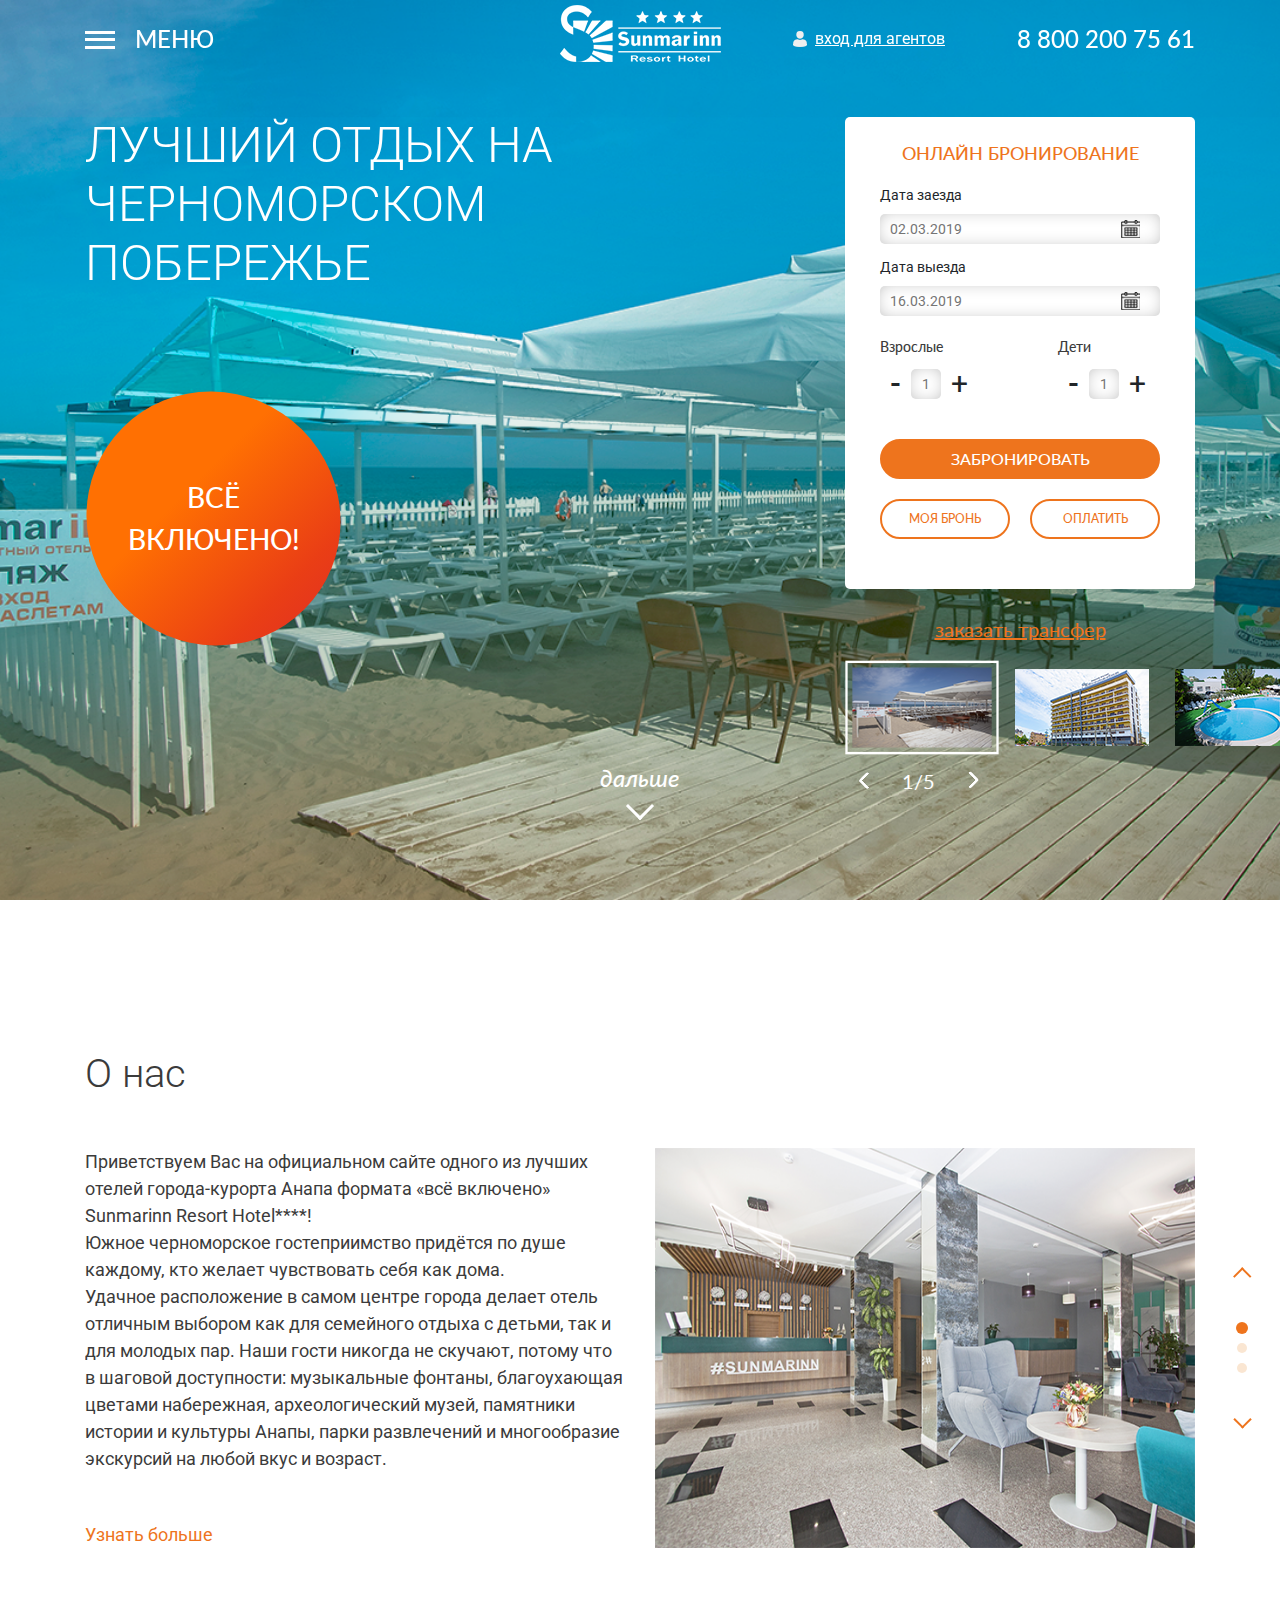
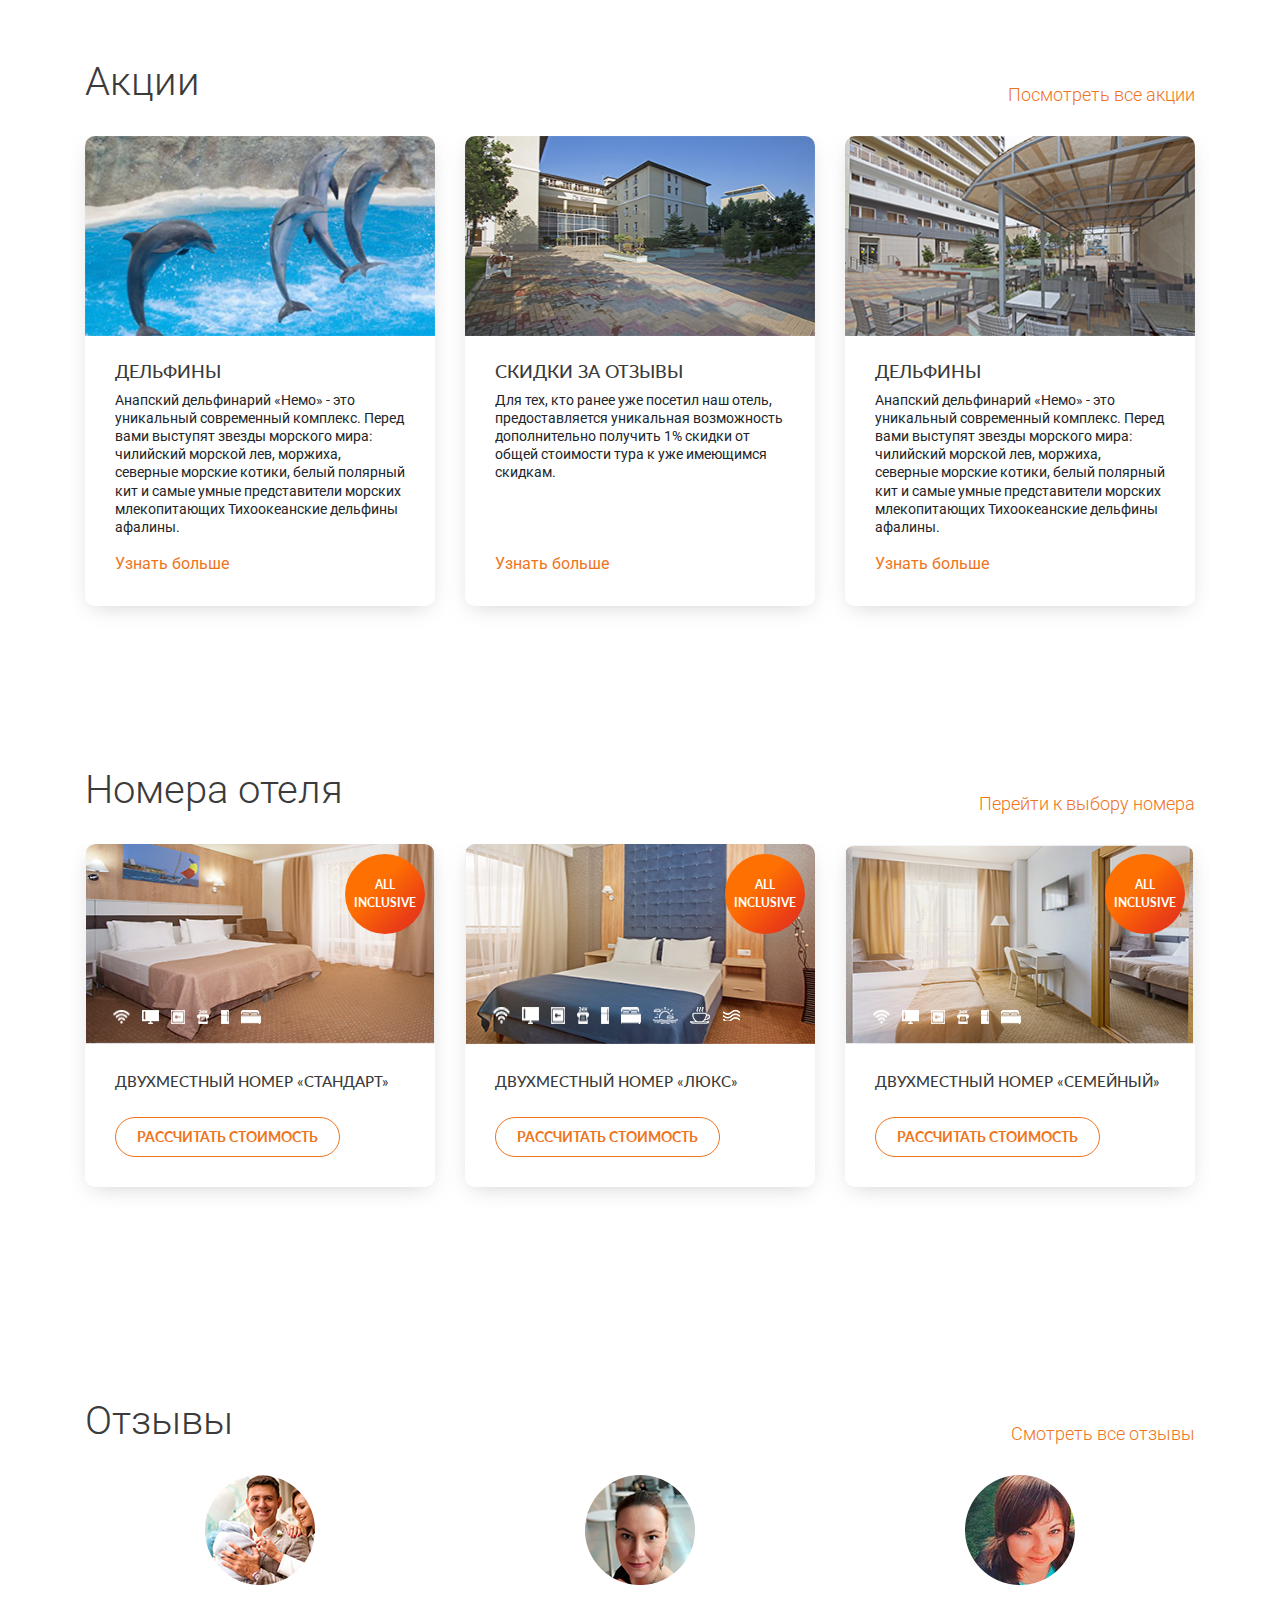
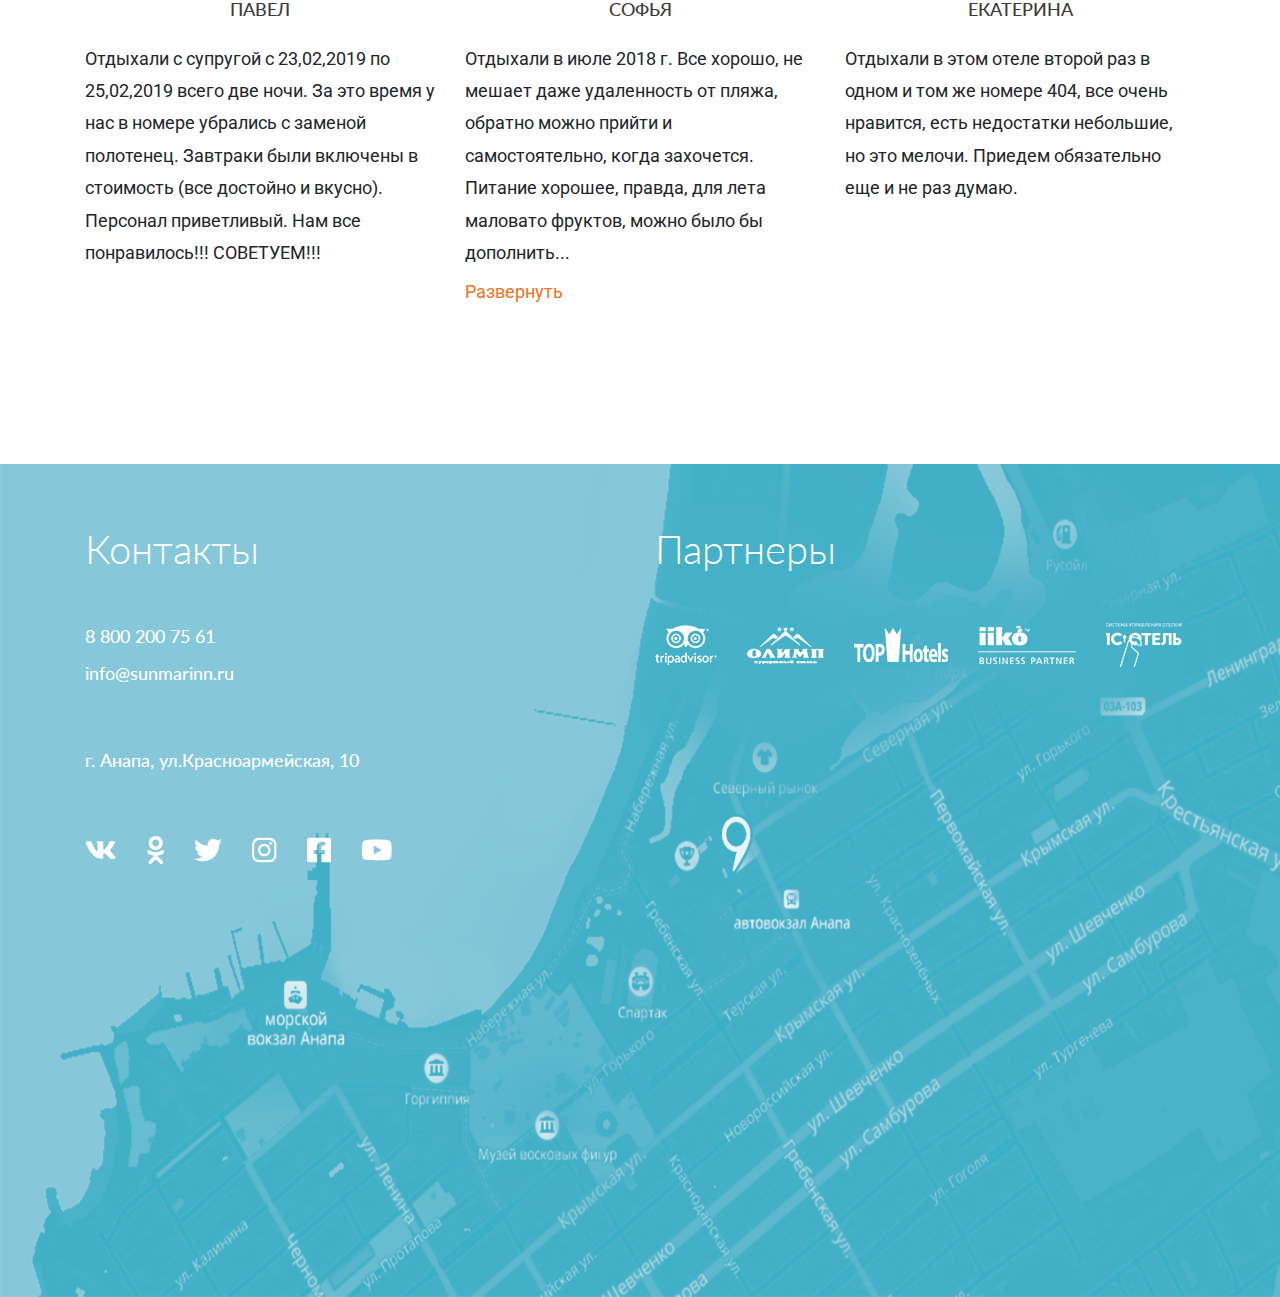
<file: index.html>
<!DOCTYPE html>
<html lang="en">
<head>
    <meta charset="UTF-8">
    <meta name="viewport" content="width=device-width, initial-scale=1.0">
    <meta name="description" content="Sunmarinn, Отлель">
    <title>Sunmarinn</title>
    <!-- <link rel="shortcut icon" href="favicon.ico" type="image/x-icon"> -->
    <link rel="stylesheet" href="css/style.css">
</head>
<body>
    <header class="header">
        <div class="header-container">
            <div class="container">
                <section class="header__top row">
                    <div class="header__btns col-lg-5 col-md-4 col-2">
                        <div class="header__menu_open">
                            <div class="header__menu_btn">
                                <span></span>
                            </div>
                            <div class="header__menu_text">МЕНЮ</div>
                        </div>
                        <div class="header__menu_close">
                            <div class="close-btn">×</div>
                        </div>
                    </div>
                    <div class="header__top_right col-lg-7 col-md-8 col-10">
                        <div class="header__logo">
                            <img class="header-logo-white" src="./assets/header/logo.png" alt="logo">
                            <img class="header-logo-orange" src="./assets/header/logo-orange.png" alt="logo">
                        </div>
                        <div class="header__enter">
                            <img class="enter__img_white" src="./assets/header/user.png" alt="user-icon">
                            <img class="enter__img_orange" src="./assets/header/user-orange.png" alt="user-icon">
                            <span class="enter__text">вход для агентов</span>
                        </div>
                        <div class="header__phone"><a href="tel:88002007561">8 800 200 75 61</a></div>
                    </div>
                </section>
                <section class="header__menu row">
                    <div class="menu__left col-lg-7 col-md-6">
                        <div class="row">
                            <div class="col-lg-4 col-md-12">
                                <ul class="menu__list">
                                    <h3 class="list__title"><a href="./pages/about.html">Об отеле</a></h3>
                                    <li class="list__item"><a href="./pages/about.html" target="_blanck">Заселение в отель</a></li>
                                    <li class="list__item"><a href="./pages/about.html" target="_blanck">Видеогалерея</a></li>
                                    <li class="list__item"><a href="./pages/about.html" target="_blanck">Онлайн веб-камера</a></li>
                                    <li class="list__item"><a href="./pages/about.html" target="_blanck">Карта отеля</a></li>
                                    <li class="list__item"><a href="./pages/about.html" target="_blanck">Правила проживания</a></li>
                                    <li class="list__item"><a href="./pages/about.html" target="_blanck">Система «Всё включено»</a></li>
                                    <li class="list__item"><a href="./pages/about.html" target="_blanck">Акции, анонсы, скидки</a></li>
                                    <li class="list__item"><a href="./pages/about.html" target="_blanck">Программа анимации</a></li>
                                    <li class="list__item"><a href="./pages/about.html" target="_blanck">Отзывы об отеле</a></li>
                                    <li class="list__item"><a href="./pages/about.html" target="_blanck">Вакансии</a></li>
                                    <li class="list__item"><a href="./pages/about.html" target="_blanck">Контактная информация</a></li>
                                    <li class="list__item"><a href="./pages/about.html" target="_blanck">Пожаловаться-похвалить</a></li>
                                    <li class="list__item"><a href="./pages/about.html" target="_blanck">Документы</a></li>
                                </ul>
                                <ul class="menu__list">
                                    <h3 class="list__title"><a href="./pages/services.html">Услуги</a></h3>
                                    <li class="list__item"><a href="./pages/services.html" target="_blanck">«Всё включено»</a></li>
                                    <li class="list__item"><a href="./pages/services.html" target="_blanck">Платные услуги</a></li>
                                    <li class="list__item"><a href="./pages/services.html" target="_blanck">Конгресс-центр</a></li>
                                    <li class="list__item"><a href="./pages/services.html" target="_blanck">Услуги трансфера</a></li>
                                </ul>
                            </div>
                            <div class="col-lg-5 col-md-12">
                                <ul class="menu__list">
                                    <h3 class="list__title"><a href="./pages/numbers.html">НОМЕРА И ЦЕНЫ</a></h3>
                                    <li class="list__item"><a href="./pages/number.html" target="_blanck">2-х местный «Стандарт»</a></li>
                                    <li class="list__item"><a href="./pages/number.html" target="_blanck">2-х местный «Стандарт» (2-й корпус)</a></li>
                                    <li class="list__item"><a href="./pages/number.html" target="_blanck">2-х местный «Стандарт» с видом на море</a></li>
                                    <li class="list__item"><a href="./pages/number.html" target="_blanck">3-х местный «Стандарт»</a></li>
                                    <li class="list__item"><a href="./pages/number.html" target="_blanck">4-х местный «Семейный» 1 корпус</a></li>
                                    <li class="list__item"><a href="./pages/number.html" target="_blanck">4-х местный «Семейный» 2 корпус</a></li>
                                    <li class="list__item"><a href="./pages/number.html" target="_blanck">2-х местный «Студия»</a></li>
                                    <li class="list__item"><a href="./pages/number.html" target="_blanck">2-х местный «Люкс»</a></li>
                                </ul>
                                <ul class="menu__list">
                                    <h3 class="list__title"><a href="./pages/restaurant.html">РЕСТОРАН, КАФЕ-БАР</a></h3>
                                    <li class="list__item"><a href="./pages/restaurant.html" target="_blanck">Система «Всё включено»</a></li>
                                    <li class="list__item"><a href="./pages/restaurant.html" target="_blanck">Ресторан «GreenDuck»</a></li>
                                    <li class="list__item"><a href="./pages/restaurant.html" target="_blanck">Лобби-бар</a></li>
                                    <li class="list__item"><a href="./pages/restaurant.html" target="_blanck">Ресторан «Высота»</a></li>
                                    <li class="list__item"><a href="./pages/restaurant.html" target="_blanck">Караоке бар «Five Notes»</a></li>
                                </ul>
                                <ul class="menu__list">
                                    <h3 class="list__title"><a href="./pages/entertainment.html">ДОСУГ, РАЗВЛЕЧЕНИЯ</a></h3>
                                    <li class="list__item"><a href="./pages/entertainment.html" target="_blanck">Анимация</a></li>
                                    <li class="list__item"><a href="./pages/entertainment.html" target="_blanck">Экскурсии</a></li>
                                </ul>
                            </div>
                            <div class="col-lg-3 col-md-12">
                                <ul class="menu__list">
                                    <h3 class="list__title"><a href="./pages/beach.html">Пляж, Бассейны</a></h3>
                                    <li class="list__item"><a href="./pages/beach.html" target="_blanck">Пляж</a></li>
                                    <li class="list__item"><a href="./pages/beach.html" target="_blanck">Бассейн для взрослых</a></li>
                                    <li class="list__item"><a href="./pages/beach.html" target="_blanck">Детский бассейн</a></li>
                                </ul>
                                <ul class="menu__list">
                                    <h3 class="list__title"><a href="./pages/entertainment.html">ДЛЯ ДЕТЕЙ</a></h3>
                                    <li class="list__item"><a href="./pages/entertainment.html" target="_blanck">Анимация</a></li>
                                    <li class="list__item"><a href="./pages/entertainment.html" target="_blanck">Игровая комната</a></li>
                                    <li class="list__item"><a href="./pages/entertainment.html" target="_blanck">Кинозал</a></li>
                                    <li class="list__item"><a href="./pages/entertainment.html" target="_blanck">Детская площадка</a></li>
                                </ul>
                                <ul class="menu__list">
                                    <h3 class="list__title"><a href="./pages/photogalerey.html">Фотогалерея</a></h3>
                                    <li class="list__item"><a href="./pages/photogalerey.html" target="_blanck">Номерной фонд</a></li>
                                    <li class="list__item"><a href="./pages/photogalerey.html" target="_blanck">Территория отеля</a></li>
                                    <li class="list__item"><a href="./pages/photogalerey.html" target="_blanck">Анимация</a></li>
                                    <li class="list__item"><a href="./pages/photogalerey.html" target="_blanck">Ресторан, кафе, бар</a></li>
                                    <li class="list__item"><a href="./pages/photogalerey.html" target="_blanck">Инфраструктура</a></li>
                                    <li class="list__item"><a href="./pages/photogalerey.html" target="_blanck">Конференц-зал</a></li>
                                    <li class="list__item"><a href="./pages/photogalerey.html" target="_blanck">Бассейны</a></li>
                                    <li class="list__item"><a href="./pages/photogalerey.html" target="_blanck">Пляж</a></li>
                                </ul>
                            </div>
                            <div class="col-md-12 tablet-menu">
                                <ul class="menu__list">
                                    <h3 class="list__title">Забронировать</h3>
                                </ul>
                                <ul class="menu__list"><h3 class="list__title">Моя бронь</h3></ul>
                                <ul class="menu__list"><h3 class="list__title">Оплатить</h3></ul>
                                <ul class="menu__list"><h3 class="list__title">Заказать трансфер</h3></ul>
                            </div>
                        </div>
                    </div>
                    <div class="menu__right col-lg-5 col-md-6">
                        <div class="menu__room">
                            <div class="room__img">
                                <div class="room__icons">
                                    <img src="./assets/header/wifi.png" alt="wifi">
                                    <img src="./assets/header/tv.png" alt="tv">
                                    <img src="./assets/header/safe.png" alt="safe">
                                    <img src="./assets/header/fax.png" alt="fax">
                                    <img src="./assets/header/holod.png" alt="holoh">
                                    <img src="./assets/header/badroom.png" alt="badroom">
                                </div>
                                <div class="room__name">ДВУХМЕСТНЫЙ НОМЕР «СТАНДАРТ»</div>
                            </div>
                            <button type="button" class="room__btn">РАССЧИТАТЬ СТОИМОСТЬ</button>
                        </div>
                        <div class="menu__contacts row">
                            <div class="col-lg-6 col-md-12">
                                <div class="contact__title">Контакты</div>
                                <div class="contact__num">
                                    <a href="tel:88002007561">8 800 200 75 61</a>
                                </div>
                                <div class="contact__mes">
                                    <a href="#">
                                        <svg role="img" xmlns="http://www.w3.org/2000/svg" viewBox="0 0 448 512">
                                            <path fill="black" d="M224 122.8c-72.7 0-131.8 59.1-131.9 131.8 0 24.9 7 49.2 20.2 70.1l3.1 5-13.3 48.6 49.9-13.1 4.8 2.9c20.2 12 43.4 18.4 67.1 18.4h.1c72.6 0 133.3-59.1 133.3-131.8 0-35.2-15.2-68.3-40.1-93.2-25-25-58-38.7-93.2-38.7zm77.5 188.4c-3.3 9.3-19.1 17.7-26.7 18.8-12.6 1.9-22.4.9-47.5-9.9-39.7-17.2-65.7-57.2-67.7-59.8-2-2.6-16.2-21.5-16.2-41s10.2-29.1 13.9-33.1c3.6-4 7.9-5 10.6-5 2.6 0 5.3 0 7.6.1 2.4.1 5.7-.9 8.9 6.8 3.3 7.9 11.2 27.4 12.2 29.4s1.7 4.3.3 6.9c-7.6 15.2-15.7 14.6-11.6 21.6 15.3 26.3 30.6 35.4 53.9 47.1 4 2 6.3 1.7 8.6-1 2.3-2.6 9.9-11.6 12.5-15.5 2.6-4 5.3-3.3 8.9-2 3.6 1.3 23.1 10.9 27.1 12.9s6.6 3 7.6 4.6c.9 1.9.9 9.9-2.4 19.1zM400 32H48C21.5 32 0 53.5 0 80v352c0 26.5 21.5 48 48 48h352c26.5 0 48-21.5 48-48V80c0-26.5-21.5-48-48-48zM223.9 413.2c-26.6 0-52.7-6.7-75.8-19.3L64 416l22.5-82.2c-13.9-24-21.2-51.3-21.2-79.3C65.4 167.1 136.5 96 223.9 96c42.4 0 82.2 16.5 112.2 46.5 29.9 30 47.9 69.8 47.9 112.2 0 87.4-72.7 158.5-160.1 158.5z"</path>
                                        </svg>
                                    </a>
                                    <a href="#">
                                        <svg role="img" xmlns="http://www.w3.org/2000/svg" viewBox="0 0 512 512">
                                            <path fill="black" d="M444 49.9C431.3 38.2 379.9.9 265.3.4c0 0-135.1-8.1-200.9 52.3C27.8 89.3 14.9 143 13.5 209.5c-1.4 66.5-3.1 191.1 117 224.9h.1l-.1 51.6s-.8 20.9 13 25.1c16.6 5.2 26.4-10.7 42.3-27.8 8.7-9.4 20.7-23.2 29.8-33.7 82.2 6.9 145.3-8.9 152.5-11.2 16.6-5.4 110.5-17.4 125.7-142 15.8-128.6-7.6-209.8-49.8-246.5zM457.9 287c-12.9 104-89 110.6-103 115.1-6 1.9-61.5 15.7-131.2 11.2 0 0-52 62.7-68.2 79-5.3 5.3-11.1 4.8-11-5.7 0-6.9.4-85.7.4-85.7-.1 0-.1 0 0 0-101.8-28.2-95.8-134.3-94.7-189.8 1.1-55.5 11.6-101 42.6-131.6 55.7-50.5 170.4-43 170.4-43 96.9.4 143.3 29.6 154.1 39.4 35.7 30.6 53.9 103.8 40.6 211.1zm-139-80.8c.4 8.6-12.5 9.2-12.9.6-1.1-22-11.4-32.7-32.6-33.9-8.6-.5-7.8-13.4.7-12.9 27.9 1.5 43.4 17.5 44.8 46.2zm20.3 11.3c1-42.4-25.5-75.6-75.8-79.3-8.5-.6-7.6-13.5.9-12.9 58 4.2 88.9 44.1 87.8 92.5-.1 8.6-13.1 8.2-12.9-.3zm47 13.4c.1 8.6-12.9 8.7-12.9.1-.6-81.5-54.9-125.9-120.8-126.4-8.5-.1-8.5-12.9 0-12.9 73.7.5 133 51.4 133.7 139.2zM374.9 329v.2c-10.8 19-31 40-51.8 33.3l-.2-.3c-21.1-5.9-70.8-31.5-102.2-56.5-16.2-12.8-31-27.9-42.4-42.4-10.3-12.9-20.7-28.2-30.8-46.6-21.3-38.5-26-55.7-26-55.7-6.7-20.8 14.2-41 33.3-51.8h.2c9.2-4.8 18-3.2 23.9 3.9 0 0 12.4 14.8 17.7 22.1 5 6.8 11.7 17.7 15.2 23.8 6.1 10.9 2.3 22-3.7 26.6l-12 9.6c-6.1 4.9-5.3 14-5.3 14s17.8 67.3 84.3 84.3c0 0 9.1.8 14-5.3l9.6-12c4.6-6 15.7-9.8 26.6-3.7 14.7 8.3 33.4 21.2 45.8 32.9 7 5.7 8.6 14.4 3.8 23.6z"></path>
                                        </svg>
                                    </a>
                                    <a href="#">
                                        <svg role="img" xmlns="http://www.w3.org/2000/svg" viewBox="0 0 448 512">
                                            <path fill="black" d="M446.7 98.6l-67.6 318.8c-5.1 22.5-18.4 28.1-37.3 17.5l-103-75.9-49.7 47.8c-5.5 5.5-10.1 10.1-20.7 10.1l7.4-104.9 190.9-172.5c8.3-7.4-1.8-11.5-12.9-4.1L117.8 284 16.2 252.2c-22.1-6.9-22.5-22.1 4.6-32.7L418.2 66.4c18.4-6.9 34.5 4.1 28.5 32.2z"></path>
                                        </svg>
                                    </a>
                                </div>
                                <div class="contact__email">
                                    <a href="mailto:info@sunmarinn.ru">info@sunmarinn.ru</a></div>
                                <div class="contact__addres">г. Анапа, ул.Красноармейская, 10</div>
                            </div>
                            <div class="col-lg-6 col-md-12">
                                <div class="contact__title">МЫ В СОЦИАЛЬНЫЙ СЕТЯХ:</div>
                                <div class="contact__soc">
                                    <a href="#">
                                        <svg role="img" xmlns="http://www.w3.org/2000/svg" viewBox="0 0 576 512">
                                            <path fill="black" d="M545 117.7c3.7-12.5 0-21.7-17.8-21.7h-58.9c-15 0-21.9 7.9-25.6 16.7 0 0-30 73.1-72.4 120.5-13.7 13.7-20 18.1-27.5 18.1-3.7 0-9.4-4.4-9.4-16.9V117.7c0-15-4.2-21.7-16.6-21.7h-92.6c-9.4 0-15 7-15 13.5 0 14.2 21.2 17.5 23.4 57.5v86.8c0 19-3.4 22.5-10.9 22.5-20 0-68.6-73.4-97.4-157.4-5.8-16.3-11.5-22.9-26.6-22.9H38.8c-16.8 0-20.2 7.9-20.2 16.7 0 15.6 20 93.1 93.1 195.5C160.4 378.1 229 416 291.4 416c37.5 0 42.1-8.4 42.1-22.9 0-66.8-3.4-73.1 15.4-73.1 8.7 0 23.7 4.4 58.7 38.1 40 40 46.6 57.9 69 57.9h58.9c16.8 0 25.3-8.4 20.4-25-11.2-34.9-86.9-106.7-90.3-111.5-8.7-11.2-6.2-16.2 0-26.2.1-.1 72-101.3 79.4-135.6z"></path>
                                        </svg>
                                    </a>
                                    <a href="#">
                                        <svg role="img" height="22" xmlns="http://www.w3.org/2000/svg" viewBox="0 0 320 512">
                                            <path fill="black" d="M275.1 334c-27.4 17.4-65.1 24.3-90 26.9l20.9 20.6 76.3 76.3c27.9 28.6-17.5 73.3-45.7 45.7-19.1-19.4-47.1-47.4-76.3-76.6L84 503.4c-28.2 27.5-73.6-17.6-45.4-45.7 19.4-19.4 47.1-47.4 76.3-76.3l20.6-20.6c-24.6-2.6-62.9-9.1-90.6-26.9-32.6-21-46.9-33.3-34.3-59 7.4-14.6 27.7-26.9 54.6-5.7 0 0 36.3 28.9 94.9 28.9s94.9-28.9 94.9-28.9c26.9-21.1 47.1-8.9 54.6 5.7 12.4 25.7-1.9 38-34.5 59.1zM30.3 129.7C30.3 58 88.6 0 160 0s129.7 58 129.7 129.7c0 71.4-58.3 129.4-129.7 129.4s-129.7-58-129.7-129.4zm66 0c0 35.1 28.6 63.7 63.7 63.7s63.7-28.6 63.7-63.7c0-35.4-28.6-64-63.7-64s-63.7 28.6-63.7 64z"></path>
                                        </svg>
                                    </a>
                                    <a href="#">
                                        <svg role="img" xmlns="http://www.w3.org/2000/svg" viewBox="0 0 512 512">
                                            <path fill="black" d="M459.37 151.716c.325 4.548.325 9.097.325 13.645 0 138.72-105.583 298.558-298.558 298.558-59.452 0-114.68-17.219-161.137-47.106 8.447.974 16.568 1.299 25.34 1.299 49.055 0 94.213-16.568 130.274-44.832-46.132-.975-84.792-31.188-98.112-72.772 6.498.974 12.995 1.624 19.818 1.624 9.421 0 18.843-1.3 27.614-3.573-48.081-9.747-84.143-51.98-84.143-102.985v-1.299c13.969 7.797 30.214 12.67 47.431 13.319-28.264-18.843-46.781-51.005-46.781-87.391 0-19.492 5.197-37.36 14.294-52.954 51.655 63.675 129.3 105.258 216.365 109.807-1.624-7.797-2.599-15.918-2.599-24.04 0-57.828 46.782-104.934 104.934-104.934 30.213 0 57.502 12.67 76.67 33.137 23.715-4.548 46.456-13.32 66.599-25.34-7.798 24.366-24.366 44.833-46.132 57.827 21.117-2.273 41.584-8.122 60.426-16.243-14.292 20.791-32.161 39.308-52.628 54.253z"></path>
                                        </svg>
                                    </a>
                                    <a href="#">
                                        <svg role="img" xmlns="http://www.w3.org/2000/svg" viewBox="0 0 448 512">
                                            <path fill="black" d="M224.1 141c-63.6 0-114.9 51.3-114.9 114.9s51.3 114.9 114.9 114.9S339 319.5 339 255.9 287.7 141 224.1 141zm0 189.6c-41.1 0-74.7-33.5-74.7-74.7s33.5-74.7 74.7-74.7 74.7 33.5 74.7 74.7-33.6 74.7-74.7 74.7zm146.4-194.3c0 14.9-12 26.8-26.8 26.8-14.9 0-26.8-12-26.8-26.8s12-26.8 26.8-26.8 26.8 12 26.8 26.8zm76.1 27.2c-1.7-35.9-9.9-67.7-36.2-93.9-26.2-26.2-58-34.4-93.9-36.2-37-2.1-147.9-2.1-184.9 0-35.8 1.7-67.6 9.9-93.9 36.1s-34.4 58-36.2 93.9c-2.1 37-2.1 147.9 0 184.9 1.7 35.9 9.9 67.7 36.2 93.9s58 34.4 93.9 36.2c37 2.1 147.9 2.1 184.9 0 35.9-1.7 67.7-9.9 93.9-36.2 26.2-26.2 34.4-58 36.2-93.9 2.1-37 2.1-147.8 0-184.8zM398.8 388c-7.8 19.6-22.9 34.7-42.6 42.6-29.5 11.7-99.5 9-132.1 9s-102.7 2.6-132.1-9c-19.6-7.8-34.7-22.9-42.6-42.6-11.7-29.5-9-99.5-9-132.1s-2.6-102.7 9-132.1c7.8-19.6 22.9-34.7 42.6-42.6 29.5-11.7 99.5-9 132.1-9s102.7-2.6 132.1 9c19.6 7.8 34.7 22.9 42.6 42.6 11.7 29.5 9 99.5 9 132.1s2.7 102.7-9 132.1z"></path>
                                        </svg>
                                    </a>
                                    <a href="#">
                                        <svg role="img" xmlns="http://www.w3.org/2000/svg" viewBox="0 0 448 512">
                                            <path fill="black" d="M400 32H48A48 48 0 0 0 0 80v352a48 48 0 0 0 48 48h137.25V327.69h-63V256h63v-54.64c0-62.15 37-96.48 93.67-96.48 27.14 0 55.52 4.84 55.52 4.84v61h-31.27c-30.81 0-40.42 19.12-40.42 38.73V256h68.78l-11 71.69h-57.78V480H400a48 48 0 0 0 48-48V80a48 48 0 0 0-48-48z"></path>
                                        </svg>
                                    </a>
                                    <a href="#">
                                        <svg role="img" xmlns="http://www.w3.org/2000/svg" viewBox="0 0 576 512">
                                            <path fill="black" d="M549.655 124.083c-6.281-23.65-24.787-42.276-48.284-48.597C458.781 64 288 64 288 64S117.22 64 74.629 75.486c-23.497 6.322-42.003 24.947-48.284 48.597-11.412 42.867-11.412 132.305-11.412 132.305s0 89.438 11.412 132.305c6.281 23.65 24.787 41.5 48.284 47.821C117.22 448 288 448 288 448s170.78 0 213.371-11.486c23.497-6.321 42.003-24.171 48.284-47.821 11.412-42.867 11.412-132.305 11.412-132.305s0-89.438-11.412-132.305zm-317.51 213.508V175.185l142.739 81.205-142.739 81.201z"></path>
                                        </svg>
                                    </a>
                                </div>
                            </div>
                        </div>
                    </div>
                </section>
            </div>
            <div class="menu__table-enter">
                <div class="container">
                    <div class="header__enter">
                        <img class="enter__img_white" src="./assets/header/user.png" alt="user-icon">
                        <img class="enter__img_orange" src="./assets/header/user-orange.png" alt="user-icon">
                        <span class="enter__text">вход для агентов</span>
                    </div>
                </div>
            </div>
        </div>
        <section class="banner">
            <div class="container">
                <div class="row banner__top">
                    <div class="banner__left col-lg-6 col-md-6 col-12">
                        <h1>ЛУЧШИЙ ОТДЫХ НА ЧЕРНОМОРСКОМ ПОБЕРЕЖЬЕ</h1>
                        <div class="banner__all">
                            <span>ВСЁ<br>ВКЛЮЧЕНО!</span>
                        </div>
                    </div>
                    <div class="banner__right col-lg-6 col-md-6">
                        <form class="banner__form" action="">
                            <h3>ОНЛАЙН БРОНИРОВАНИЕ</h3>
                            <label for="in">Дата заезда</label>
                            <div class="input-datetime">
                                <input type="datetime" placeholder="02.03.2019" name="in" id="in">
                            </div>
                            <label for="out">Дата выезда</label>
                            <div class="input-datetime">
                                <input type="datetime" placeholder="16.03.2019" name="out" id="out">
                            </div>
                            <div class="form__people">
                                <div class="adults">
                                    <span>Взрослые</span>
                                    <div class="counter">
                                        <div class="minus">-</div>
                                        <input type="text" placeholder="1" name="1" id="adults">
                                        <div class="plus">+</div>
                                    </div>
                                </div>
                                <div class="childs">
                                    <span>Дети</span>
                                    <div class="counter">
                                        <div class="minus">-</div>
                                        <input type="text" placeholder="1" name="1" id="childs">
                                        <div class="plus">+</div>
                                    </div>
                                </div>
                            </div>
                            <div class="form__btns">
                                <button type="submit">ЗАБРОНИРОВАТЬ</button>
                                <div class="dop-btns">
                                    <button type="button">МОЯ БРОНЬ</button>
                                    <button type="button">ОПЛАТИТЬ</button>
                                </div>
                            </div>
                        </form>
                        <a href="#" class="book-transfer">заказать трансфер</a>
                        <div class="banner__slider">
                            <div class="slider__body">
                                <div data-num="1" data-img="./assets/banner-slider/banner-bg-1.png" class="slider__item active">
                                    <img src="./assets/banner-slider/slider-min-1.png" alt="1">
                                </div>
                                <div data-num="2" data-img="./assets/banner-slider/banner-bg-2.png" class="slider__item">
                                    <img src="./assets/banner-slider/slider-min-2.png" alt="2">
                                </div>
                                <div data-num="3" data-img="./assets/banner-slider/banner-bg-3.png" class="slider__item">
                                    <img src="./assets/banner-slider/slider-min-3.png" alt="3">
                                </div>
                                <div data-num="4" data-img="./assets/banner-slider/banner-bg-1.png" class="slider__item">
                                    <img src="./assets/banner-slider/slider-min-3.png" alt="4">
                                </div>
                                <div data-num="5" data-img="./assets/banner-slider/banner-bg-3.png" class="slider__item">
                                    <img src="./assets/banner-slider/slider-min-3.png" alt="5">
                                </div>
                            </div>
                            <div class="slider__controls">
                                <div class="controls__item left"></div>
                                <div class="controls__info">
                                    <span class="current">1</span>/<span class="total">5</span>
                                </div>
                                <div class="controls__item right"></div>
                            </div>
                        </div>
                    </div>
                </div>
                <div class="banner__further">
                    <span>дальше</span>
                    <span>вниз</span>
                    <div class="further__arrow"></div>
                </div>
            </div>
            <div class="controls__item left"></div>
            <div class="controls__item right"></div>
        </section>
    </header>
    <main class="main">
        <div class="container">
            <section class="mobile-form">
                <form class="banner__form" action="">
                    <h3>ОНЛАЙН БРОНИРОВАНИЕ</h3>
                    <label for="in">Дата заезда</label>
                    <div class="input-datetime">
                        <input type="datetime" placeholder="02.03.2019" name="in" id="in">
                    </div>
                    <label for="out">Дата выезда</label>
                    <div class="input-datetime">
                        <input type="datetime" placeholder="16.03.2019" name="out" id="out">
                    </div>
                    <div class="form__people">
                        <div class="adults">
                            <span>Взрослые</span>
                            <div class="counter">
                                <div class="minus">-</div>
                                <input type="text" placeholder="1" name="1" id="adults">
                                <div class="plus">+</div>
                            </div>
                        </div>
                        <div class="childs">
                            <span>Дети</span>
                            <div class="counter">
                                <div class="minus">-</div>
                                <input type="text" placeholder="1" name="1" id="childs">
                                <div class="plus">+</div>
                            </div>
                        </div>
                    </div>
                    <div class="form__btns">
                        <button type="submit">ЗАБРОНИРОВАТЬ</button>
                        <div class="dop-btns">
                            <button type="button">МОЯ БРОНЬ</button>
                            <button type="button">ОПЛАТИТЬ</button>
                            <button type="button">ЗАКАЗАТЬ ТРАНСФЕР</button>
                        </div>
                    </div>
                </form>
            </section>
            <section class="about-us">
                <h1 class="sections__title">О нас</h1>
                <div class="about__slider">
                    <div class="about__slider_items">
                        <div class="about__slider_item row">
                            <div class="item__text col-lg-6 col-md-6">
                                <p>Приветствуем Вас на официальном сайте одного из лучших отелей города-курорта Анапа формата «всё включено» 
                                Sunmarinn Resort Hotel****!<br> Южное черноморское гостеприимство придётся по душе каждому, кто желает 
                                чувствовать себя как дома.<br> Удачное расположение в самом центре города делает отель отличным выбором как для 
                                семейного отдыха с детьми, так и для молодых пар. Наши гости никогда не скучают, потому что в шаговой доступности:
                                музыкальные фонтаны, благоухающая цветами набережная, археологический музей, памятники истории и культуры Анапы,
                                парки развлечений и многообразие экскурсий на любой вкус и возраст.</p>
                                <a href="#">Узнать больше</a>
                            </div>
                            <div class="item__img col-lg-6 col-md-6" >
                                <img src="./assets/about-us/about-us.png" alt="new">
                            </div>
                        </div>
                        <div class="about__slider_item row">
                            <div class="item__text col-lg-6 col-md-6">
                                Приветствуем Вас на официальном сайте одного из лучших отелей города-курорта Анапа формата «всё включено» 
                                Sunmarinn Resort Hotel****! Южное черноморское гостеприимство придётся по душе каждому, кто желает 
                                чувствовать себя как дома. Удачное расположение в самом центре города делает отель отличным выбором как для 
                                семейного отдыха с детьми, так и для молодых пар. Наши гости никогда не скучают, потому что в шаговой доступности:
                                музыкальные фонтаны, благоухающая цветами набережная, археологический музей, памятники истории и культуры Анапы,
                                парки развлечений и многообразие экскурсий на любой вкус и возраст.
                                <a href="#">Узнать больше</a>
                            </div>
                            <div class="item__img col-lg-6 col-md-6" >
                                <img src="./assets/about-us/about-us.png" alt="new">
                            </div>
                        </div>
                        <div class="about__slider_item row">
                            <div class="item__text col-lg-6 col-md-6">
                                Приветствуем Вас на официальном сайте одного из лучших отелей города-курорта Анапа формата «всё включено» 
                                Sunmarinn Resort Hotel****! Южное черноморское гостеприимство придётся по душе каждому, кто желает 
                                чувствовать себя как дома. Удачное расположение в самом центре города делает отель отличным выбором как для 
                                семейного отдыха с детьми, так и для молодых пар. Наши гости никогда не скучают, потому что в шаговой доступности:
                                музыкальные фонтаны, благоухающая цветами набережная, археологический музей, памятники истории и культуры Анапы,
                                парки развлечений и многообразие экскурсий на любой вкус и возраст.
                                <a href="#">Узнать больше</a>
                            </div>
                            <div class="item__img col-lg-6 col-md-6" >
                                <img src="./assets/about-us/about-us.png" alt="new">
                            </div>
                        </div>
                    </div>
                    <div class="about__slider_controls">
                        <div class="about__controls top"></div>
                        <div class="about__controls_nav"></div>
                        <div class="about__controls bottom"></div>
                    </div>
                </div>
            </section>
            <section class="stocks">
                <h1 class="sections__title">Акции <a href="#">Посмотреть все акции</a></h1>
                <div class="stocks__slider row">
                    <div class="stocks__slider_item active col-lg-4 col-md-4 col-12" data-num="1">
                        <img src="./assets/stocks/stocks-1.png" alt="stocks/stocks-1">
                        <img class="stocks__img-min" src="./assets/stocks/stocks-mobile-1.png" alt="stocks/stocks-mobile-1">
                        <div class="stocks__slider_info">
                            <div>
                                <h3>дельфины</h3>
                                <p>Анапский дельфинарий «Немо» - это уникальный современный комплекс. 
                                    Перед вами выступят звезды морского мира: чилийский морской лев, 
                                    моржиха, северные морские котики, белый полярный кит и самые умные 
                                    представители морских млекопитающих Тихоокеанские дельфины афалины.</p>
                                <p class="mobile-preview">
                                    Выступление уникальных морских животных в дельфинарии “Немо”
                                </p>
                            </div>
                            <a href="#">Узнать больше</a>
                        </div>
                    </div>
                    <div class="stocks__slider_item col-lg-4 col-md-4" data-num="2">
                        <img src="./assets/stocks/stocks-2.png" alt="stocks/stocks-2">
                        <img class="stocks__img-min" src="./assets/stocks/stocks-mobile-2.png" alt="stocks/stocks-mobile-2">
                        <div class="stocks__slider_info">
                            <div>
                                <h3>Скидки за отзывы</h3>
                                <p>Для тех, кто ранее уже посетил наш отель, предоставляется уникальная 
                                    возможность дополнительно получить 1% скидки от общей стоимости тура
                                    к уже имеющимся скидкам.</p>
                                <p class="mobile-preview">Уникальная возможность для тех кто останавливался в нашем отеле ранее</p>
                            </div>
                            <a href="#">Узнать больше</a>
                        </div>
                    </div>
                    <div class="stocks__slider_item col-lg-4 col-md-4 col-12" data-num="3">
                        <img src="./assets/stocks/stocks-3.png" alt="stocks/stocks-3">
                        <div class="stocks__slider_info">
                            <h3>дельфины</h3>
                            <p>Анапский дельфинарий «Немо» - это уникальный современный комплекс. 
                                Перед вами выступят звезды морского мира: чилийский морской лев,
                                моржиха, северные морские котики, белый полярный кит и самые умные 
                                представители морских млекопитающих Тихоокеанские дельфины афалины.</p>
                            <a href="#">Узнать больше</a>
                        </div>
                    </div>
                    <div class="stocks__slider_item col-lg-4 col-md-4 col-12" data-num="4">
                        <img src="./assets/stocks/stocks-1.png" alt="stocks/stocks-1">
                        <div class="stocks__slider_info">
                            <h3>дельфины</h3>
                            <p>Анапский дельфинарий «Немо» - это уникальный современный комплекс. 
                                Перед вами выступят звезды морского мира: чилийский морской лев, 
                                моржиха, северные морские котики, белый полярный кит и самые умные 
                                представители морских млекопитающих Тихоокеанские дельфины афалины.</p>
                            <a href="#">Узнать больше</a>
                        </div>
                    </div>
                    <div class="stocks__slider_item col-lg-4 col-md-4" data-num="5">
                        <img src="./assets/stocks/stocks-2.png" alt="stocks/stocks-2">
                        <div class="stocks__slider_info">
                            <div>
                                <h3>Скидки за отзывы</h3>
                                <p>Для тех, кто ранее уже посетил наш отель, предоставляется уникальная 
                                    возможность дополнительно получить 1% скидки от общей стоимости тура
                                    к уже имеющимся скидкам.</p>
                            </div>
                            <a href="#">Узнать больше</a>
                        </div>
                    </div>
                    <div class="stocks__slider_item col-lg-4 col-md-4" data-num="6">
                        <img src="./assets/stocks/stocks-3.png" alt="stocks/stocks-3">
                        <div class="stocks__slider_info">
                            <div>
                                <h3>дельфины</h3>
                                <p>Анапский дельфинарий «Немо» - это уникальный современный комплекс. 
                                    Перед вами выступят звезды морского мира: чилийский морской лев,
                                    моржиха, северные морские котики, белый полярный кит и самые умные 
                                    представители морских млекопитающих Тихоокеанские дельфины афалины.</p>
                            </div>
                            <a href="#">Узнать больше</a>
                        </div>
                    </div>
                </div>
                <div class="stocks__controls">
                    <div class="stocks__control left"></div>
                    <div class="stocks__control right"></div>
                </div>
                <div class="stocks__control left"></div>
                <div class="stocks__control right"></div>
                <a href="#" class="show-all">ПОКАЗАТЬ ВСЕ АКЦИИ</a>
            </section>
            <section class="numbers">
                <h1 class="sections__title">Номера отеля <a href="./pages/numbers.html">Перейти к выбору номера</a></h1>
                <div class="numbers__slider row">
                    <div class="numbers__slider_item col-lg-4 col-md-4 active" data-num="1">
                        <div class="numbers__img">
                            <img src="./assets/numbers/number-1.png" alt="numbers-1">
                            <div class="numbers__icons">
                                <img src="./assets/header/wifi.png" alt="wifi">
                                <img src="./assets/header/tv.png" alt="tv">
                                <img src="./assets/header/safe.png" alt="safe">
                                <img src="./assets/header/fax.png" alt="fax">
                                <img src="./assets/header/holod.png" alt="holoh">
                                <img src="./assets/header/badroom.png" alt="badroom">
                            </div>
                            <div class="banner__all">
                                <span>ALL<br> INCLUSIVE</span>
                            </div>
                        </div>
                        <div class="numbers__slider_info">
                            <h3>ДВУХМЕСТНЫЙ НОМЕР «СТАНДАРТ»</h3>
                            <a href="#">РАССЧИТАТЬ СТОИМОСТЬ</a>
                        </div>
                    </div>
                    <div class="numbers__slider_item col-lg-4 col-md-4" data-num="2">
                        <div class="numbers__img">
                            <img src="./assets/numbers/number-2.png" alt="numbers-2">
                            <div class="numbers__icons">
                                <img src="./assets/header/wifi.png" alt="wifi">
                                <img src="./assets/header/tv.png" alt="tv">
                                <img src="./assets/header/safe.png" alt="safe">
                                <img src="./assets/header/fax.png" alt="fax">
                                <img src="./assets/header/holod.png" alt="holoh">
                                <img src="./assets/header/badroom.png" alt="badroom">
                                <img src="./assets/header/sun.png" alt="sun">
                                <img src="./assets/header/coffe.png" alt="coffe">
                                <img src="./assets/header/wind.png" alt="wind">
                            </div>
                            <div class="banner__all">
                                <span>ALL<br> INCLUSIVE</span>
                            </div>
                        </div>
                        <div class="numbers__slider_info">
                            <h3>ДВУХМЕСТНЫЙ НОМЕР «ЛЮКС»</h3>
                            <a href="#">РАССЧИТАТЬ СТОИМОСТЬ</a>
                        </div>
                    </div>
                    <div class="numbers__slider_item col-lg-4 col-md-4" data-num="3">
                        <div class="numbers__img">
                            <img src="./assets/numbers/number-3.png" alt="numbers-3">
                            <div class="numbers__icons">
                                <img src="./assets/header/wifi.png" alt="wifi">
                                <img src="./assets/header/tv.png" alt="tv">
                                <img src="./assets/header/safe.png" alt="safe">
                                <img src="./assets/header/fax.png" alt="fax">
                                <img src="./assets/header/holod.png" alt="holoh">
                                <img src="./assets/header/badroom.png" alt="badroom">
                            </div>
                            <div class="banner__all">
                                <span>ALL<br> INCLUSIVE</span>
                            </div>
                        </div>
                        <div class="numbers__slider_info">
                            <h3>ДВУХМЕСТНЫЙ НОМЕР «Семейный»</h3>
                            <a href="#">РАССЧИТАТЬ СТОИМОСТЬ</a>
                        </div>
                    </div>
                    <div class="numbers__slider_item col-lg-4 col-md-4" data-num="4">
                        <div class="numbers__img">
                            <img src="./assets/numbers/number-1.png" alt="numbers-1">
                            <div class="numbers__icons">
                                <img src="./assets/header/wifi.png" alt="wifi">
                                <img src="./assets/header/tv.png" alt="tv">
                                <img src="./assets/header/safe.png" alt="safe">
                                <img src="./assets/header/fax.png" alt="fax">
                                <img src="./assets/header/holod.png" alt="holoh">
                                <img src="./assets/header/badroom.png" alt="badroom">
                            </div>
                            <div class="banner__all">
                                <span>ALL<br>INCLUSIVE</span>
                            </div>
                        </div>
                        <div class="numbers__slider_info">
                            <h3>ДВУХМЕСТНЫЙ НОМЕР «СТАНДАРТ»</h3>
                            <a href="#">РАССЧИТАТЬ СТОИМОСТЬ</a>
                        </div>
                    </div>
                    <div class="numbers__slider_item col-lg-4 col-md-4" data-num="5">
                        <div class="numbers__img">
                            <img src="./assets/numbers/number-2.png" alt="numbers-2">
                            <div class="numbers__icons">
                                <img src="./assets/header/wifi.png" alt="wifi">
                                <img src="./assets/header/tv.png" alt="tv">
                                <img src="./assets/header/safe.png" alt="safe">
                                <img src="./assets/header/fax.png" alt="fax">
                                <img src="./assets/header/holod.png" alt="holoh">
                                <img src="./assets/header/badroom.png" alt="badroom">
                            </div>
                            <div class="banner__all">
                                <span>ALL<br>INCLUSIVE</span>
                            </div>
                        </div>
                        <div class="numbers__slider_info">
                            <h3>ДВУХМЕСТНЫЙ НОМЕР «ЛЮКС»</h3>
                            <a href="#">РАССЧИТАТЬ СТОИМОСТЬ</a>
                        </div>
                    </div>
                    <div class="numbers__slider_item col-lg-4 col-md-4" data-num="6">
                        <div class="numbers__img">
                            <img src="./assets/numbers/number-3.png" alt="numbers-3">
                            <div class="numbers__icons">
                                <img src="./assets/header/wifi.png" alt="wifi">
                                <img src="./assets/header/tv.png" alt="tv">
                                <img src="./assets/header/safe.png" alt="safe">
                                <img src="./assets/header/fax.png" alt="fax">
                                <img src="./assets/header/holod.png" alt="holoh">
                                <img src="./assets/header/badroom.png" alt="badroom">
                            </div>
                            <div class="banner__all">
                                <span>ALL<br>INCLUSIVE</span>
                            </div>
                        </div>
                        <div class="numbers__slider_info">
                            <h3>ДВУХМЕСТНЫЙ НОМЕР «Семейный»</h3>
                            <a href="#">РАССЧИТАТЬ СТОИМОСТЬ</a>
                        </div>
                    </div>
                </div>
                <div class="numbers__controls">
                    <div class="numbers__control left"></div>
                    <div class="numbers__control right"></div>
                </div>
                <div class="numbers__control left"></div>
                <div class="numbers__control right"></div>
                <a href="#" class="show-all">ПОКАЗАТЬ ВСЕ НОМЕРА</a>
            </section>
            <section class="feedback">
                <h1 class="sections__title">Отзывы<a href="#">Смотреть все отзывы</a></h1>
                <div class="feedback__items row">
                    <div class="feedback_item col-lg-4 col-md-6">
                        <img src="./assets/feedback/feedback-1.png" alt="feedback/feedback-1">
                        <div class="feedback__info">
                            <h3>павел</h3>
                            <p>
                                Отдыхали с супругой с 23,02,2019 по 25,02,2019 всего две ночи. 
                                За это время у нас в номере убрались с заменой полотенец. 
                                Завтраки были включены в стоимость (все достойно и вкусно). 
                                Персонал приветливый. Нам все понравилось!!! СОВЕТУЕМ!!!</p>
                        </div>
                    </div>
                    <div class="feedback_item col-lg-4">
                        <img src="./assets/feedback/feedback-2.png" alt="feedback/feedback-2">
                        <div class="feedback__info">
                            <h3>Софья</h3>
                            <p>
                                Отдыхали в июле 2018 г. Все хорошо, не мешает даже удаленность от пляжа,
                                обратно можно прийти и самостоятельно, когда захочется. 
                                Питание хорошее, правда, для лета маловато фруктов, можно было бы дополнить...</p>
                            <a href="#">Развернуть</a>
                        </div>
                    </div>
                    <div class="feedback_item col-lg-4 col-md-6">
                        <img src="./assets/feedback/feedback-3.png" alt="feedback/feedback-3">
                        <div class="feedback__info">
                            <h3>Екатерина</h3>
                            <p>
                                Отдыхали в этом отеле второй раз в одном и том же номере 404, 
                                все очень нравится, есть недостатки небольшие, но это мелочи. 
                                Приедем обязательно еще  и не раз думаю.</p>
                        </div>
                    </div>
                </div>
                <a href="#" class="show-all">ПОКАЗАТЬ ВСЕ НОМЕРА</a>
            </section>
        </div>
    </main>
    <footer class="footer">
        <div class="container">
            <div class="row">
                <div class="footer__contacts col-lg-6 col-md-6 col-12">
                    <h2>Контакты</h2>
                    <div class="footer__info">
                        <a href="tel:88002007561">8 800 200 75 61</a>
                        <a href="mailto:info@sunmarinn.ru">info@sunmarinn.ru</a>
                        <p>г. Анапа, ул.Красноармейская, 10</p>
                        <div class="contact__soc">
                            <a href="#">
                                <svg role="img" xmlns="http://www.w3.org/2000/svg" viewBox="0 0 576 512">
                                    <path fill="white" d="M545 117.7c3.7-12.5 0-21.7-17.8-21.7h-58.9c-15 0-21.9 7.9-25.6 16.7 0 0-30 73.1-72.4 120.5-13.7 13.7-20 18.1-27.5 18.1-3.7 0-9.4-4.4-9.4-16.9V117.7c0-15-4.2-21.7-16.6-21.7h-92.6c-9.4 0-15 7-15 13.5 0 14.2 21.2 17.5 23.4 57.5v86.8c0 19-3.4 22.5-10.9 22.5-20 0-68.6-73.4-97.4-157.4-5.8-16.3-11.5-22.9-26.6-22.9H38.8c-16.8 0-20.2 7.9-20.2 16.7 0 15.6 20 93.1 93.1 195.5C160.4 378.1 229 416 291.4 416c37.5 0 42.1-8.4 42.1-22.9 0-66.8-3.4-73.1 15.4-73.1 8.7 0 23.7 4.4 58.7 38.1 40 40 46.6 57.9 69 57.9h58.9c16.8 0 25.3-8.4 20.4-25-11.2-34.9-86.9-106.7-90.3-111.5-8.7-11.2-6.2-16.2 0-26.2.1-.1 72-101.3 79.4-135.6z"></path>
                                </svg>
                            </a>
                            <a href="#">
                                <svg role="img" xmlns="http://www.w3.org/2000/svg" viewBox="0 0 320 512">
                                    <path fill="white" d="M275.1 334c-27.4 17.4-65.1 24.3-90 26.9l20.9 20.6 76.3 76.3c27.9 28.6-17.5 73.3-45.7 45.7-19.1-19.4-47.1-47.4-76.3-76.6L84 503.4c-28.2 27.5-73.6-17.6-45.4-45.7 19.4-19.4 47.1-47.4 76.3-76.3l20.6-20.6c-24.6-2.6-62.9-9.1-90.6-26.9-32.6-21-46.9-33.3-34.3-59 7.4-14.6 27.7-26.9 54.6-5.7 0 0 36.3 28.9 94.9 28.9s94.9-28.9 94.9-28.9c26.9-21.1 47.1-8.9 54.6 5.7 12.4 25.7-1.9 38-34.5 59.1zM30.3 129.7C30.3 58 88.6 0 160 0s129.7 58 129.7 129.7c0 71.4-58.3 129.4-129.7 129.4s-129.7-58-129.7-129.4zm66 0c0 35.1 28.6 63.7 63.7 63.7s63.7-28.6 63.7-63.7c0-35.4-28.6-64-63.7-64s-63.7 28.6-63.7 64z"></path>
                                </svg>
                            </a>
                            <a href="#">
                                <svg role="img" xmlns="http://www.w3.org/2000/svg" viewBox="0 0 512 512">
                                    <path fill="white" d="M459.37 151.716c.325 4.548.325 9.097.325 13.645 0 138.72-105.583 298.558-298.558 298.558-59.452 0-114.68-17.219-161.137-47.106 8.447.974 16.568 1.299 25.34 1.299 49.055 0 94.213-16.568 130.274-44.832-46.132-.975-84.792-31.188-98.112-72.772 6.498.974 12.995 1.624 19.818 1.624 9.421 0 18.843-1.3 27.614-3.573-48.081-9.747-84.143-51.98-84.143-102.985v-1.299c13.969 7.797 30.214 12.67 47.431 13.319-28.264-18.843-46.781-51.005-46.781-87.391 0-19.492 5.197-37.36 14.294-52.954 51.655 63.675 129.3 105.258 216.365 109.807-1.624-7.797-2.599-15.918-2.599-24.04 0-57.828 46.782-104.934 104.934-104.934 30.213 0 57.502 12.67 76.67 33.137 23.715-4.548 46.456-13.32 66.599-25.34-7.798 24.366-24.366 44.833-46.132 57.827 21.117-2.273 41.584-8.122 60.426-16.243-14.292 20.791-32.161 39.308-52.628 54.253z"></path>
                                </svg>
                            </a>
                            <a href="#">
                                <svg role="img" xmlns="http://www.w3.org/2000/svg" viewBox="0 0 448 512">
                                    <path fill="white" d="M224.1 141c-63.6 0-114.9 51.3-114.9 114.9s51.3 114.9 114.9 114.9S339 319.5 339 255.9 287.7 141 224.1 141zm0 189.6c-41.1 0-74.7-33.5-74.7-74.7s33.5-74.7 74.7-74.7 74.7 33.5 74.7 74.7-33.6 74.7-74.7 74.7zm146.4-194.3c0 14.9-12 26.8-26.8 26.8-14.9 0-26.8-12-26.8-26.8s12-26.8 26.8-26.8 26.8 12 26.8 26.8zm76.1 27.2c-1.7-35.9-9.9-67.7-36.2-93.9-26.2-26.2-58-34.4-93.9-36.2-37-2.1-147.9-2.1-184.9 0-35.8 1.7-67.6 9.9-93.9 36.1s-34.4 58-36.2 93.9c-2.1 37-2.1 147.9 0 184.9 1.7 35.9 9.9 67.7 36.2 93.9s58 34.4 93.9 36.2c37 2.1 147.9 2.1 184.9 0 35.9-1.7 67.7-9.9 93.9-36.2 26.2-26.2 34.4-58 36.2-93.9 2.1-37 2.1-147.8 0-184.8zM398.8 388c-7.8 19.6-22.9 34.7-42.6 42.6-29.5 11.7-99.5 9-132.1 9s-102.7 2.6-132.1-9c-19.6-7.8-34.7-22.9-42.6-42.6-11.7-29.5-9-99.5-9-132.1s-2.6-102.7 9-132.1c7.8-19.6 22.9-34.7 42.6-42.6 29.5-11.7 99.5-9 132.1-9s102.7-2.6 132.1 9c19.6 7.8 34.7 22.9 42.6 42.6 11.7 29.5 9 99.5 9 132.1s2.7 102.7-9 132.1z"></path>
                                </svg>
                            </a>
                            <a href="#">
                                <svg role="img" xmlns="http://www.w3.org/2000/svg" viewBox="0 0 448 512">
                                    <path fill="white" d="M400 32H48A48 48 0 0 0 0 80v352a48 48 0 0 0 48 48h137.25V327.69h-63V256h63v-54.64c0-62.15 37-96.48 93.67-96.48 27.14 0 55.52 4.84 55.52 4.84v61h-31.27c-30.81 0-40.42 19.12-40.42 38.73V256h68.78l-11 71.69h-57.78V480H400a48 48 0 0 0 48-48V80a48 48 0 0 0-48-48z"></path>
                                </svg>
                            </a>
                            <a href="#">
                                <svg role="img" xmlns="http://www.w3.org/2000/svg" viewBox="0 0 576 512">
                                    <path fill="white" d="M549.655 124.083c-6.281-23.65-24.787-42.276-48.284-48.597C458.781 64 288 64 288 64S117.22 64 74.629 75.486c-23.497 6.322-42.003 24.947-48.284 48.597-11.412 42.867-11.412 132.305-11.412 132.305s0 89.438 11.412 132.305c6.281 23.65 24.787 41.5 48.284 47.821C117.22 448 288 448 288 448s170.78 0 213.371-11.486c23.497-6.321 42.003-24.171 48.284-47.821 11.412-42.867 11.412-132.305 11.412-132.305s0-89.438-11.412-132.305zm-317.51 213.508V175.185l142.739 81.205-142.739 81.201z"></path>
                                </svg>
                            </a>
                        </div>
                    </div>
                </div>
                <div class="footer__partners col-lg-6 col-md-6">
                    <h2>Партнеры</h2>
                    <div class="partner__info">
                        <a href="#"><img src="./assets/footer/partner-1.png" alt="tripAdvisor"></a>
                        <a href="#"><img src="./assets/footer/partner-2.png" alt="Olimp"></a>
                        <a href="#"><img src="./assets/footer/partner-3.png" alt="Top Hotels"></a>
                        <a href="#"><img src="./assets/footer/partner-4.png" alt="IIko"></a>
                        <a href="#"><img src="./assets/footer/partner-5.png" alt="1C:Отель"></a>
                    </div>
                </div>
                <div class="banner__further">
                    <span>наверх</span>
                    <div class="further__arrow"></div>
                </div>
            </div>
        </div>
    </footer>
    <script src="js/jquery.js"></script>
    <script src="js/jquery-ui.js"></script>
    <script src="js/script.js"></script>
</body>
</html>
</file>
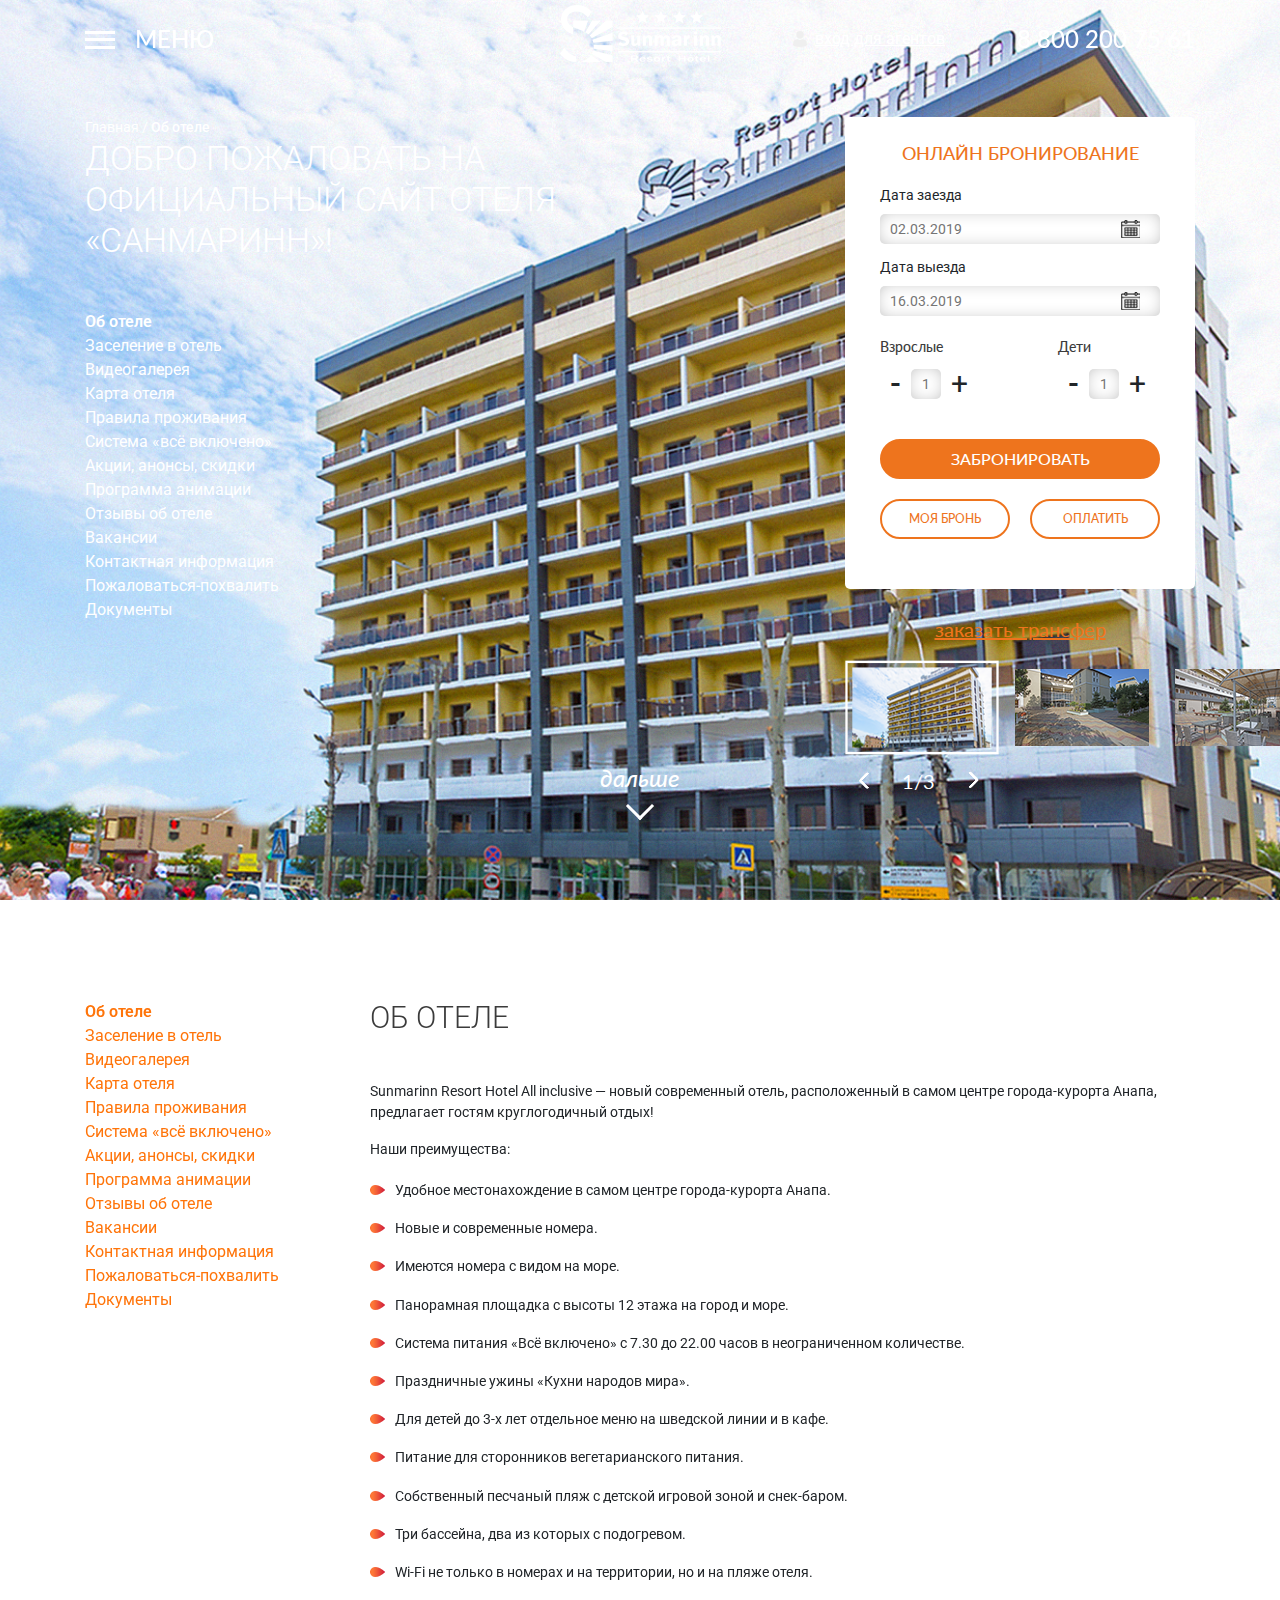
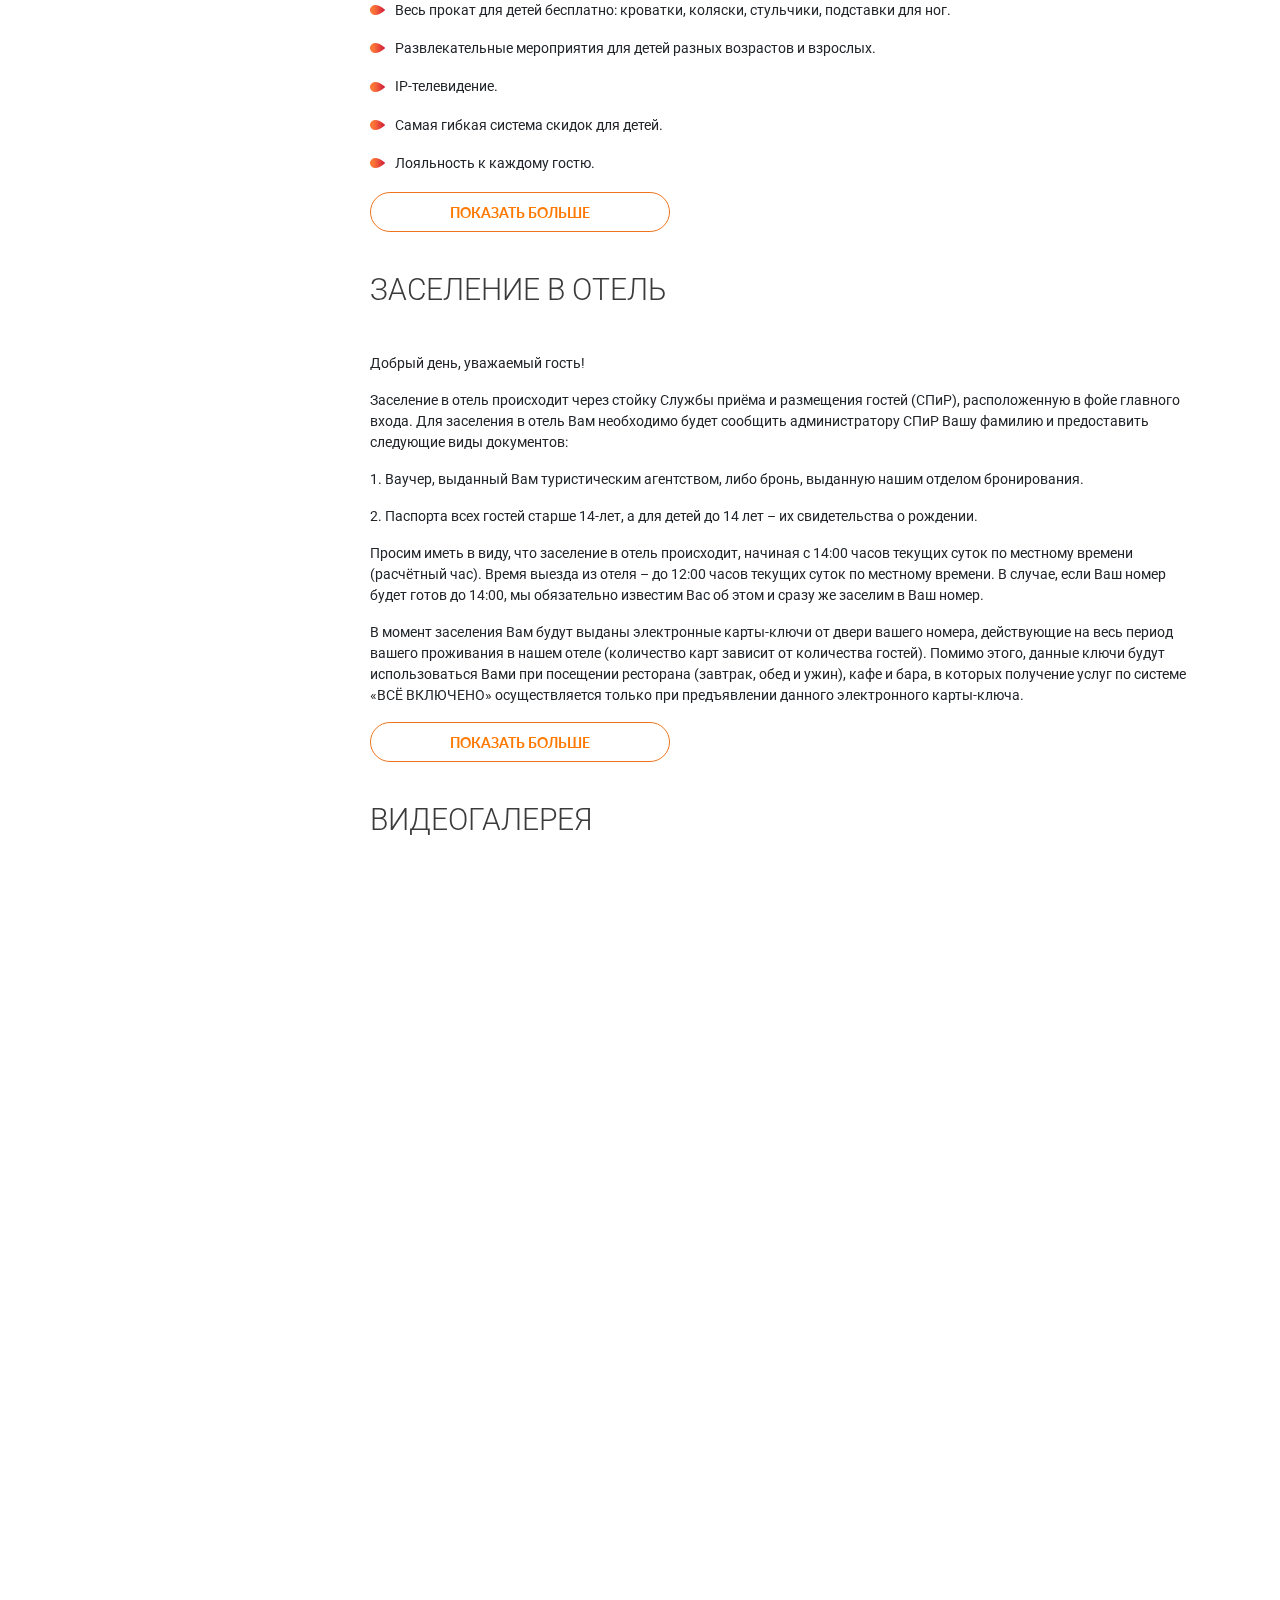
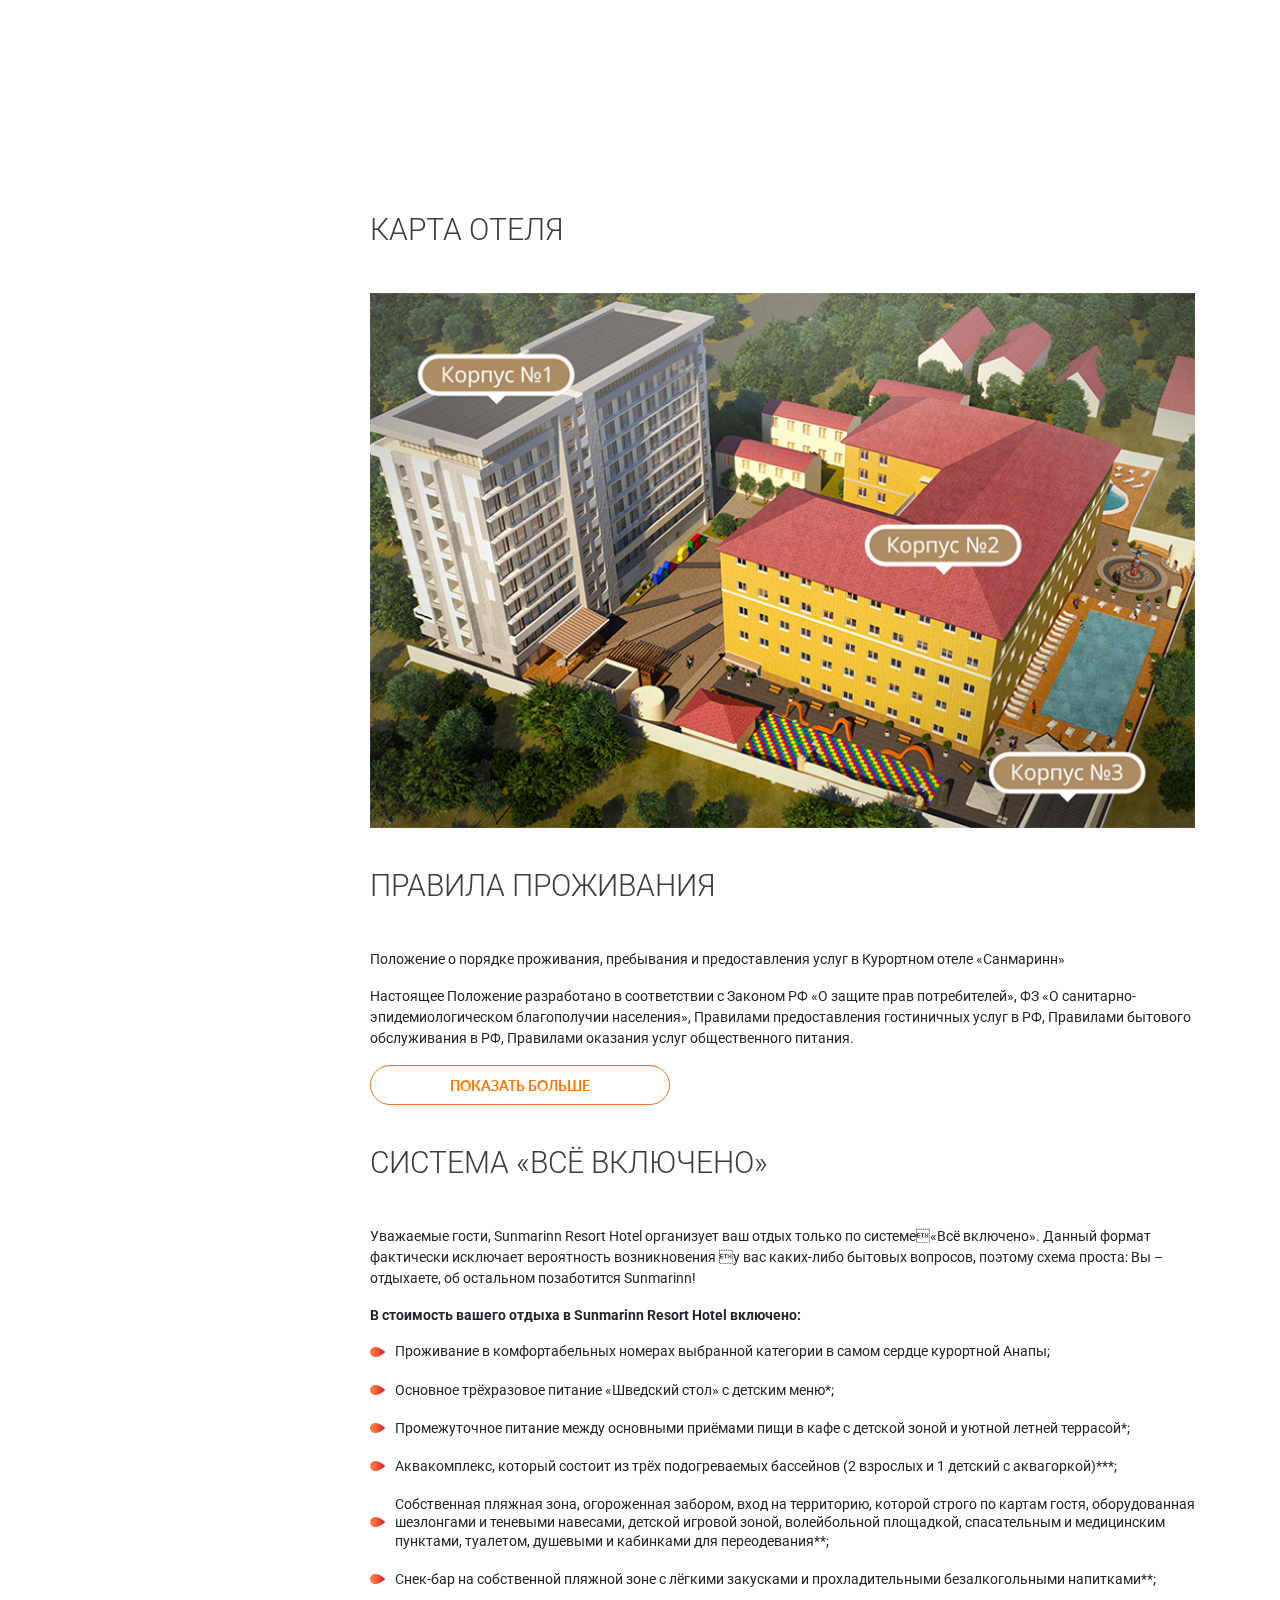
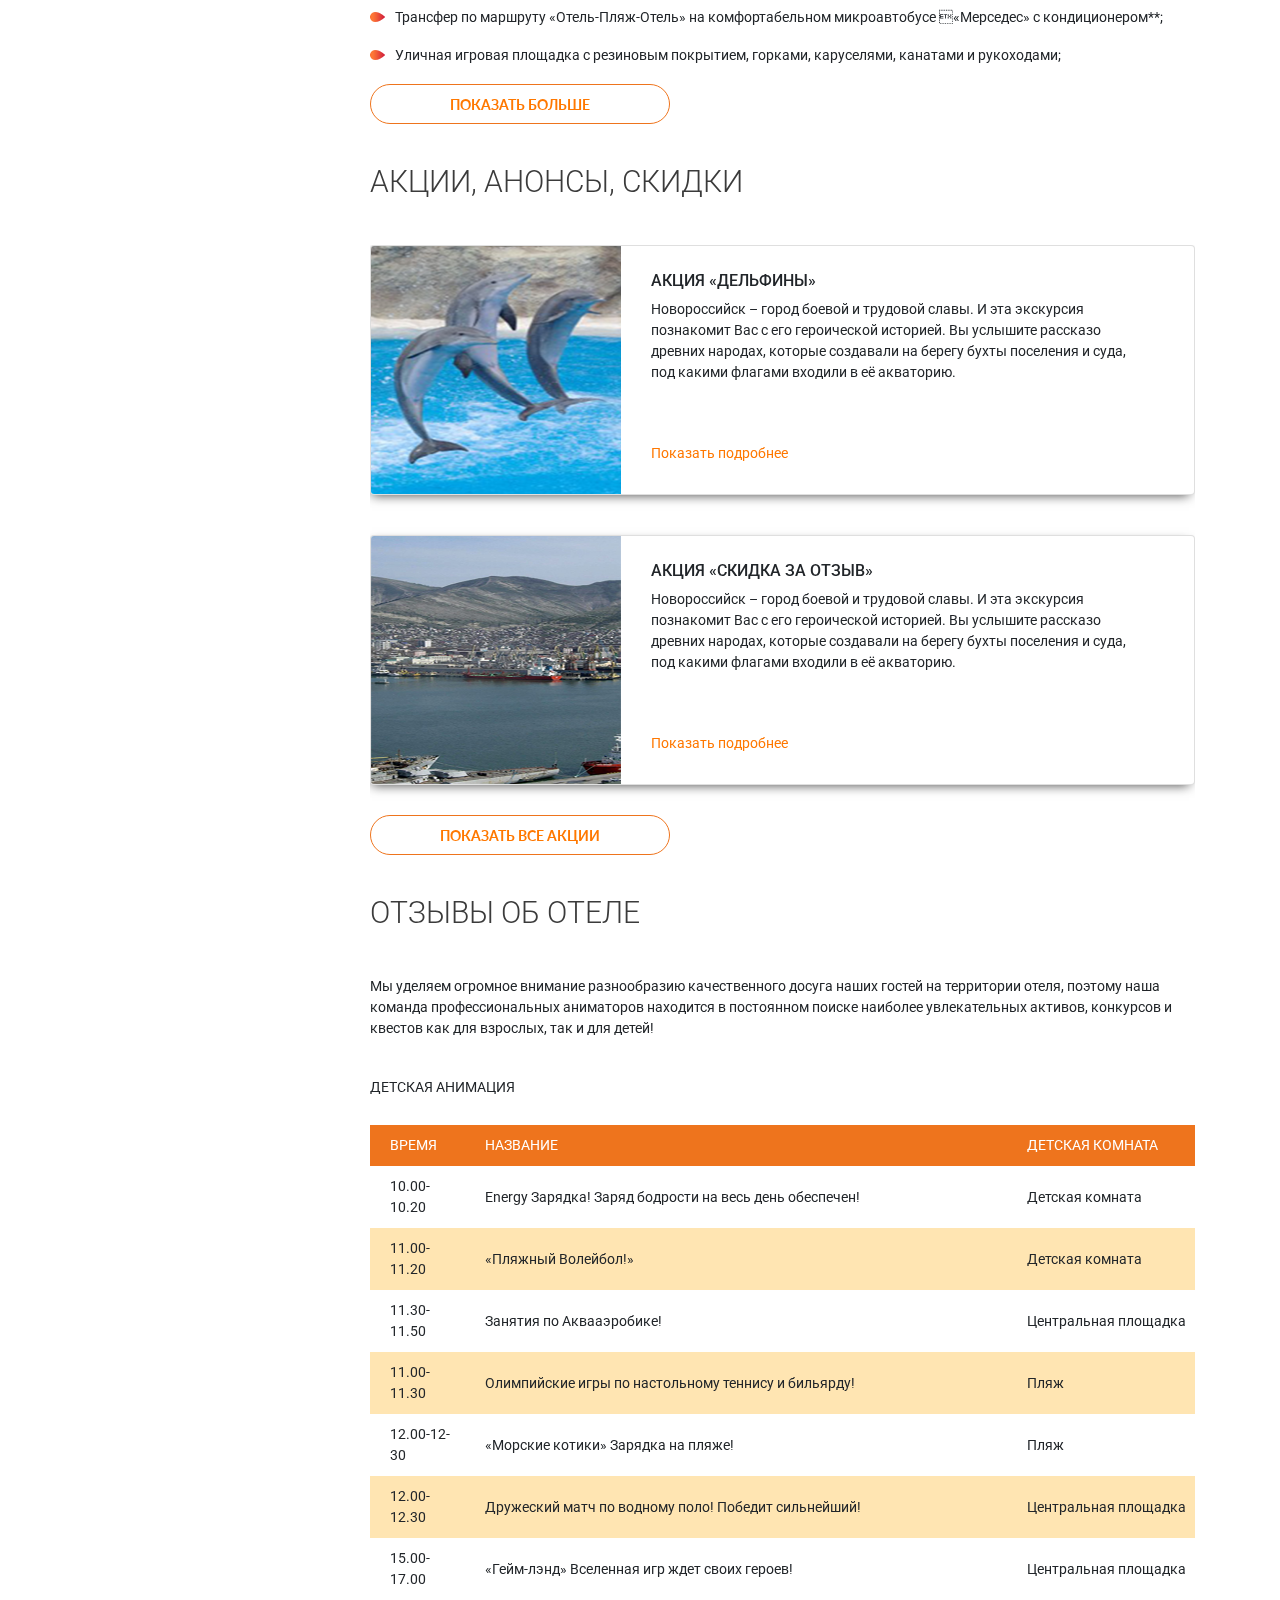
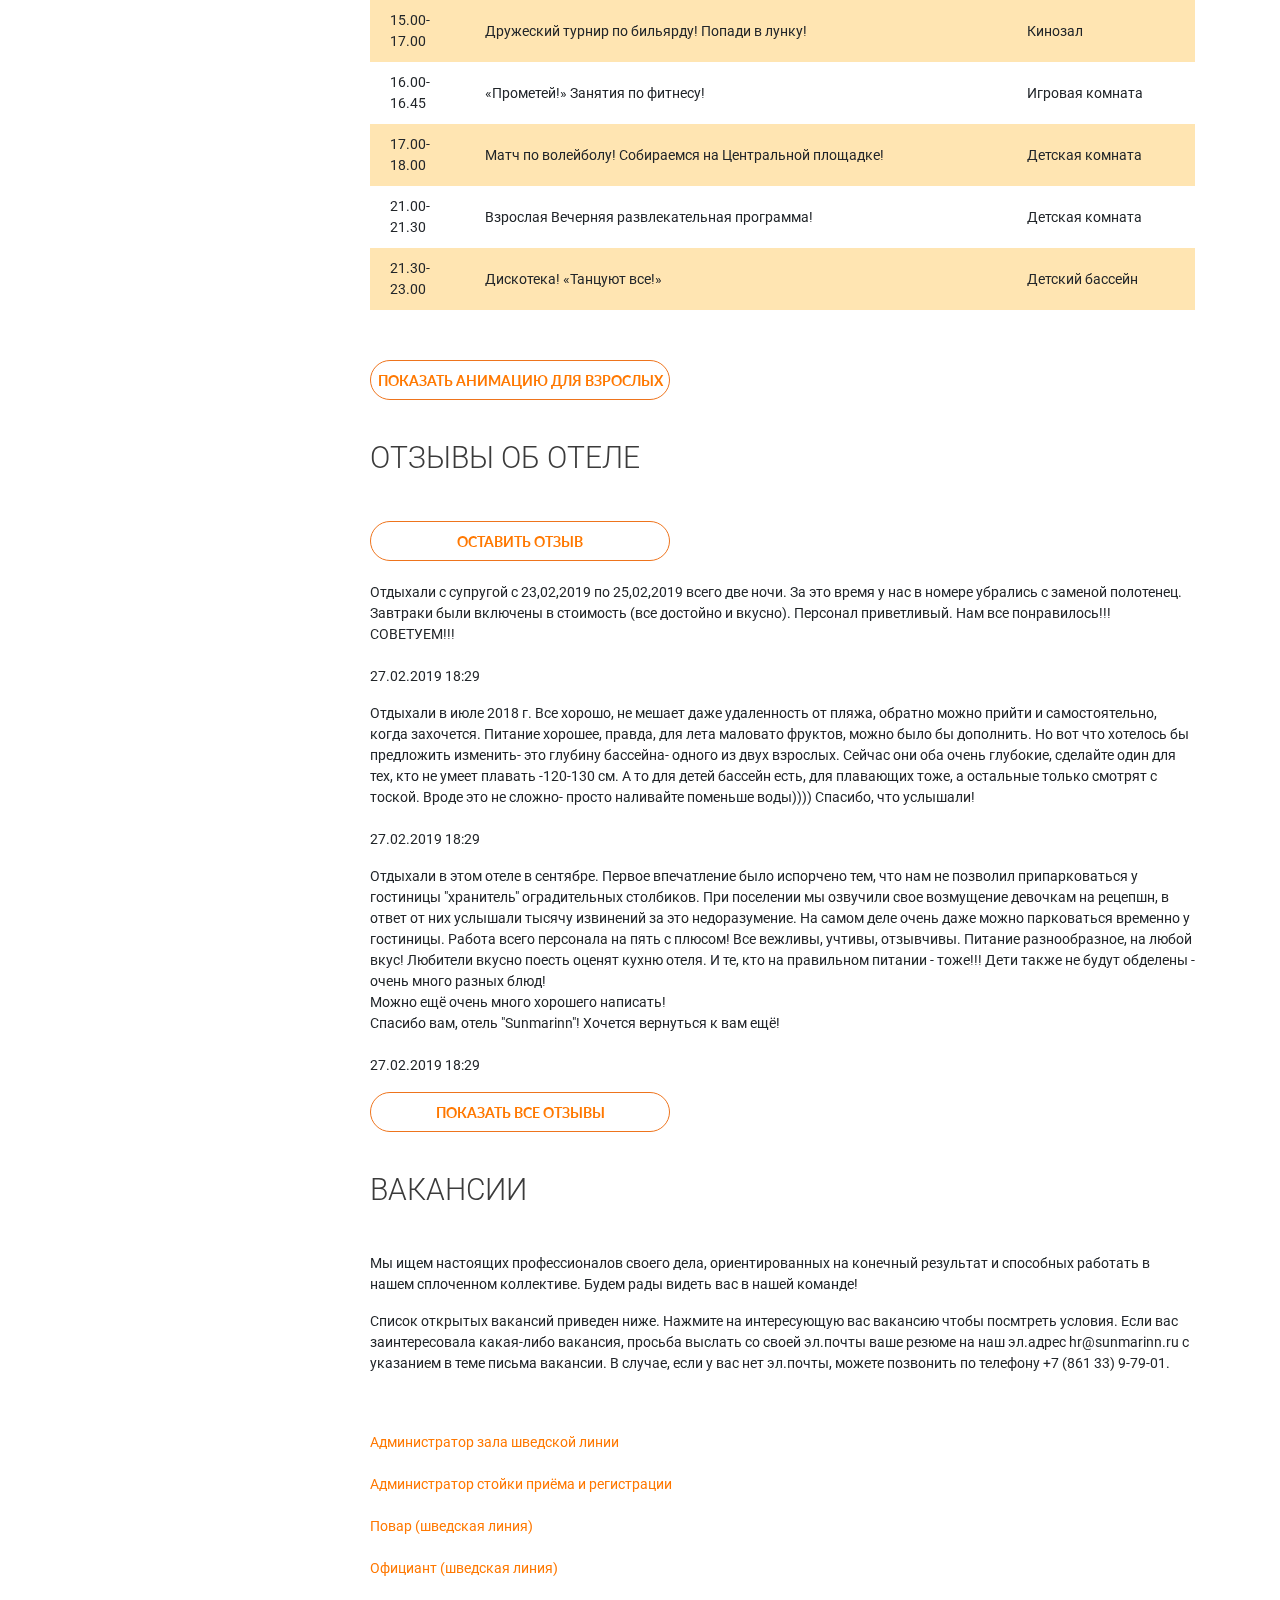
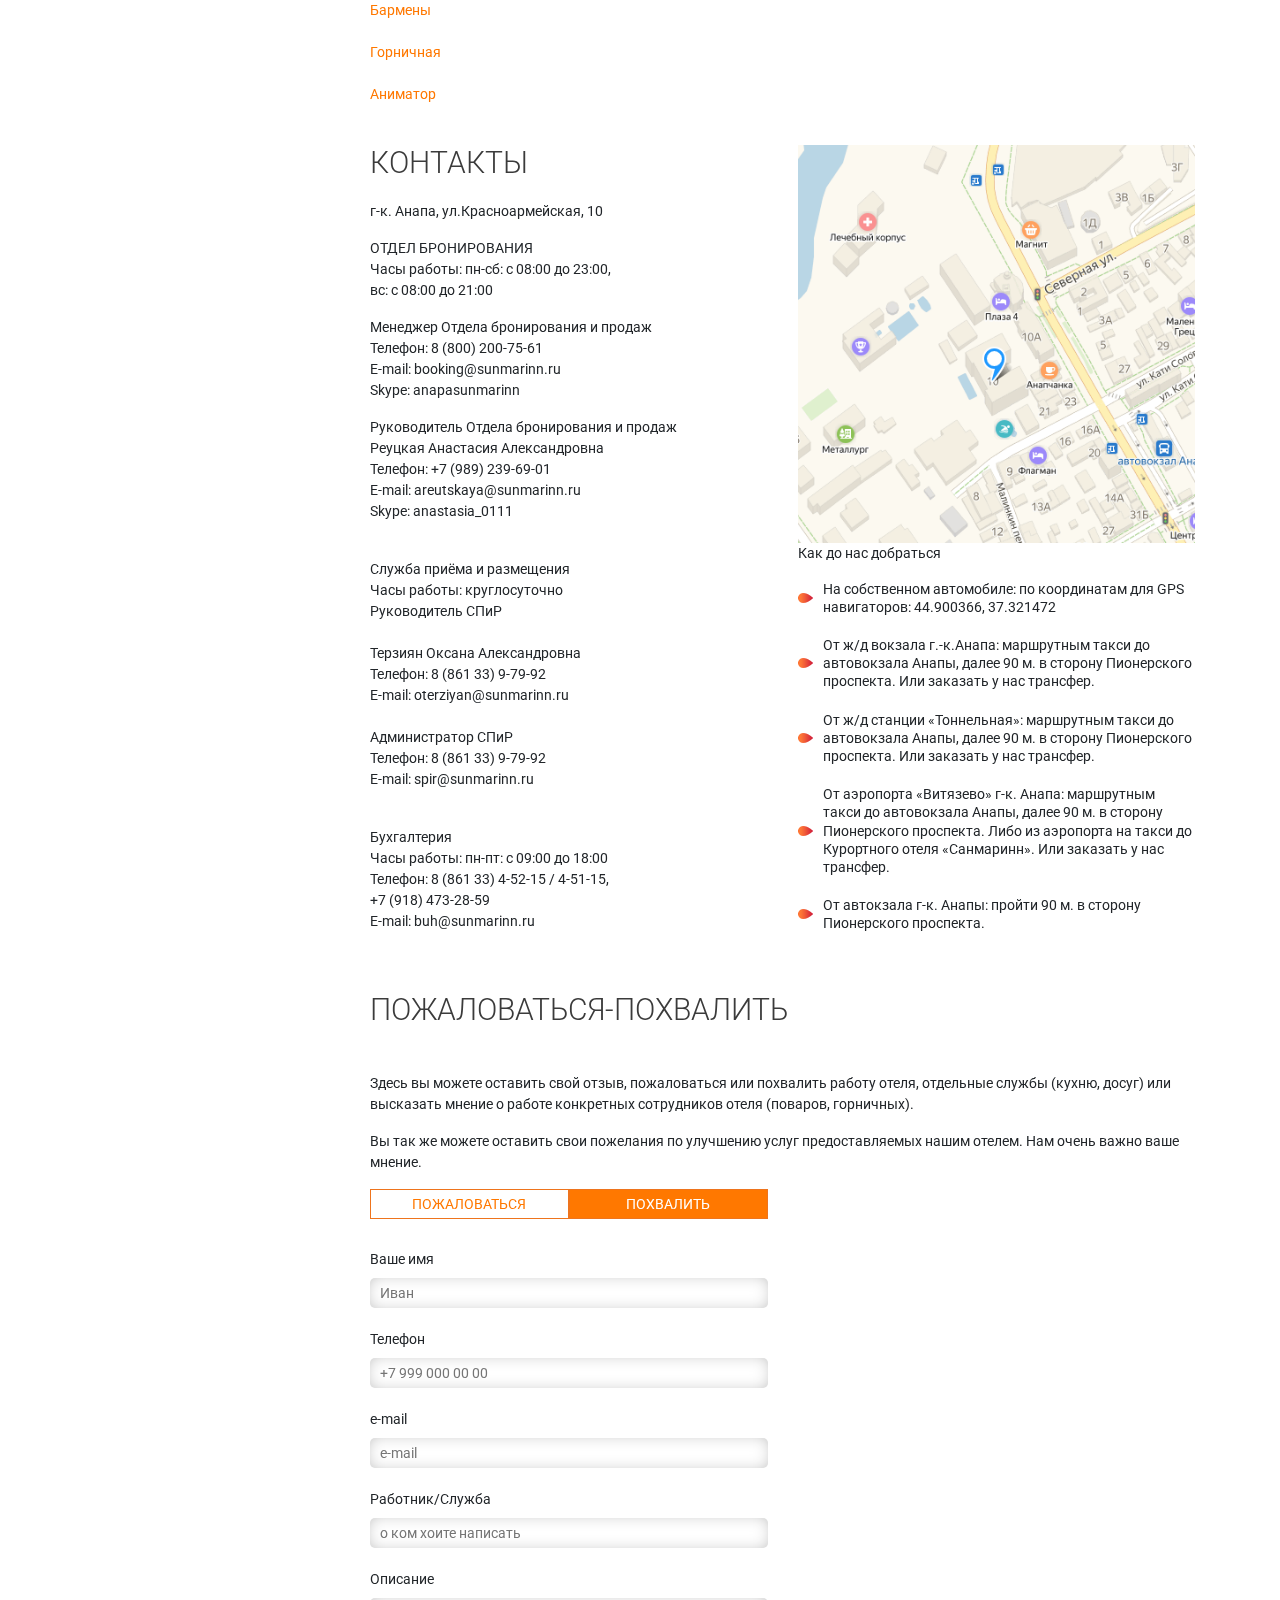
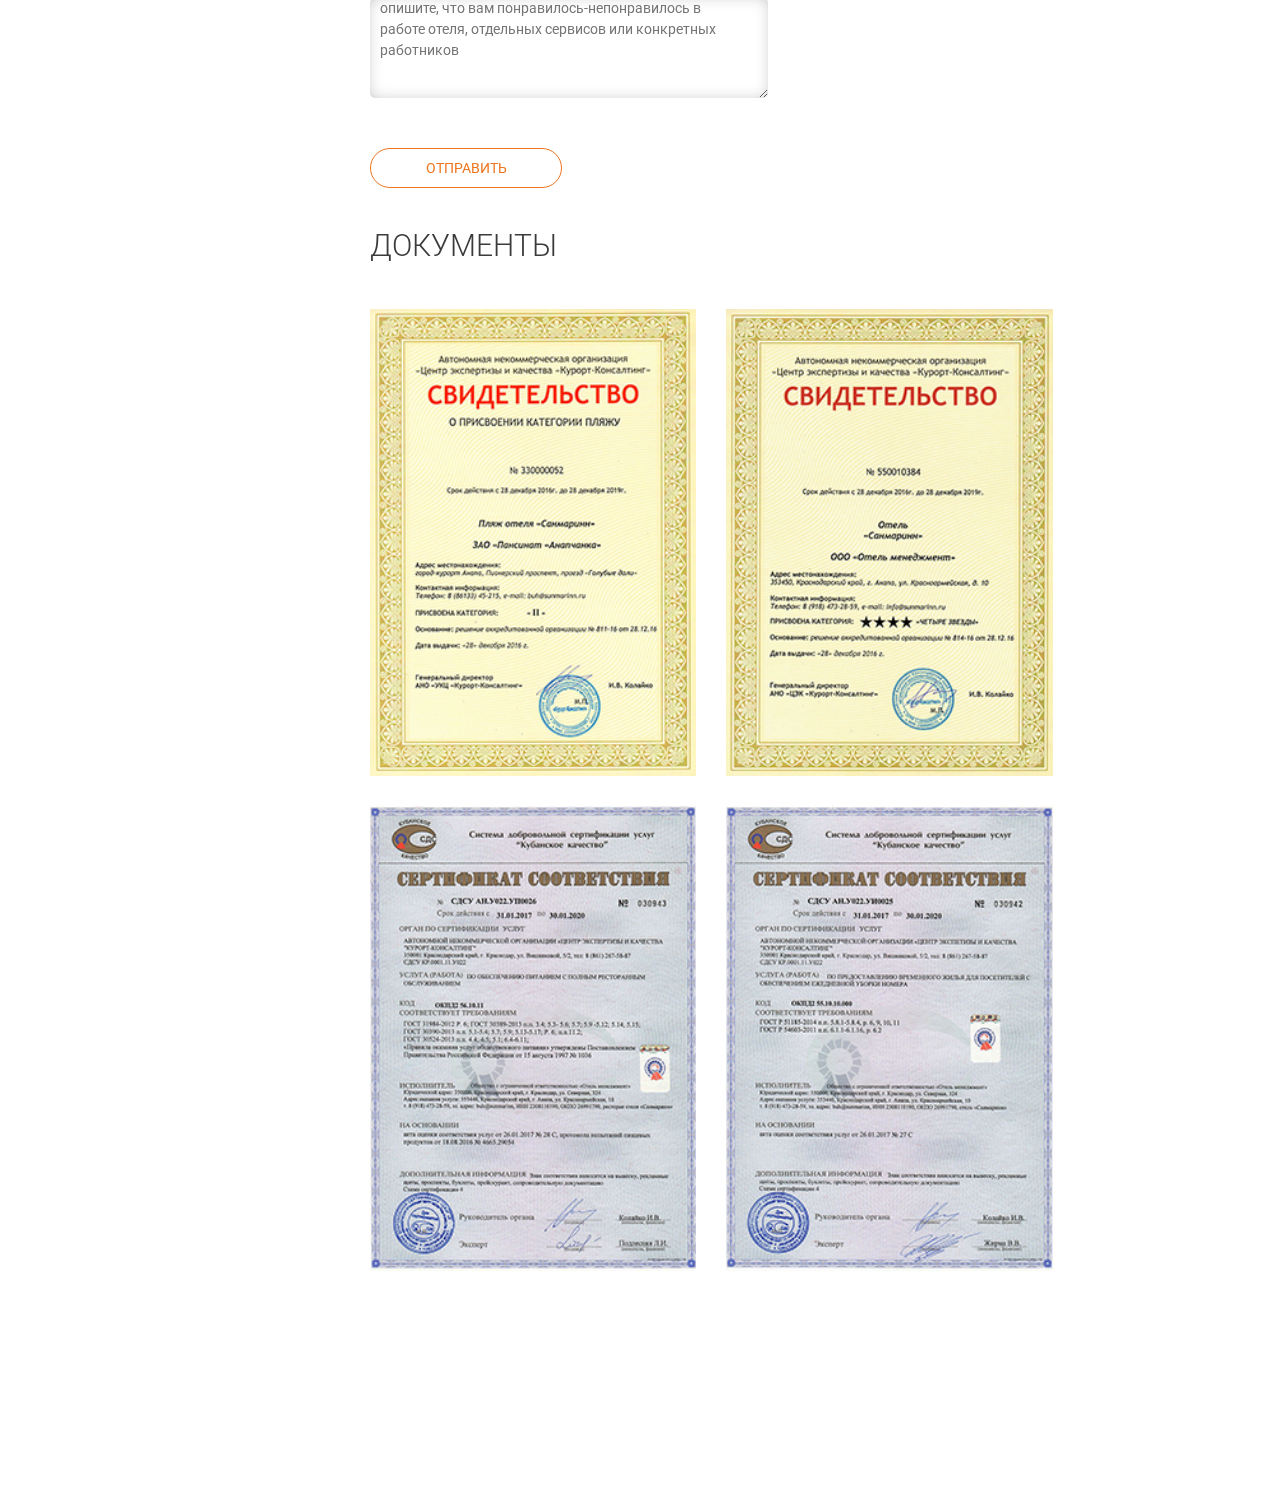
<file: pages/about.html>
<!DOCTYPE html>
<html lang="en">
<head>
    <meta charset="UTF-8">
    <meta name="viewport" content="width=device-width, initial-scale=1.0">
    <meta name="description" content="Sunmarinn, Отлель">
    <title>Sunmarinn</title>
    <!-- <link rel="shortcut icon" href="../favicon.ico" type="image/x-icon"> -->
    <link rel="stylesheet" href="../css/about.css">
</head>
<body>
    <header class="header">
        <div class="header-container">
            <div class="container">
                <section class="header__top row">
                    <div class="header__btns col-lg-5 col-md-4 col-2">
                        <div class="header__menu_open">
                            <div class="header__menu_btn">
                                <span></span>
                            </div>
                            <div class="header__menu_text">МЕНЮ</div>
                        </div>
                        <div class="header__menu_close">
                            <div class="close-btn">×</div>
                        </div>
                    </div>
                    <div class="header__top_right col-lg-7 col-md-8 col-10">
                        <div class="header__logo">
                            <img class="header-logo-white" src="../assets/header/logo.png" alt="logo">
                            <img class="header-logo-orange" src="../assets/header/logo-orange.png" alt="logo">
                        </div>
                        <div class="header__enter">
                            <img class="enter__img_white" src="../assets/header/user.png" alt="user-icon">
                            <img class="enter__img_orange" src="../assets/header/user-orange.png" alt="user-icon">
                            <span class="enter__text">вход для агентов</span>
                        </div>
                        <div class="header__phone"><a href="tel:88002007561">8 800 200 75 61</a></div>
                    </div>
                </section>
                <section class="header__menu row">
                    <div class="menu__left col-lg-7 col-md-6">
                        <div class="row">
                            <div class="col-lg-4 col-md-12">
                                <ul class="menu__list">
                                    <h3 class="list__title">Об отеле</h3>
                                    <li class="list__item"><a href="#" target="_blanck">Заселение в отель</a></li>
                                    <li class="list__item"><a href="#" target="_blanck">Видеогалерея</a></li>
                                    <li class="list__item"><a href="#" target="_blanck">Онлайн веб-камера</a></li>
                                    <li class="list__item"><a href="#" target="_blanck">Карта отеля</a></li>
                                    <li class="list__item"><a href="#" target="_blanck">Правила проживания</a></li>
                                    <li class="list__item"><a href="#" target="_blanck">Система «Всё включено»</a></li>
                                    <li class="list__item"><a href="#" target="_blanck">Акции, анонсы, скидки</a></li>
                                    <li class="list__item"><a href="#" target="_blanck">Программа анимации</a></li>
                                    <li class="list__item"><a href="#" target="_blanck">Отзывы об отеле</a></li>
                                    <li class="list__item"><a href="#" target="_blanck">Вакансии</a></li>
                                    <li class="list__item"><a href="#" target="_blanck">Контактная информация</a></li>
                                    <li class="list__item"><a href="#" target="_blanck">Пожаловаться-похвалить</a></li>
                                    <li class="list__item"><a href="#" target="_blanck">Документы</a></li>
                                </ul>
                                <ul class="menu__list">
                                    <h3 class="list__title">Услуги</h3>
                                    <li class="list__item"><a href="#" target="_blanck">«Всё включено»</a></li>
                                    <li class="list__item"><a href="#" target="_blanck">Платные услуги</a></li>
                                    <li class="list__item"><a href="#" target="_blanck">Конгресс-центр</a></li>
                                    <li class="list__item"><a href="#" target="_blanck">Услуги трансфера</a></li>
                                </ul>
                            </div>
                            <div class="col-lg-5 col-md-12">
                                <ul class="menu__list">
                                    <h3 class="list__title"><a href="../pages/numbers.html">НОМЕРА И ЦЕНЫ</a></h3>
                                    <li class="list__item"><a href="../pages/number.html" target="_blanck">2-х местный «Стандарт»</a></li>
                                    <li class="list__item"><a href="../pages/number.html" target="_blanck">2-х местный «Стандарт» (2-й корпус)</a></li>
                                    <li class="list__item"><a href="../pages/number.html" target="_blanck">2-х местный «Стандарт» с видом на море</a></li>
                                    <li class="list__item"><a href="../pages/number.html" target="_blanck">3-х местный «Стандарт»</a></li>
                                    <li class="list__item"><a href="../pages/number.html" target="_blanck">4-х местный «Семейный» 1 корпус</a></li>
                                    <li class="list__item"><a href="../pages/number.html" target="_blanck">4-х местный «Семейный» 2 корпус</a></li>
                                    <li class="list__item"><a href="../pages/number.html" target="_blanck">2-х местный «Студия»</a></li>
                                    <li class="list__item"><a href="../pages/number.html" target="_blanck">2-х местный «Люкс»</a></li>
                                </ul>
                                <ul class="menu__list">
                                    <h3 class="list__title">РЕСТОРАН, КАФЕ-БАР</h3>
                                    <li class="list__item"><a href="#" target="_blanck">Система «Всё включено»</a></li>
                                    <li class="list__item"><a href="#" target="_blanck">Ресторан «GreenDuck»</a></li>
                                    <li class="list__item"><a href="#" target="_blanck">Лобби-бар</a></li>
                                    <li class="list__item"><a href="#" target="_blanck">Ресторан «Высота»</a></li>
                                    <li class="list__item"><a href="#" target="_blanck">Караоке бар «Five Notes»</a></li>
                                </ul>
                                <ul class="menu__list">
                                    <h3 class="list__title">ДОСУГ, РАЗВЛЕЧЕНИЯ</h3>
                                    <li class="list__item"><a href="#" target="_blanck">Анимация</a></li>
                                    <li class="list__item"><a href="#" target="_blanck">Экскурсии</a></li>
                                </ul>
                            </div>
                            <div class="col-lg-3 col-md-12">
                                <ul class="menu__list">
                                    <h3 class="list__title">Пляж, Бассейны</h3>
                                    <li class="list__item"><a href="#" target="_blanck">Пляж</a></li>
                                    <li class="list__item"><a href="#" target="_blanck">Бассейн для взрослых</a></li>
                                    <li class="list__item"><a href="#" target="_blanck">Детский бассейн</a></li>
                                </ul>
                                <ul class="menu__list">
                                    <h3 class="list__title">ДЛЯ ДЕТЕЙ</h3>
                                    <li class="list__item"><a href="#" target="_blanck">Анимация</a></li>
                                    <li class="list__item"><a href="#" target="_blanck">Игровая комната</a></li>
                                    <li class="list__item"><a href="#" target="_blanck">Кинозал</a></li>
                                    <li class="list__item"><a href="#" target="_blanck">Детская площадка</a></li>
                                </ul>
                                <ul class="menu__list">
                                    <h3 class="list__title">Фотогалерея</h3>
                                    <li class="list__item"><a href="#" target="_blanck">Номерной фонд</a></li>
                                    <li class="list__item"><a href="#" target="_blanck">Территория отеля</a></li>
                                    <li class="list__item"><a href="#" target="_blanck">Анимация</a></li>
                                    <li class="list__item"><a href="#" target="_blanck">Ресторан, кафе, бар</a></li>
                                    <li class="list__item"><a href="#" target="_blanck">Инфраструктура</a></li>
                                    <li class="list__item"><a href="#" target="_blanck">Конференц-зал</a></li>
                                    <li class="list__item"><a href="#" target="_blanck">Бассейны</a></li>
                                    <li class="list__item"><a href="#" target="_blanck">Пляж</a></li>
                                </ul>
                            </div>
                            <div class="col-md-12 tablet-menu">
                                <ul class="menu__list">
                                    <h3 class="list__title">Забронировать</h3>
                                </ul>
                                <ul class="menu__list"><h3 class="list__title">Моя бронь</h3></ul>
                                <ul class="menu__list"><h3 class="list__title">Оплатить</h3></ul>
                                <ul class="menu__list"><h3 class="list__title">Заказать трансфер</h3></ul>
                            </div>
                        </div>
                    </div>
                    <div class="menu__right col-lg-5 col-md-6">
                        <div class="menu__room">
                            <div class="room__img">
                                <div class="room__icons">
                                    <img src="../assets/header/wifi.png" alt="wifi">
                                    <img src="../assets/header/tv.png" alt="tv">
                                    <img src="../assets/header/safe.png" alt="safe">
                                    <img src="../assets/header/fax.png" alt="fax">
                                    <img src="../assets/header/holod.png" alt="holoh">
                                    <img src="../assets/header/badroom.png" alt="badroom">
                                </div>
                                <div class="room__name">ДВУХМЕСТНЫЙ НОМЕР «СТАНДАРТ»</div>
                            </div>
                            <button type="button" class="room__btn">РАССЧИТАТЬ СТОИМОСТЬ</button>
                        </div>
                        <div class="menu__contacts row">
                            <div class="col-lg-6 col-md-12">
                                <div class="contact__title">Контакты</div>
                                <div class="contact__num">
                                    <a href="tel:88002007561">8 800 200 75 61</a>
                                </div>
                                <div class="contact__mes">
                                    <a href="#">
                                        <svg role="img" xmlns="http://www.w3.org/2000/svg" viewBox="0 0 448 512">
                                            <path fill="black" d="M224 122.8c-72.7 0-131.8 59.1-131.9 131.8 0 24.9 7 49.2 20.2 70.1l3.1 5-13.3 48.6 49.9-13.1 4.8 2.9c20.2 12 43.4 18.4 67.1 18.4h.1c72.6 0 133.3-59.1 133.3-131.8 0-35.2-15.2-68.3-40.1-93.2-25-25-58-38.7-93.2-38.7zm77.5 188.4c-3.3 9.3-19.1 17.7-26.7 18.8-12.6 1.9-22.4.9-47.5-9.9-39.7-17.2-65.7-57.2-67.7-59.8-2-2.6-16.2-21.5-16.2-41s10.2-29.1 13.9-33.1c3.6-4 7.9-5 10.6-5 2.6 0 5.3 0 7.6.1 2.4.1 5.7-.9 8.9 6.8 3.3 7.9 11.2 27.4 12.2 29.4s1.7 4.3.3 6.9c-7.6 15.2-15.7 14.6-11.6 21.6 15.3 26.3 30.6 35.4 53.9 47.1 4 2 6.3 1.7 8.6-1 2.3-2.6 9.9-11.6 12.5-15.5 2.6-4 5.3-3.3 8.9-2 3.6 1.3 23.1 10.9 27.1 12.9s6.6 3 7.6 4.6c.9 1.9.9 9.9-2.4 19.1zM400 32H48C21.5 32 0 53.5 0 80v352c0 26.5 21.5 48 48 48h352c26.5 0 48-21.5 48-48V80c0-26.5-21.5-48-48-48zM223.9 413.2c-26.6 0-52.7-6.7-75.8-19.3L64 416l22.5-82.2c-13.9-24-21.2-51.3-21.2-79.3C65.4 167.1 136.5 96 223.9 96c42.4 0 82.2 16.5 112.2 46.5 29.9 30 47.9 69.8 47.9 112.2 0 87.4-72.7 158.5-160.1 158.5z"</path>
                                        </svg>
                                    </a>
                                    <a href="#">
                                        <svg role="img" xmlns="http://www.w3.org/2000/svg" viewBox="0 0 512 512">
                                            <path fill="black" d="M444 49.9C431.3 38.2 379.9.9 265.3.4c0 0-135.1-8.1-200.9 52.3C27.8 89.3 14.9 143 13.5 209.5c-1.4 66.5-3.1 191.1 117 224.9h.1l-.1 51.6s-.8 20.9 13 25.1c16.6 5.2 26.4-10.7 42.3-27.8 8.7-9.4 20.7-23.2 29.8-33.7 82.2 6.9 145.3-8.9 152.5-11.2 16.6-5.4 110.5-17.4 125.7-142 15.8-128.6-7.6-209.8-49.8-246.5zM457.9 287c-12.9 104-89 110.6-103 115.1-6 1.9-61.5 15.7-131.2 11.2 0 0-52 62.7-68.2 79-5.3 5.3-11.1 4.8-11-5.7 0-6.9.4-85.7.4-85.7-.1 0-.1 0 0 0-101.8-28.2-95.8-134.3-94.7-189.8 1.1-55.5 11.6-101 42.6-131.6 55.7-50.5 170.4-43 170.4-43 96.9.4 143.3 29.6 154.1 39.4 35.7 30.6 53.9 103.8 40.6 211.1zm-139-80.8c.4 8.6-12.5 9.2-12.9.6-1.1-22-11.4-32.7-32.6-33.9-8.6-.5-7.8-13.4.7-12.9 27.9 1.5 43.4 17.5 44.8 46.2zm20.3 11.3c1-42.4-25.5-75.6-75.8-79.3-8.5-.6-7.6-13.5.9-12.9 58 4.2 88.9 44.1 87.8 92.5-.1 8.6-13.1 8.2-12.9-.3zm47 13.4c.1 8.6-12.9 8.7-12.9.1-.6-81.5-54.9-125.9-120.8-126.4-8.5-.1-8.5-12.9 0-12.9 73.7.5 133 51.4 133.7 139.2zM374.9 329v.2c-10.8 19-31 40-51.8 33.3l-.2-.3c-21.1-5.9-70.8-31.5-102.2-56.5-16.2-12.8-31-27.9-42.4-42.4-10.3-12.9-20.7-28.2-30.8-46.6-21.3-38.5-26-55.7-26-55.7-6.7-20.8 14.2-41 33.3-51.8h.2c9.2-4.8 18-3.2 23.9 3.9 0 0 12.4 14.8 17.7 22.1 5 6.8 11.7 17.7 15.2 23.8 6.1 10.9 2.3 22-3.7 26.6l-12 9.6c-6.1 4.9-5.3 14-5.3 14s17.8 67.3 84.3 84.3c0 0 9.1.8 14-5.3l9.6-12c4.6-6 15.7-9.8 26.6-3.7 14.7 8.3 33.4 21.2 45.8 32.9 7 5.7 8.6 14.4 3.8 23.6z"></path>
                                        </svg>
                                    </a>
                                    <a href="#">
                                        <svg role="img" xmlns="http://www.w3.org/2000/svg" viewBox="0 0 448 512">
                                            <path fill="black" d="M446.7 98.6l-67.6 318.8c-5.1 22.5-18.4 28.1-37.3 17.5l-103-75.9-49.7 47.8c-5.5 5.5-10.1 10.1-20.7 10.1l7.4-104.9 190.9-172.5c8.3-7.4-1.8-11.5-12.9-4.1L117.8 284 16.2 252.2c-22.1-6.9-22.5-22.1 4.6-32.7L418.2 66.4c18.4-6.9 34.5 4.1 28.5 32.2z"></path>
                                        </svg>
                                    </a>
                                </div>
                                <div class="contact__email">
                                    <a href="mailto:info@sunmarinn.ru">info@sunmarinn.ru</a></div>
                                <div class="contact__addres">г. Анапа, ул.Красноармейская, 10</div>
                            </div>
                            <div class="col-lg-6 col-md-12">
                                <div class="contact__title">МЫ В СОЦИАЛЬНЫЙ СЕТЯХ:</div>
                                <div class="contact__soc">
                                    <a href="#">
                                        <svg role="img" xmlns="http://www.w3.org/2000/svg" viewBox="0 0 576 512">
                                            <path fill="black" d="M545 117.7c3.7-12.5 0-21.7-17.8-21.7h-58.9c-15 0-21.9 7.9-25.6 16.7 0 0-30 73.1-72.4 120.5-13.7 13.7-20 18.1-27.5 18.1-3.7 0-9.4-4.4-9.4-16.9V117.7c0-15-4.2-21.7-16.6-21.7h-92.6c-9.4 0-15 7-15 13.5 0 14.2 21.2 17.5 23.4 57.5v86.8c0 19-3.4 22.5-10.9 22.5-20 0-68.6-73.4-97.4-157.4-5.8-16.3-11.5-22.9-26.6-22.9H38.8c-16.8 0-20.2 7.9-20.2 16.7 0 15.6 20 93.1 93.1 195.5C160.4 378.1 229 416 291.4 416c37.5 0 42.1-8.4 42.1-22.9 0-66.8-3.4-73.1 15.4-73.1 8.7 0 23.7 4.4 58.7 38.1 40 40 46.6 57.9 69 57.9h58.9c16.8 0 25.3-8.4 20.4-25-11.2-34.9-86.9-106.7-90.3-111.5-8.7-11.2-6.2-16.2 0-26.2.1-.1 72-101.3 79.4-135.6z"></path>
                                        </svg>
                                    </a>
                                    <a href="#">
                                        <svg role="img" height="22" xmlns="http://www.w3.org/2000/svg" viewBox="0 0 320 512">
                                            <path fill="black" d="M275.1 334c-27.4 17.4-65.1 24.3-90 26.9l20.9 20.6 76.3 76.3c27.9 28.6-17.5 73.3-45.7 45.7-19.1-19.4-47.1-47.4-76.3-76.6L84 503.4c-28.2 27.5-73.6-17.6-45.4-45.7 19.4-19.4 47.1-47.4 76.3-76.3l20.6-20.6c-24.6-2.6-62.9-9.1-90.6-26.9-32.6-21-46.9-33.3-34.3-59 7.4-14.6 27.7-26.9 54.6-5.7 0 0 36.3 28.9 94.9 28.9s94.9-28.9 94.9-28.9c26.9-21.1 47.1-8.9 54.6 5.7 12.4 25.7-1.9 38-34.5 59.1zM30.3 129.7C30.3 58 88.6 0 160 0s129.7 58 129.7 129.7c0 71.4-58.3 129.4-129.7 129.4s-129.7-58-129.7-129.4zm66 0c0 35.1 28.6 63.7 63.7 63.7s63.7-28.6 63.7-63.7c0-35.4-28.6-64-63.7-64s-63.7 28.6-63.7 64z"></path>
                                        </svg>
                                    </a>
                                    <a href="#">
                                        <svg role="img" xmlns="http://www.w3.org/2000/svg" viewBox="0 0 512 512">
                                            <path fill="black" d="M459.37 151.716c.325 4.548.325 9.097.325 13.645 0 138.72-105.583 298.558-298.558 298.558-59.452 0-114.68-17.219-161.137-47.106 8.447.974 16.568 1.299 25.34 1.299 49.055 0 94.213-16.568 130.274-44.832-46.132-.975-84.792-31.188-98.112-72.772 6.498.974 12.995 1.624 19.818 1.624 9.421 0 18.843-1.3 27.614-3.573-48.081-9.747-84.143-51.98-84.143-102.985v-1.299c13.969 7.797 30.214 12.67 47.431 13.319-28.264-18.843-46.781-51.005-46.781-87.391 0-19.492 5.197-37.36 14.294-52.954 51.655 63.675 129.3 105.258 216.365 109.807-1.624-7.797-2.599-15.918-2.599-24.04 0-57.828 46.782-104.934 104.934-104.934 30.213 0 57.502 12.67 76.67 33.137 23.715-4.548 46.456-13.32 66.599-25.34-7.798 24.366-24.366 44.833-46.132 57.827 21.117-2.273 41.584-8.122 60.426-16.243-14.292 20.791-32.161 39.308-52.628 54.253z"></path>
                                        </svg>
                                    </a>
                                    <a href="#">
                                        <svg role="img" xmlns="http://www.w3.org/2000/svg" viewBox="0 0 448 512">
                                            <path fill="black" d="M224.1 141c-63.6 0-114.9 51.3-114.9 114.9s51.3 114.9 114.9 114.9S339 319.5 339 255.9 287.7 141 224.1 141zm0 189.6c-41.1 0-74.7-33.5-74.7-74.7s33.5-74.7 74.7-74.7 74.7 33.5 74.7 74.7-33.6 74.7-74.7 74.7zm146.4-194.3c0 14.9-12 26.8-26.8 26.8-14.9 0-26.8-12-26.8-26.8s12-26.8 26.8-26.8 26.8 12 26.8 26.8zm76.1 27.2c-1.7-35.9-9.9-67.7-36.2-93.9-26.2-26.2-58-34.4-93.9-36.2-37-2.1-147.9-2.1-184.9 0-35.8 1.7-67.6 9.9-93.9 36.1s-34.4 58-36.2 93.9c-2.1 37-2.1 147.9 0 184.9 1.7 35.9 9.9 67.7 36.2 93.9s58 34.4 93.9 36.2c37 2.1 147.9 2.1 184.9 0 35.9-1.7 67.7-9.9 93.9-36.2 26.2-26.2 34.4-58 36.2-93.9 2.1-37 2.1-147.8 0-184.8zM398.8 388c-7.8 19.6-22.9 34.7-42.6 42.6-29.5 11.7-99.5 9-132.1 9s-102.7 2.6-132.1-9c-19.6-7.8-34.7-22.9-42.6-42.6-11.7-29.5-9-99.5-9-132.1s-2.6-102.7 9-132.1c7.8-19.6 22.9-34.7 42.6-42.6 29.5-11.7 99.5-9 132.1-9s102.7-2.6 132.1 9c19.6 7.8 34.7 22.9 42.6 42.6 11.7 29.5 9 99.5 9 132.1s2.7 102.7-9 132.1z"></path>
                                        </svg>
                                    </a>
                                    <a href="#">
                                        <svg role="img" xmlns="http://www.w3.org/2000/svg" viewBox="0 0 448 512">
                                            <path fill="black" d="M400 32H48A48 48 0 0 0 0 80v352a48 48 0 0 0 48 48h137.25V327.69h-63V256h63v-54.64c0-62.15 37-96.48 93.67-96.48 27.14 0 55.52 4.84 55.52 4.84v61h-31.27c-30.81 0-40.42 19.12-40.42 38.73V256h68.78l-11 71.69h-57.78V480H400a48 48 0 0 0 48-48V80a48 48 0 0 0-48-48z"></path>
                                        </svg>
                                    </a>
                                    <a href="#">
                                        <svg role="img" xmlns="http://www.w3.org/2000/svg" viewBox="0 0 576 512">
                                            <path fill="black" d="M549.655 124.083c-6.281-23.65-24.787-42.276-48.284-48.597C458.781 64 288 64 288 64S117.22 64 74.629 75.486c-23.497 6.322-42.003 24.947-48.284 48.597-11.412 42.867-11.412 132.305-11.412 132.305s0 89.438 11.412 132.305c6.281 23.65 24.787 41.5 48.284 47.821C117.22 448 288 448 288 448s170.78 0 213.371-11.486c23.497-6.321 42.003-24.171 48.284-47.821 11.412-42.867 11.412-132.305 11.412-132.305s0-89.438-11.412-132.305zm-317.51 213.508V175.185l142.739 81.205-142.739 81.201z"></path>
                                        </svg>
                                    </a>
                                </div>
                            </div>
                        </div>
                    </div>
                </section>
            </div>
            <div class="menu__table-enter">
                <div class="container">
                    <div class="header__enter">
                        <img class="enter__img_white" src="../assets/header/user.png" alt="user-icon">
                        <img class="enter__img_orange" src="../assets/header/user-orange.png" alt="user-icon">
                        <span class="enter__text">вход для агентов</span>
                    </div>
                </div>
            </div>
        </div>
        <section class="banner">
            <div class="container">
                <div class="row banner__top">
                    <div class="banner__left col-lg-6 col-md-6 col-12">
                        <section class="breadcrumbs">
                            <a href="../index.html" class="breadcrumbs__main-page">Главная </a>/
                            <a href="javascript:void(0)" class="breadcrumbs__inner-page active"> Об отеле</a>
                        </section>
                        <h1>ДОБРО ПОЖАЛОВАТЬ на официальный сайт ОТЕЛя «САНМАРИНН»!</h1>
                        <ul class="sidebar-list">
                            <li class="sidebar-list__item active" data-id="abouthotel">Об отеле</li>
                            <li class="sidebar-list__item" data-id="enterhotel">Заселение в отель</li>
                            <li class="sidebar-list__item" data-id="galerey">Видеогалерея</li>
                            <li class="sidebar-list__item" data-id="hotelmap">Карта отеля</li>
                            <li class="sidebar-list__item" data-id="regulationslive">Правила проживания</li>
                            <li class="sidebar-list__item" data-id="allinclusive">Система «всё включено»</li>
                            <li class="sidebar-list__item" data-id="anons">Акции, анонсы, скидки</li>
                            <li class="sidebar-list__item" data-id="animationprograms">Программа анимации</li>
                            <li class="sidebar-list__item" data-id="feedbacks">Отзывы об отеле</li>
                            <li class="sidebar-list__item" data-id="vacancy">Вакансии</li>
                            <li class="sidebar-list__item" data-id="contacts">Контактная информация</li>
                            <li class="sidebar-list__item" data-id="claim">Пожаловаться-похвалить</li>
                            <li class="sidebar-list__item" data-id="documents">Документы</li>
                        </ul>
                    </div>
                    <div class="banner__right col-lg-6 col-md-6">
                        <form class="banner__form" action="">
                            <h3>ОНЛАЙН БРОНИРОВАНИЕ</h3>
                            <label for="in">Дата заезда</label>
                            <div class="input-datetime">
                                <input type="datetime" placeholder="02.03.2019" name="in" id="in">
                            </div>
                            <label for="out">Дата выезда</label>
                            <div class="input-datetime">
                                <input type="datetime" placeholder="16.03.2019" name="out" id="out">
                            </div>
                            <div class="form__people">
                                <div class="adults">
                                    <span>Взрослые</span>
                                    <div class="counter">
                                        <div class="minus">-</div>
                                        <input type="text" placeholder="1" name="1" id="adults">
                                        <div class="plus">+</div>
                                    </div>
                                </div>
                                <div class="childs">
                                    <span>Дети</span>
                                    <div class="counter">
                                        <div class="minus">-</div>
                                        <input type="text" placeholder="1" name="1" id="childs">
                                        <div class="plus">+</div>
                                    </div>
                                </div>
                            </div>
                            <div class="form__btns">
                                <button type="submit">ЗАБРОНИРОВАТЬ</button>
                                <div class="dop-btns">
                                    <button type="button">МОЯ БРОНЬ</button>
                                    <button type="button">ОПЛАТИТЬ</button>
                                </div>
                            </div>
                        </form>
                        <a href="#" class="book-transfer">заказать трансфер</a>
                        <div class="banner__slider">
                            <div class="slider__body">
                                <div data-num="1" data-img="../assets/banner-slider/banner-bg-about-1.png" class="slider__item active">
                                    <img src="../assets/banner-slider/slider-about-min-1.png" alt="1">
                                </div>
                                <div data-num="2" data-img="../assets/banner-slider/slider-about-min-2.png" class="slider__item">
                                    <img src="../assets/banner-slider/slider-about-min-2.png" alt="2">
                                </div>
                                <div data-num="3" data-img="../assets/banner-slider/slider-about-min-3.png" class="slider__item">
                                    <img src="../assets/banner-slider/slider-about-min-3.png" alt="3">
                                </div>
                            </div>
                            <div class="slider__controls">
                                <div class="controls__item left"></div>
                                <div class="controls__info">
                                    <span class="current">1</span>/<span class="total">3</span>
                                </div>
                                <div class="controls__item right"></div>
                            </div>
                        </div>
                    </div>
                </div>
                <div class="banner__further">
                    <span>дальше</span>
                    <span>вниз</span>
                    <div class="further__arrow"></div>
                </div>
            </div>
            <div class="controls__item left"></div>
            <div class="controls__item right"></div>
        </section>
    </header>
    <main class="main">
        <div class="container">
            <section class="mobile-form">
                <form class="banner__form" action="">
                    <h3>ОНЛАЙН БРОНИРОВАНИЕ</h3>
                    <label for="in">Дата заезда</label>
                    <div class="input-datetime">
                        <input type="datetime" placeholder="02.03.2019" name="in" id="in">
                    </div>
                    <label for="out">Дата выезда</label>
                    <div class="input-datetime">
                        <input type="datetime" placeholder="16.03.2019" name="out" id="out">
                    </div>
                    <div class="form__people">
                        <div class="adults">
                            <span>Взрослые</span>
                            <div class="counter">
                                <div class="minus">-</div>
                                <input type="text" placeholder="1" name="1" id="adults">
                                <div class="plus">+</div>
                            </div>
                        </div>
                        <div class="childs">
                            <span>Дети</span>
                            <div class="counter">
                                <div class="minus">-</div>
                                <input type="text" placeholder="1" name="1" id="childs">
                                <div class="plus">+</div>
                            </div>
                        </div>
                    </div>
                    <div class="form__btns">
                        <button type="submit">ЗАБРОНИРОВАТЬ</button>
                        <div class="dop-btns">
                            <button type="button">МОЯ БРОНЬ</button>
                            <button type="button">ОПЛАТИТЬ</button>
                            <button type="button">ЗАКАЗАТЬ ТРАНСФЕР</button>
                        </div>
                    </div>
                </form>
            </section>
            <section class="section">
                <div class="row">
                    <div class="col-lg-3">
                        <ul class="sidebar-list">
                            <li class="sidebar-list__item active" data-id="abouthotel">Об отеле</li>
                            <li class="sidebar-list__item" data-id="enterhotel">Заселение в отель</li>
                            <li class="sidebar-list__item" data-id="galerey">Видеогалерея</li>
                            <li class="sidebar-list__item" data-id="hotelmap">Карта отеля</li>
                            <li class="sidebar-list__item" data-id="regulationslive">Правила проживания</li>
                            <li class="sidebar-list__item" data-id="allinclusive">Система «всё включено»</li>
                            <li class="sidebar-list__item" data-id="anons">Акции, анонсы, скидки</li>
                            <li class="sidebar-list__item" data-id="animationprograms">Программа анимации</li>
                            <li class="sidebar-list__item" data-id="feedbacks">Отзывы об отеле</li>
                            <li class="sidebar-list__item" data-id="vacancy">Вакансии</li>
                            <li class="sidebar-list__item" data-id="contacts">Контактная информация</li>
                            <li class="sidebar-list__item" data-id="claim">Пожаловаться-похвалить</li>
                            <li class="sidebar-list__item" data-id="documents">Документы</li>
                        </ul>
                    </div>
                    <div class="col-lg-9">
                        <section id="abouthotel" class="right-section active">
                            <h1 class="sections__title">Об отеле</h1>
                            <div class="abouthotel">
                                <p>
                                    Sunmarinn Resort Hotel All inclusive — новый современный отель, расположенный 
                                    в самом центре города-курорта Анапа, предлагает гостям круглогодичный отдых!
                                </p>
                                <span>Наши преимущества:</span>
                                <br><br>
                                <ul class="number-list">
                                    <li class="number-list__item">Удобное местонахождение в самом центре города-курорта Анапа.</li>
                                    <li class="number-list__item">Новые и современные номера.</li>
                                    <li class="number-list__item">Имеются номера с видом на море.</li>
                                    <li class="number-list__item">Панорамная площадка с высоты 12 этажа на город и море. </li>
                                    <li class="number-list__item">Система питания «Всё включено» с 7.30 до 22.00 часов в неограниченном количестве.</li>
                                    <li class="number-list__item">Праздничные ужины «Кухни народов мира».</li>
                                    <li class="number-list__item">Для детей до 3-х лет отдельное меню на шведской линии и в кафе.</li>
                                    <li class="number-list__item">Питание для сторонников вегетарианского питания.</li>
                                    <li class="number-list__item">Собственный песчаный пляж с детской игровой зоной и снек-баром.</li>
                                    <li class="number-list__item">Три бассейна, два из которых с подогревом.</li>
                                    <li class="number-list__item">Wi-Fi не только в номерах и на территории, но и на пляже отеля.</li>
                                    <li class="number-list__item">Весь прокат для детей бесплатно: кроватки, коляски, стульчики, подставки для ног.</li>
                                    <li class="number-list__item">Развлекательные мероприятия для детей разных возрастов и взрослых.</li>
                                    <li class="number-list__item">IP-телевидение.</li>
                                    <li class="number-list__item">Самая гибкая система скидок для детей.</li>
                                    <li class="number-list__item">Лояльность к каждому гостю. </li>
                                </ul>
                                <div class="hidden-block">
                                    <p>
                                        Информация по Курортному сбору<br>
                                        Согласно закону края от 27.11.17 № 3690-КЗ 
                                        "О введении курортного сбора на территории Краснодарского края...", 
                                        курортный сбор вводится в регионе с 16 июля 2018 года.
                                    </p>
                                    <ol>
                                        <li>1.&nbsp;&nbsp;&nbsp;&nbsp;&nbsp;&nbsp;&nbsp;&nbsp;Кто платит:<br>
                                            Физлица от 18 лет, проживающие в объектах размещения более 24 часов.
                                        </li>
                                        <br>
                                        <li>2.&nbsp;&nbsp;&nbsp;&nbsp;&nbsp;&nbsp;&nbsp;&nbsp;Кто освобожден от уплаты сбора:<br><br>
                                            <ul class="number-list">
                                                <li class="number-list__item">Инвалиды I и II групп;</li>
                                                <li class="number-list__item">Сопровождающие инвалидов I группы и детей-инвалидов;</li>
                                                <li class="number-list__item">Малоимущие семьи, малоимущие одиноко проживающие;</li>
                                                <li class="number-list__item">Прибывшие в целях получения медпомощи или медицинской реабилитации; Постоянно работающие на территории взимания сбора;</li>
                                                <li class="number-list__item">Имеющие звание Героя Советского Союза, Героя РФ или являющиеся полными кавалерами ордена Славы;</li>
                                                <li class="number-list__item">Имеющие звания Героя Соцтруда или Героя Труда РФ, награжденные орденом Трудовой Славы трех степеней;</li>
                                                <li class="number-list__item">Участники ВОВ; Ветераны боевых действий; Награжденные знаком "Жителю блокадного Ленинграда";</li>
                                                <li class="number-list__item">Работавшие в период ВОВ на объектах противовоздушной обороны, местной противовоздушной обороны и т.д.;</li>
                                                <li class="number-list__item">Инвалиды войны;</li>
                                                <li class="number-list__item">Члены семей погибших (умерших) инвалидов войны, участников ВОВ и ветеранов боевых действий;</li>
                                                <li class="number-list__item">Подвергшиеся воздействию радиации вследствие катастрофы на Чернобыльской АЭС, а также вследствие ядерных испытаний на Семипалатинском полигоне, и приравненные к ним лица;</li>
                                                <li class="number-list__item">Больные туберкулезом;</li>
                                                <li class="number-list__item">Обучающиеся до 24 лет по очной форме в образовательных организациях на территории взимания сбора;</li>
                                                <li class="number-list__item">Постоянно проживающие на территории взимания сбора;</li>
                                                <li class="number-list__item">Имеющие на праве собственности жилые дома/помещения (доли) на территории взимания сбора;</li>
                                                <li class="number-list__item">Спортсмены, тренеры, судьи, а также иные специалисты в области спорта.</li>
                                            </ul>
                                        </li>
                                        <li>3.&nbsp;&nbsp;&nbsp;&nbsp;&nbsp;&nbsp;&nbsp;&nbsp;Размер курортного сбора:<br>
                                            В Краснодарском крае с одного физлица от 18 лет, проживающего в объекте размещения более 24 часов, составит 10 рублей в сутки.
                                        </li>
                                        <br>
                                        <li>4.&nbsp;&nbsp;&nbsp;&nbsp;&nbsp;&nbsp;&nbsp;&nbsp;Как собирать и платить сбор:<br><br>
                                            Операторы сбора - организации гостиничного бизнеса обязаны рассчитывать и перечислять 
                                            сбор в бюджет края. Оператор обязан выдать физлицу документ, подтверждающий факт уплаты сбора. 
                                            Если удержать сбор невозможно, оператор курортного сбора обязан не позднее 5 рабочих дней со дня получения отказа 
                                            от уплаты сбора письменно уведомить о невозможности удержания курортного сбора уполномоченный орган. 
                                            Кроме того, операторы обязаны вести учет плательщиков/неплательщиков сбора с соблюдением требований 
                                            Федерального закона от 27.07.06 № 152-ФЗ "О персональных данных". За неуплату сбора предусмотрен штраф для 
                                            физлиц в размере от 500 до 2000 рублей. Нарушение оператором порядка и сроков исчисления и взимания сбора влечет 
                                            наложение штрафа на юр.лиц или ИП в размере от 5 до 15 тыс. рублей.
                                        </li>
                                    </ol>    
                                </div>
                            </div>
                            <a class="show-all" href="javascript:void(0)">
                                <span>ПОКАЗАТЬ БОЛЬШЕ</span>
                                <span>скрыть</span>
                            </a>
                        </section>
                        <section id="enterhotel" class="right-section">
                            <h1 class="sections__title">Заселение в отель</h1>
                            <div class="enterhotel">
                                <p>Добрый день, уважаемый гость!</p>
                                <p>Заселение в отель происходит через стойку Службы приёма и размещения гостей (СПиР), 
                                    расположенную в фойе главного входа. Для заселения в отель Вам необходимо будет сообщить 
                                    администратору СПиР Вашу фамилию и предоставить следующие виды документов:
                                </p>
                                <p>1. Ваучер, выданный Вам туристическим агентством, либо бронь, выданную нашим отделом бронирования.</p>
                                <p>2. Паспорта всех гостей старше 14-лет, а для детей до 14 лет – их свидетельства о рождении.</p>
                                <p>Просим иметь в виду, что заселение в отель происходит, начиная с 14:00 часов текущих суток 
                                    по местному времени (расчётный час). Время выезда из отеля – до 12:00 часов текущих суток по местному времени. 
                                    В случае, если Ваш номер будет готов до 14:00, мы обязательно известим Вас об этом и сразу же заселим в Ваш номер.
                                </p>
                                <p>В момент заселения Вам будут выданы электронные карты-ключи от двери вашего номера, 
                                    действующие на весь период вашего проживания в нашем отеле (количество карт зависит от количества гостей). 
                                    Помимо этого, данные ключи будут использоваться Вами при посещении ресторана (завтрак, обед и ужин), кафе и бара, 
                                    в которых получение услуг по системе «ВСЁ ВКЛЮЧЕНО» осуществляется только при предъявлении данного электронного карты-ключа.                                    
                                </p>
                                <div class="hidden-block">
                                    <p>
                                        Для свободного передвижения по территории отеля предусмотрены пластиковые одноразовые браслеты, которые надеваются на руку гостя в момент заселения и снимаются только при выселении. По этим же браслетам Вы будете получать предусмотренные бесплатные услуги и на нашем пляже.
                                    </p>
                                    <p>
                                        Оплата/доплата за проживание и/или дополнительные услуги производится только на стойке СПиР. Оплату можно производить как наличными, так и банковской картой.
                                    </p>
                                    <p>
                                        Мы будем рады видеть Вас в числе наших постоянных гостей с присущими скидкамии приятными бонусами!
                                    </p>
                                    <p>
                                        С уважением,<br>
                                        Руководитель Службы приёма и размещения
                                    </p>
                                </div>
                            </div>
                            <a class="show-all" href="javascript:void(0)">
                                <span>показать больше</span>
                                <span>скрыть</span>
                            </a>
                        </section>
                        <section id="galerey" class="right-section">
                            <h1 class="sections__title">Видеогалерея</h1>
                            <div class="galerey row">
                                <div class="col-12">
                                    <iframe style="max-width: 100%;" width="720" height="407" src="https://www.youtube.com/embed/dWBDpXkQLuw?list=PLzHrIBMs-CGDOLmW440FWb0Ex8i4zU4uk" frameborder="0" allowfullscreen></iframe>
                                    <br><br>
                                    <br><br>
                                </div>
                                <div class="col-12">
                                    <iframe style="max-width: 100%;" width="720" height="407" src="https://www.youtube.com/embed/xRqfUbWeGFU?list=PLzHrIBMs-CGDOLmW440FWb0Ex8i4zU4uk" frameborder="0" allowfullscreen></iframe>
                                </div>
                            </div>
                        </section>
                        <section id="hotelmap" class="right-section">
                            <h1 class="sections__title">Карта отеля</h1>
                            <div class="hotelmap row">
                                <img src="../assets/hotel-map.png" alt="map" class="col-12">
                            </div>
                        </section>
                        <section id="regulationslive" class="right-section">
                            <h1 class="sections__title">Правила проживания</h1>
                            <div class="regulationslive">
                                <p>
                                    Положение о порядке проживания, пребывания и предоставления услуг в Курортном отеле «Санмаринн»
                                </p>
                                <p>
                                    Настоящее Положение разработано в соответствии с Законом РФ «О защите прав потребителей», ФЗ «О санитарно-эпидемиологическом благополучии населения», Правилами предоставления гостиничных услуг в РФ, Правилами бытового обслуживания в РФ, Правилами оказания услуг общественного питания.
                                </p>
                                <div class="hidden-block">
                                    <p>
                                        <p><b>1. Основные понятия</b></p>
                                        <p>
                                            Отель — «Курортный отель «Санмаринн», в том числе территория с расположенными на ней объектами инфраструктуры, обеспечивающими функционирование отеля, оборудование и другое имущество.
                                        </p>
                                        <p>
                                            Исполнитель – Общество с ограниченной ответственностью «Курортный отель «Санмаринн», оказывающий комплекс услуг по организации отдыха на территории Отеля по возмездным договорам.
                                        </p>
                                        <p>
                                            Оказанная услуга – определенное действие, произведенное сотрудниками Исполнителя, по выполнению взятых на себя обязательств в соответствии с Законом РФ «О защите прав потребителей» и другими нормативными актами, регламентирующими различные виды деятельности.
                                        </p>
                                        <p>
                                            Неоказанная услуга – невыполнение сотрудниками Исполнителя взятых на себя обязательств по предоставлению оплаченных услуг.
                                        </p>
                                        <p>
                                            Недостаток услуги – несоответствие услуги или обязательным требованиям, предусмотренным законом либо в установленном им порядке, или условиям договора (при их отсутствии или неполноте условий обычно предъявляемым требованиям), или целям, для которых услуга такого рода обычно используется, или целям, о которых Исполнитель был поставлен в известность потребителем при заключении договора.
                                        </p>
                                        <p>
                                            Грубое нарушение правил проживания и пребывания в Отеле – ситуация, при которой поведение гостя Отеля препятствует Исполнителю и его персоналу выполнять надлежащим образом свои обязанности по предоставлению услуг и обеспечению отдыха гостям Отеля, или его (гостя) действия оскорбляют честь и достоинство обслуживающего персонала или гостей, а также он (гость) нарушают нормы законодательства РФ и настоящего Положения.
                                        </p>
                                        <p>
                                            Гостевая карта — электронный ключ (выдается в конверте, на котором указаны Ф.И.О. гостя, номер комнаты и период проживания), оформляемый гостю Отеля, для возможности проживать на территории Отеля и получать предоставляемые Исполнителем услуги.
                                        </p>
                                        <p><b>2. Обязанности Исполнителя по предоставлению услуг</b></p>

                                        <p>2.1. Своевременно и в полном объеме предоставить гостям Отеля оплаченные услуги.</p>
                                        <p>
                                            2.2. Обеспечить полное соответствие санитарным и другим нормам качество и безопасность предоставляемых услуг.
                                        </p>
                                        <p>
                                            2.3. Обеспечить конфиденциальность информации о гостях Отеля.
                                        </p>
                                        <p>
                                            2.4. Не проводить шумных мероприятий на территории Отеля, за исключением оговоренных заранее праздников и развлекательных программ, после 23 часов.
                                        </p>
                                        <p>
                                            2.5. Своевременно реагировать на требования гостей Отеля об устранении неудобств, поломок в оборудовании и технике в номере, на объектах инфраструктуры Отеля, других недостатков оказанной услуги.
                                        </p>
                                        <p>
                                            2.6. В случае аварии или выхода из строя какого-либо оборудования в номере и невозможности устранения данной проблемы, Исполнитель предлагает гостю номер не ниже оплаченной им категории. При невозможности последнего, Исполнитель вправе отказаться от исполнения обязательства по возмездному оказанию услуг и полностью возместить гостю убытки.
                                        </p>
                                        <p>
                                            2.7. Исполнитель оказывает гостю Отеля услуги по хранению документов, удостоверяющих его личность, и наличных денежных средств в сейфе, расположенном в фойе Службы приёма и размещения.
                                        </p>
                                        <p>
                                            2.8. Порядок расчета за проживание.
                                        </p>
                                        <p>
                                            Расчетный час – 12:00 текущих суток по местному времени.
                                        </p>
                                        <p>
                                            Время заезда – с 14:00 текущих суток по местному времени.
                                        </p>
                                        <p>
                                            Время выезда – до 12:00 текущих суток по местному времени.
                                        </p>
                                        <p>
                                            Гостиничные сутки – промежуток времени, между установленным временем заезда и расчетным часом.
                                        </p>
                                        <p>
                                            Плата за проживание в Отеле взимается в соответствии с расчетным часом – с 12:00 часов текущих суток по местному времени.
                                        </p>
                                        <p>
                                            При проживании не более суток (24 часа) плата взимается за сутки независимо от времени заезда, бронь на номер предоставляется до расчетного часа.
                                        </p>
                                        <p>
                                            Продление срока проживания (поздний выезд):
                                        </p>
                                        <p>
                                            В случае необходимости продления срока проживания в номере менее чем на одни сутки и при наличии свободных номеров (мест), оплата за поздний выезд взимается в следующем порядке:
                                        </p>
                                        <p>
                                            до 12 часов после расчетного часа (с 12:00 по 23:59) – оплата за 1/2 суток;
                                        </p>
                                        <p>
                                            от 12 до 24 часов после расчетного часа (после 24:00) – взимается оплата за 1 полные сутки.
                                        </p>
                                        <p>
                                            2.9. Исполнитель предоставляет без дополнительной оплаты следующие виды услуг:
                                        </p>
                                        <p>
                                            вызов скорой помощи;
                                        </p>
                                        <p>
                                            пользование медицинской аптечкой;
                                        </p>
                                        <p>
                                            доставка в номер корреспонденции по ее получении;
                                        </p>
                                        <p>
                                            побудка к определенному времени;
                                        </p>
                                        2.10. Гость Отеля вправе расторгнуть договор на оказание услуги в любое время, уплатив Исполнителю часть цены пропорционально части оказанной услуги и возместив Исполнителю расходы, произведенные им в целях исполнения договора, если они не входят в указанную часть цены услуги.
                                        <p>
                                            2.11. Исполнитель вправе заключать договор на бронирование мест в Отеле путем составления документа, подписанного двумя сторонами, а также путем принятия заявки на бронирование посредством почтовой, телефонной и иной связи, позволяющей достоверно установить, что заявка исходит от гостя (потребителя). В случае незаезда, опоздания, отъезда ранее забронированного срока взимается плата за фактический простой номера (места в номере), но не более чем за сутки.
                                        </p>
                                        <p><b>3. Права гостя Отеля</b></p>
                                        <p>
                                            3.1. Пользоваться всеми услугами Отеля в установленном интервале режимов работы объектов Исполнителя.
                                        </p>
                                        <p>
                                            3.2. Получать информацию по работе объектов Отеля, производить предварительный заказ услуг, получать информацию о состоянии своего счета, производить промежуточный платеж.
                                        </p>
                                        <p>
                                            3.3. Обращаться к Администратору Службы приёма и размещения по вопросам качества оказанных услуг и при необходимости составлять претензию по качеству оказанных услуг.
                                        </p>
                                        <p>
                                            <b>4. Обязанности гостя Отеля</b>
                                        </p>
                                        <p>
                                            4.1. Проживание (если не оплачено заранее) должно быть полностью оплачено в момент поселения.
                                        </p>
                                        <p>
                                            4.2. В период нахождения в Отеле соблюдать морально-этические нормы, воздерживаться в местах массового отдыха гостей Отеля от чрезмерного употребления алкоголя и нецензурных выражений. Уважать право других лиц на отдых, не оскорблять действиями и словами персонал Исполнителя.    
                                        </p>
                                        <p>
                                            4.3. Соблюдать правила пользования объектами инфраструктуры Отеля, прописанными на доске документации каждого объекта.
                                        </p>
                                        <p>
                                            4.4. Соблюдать правила противопожарной безопасности на всех объектах Отеля.
                                        </p>
                                        <p>4.5. В период с 23:00 до 09:00 соблюдать тишину и не создавать неудобства другим гостям Отеля.
                                        </p>
                                        <p>
                                            4.6. Своевременно оплачивать счет за оказанные дополнительные услуги.
                                        </p>
                                        <p>
                                            4.7. В случае утраты гостевой карты, Гость должен немедленно проинформировать руководителя Службы приёма и размещения (СПиР) для блокировки карты и предотвращения причинения Гостю Отеля ущерба со стороны третьих лиц. Гость Отеля несет убытки за проведенные операции до момента уведомления руководства СПиР об утрате карты.
                                        </p>
                                        <p>
                                            4.8. Беречь имущество Отеля, в том числе переданное во временное пользование. В случае утраты или повреждения имущества возмещать ущерб, а также нести ответственность за иные нарушения.
                                        </p>
                                        <p>
                                            4.9. При выявлении у гостя инфекционного заболевания или при подозрении на такое заболевание гость обязан немедленно пройти лабораторное обследование и медицинское наблюдение или лечение и, в случае, если он представляет опасность для окружающих, обязательную госпитализацию или изоляцию (ст. 33 ФЗ «О санитарно-эпидемиологическом благополучии населения» от 30.03.1999. №52-ФЗ). Отказ гостя предоставить документ из лечебного учреждения об отсутствии опасности для окружающих от инфекционного заболевания или подозрения на него дает основание Исполнителю прекратить действие договора на оказание услуг немедленно.
                                        </p>
                                        <p><b>
                                            5. На территории Отеля запрещается:
                                        </b></p>
                                        <p>
                                            5.1. Разводить костры в непредусмотренных для этого местах.
                                        </p>
                                        <p>
                                            5.2. Выносить из ресторана в период его работы в режиме «шведского стола» посуду и продукты питания.
                                        </p>
                                        <p>
                                            5.3. Проносить и употреблять в ресторанах, кафе и барах алкогольные напитки, не приобретенные в Отеле. В случае нарушения данных требований взимается пробковый сбор в соответствии с действующим прейскурантом Отеля.
                                        </p>
                                        <p>
                                            5.4. Ношение и хранение оружия, взрывчатых и легковоспламеняющихся, едких и ядовитых веществ. Гости, имеющие право по роду своей деятельности на ношение и хранение оружия, обязаны по требованию Администрации Исполнителя представить документы, удостоверяющие данное право. Под оружием следует понимать средства, указанные в законе РФ «Об оружии».
                                        </p>
                                        <p>
                                            5.5. Хранение и несанкционированное использование пиротехнических изделий.
                                        </p>
                                        <p>
                                            5.6. Проживание и пребывание в Отеле с животными категорически запрещено. Нарушение требования о запрете проживания и пребывания на территории Отеля с животными дает основание Исполнителю прекратить действие договора на оказание услуг немедленно, а также влечет за собой взыскание убытков, вызванных дополнительными затратами, связанными с уборкой номера в Отеле, а также другого места, в котором обнаружено животное, (моющие и чистящие вещества, санитарная обработка, стирка, химчистка и пр.) в размере 1000 (одна тысяча) рублей в сутки.
                                        </p>
                                        <p>
                                            5.7. Катание на роликах, самокатах и велосипедах по территории Отеля в местах массового скопления Гостей.
                                        </p>
                                        <p><b>
                                            6. Ответственность гостя Отеля и права Исполнителя
                                        </b></p>
                                        <p>
                                            6.1. В случае грубого нарушения правил общественной безопасности и общественного порядка, общественной нравственности или правил пожарной безопасности со стороны гостя Отеля, Исполнитель имеет право прекратить действие договора на оказание услуг немедленно, составить акт по данному нарушению с приглашением при необходимости сотрудников правоохранительных органов.   
                                        </p>
                                        <p>
                                            6.2. В случае прекращения действия договора на оказание услуг в соответствии с п.6.1., возврат денег за оплаченные, но нереализованные услуги, гостю Отеля осуществляется в соответствии с законодательством РФ.
                                        </p>
                                        <p>
                                            6.3. Исполнитель не несет ответственности за здоровье гостя Отеля в случае употребления им напитков и продуктов, приобретенных за территорией Отеля.
                                        </p>
                                        <p>
                                            6.4. Исполнитель не несет ответственность за сохранность документов, денег, иных валютных ценностей и других драгоценных вещей, в случае нарушения настоящих правил.
                                        </p>
                                        <p><b>
                                            7. Ответственность Исполнителя и права гостя Отеля
                                        </b></p>
                                        <p>
                                            7.1. Гость Отеля при обнаружении недостатков оказанной услуги вправе потребовать безвозмездного устранения недостатков.
                                        </p>
                                        <p>
                                            Гость Отеля вправе расторгнуть договор на предоставление услуг и потребовать полного возмещения убытков, если Исполнитель в установленный срок не устранил эти недостатки.
                                        </p>
                                        <p>
                                            Гость Отеля также вправе расторгнуть договор, если он обнаружил существенные недостатки в оказанной услуге или иные существенные отступления от условий договора.
                                        </p>
                                        <p>
                                            7.2. Исполнитель должен устранить недостатки оказанной услуги в разумный срок, с момента предъявления соответствующего требования.
                                        </p>
                                        <p>
                                            7.3. Гость Отеля вправе потребовать также полного возмещения убытков, причиненных ему в связи с недостатком оказанной услуги. Убытки возмещаются в сроки, установленные для удовлетворения соответствующих требований потребителя (на основании Закона РФ «О защите прав потребителя»).
                                        </p>
                                        <p>
                                            7.4. Исполнитель в соответствии с законодательством Российской Федерации несет ответственность за вред, причиненный жизни, здоровью или имуществу гостя Отеля вследствие недостатков при оказании услуг.
                                        </p>
                                        <p>
                                            7.5. Гость Отеля в соответствии с законодательством Российской Федерации возмещает ущерб в случае утраты или повреждения имущества Исполнителя, а также несет ответственность за иные нарушения, в том числе за грубое нарушение правил проживания и пребывания в Отеле.
                                        </p>
                                        <p><b>
                                            8. О курении
                                        </b></p>
                                        <p>
                                            8.1. Лица, проживающие в Отеле, курение табака осуществляют только в специально отведенных местах на территории Отеля, данные места обозначены соответствующими знаками, разрешающими курение.
                                        </p>
                                        <p>
                                            8.2. Нарушение требования о запрете курения на территории Отеля влечет за собой взыскание штрафа, в соответствии с ФЗ от 23.02.2013 №15-ФЗ (ред. от 31.12.2014) «Об охране здоровья граждан от воздействия окружающего табачного дыма и последствий потребления табака».
                                        </p>
                                    </p>
                                </div>
                            </div>
                            <a class="show-all" href="javascript:void(0)">
                                <span>показать больше</span>
                                <span>скрыть</span>
                            </a>
                        </section>
                        <section id="allinclusive" class="right-section">
                            <h1 class="sections__title">Система «всё включено»</h1>
                            <div class="allinclusive">
                                <p>
                                    Уважаемые гости, Sunmarinn Resort Hotel организует ваш отдых только по системе«Всё включено». Данный формат фактически исключает вероятность возникновения у вас каких-либо бытовых вопросов, поэтому схема проста:
                                    Вы – отдыхаете, об остальном позаботится Sunmarinn!                                    
                                </p>
                                <p><b>В стоимость вашего отдыха в Sunmarinn Resort Hotel включено:</b></p>
                                <ul class="number-list">
                                    <li class="number-list__item">Проживание в комфортабельных номерах выбранной категории в самом сердце курортной Анапы;</li>
                                    <li class="number-list__item">Основное трёхразовое питание «Шведский стол» с детским меню*;</li>
                                    <li class="number-list__item">Промежуточное питание между основными приёмами пищи в кафе с детской зоной и уютной летней террасой*;</li>
                                    <li class="number-list__item">Аквакомплекс, который состоит из трёх подогреваемых бассейнов (2 взрослых и 1 детский с аквагоркой)***;</li>
                                    <li class="number-list__item">Собственная пляжная зона, огороженная забором, вход на территорию, которой строго по картам гостя, оборудованная шезлонгами и теневыми навесами, детской игровой зоной, волейбольной площадкой, спасательным и медицинским пунктами, туалетом, душевыми и кабинками для переодевания**;</li>
                                    <li class="number-list__item">Снек-бар на собственной пляжной зоне с лёгкими закусками и прохладительными безалкогольными напитками**;</li>
                                    <li class="number-list__item">Трансфер по маршруту «Отель-Пляж-Отель» на комфортабельном микроавтобусе «Мерседес» с кондиционером**;</li>
                                    <li class="number-list__item">Уличная игровая площадка с резиновым покрытием, горками, каруселями, канатами и рукоходами;</li>
                                </ul>
                                <div class="hidden-block">
                                    <ul class="number-list">
                                        <li class="number-list__item">Досуговая зона с бильярдом, настольным футболом и настольным теннисом;</li>
                                        <li class="number-list__item">Детская комната с опытным и доброжелательным воспитателем (до 4 лет – под присмотром родителей, от 5 лет – самостоятельно с воспитателем);</li>
                                        <li class="number-list__item">Игровая комната с PlayStation и Xbox;</li>
                                        <li class="number-list__item">Профессиональная детская и взрослая анимация на территории отеля и собственной пляжной зоне с утра и до позднего вечера;</li>
                                        <li class="number-list__item">Доступ к высокоскоростному WI-FI интернет соединению в номерах, на территории отеля и собственной пляжной зоне;</li>
                                        <li class="number-list__item">Бар на территории отеля с алкогольными (пиво, вино, водка) и б/а горячими и прохладительными напитками и коктейлями на основе водки;</li>
                                        <li class="number-list__item">Консультации терапевта и педиатра, круглосуточная неотложная помощь;</li>
                                        <li class="number-list__item">Услуги беллмэна (посыльный, поднос багажа);</li>
                                        <li class="number-list__item">Прокат спортивного инвентаря, багажное отделение.</li>
                                    </ul>
                                    <div class="highlight-block">
                                        <p>
                                            Услуги по системе «Всё включено» предоставляются с 28.04.2019 по 15.10.2019 без ограничений (за исключением собственной пляжной зоны). Формат работы в межсезонье уточняйте при бронировании у менеджера отдела продаж по телефону «горячей линии».
                                        </p>
                                        <p>
                                            * (администрация отеля оставляет за собой право перейти на комплексное питание при загрузке номерного фонда менее тридцати пяти человек)
                                        </p>
                                        <p>
                                            ** (с 01.06.2019 по 30.09. 2019)
                                        </p>
                                        <p>
                                            *** (с 28.04.2019 по 15.10.2019)
                                        </p>
                                    </div>
                                    <p><b>За дополнительную плату в Sunmarinn Resort Hotel вам доступны следующие услуги:</b></p>
                                    <ul class="number-list">
                                        <li class="number-list__item">Ресторан высокой авторской кухни Green Duck – аутентичная атмосфера брутальной Британии, отражённая в каждой детали интерьера и кулинарии: вежливое и внимательное обслуживание, калейдоскоп вкусов и ароматов, солидный бар с контактной стойкой, бармены, отлично знающие своё дело, много, очень много утки и винных витрин (скидка на бутылку с собой – 30%!);</li>
                                        <li class="number-list__item">Караоке-холл Five Notes – когда вашей душе есть, что сказать (а точнее, спеть!). Современное музыкальное оборудование, объёмный сочный звук, комфортный интерьер, достойный бар, отличная кухня и, разумеется, роскошная сцена, где вы будете светить ярче любой звезды!</li>
                                        <li class="number-list__item">Круглосуточный Room Service (доставка блюд из ресторана в номер);</li>
                                        <li class="number-list__item">Массажный кабинет;</li>
                                        <li class="number-list__item">Индивидуальная няня для детей от 1 до 4 лет в детской комнате;</li>
                                        <li class="number-list__item">Охраняемая автопарковка</li>
                                        <li class="number-list__item">Консьерж-сервис: заказ авиа и ж/д билетов, организация Дня рождения в отеле, аренда яхт, автомобилей, заказ цветов, трансферы, экскурсии;</li>
                                        <li class="number-list__item">Прачечная и глажка белья;</li>
                                        <li class="number-list__item">Бизнес-услуги: принтер, ксерокс, сканер, компьютер;</li>
                                        <li class="number-list__item">Конгресс-услуги в современном конференц-зале с видом на море: проведение конференций, корпоративных мероприятий, организация банкетов, фуршетов, кофе-брейки, анимация, трансферы, индивидуальные экскурсии.</li>
                                    </ul>
                                </div>
                            </div>
                            <a class="show-all" href="javascript:void(0)">
                                <span>ПОКАЗАТЬ БОЛЬШЕ</span>
                                <span>скрыть</span>
                            </a>
                        </section>
                        <section id="anons" class="right-section">
                            <h1 class="sections__title">Акции, анонсы, скидки</h1>
                            <div class="cards">
                                <div class="card">
                                    <img src="../assets/card/card-img-delfines.png" alt="card-img">
                                    <div class="card__info">
                                        <h3 class="card__title">АКЦИЯ  «ДЕЛЬФИНЫ»</h3>
                                        <p class="card__description">
                                            <span>
                                                Новороссийск – город боевой и трудовой славы. И эта экскурсия познакомит
                                                Вас с его героической историей. Вы услышите рассказо древних народах, 
                                                которые создавали на берегу бухты поселения и суда, под какими флагами входили в её акваторию.
                                            </span>
                                            <span>
                                                Недалеко от нашего гостеприимного курорта Анапа, всего в 50-ти км., 
                                                на берегу живописной Цемесской бухты, раскинулся город Новороссийск, 
                                                город боевой и трудовой славы. И эта экскурсия познакомит Вас с его 
                                                героической историей. Вы услышите рассказ о древних народах, 
                                                которые создавали на берегу бухты поселения и суда, 
                                                под какими флагами входили в ее акваторию. 
                                                В ходе этого маршрута Вы узнаете, почему Новороссийск носит высокое звание 
                                                города-героя и почему героическая оборона города и ожесточенные бои вошли в историю 
                                                Великой Отечественной войны и какие он имеет государственные награды и за какие заслуги. 
                                                Вы увидите памятники современные и связанные с героическим прошлым, чудесные фонтаны, 
                                                познакомитесь с достопримечательностью приморского города – с набережной. 
                                                Прогуляетесь по ней, сможете полюбоваться потрясающей панорамой гор на восточном берегу 
                                                Цемесской бухты. Разнообразные суда, которые прибывают в Новороссийский морской порт, 
                                                предстанут перед вашим взором. И, конечно же, совершить увлекательную экскурсию на крейсер 
                                                «Михаил Кутузов», в прошлом боевой корабль, а ныне – филиал музея Черноморского флота. 
                                                Перед Вами предстанет живая история корабля. Вы также ознакомитесь с его вооружением, 
                                                посетите кают-компанию и, конечно же, сделаете фотографии на память.
                                            </span>
                                        </p>
                                        <a href="javascript:void(0)">
                                            <span>Показать подробнее</span>
                                            <span>Скрыть</span>
                                        </a>
                                    </div>
                                </div>
                                <div class="card">
                                    <img src="../assets/card/card-img-1.png" alt="card-img">
                                    <div class="card__info">
                                        <h3 class="card__title">АКЦИЯ «СКИДКА ЗА ОТЗЫВ»</h3>
                                        <p class="card__description">
                                            <span>
                                                Новороссийск – город боевой и трудовой славы. И эта экскурсия познакомит
                                                Вас с его героической историей. Вы услышите рассказо древних народах, 
                                                которые создавали на берегу бухты поселения и суда, под какими флагами входили в её акваторию.
                                            </span>
                                            <span>
                                                Недалеко от нашего гостеприимного курорта Анапа, всего в 50-ти км., 
                                                на берегу живописной Цемесской бухты, раскинулся город Новороссийск, 
                                                город боевой и трудовой славы. И эта экскурсия познакомит Вас с его 
                                                героической историей. Вы услышите рассказ о древних народах, 
                                                которые создавали на берегу бухты поселения и суда, 
                                                под какими флагами входили в ее акваторию. 
                                                В ходе этого маршрута Вы узнаете, почему Новороссийск носит высокое звание 
                                                города-героя и почему героическая оборона города и ожесточенные бои вошли в историю 
                                                Великой Отечественной войны и какие он имеет государственные награды и за какие заслуги. 
                                                Вы увидите памятники современные и связанные с героическим прошлым, чудесные фонтаны, 
                                                познакомитесь с достопримечательностью приморского города – с набережной. 
                                                Прогуляетесь по ней, сможете полюбоваться потрясающей панорамой гор на восточном берегу 
                                                Цемесской бухты. Разнообразные суда, которые прибывают в Новороссийский морской порт, 
                                                предстанут перед вашим взором. И, конечно же, совершить увлекательную экскурсию на крейсер 
                                                «Михаил Кутузов», в прошлом боевой корабль, а ныне – филиал музея Черноморского флота. 
                                                Перед Вами предстанет живая история корабля. Вы также ознакомитесь с его вооружением, 
                                                посетите кают-компанию и, конечно же, сделаете фотографии на память.
                                            </span>
                                        </p>
                                        <a href="javascript:void(0)">
                                            <span>Показать подробнее</span>
                                            <span>Скрыть</span>
                                        </a>
                                    </div>
                                </div>
                                <div class="card">
                                    <img src="../assets/card/card-img-1.png" alt="card-img">
                                    <div class="card__info">
                                        <h3 class="card__title">АКЦИЯ «СКИДКА ЗА ОТЗЫВ»</h3>
                                        <p class="card__description">
                                            <span>
                                                Новороссийск – город боевой и трудовой славы. И эта экскурсия познакомит
                                                Вас с его героической историей. Вы услышите рассказо древних народах, 
                                                которые создавали на берегу бухты поселения и суда, под какими флагами входили в её акваторию.
                                            </span>
                                            <span>
                                                Недалеко от нашего гостеприимного курорта Анапа, всего в 50-ти км., 
                                                на берегу живописной Цемесской бухты, раскинулся город Новороссийск, 
                                                город боевой и трудовой славы. И эта экскурсия познакомит Вас с его 
                                                героической историей. Вы услышите рассказ о древних народах, 
                                                которые создавали на берегу бухты поселения и суда, 
                                                под какими флагами входили в ее акваторию. 
                                                В ходе этого маршрута Вы узнаете, почему Новороссийск носит высокое звание 
                                                города-героя и почему героическая оборона города и ожесточенные бои вошли в историю 
                                                Великой Отечественной войны и какие он имеет государственные награды и за какие заслуги. 
                                                Вы увидите памятники современные и связанные с героическим прошлым, чудесные фонтаны, 
                                                познакомитесь с достопримечательностью приморского города – с набережной. 
                                                Прогуляетесь по ней, сможете полюбоваться потрясающей панорамой гор на восточном берегу 
                                                Цемесской бухты. Разнообразные суда, которые прибывают в Новороссийский морской порт, 
                                                предстанут перед вашим взором. И, конечно же, совершить увлекательную экскурсию на крейсер 
                                                «Михаил Кутузов», в прошлом боевой корабль, а ныне – филиал музея Черноморского флота. 
                                                Перед Вами предстанет живая история корабля. Вы также ознакомитесь с его вооружением, 
                                                посетите кают-компанию и, конечно же, сделаете фотографии на память.
                                            </span>
                                        </p>
                                        <a href="javascript:void(0)">
                                            <span>Показать подробнее</span>
                                            <span>Скрыть</span>
                                        </a>
                                    </div>
                                </div>
                                <div class="card">
                                    <img src="../assets/card/card-img-1.png" alt="card-img">
                                    <div class="card__info">
                                        <h3 class="card__title">АКЦИЯ «СКИДКА ЗА ОТЗЫВ»</h3>
                                        <p class="card__description">
                                            <span>
                                                Новороссийск – город боевой и трудовой славы. И эта экскурсия познакомит
                                                Вас с его героической историей. Вы услышите рассказо древних народах, 
                                                которые создавали на берегу бухты поселения и суда, под какими флагами входили в её акваторию.
                                            </span>
                                            <span>
                                                Недалеко от нашего гостеприимного курорта Анапа, всего в 50-ти км., 
                                                на берегу живописной Цемесской бухты, раскинулся город Новороссийск, 
                                                город боевой и трудовой славы. И эта экскурсия познакомит Вас с его 
                                                героической историей. Вы услышите рассказ о древних народах, 
                                                которые создавали на берегу бухты поселения и суда, 
                                                под какими флагами входили в ее акваторию. 
                                                В ходе этого маршрута Вы узнаете, почему Новороссийск носит высокое звание 
                                                города-героя и почему героическая оборона города и ожесточенные бои вошли в историю 
                                                Великой Отечественной войны и какие он имеет государственные награды и за какие заслуги. 
                                                Вы увидите памятники современные и связанные с героическим прошлым, чудесные фонтаны, 
                                                познакомитесь с достопримечательностью приморского города – с набережной. 
                                                Прогуляетесь по ней, сможете полюбоваться потрясающей панорамой гор на восточном берегу 
                                                Цемесской бухты. Разнообразные суда, которые прибывают в Новороссийский морской порт, 
                                                предстанут перед вашим взором. И, конечно же, совершить увлекательную экскурсию на крейсер 
                                                «Михаил Кутузов», в прошлом боевой корабль, а ныне – филиал музея Черноморского флота. 
                                                Перед Вами предстанет живая история корабля. Вы также ознакомитесь с его вооружением, 
                                                посетите кают-компанию и, конечно же, сделаете фотографии на память.
                                            </span>
                                        </p>
                                        <a href="javascript:void(0)">
                                            <span>Показать подробнее</span>
                                            <span>Скрыть</span>
                                        </a>
                                    </div>
                                </div>
                                <div class="card">
                                    <img src="../assets/card/card-img-1.png" alt="card-img">
                                    <div class="card__info">
                                        <h3 class="card__title">АКЦИЯ «СКИДКА ЗА ОТЗЫВ»</h3>
                                        <p class="card__description">
                                            <span>
                                                Новороссийск – город боевой и трудовой славы. И эта экскурсия познакомит
                                                Вас с его героической историей. Вы услышите рассказо древних народах, 
                                                которые создавали на берегу бухты поселения и суда, под какими флагами входили в её акваторию.
                                            </span>
                                            <span>
                                                Недалеко от нашего гостеприимного курорта Анапа, всего в 50-ти км., 
                                                на берегу живописной Цемесской бухты, раскинулся город Новороссийск, 
                                                город боевой и трудовой славы. И эта экскурсия познакомит Вас с его 
                                                героической историей. Вы услышите рассказ о древних народах, 
                                                которые создавали на берегу бухты поселения и суда, 
                                                под какими флагами входили в ее акваторию. 
                                                В ходе этого маршрута Вы узнаете, почему Новороссийск носит высокое звание 
                                                города-героя и почему героическая оборона города и ожесточенные бои вошли в историю 
                                                Великой Отечественной войны и какие он имеет государственные награды и за какие заслуги. 
                                                Вы увидите памятники современные и связанные с героическим прошлым, чудесные фонтаны, 
                                                познакомитесь с достопримечательностью приморского города – с набережной. 
                                                Прогуляетесь по ней, сможете полюбоваться потрясающей панорамой гор на восточном берегу 
                                                Цемесской бухты. Разнообразные суда, которые прибывают в Новороссийский морской порт, 
                                                предстанут перед вашим взором. И, конечно же, совершить увлекательную экскурсию на крейсер 
                                                «Михаил Кутузов», в прошлом боевой корабль, а ныне – филиал музея Черноморского флота. 
                                                Перед Вами предстанет живая история корабля. Вы также ознакомитесь с его вооружением, 
                                                посетите кают-компанию и, конечно же, сделаете фотографии на память.
                                            </span>
                                        </p>
                                        <a href="javascript:void(0)">
                                            <span>Показать подробнее</span>
                                            <span>Скрыть</span>
                                        </a>
                                    </div>
                                </div>
                            </div>
                            <a class="show-all" href="javascript:void(0)">
                                <span>показать ВСЕ АКЦИИ</span>
                                <span>скрыть</span>
                            </a>
                        </section>
                        <section id="animationprograms" class="right-section">
                            <h1 class="sections__title">Отзывы об отеле</h1>
                            <div class="animationprograms">
                                <p>
                                    Мы уделяем огромное внимание разнообразию качественного досуга наших гостей на территории отеля, поэтому наша команда профессиональных аниматоров находится в постоянном поиске наиболее увлекательных активов, конкурсов и квестов как для взрослых, так и для детей!
                                </p>
                                <h6>ДЕТСКАЯ АНИМАЦИЯ</h6>
                                <br>
                                <ul class="list-info">
                                    <li class="list-info__item">
                                        <div class="item__first">ВРЕМЯ</div>
                                        <div class="item__second">НАЗВАНИЕ</div>
                                        <div class="item__three">Детская комната</div>
                                    </li>
                                    <li class="list-info__item">
                                        <div class="item__first">10.00-10.20</div>
                                        <div class="item__second">Energy Зарядка! Заряд бодрости на весь день обеспечен!</div>
                                        <div class="item__three">Детская комната</div>
                                    </li>
                                    <li class="list-info__item">
                                        <div class="item__first">11.00-11.20</div>
                                        <div class="item__second">«Пляжный Волейбол!»</div>
                                        <div class="item__three">Детская комната</div>
                                    </li>
                                    <li class="list-info__item">
                                        <div class="item__first">11.30-11.50</div>
                                        <div class="item__second">Занятия по Аквааэробике!</div>
                                        <div class="item__three">Центральная площадка</div>
                                    </li>
                                    <li class="list-info__item">
                                        <div class="item__first">11.00-11.30</div>
                                        <div class="item__second">Олимпийские игры по настольному теннису и бильярду!</div>
                                        <div class="item__three">Пляж</div>
                                    </li>
                                    <li class="list-info__item">
                                        <div class="item__first">12.00-12-30</div>
                                        <div class="item__second">«Морские котики» Зарядка на пляже!</div>
                                        <div class="item__three">Пляж</div>
                                    </li>
                                    <li class="list-info__item">
                                        <div class="item__first">12.00-12.30</div>
                                        <div class="item__second"> Дружеский матч по водному поло! Победит сильнейший!
                                        </div>
                                        <div class="item__three">Центральная площадка</div>
                                    </li>
                                    <li class="list-info__item">
                                        <div class="item__first">15.00-17.00</div>
                                        <div class="item__second">«Гейм-лэнд» Вселенная игр ждет своих героев!
                                        </div>
                                        <div class="item__three">Центральная площадка</div>
                                    </li>
                                    <li class="list-info__item">
                                        <div class="item__first">15.00-17.00</div>
                                        <div class="item__second">Дружеский турнир по бильярду! Попади в лунку!
                                        </div>
                                        <div class="item__three">Кинозал</div>
                                    </li> 
                                    <li class="list-info__item">
                                        <div class="item__first">16.00-16.45</div>
                                        <div class="item__second">«Прометей!» Занятия по фитнесу!</div>
                                        <div class="item__three">Игровая комната</div>
                                    </li>
                                    <li class="list-info__item">
                                        <div class="item__first">17.00-18.00</div>
                                        <div class="item__second">Матч по волейболу! Собираемся на Центральной площадке!</div>
                                        <div class="item__three">Детская комната</div>
                                    </li> 
                                    <li class="list-info__item">
                                        <div class="item__first">21.00-21.30</div>
                                        <div class="item__second">Взрослая Вечерняя развлекательная программа!</div>
                                        <div class="item__three">Детская комната</div>
                                    </li>
                                    <li class="list-info__item">
                                        <div class="item__first">21.30-23.00</div>
                                        <div class="item__second">Дискотека! «Танцуют все!»</div>
                                        <div class="item__three">Детский бассейн</div>
                                    </li>
                                </ul>
                                <div class="hidden-block">
                                    <h6>ПРОГРАММА АНИМАЦИИ ДЛЯ ВЗРОСЛЫХ</h6>
                                    <br>
                                    <ul class="list-info">
                                        <li class="list-info__item">
                                            <div class="item__first">ВРЕМЯ</div>
                                            <div class="item__second">НАЗВАНИЕ</div>
                                            <div class="item__three">Детская комната</div>
                                        </li>
                                        <li class="list-info__item">
                                            <div class="item__first">10.00-10.20</div>
                                            <div class="item__second">Energy Зарядка! Заряд бодрости на весь день обеспечен!</div>
                                            <div class="item__three">Детская комната</div>
                                        </li>
                                        <li class="list-info__item">
                                            <div class="item__first">11.00-11.20</div>
                                            <div class="item__second">«Пляжный Волейбол!»</div>
                                            <div class="item__three">Детская комната</div>
                                        </li>
                                        <li class="list-info__item">
                                            <div class="item__first">11.30-11.50</div>
                                            <div class="item__second">Занятия по Аквааэробике!</div>
                                            <div class="item__three">Центральная площадка</div>
                                        </li>
                                        <li class="list-info__item">
                                            <div class="item__first">11.00-11.30</div>
                                            <div class="item__second">Олимпийские игры по настольному теннису и бильярду!</div>
                                            <div class="item__three">Пляж</div>
                                        </li>
                                        <li class="list-info__item">
                                            <div class="item__first">12.00-12-30</div>
                                            <div class="item__second">«Морские котики» Зарядка на пляже!</div>
                                            <div class="item__three">Пляж</div>
                                        </li>
                                        <li class="list-info__item">
                                            <div class="item__first">12.00-12.30</div>
                                            <div class="item__second"> Дружеский матч по водному поло! Победит сильнейший!
                                            </div>
                                            <div class="item__three">Центральная площадка</div>
                                        </li>
                                        <li class="list-info__item">
                                            <div class="item__first">15.00-17.00</div>
                                            <div class="item__second">«Гейм-лэнд» Вселенная игр ждет своих героев!
                                            </div>
                                            <div class="item__three">Центральная площадка</div>
                                        </li>
                                        <li class="list-info__item">
                                            <div class="item__first">15.00-17.00</div>
                                            <div class="item__second">Дружеский турнир по бильярду! Попади в лунку!
                                            </div>
                                            <div class="item__three">Кинозал</div>
                                        </li> 
                                        <li class="list-info__item">
                                            <div class="item__first">16.00-16.45</div>
                                            <div class="item__second">«Прометей!» Занятия по фитнесу!</div>
                                            <div class="item__three">Игровая комната</div>
                                        </li>
                                        <li class="list-info__item">
                                            <div class="item__first">17.00-18.00</div>
                                            <div class="item__second">Матч по волейболу! Собираемся на Центральной площадке!</div>
                                            <div class="item__three">Детская комната</div>
                                        </li> 
                                        <li class="list-info__item">
                                            <div class="item__first">21.00-21.30</div>
                                            <div class="item__second">Взрослая Вечерняя развлекательная программа!</div>
                                            <div class="item__three">Детская комната</div>
                                        </li>
                                        <li class="list-info__item">
                                            <div class="item__first">21.30-23.00</div>
                                            <div class="item__second">Дискотека! «Танцуют все!»</div>
                                            <div class="item__three">Детский бассейн</div>
                                        </li>
                                        <li class="list-info__item">
                                            <div class="item__first">21.30-23.00</div>
                                            <div class="item__second">«Мафия в Санмаринне!» </div>
                                            <div class="item__three">Центральная площадка</div>
                                        </li>
                                    </ul> 
                                </div>
                            </div>
                            <a class="show-all" href="javascript:void(0)">
                                <span>показать АНИМАЦИЮ ДЛЯ ВЗРОСЛЫХ</span>
                                <span>скрыть</span>
                            </a>
                        </section>
                        <section id="feedbacks" class="right-section">
                            <h1 class="sections__title">Отзывы об отеле</h1>
                            <div class="feedbacks">
                                <a class="feedback-btn" href="javascript:void(0)">Оставить отзыв</a>
                                <br>
                                <p>
                                    Отдыхали с супругой с 23,02,2019 по 25,02,2019 всего две ночи. За это время у нас в номере убрались с заменой полотенец. Завтраки были включены в стоимость (все достойно и вкусно). Персонал приветливый. Нам все понравилось!!! СОВЕТУЕМ!!!
                                    <br><br>
                                    <time>27.02.2019 18:29</time>
                                </p>
                                <p>
                                    Отдыхали в июле 2018 г. Все хорошо, не мешает даже удаленность от пляжа, обратно можно прийти и самостоятельно, когда захочется. Питание хорошее, правда, для лета маловато фруктов, можно было бы дополнить. Но вот что хотелось бы предложить изменить- это глубину бассейна- одного из двух взрослых. Сейчас они оба очень глубокие, сделайте один для тех, кто не умеет плавать -120-130 см. А то для детей бассейн есть, для плавающих тоже, а остальные только смотрят с тоской. Вроде это не сложно- просто наливайте поменьше воды)))) Спасибо, что услышали!
                                    <br><br>
                                    <time>27.02.2019 18:29</time>
                                </p>
                                <p>
                                    Отдыхали в этом отеле в сентябре. Первое впечатление было испорчено тем, что нам не позволил припарковаться у гостиницы "хранитель" оградительных столбиков. При поселении мы озвучили свое возмущение девочкам на рецепшн, в ответ от них услышали тысячу извинений за это недоразумение. На самом деле очень даже можно парковаться временно у гостиницы. Работа всего персонала на пять с плюсом! Все вежливы, учтивы, отзывчивы. Питание разнообразное, на любой вкус! Любители вкусно поесть оценят кухню отеля. И те, кто на правильном питании - тоже!!! Дети также не будут обделены - очень много разных блюд! 
                                    <br>Можно ещё очень много хорошего написать! 
                                    <br>Спасибо вам, отель "Sunmarinn"! Хочется вернуться к вам ещё!
                                    <br><br>
                                    <time>27.02.2019 18:29</time>
                                </p>
                                <div class="hidden-block">
                                    <p>
                                        Отдыхали с супругой с 23,02,2019 по 25,02,2019 всего две ночи. За это время у нас в номере убрались с заменой полотенец. Завтраки были включены в стоимость (все достойно и вкусно). Персонал приветливый. Нам все понравилось!!! СОВЕТУЕМ!!!
                                        <br><br>
                                        <time>27.02.2019 18:29</time>
                                    </p>
                                    <p>
                                        Отдыхали в июле 2018 г. Все хорошо, не мешает даже удаленность от пляжа, обратно можно прийти и самостоятельно, когда захочется. Питание хорошее, правда, для лета маловато фруктов, можно было бы дополнить. Но вот что хотелось бы предложить изменить- это глубину бассейна- одного из двух взрослых. Сейчас они оба очень глубокие, сделайте один для тех, кто не умеет плавать -120-130 см. А то для детей бассейн есть, для плавающих тоже, а остальные только смотрят с тоской. Вроде это не сложно- просто наливайте поменьше воды)))) Спасибо, что услышали!
                                        <br><br>
                                        <time>27.02.2019 18:29</time>
                                    </p>
                                    <p>
                                        Отдыхали в этом отеле в сентябре. Первое впечатление было испорчено тем, что нам не позволил припарковаться у гостиницы "хранитель" оградительных столбиков. При поселении мы озвучили свое возмущение девочкам на рецепшн, в ответ от них услышали тысячу извинений за это недоразумение. На самом деле очень даже можно парковаться временно у гостиницы. Работа всего персонала на пять с плюсом! Все вежливы, учтивы, отзывчивы. Питание разнообразное, на любой вкус! Любители вкусно поесть оценят кухню отеля. И те, кто на правильном питании - тоже!!! Дети также не будут обделены - очень много разных блюд! 
                                        <br>Можно ещё очень много хорошего написать! 
                                        <br>Спасибо вам, отель "Sunmarinn"! Хочется вернуться к вам ещё!
                                        <br><br>
                                        <time>27.02.2019 18:29</time>
                                    </p>
                                </div>
                            </div>
                                <a class="show-all" href="javascript:void(0)">
                                    <span>показать все отзывы</span>
                                    <span>скрыть</span>
                                </a>
                        </section>
                        <section id="vacancy" class="right-section">
                            <h1 class="sections__title">Вакансии</h1>
                            <div class="vacancy">
                                <p>
                                    Мы ищем настоящих профессионалов своего дела, ориентированных на конечный результат и способных работать в нашем сплоченном коллективе. Будем рады видеть вас в нашей команде!
                                </p>
                                <p>
                                    Список открытых вакансий приведен ниже. Нажмите на интересующую вас вакансию чтобы посмтреть условия.
                                    Если вас заинтересовала какая-либо вакансия, просьба выслать со своей эл.почты ваше резюме на наш эл.адрес hr@sunmarinn.ru с указанием в теме письма вакансии. В случае, если у вас нет эл.почты, можете позвонить по телефону +7 (861 33) 9-79-01.                                    
                                </p>
                                <br>
                                <br>
                                <a href="#">Администратор зала шведской линии</a><br><br>
                                <a href="#">Администратор стойки приёма и регистрации</a><br><br>
                                <a href="#">Повар (шведская линия)</a><br><br>
                                <a href="#">Официант (шведская линия)</a><br><br>
                                <a href="#">Бармены</a><br><br>
                                <a href="#">Горничная</a><br><br>
                                <a href="#">Аниматор</a>
                            </div>
                        </section>
                        <section id="contacts" class="right-section">
                            <div class="contacts row">
                                <div class="col-lg-6">
                                    <h1 class="sections__title" style="margin-bottom: 20px;">контакты</h1>
                                    <p>г-к. Анапа, ул.Красноармейская, 10</p>
                                    <p>
                                        ОТДЕЛ БРОНИРОВАНИЯ<br>
                                        Часы работы: пн-сб: с 08:00 до 23:00,<br>вс: с 08:00 до 21:00
                                    </p>
                                    <p>
                                        Менеджер Отдела бронирования и продаж<br>
                                        Телефон: 8 (800) 200-75-61 <br>
                                        E-mail: booking@sunmarinn.ru<br>
                                        Skype: anapasunmarinn<br>
                                    </p>
                                    <p>
                                        Руководитель Отдела бронирования и продаж<br>
                                        Реуцкая Анастасия Александровна⁠<br>
                                        Телефон: +7 (989) 239-69-01<br>
                                        E-mail: areutskaya@sunmarinn.ru<br>
                                        Skype: anastasia_0111<br>
                                    </p>
                                    <br>
                                    <p>
                                        Служба приёма и размещения<br>
                                        Часы работы: круглосуточно<br>
                                        Руководитель СПиР<br><br>
                                        Терзиян Оксана Александровна<br>
                                        Телефон: 8 (861 33) 9-79-92<br>
                                        E-mail: oterziyan@sunmarinn.ru<br><br>
                                        Администратор СПиР<br>
                                        Телефон: 8 (861 33) 9-79-92<br>
                                        E-mail: spir@sunmarinn.ru<br>
                                    </p><br>
                                    <p>
                                        Бухгалтерия<br>
                                        Часы работы: пн-пт: с 09:00 до 18:00<br>
                                        Телефон: 8 (861 33) 4-52-15 / 4-51-15,<br>+7 (918) 473-28-59<br>
                                        E-mail: buh@sunmarinn.ru
                                    </p>
                                </div>
                                <div class="col-lg-6">
                                    <img width="100%" src="../assets/about-us/map-contact.png" alt="map">
                                    <br>
                                    <p>
                                        Как до нас добраться
                                    </p>
                                    <ul class="number-list">   
                                        <li class="number-list__item">
                                            На собственном автомобиле: по координатам для GPS навигаторов: 44.900366, 37.321472
                                        </li>
                                        <li class="number-list__item">
                                            От ж/д вокзала г.-к.Анапа: маршрутным такси до автовокзала Анапы, далее 90 м. в сторону Пионерского проспекта. Или заказать у нас трансфер.
                                        </li>
                                        <li class="number-list__item">
                                            От ж/д станции «Тоннельная»: маршрутным такси до автовокзала Анапы, далее 90 м. в сторону Пионерского проспекта. Или заказать у нас трансфер.
                                        </li>
                                        <li class="number-list__item">
                                            От аэропорта «Витязево» г-к. Анапа: маршрутным такси до автовокзала Анапы, далее 90 м. в сторону Пионерского проспекта. Либо из аэропорта на такси до Курортного отеля «Санмаринн». Или заказать у нас трансфер.
                                        </li>
                                        <li class="number-list__item">
                                            От автокзала г-к. Анапы: пройти 90 м. в сторону Пионерского проспекта.
                                        </li>
                                    </ul>
                                </div>
                            </div>
                        </section>
                        <section id="claim" class="right-section">
                            <h1 class="sections__title">Пожаловаться-похвалить</h1>
                            <div class="claim">
                                <p>
                                    Здесь вы можете оставить свой отзыв, пожаловаться или похвалить работу отеля, отдельные службы (кухню, досуг) или высказать мнение о работе конкретных сотрудников отеля (поваров, горничных).
                                </p>
                                <p>
                                    Вы так же можете оставить свои пожелания по улучшению услуг предоставляемых нашим отелем. Нам очень важно ваше мнение.                                    
                                </p>
                                <div class="form-container row">
                                    <form class="col-lg-6" action="">
                                        <div class="claim-btns">
                                            <div class="claim-btn ">ПОЖАЛОВАТЬСЯ</div>
                                            <div class="claim-btn active">ПОХВАЛИТЬ</div>
                                        </div>
                                        <label for="c-name">Ваше имя</label><br>
                                        <input type="text" name="c-name" placeholder="Иван">
                                        <br><br>
                                        <label for="c-phone">Телефон</label><br>
                                        <input type="text" name="c-phone" placeholder="+7 999 000 00 00">
                                        <br><br>
                                        <label for="c-mail">e-mail</label><br>
                                        <input type="text" name="c-mail" placeholder="e-mail">
                                        <br><br>
                                        <label for="c-service">Работник/Служба</label><br>
                                        <input type="text" name="c-service" placeholder="о ком хоите написать">
                                        <br><br>
                                        <label for="c-text">Описание</label><br>
                                        <textarea 
                                            name="text" 
                                            id="" 
                                            cols="30" 
                                            width="100%"
                                            placeholder="опишите, что вам понравилось-непонравилось в работе отеля, отдельных сервисов или конкретных работников"
                                        ></textarea>
                                        <button type="submit">отправить</button>
                                    </form>
                                </div>
                            </div>
                        </section>
                        <section id="documents" class="right-section">
                            <h1 class="sections__title">Документы</h1>
                            <div class="documents">
                                <div class="photos row">
                                    <img src="../assets/sertificate-1.png" alt="1" class="photo col-lg-5 col-md-6">
                                    <img src="../assets/sertificate-2.png" alt="2" class="photo col-lg-5 col-md-6">
                                    <img src="../assets/sertificate-3.png" alt="3" class="photo col-lg-5 col-md-6">
                                    <img src="../assets/sertificate-4.png" alt="4" class="photo col-lg-5 col-md-6">
                                </div>
                            </div>
                        </section>
                    </div>
                </div>
            </section>
        </div>
    </main>
    <script src="../js/jquery.js"></script>
    <script src="../js/jquery-ui.js"></script>
    <script src="../js/script.js"></script>
</body>
</html>
</file>
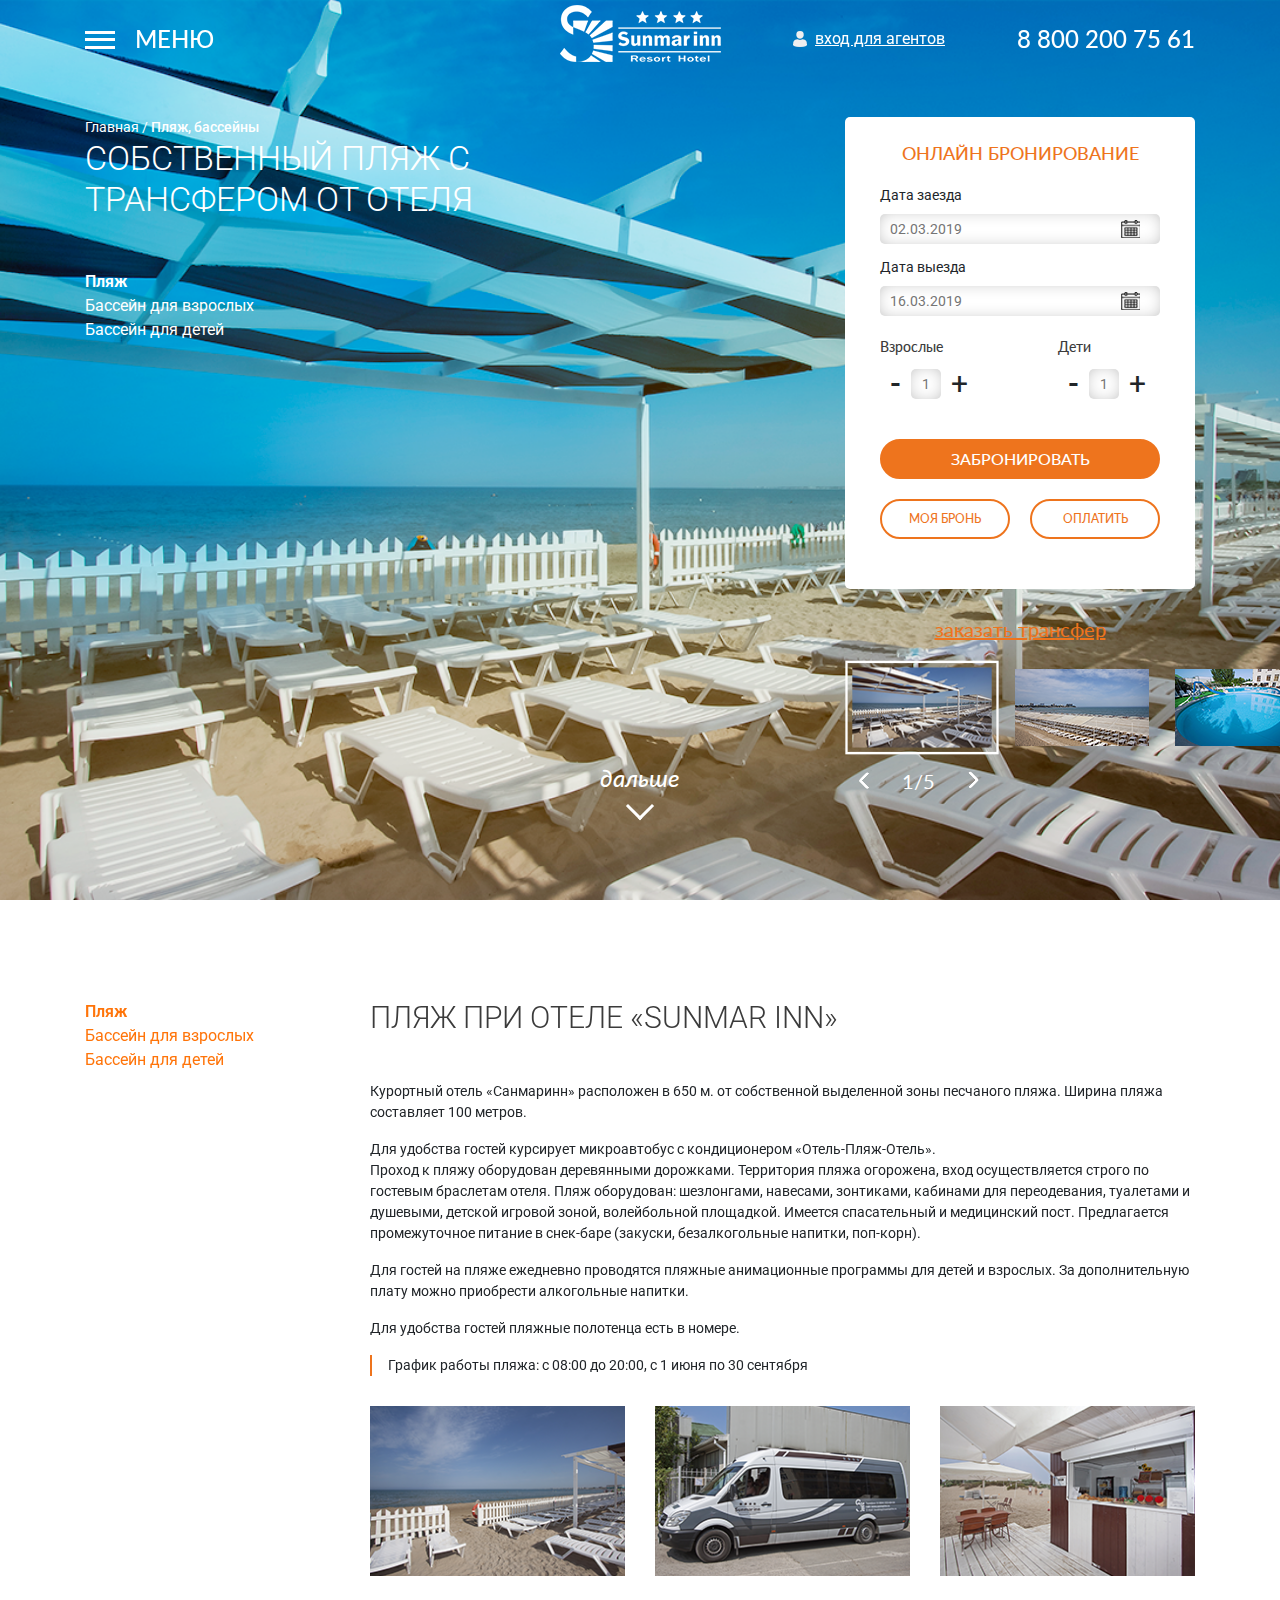
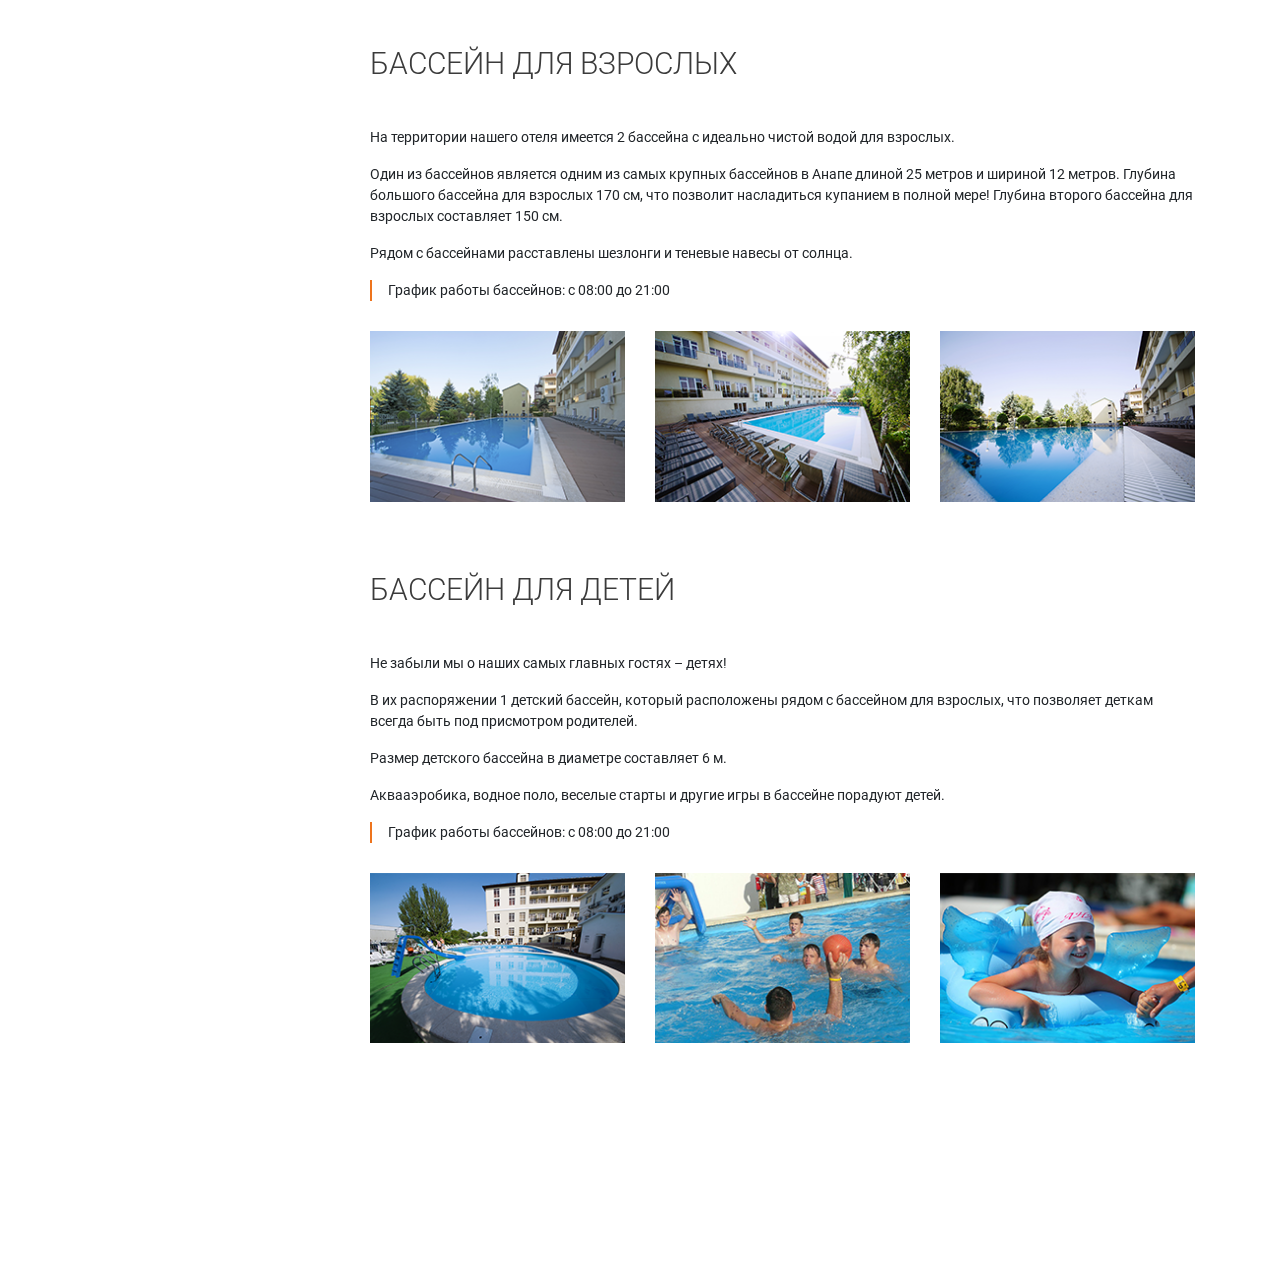
<file: pages/beach.html>
<!DOCTYPE html>
<html lang="en">
<head>
    <meta charset="UTF-8">
    <meta name="viewport" content="width=device-width, initial-scale=1.0">
    <meta name="description" content="Sunmarinn, Отлель">
    <title>Sunmarinn: Пляж, бассейны</title>
    <!-- <link rel="shortcut icon" href="../favicon.ico" type="image/x-icon"> -->
    <link rel="stylesheet" href="../css/beach.css">
</head>
<body>
    <header class="header">
        <div class="header-container">
            <div class="container">
                <section class="header__top row">
                    <div class="header__btns col-lg-5 col-md-4 col-2">
                        <div class="header__menu_open">
                            <div class="header__menu_btn">
                                <span></span>
                            </div>
                            <div class="header__menu_text">МЕНЮ</div>
                        </div>
                        <div class="header__menu_close">
                            <div class="close-btn">×</div>
                        </div>
                    </div>
                    <div class="header__top_right col-lg-7 col-md-8 col-10">
                        <div class="header__logo">
                            <img class="header-logo-white" src="../assets/header/logo.png" alt="logo">
                            <img class="header-logo-orange" src="../assets/header/logo-orange.png" alt="logo">
                        </div>
                        <div class="header__enter">
                            <img class="enter__img_white" src="../assets/header/user.png" alt="user-icon">
                            <img class="enter__img_orange" src="../assets/header/user-orange.png" alt="user-icon">
                            <span class="enter__text">вход для агентов</span>
                        </div>
                        <div class="header__phone"><a href="tel:88002007561">8 800 200 75 61</a></div>
                    </div>
                </section>
                <section class="header__menu row">
                    <div class="menu__left col-lg-7 col-md-6">
                        <div class="row">
                            <div class="col-lg-4 col-md-12">
                                <ul class="menu__list">
                                    <h3 class="list__title">Об отеле</h3>
                                    <li class="list__item"><a href="#" target="_blanck">Заселение в отель</a></li>
                                    <li class="list__item"><a href="#" target="_blanck">Видеогалерея</a></li>
                                    <li class="list__item"><a href="#" target="_blanck">Онлайн веб-камера</a></li>
                                    <li class="list__item"><a href="#" target="_blanck">Карта отеля</a></li>
                                    <li class="list__item"><a href="#" target="_blanck">Правила проживания</a></li>
                                    <li class="list__item"><a href="#" target="_blanck">Система «Всё включено»</a></li>
                                    <li class="list__item"><a href="#" target="_blanck">Акции, анонсы, скидки</a></li>
                                    <li class="list__item"><a href="#" target="_blanck">Программа анимации</a></li>
                                    <li class="list__item"><a href="#" target="_blanck">Отзывы об отеле</a></li>
                                    <li class="list__item"><a href="#" target="_blanck">Вакансии</a></li>
                                    <li class="list__item"><a href="#" target="_blanck">Контактная информация</a></li>
                                    <li class="list__item"><a href="#" target="_blanck">Пожаловаться-похвалить</a></li>
                                    <li class="list__item"><a href="#" target="_blanck">Документы</a></li>
                                </ul>
                                <ul class="menu__list">
                                    <h3 class="list__title">Услуги</h3>
                                    <li class="list__item"><a href="#" target="_blanck">«Всё включено»</a></li>
                                    <li class="list__item"><a href="#" target="_blanck">Платные услуги</a></li>
                                    <li class="list__item"><a href="#" target="_blanck">Конгресс-центр</a></li>
                                    <li class="list__item"><a href="#" target="_blanck">Услуги трансфера</a></li>
                                </ul>
                            </div>
                            <div class="col-lg-5 col-md-12">
                                <ul class="menu__list">
                                    <h3 class="list__title"><a href="../pages/numbers.html">НОМЕРА И ЦЕНЫ</a></h3>
                                    <li class="list__item"><a href="../pages/number.html" target="_blanck">2-х местный «Стандарт»</a></li>
                                    <li class="list__item"><a href="../pages/number.html" target="_blanck">2-х местный «Стандарт» (2-й корпус)</a></li>
                                    <li class="list__item"><a href="../pages/number.html" target="_blanck">2-х местный «Стандарт» с видом на море</a></li>
                                    <li class="list__item"><a href="../pages/number.html" target="_blanck">3-х местный «Стандарт»</a></li>
                                    <li class="list__item"><a href="../pages/number.html" target="_blanck">4-х местный «Семейный» 1 корпус</a></li>
                                    <li class="list__item"><a href="../pages/number.html" target="_blanck">4-х местный «Семейный» 2 корпус</a></li>
                                    <li class="list__item"><a href="../pages/number.html" target="_blanck">2-х местный «Студия»</a></li>
                                    <li class="list__item"><a href="../pages/number.html" target="_blanck">2-х местный «Люкс»</a></li>
                                </ul>
                                <ul class="menu__list">
                                    <h3 class="list__title">РЕСТОРАН, КАФЕ-БАР</h3>
                                    <li class="list__item"><a href="#" target="_blanck">Система «Всё включено»</a></li>
                                    <li class="list__item"><a href="#" target="_blanck">Ресторан «GreenDuck»</a></li>
                                    <li class="list__item"><a href="#" target="_blanck">Лобби-бар</a></li>
                                    <li class="list__item"><a href="#" target="_blanck">Ресторан «Высота»</a></li>
                                    <li class="list__item"><a href="#" target="_blanck">Караоке бар «Five Notes»</a></li>
                                </ul>
                                <ul class="menu__list">
                                    <h3 class="list__title">ДОСУГ, РАЗВЛЕЧЕНИЯ</h3>
                                    <li class="list__item"><a href="#" target="_blanck">Анимация</a></li>
                                    <li class="list__item"><a href="#" target="_blanck">Экскурсии</a></li>
                                </ul>
                            </div>
                            <div class="col-lg-3 col-md-12">
                                <ul class="menu__list">
                                    <h3 class="list__title">Пляж, Бассейны</h3>
                                    <li class="list__item"><a href="#" target="_blanck">Пляж</a></li>
                                    <li class="list__item"><a href="#" target="_blanck">Бассейн для взрослых</a></li>
                                    <li class="list__item"><a href="#" target="_blanck">Детский бассейн</a></li>
                                </ul>
                                <ul class="menu__list">
                                    <h3 class="list__title">ДЛЯ ДЕТЕЙ</h3>
                                    <li class="list__item"><a href="#" target="_blanck">Анимация</a></li>
                                    <li class="list__item"><a href="#" target="_blanck">Игровая комната</a></li>
                                    <li class="list__item"><a href="#" target="_blanck">Кинозал</a></li>
                                    <li class="list__item"><a href="#" target="_blanck">Детская площадка</a></li>
                                </ul>
                                <ul class="menu__list">
                                    <h3 class="list__title">Фотогалерея</h3>
                                    <li class="list__item"><a href="#" target="_blanck">Номерной фонд</a></li>
                                    <li class="list__item"><a href="#" target="_blanck">Территория отеля</a></li>
                                    <li class="list__item"><a href="#" target="_blanck">Анимация</a></li>
                                    <li class="list__item"><a href="#" target="_blanck">Ресторан, кафе, бар</a></li>
                                    <li class="list__item"><a href="#" target="_blanck">Инфраструктура</a></li>
                                    <li class="list__item"><a href="#" target="_blanck">Конференц-зал</a></li>
                                    <li class="list__item"><a href="#" target="_blanck">Бассейны</a></li>
                                    <li class="list__item"><a href="#" target="_blanck">Пляж</a></li>
                                </ul>
                            </div>
                            <div class="col-md-12 tablet-menu">
                                <ul class="menu__list">
                                    <h3 class="list__title">Забронировать</h3>
                                </ul>
                                <ul class="menu__list"><h3 class="list__title">Моя бронь</h3></ul>
                                <ul class="menu__list"><h3 class="list__title">Оплатить</h3></ul>
                                <ul class="menu__list"><h3 class="list__title">Заказать трансфер</h3></ul>
                            </div>
                        </div>
                    </div>
                    <div class="menu__right col-lg-5 col-md-6">
                        <div class="menu__room">
                            <div class="room__img">
                                <div class="room__icons">
                                    <img src="../assets/header/wifi.png" alt="wifi">
                                    <img src="../assets/header/tv.png" alt="tv">
                                    <img src="../assets/header/safe.png" alt="safe">
                                    <img src="../assets/header/fax.png" alt="fax">
                                    <img src="../assets/header/holod.png" alt="holoh">
                                    <img src="../assets/header/badroom.png" alt="badroom">
                                </div>
                                <div class="room__name">ДВУХМЕСТНЫЙ НОМЕР «СТАНДАРТ»</div>
                            </div>
                            <button type="button" class="room__btn">РАССЧИТАТЬ СТОИМОСТЬ</button>
                        </div>
                        <div class="menu__contacts row">
                            <div class="col-lg-6 col-md-12">
                                <div class="contact__title">Контакты</div>
                                <div class="contact__num">
                                    <a href="tel:88002007561">8 800 200 75 61</a>
                                </div>
                                <div class="contact__mes">
                                    <a href="#">
                                        <svg role="img" xmlns="http://www.w3.org/2000/svg" viewBox="0 0 448 512">
                                            <path fill="black" d="M224 122.8c-72.7 0-131.8 59.1-131.9 131.8 0 24.9 7 49.2 20.2 70.1l3.1 5-13.3 48.6 49.9-13.1 4.8 2.9c20.2 12 43.4 18.4 67.1 18.4h.1c72.6 0 133.3-59.1 133.3-131.8 0-35.2-15.2-68.3-40.1-93.2-25-25-58-38.7-93.2-38.7zm77.5 188.4c-3.3 9.3-19.1 17.7-26.7 18.8-12.6 1.9-22.4.9-47.5-9.9-39.7-17.2-65.7-57.2-67.7-59.8-2-2.6-16.2-21.5-16.2-41s10.2-29.1 13.9-33.1c3.6-4 7.9-5 10.6-5 2.6 0 5.3 0 7.6.1 2.4.1 5.7-.9 8.9 6.8 3.3 7.9 11.2 27.4 12.2 29.4s1.7 4.3.3 6.9c-7.6 15.2-15.7 14.6-11.6 21.6 15.3 26.3 30.6 35.4 53.9 47.1 4 2 6.3 1.7 8.6-1 2.3-2.6 9.9-11.6 12.5-15.5 2.6-4 5.3-3.3 8.9-2 3.6 1.3 23.1 10.9 27.1 12.9s6.6 3 7.6 4.6c.9 1.9.9 9.9-2.4 19.1zM400 32H48C21.5 32 0 53.5 0 80v352c0 26.5 21.5 48 48 48h352c26.5 0 48-21.5 48-48V80c0-26.5-21.5-48-48-48zM223.9 413.2c-26.6 0-52.7-6.7-75.8-19.3L64 416l22.5-82.2c-13.9-24-21.2-51.3-21.2-79.3C65.4 167.1 136.5 96 223.9 96c42.4 0 82.2 16.5 112.2 46.5 29.9 30 47.9 69.8 47.9 112.2 0 87.4-72.7 158.5-160.1 158.5z"</path>
                                        </svg>
                                    </a>
                                    <a href="#">
                                        <svg role="img" xmlns="http://www.w3.org/2000/svg" viewBox="0 0 512 512">
                                            <path fill="black" d="M444 49.9C431.3 38.2 379.9.9 265.3.4c0 0-135.1-8.1-200.9 52.3C27.8 89.3 14.9 143 13.5 209.5c-1.4 66.5-3.1 191.1 117 224.9h.1l-.1 51.6s-.8 20.9 13 25.1c16.6 5.2 26.4-10.7 42.3-27.8 8.7-9.4 20.7-23.2 29.8-33.7 82.2 6.9 145.3-8.9 152.5-11.2 16.6-5.4 110.5-17.4 125.7-142 15.8-128.6-7.6-209.8-49.8-246.5zM457.9 287c-12.9 104-89 110.6-103 115.1-6 1.9-61.5 15.7-131.2 11.2 0 0-52 62.7-68.2 79-5.3 5.3-11.1 4.8-11-5.7 0-6.9.4-85.7.4-85.7-.1 0-.1 0 0 0-101.8-28.2-95.8-134.3-94.7-189.8 1.1-55.5 11.6-101 42.6-131.6 55.7-50.5 170.4-43 170.4-43 96.9.4 143.3 29.6 154.1 39.4 35.7 30.6 53.9 103.8 40.6 211.1zm-139-80.8c.4 8.6-12.5 9.2-12.9.6-1.1-22-11.4-32.7-32.6-33.9-8.6-.5-7.8-13.4.7-12.9 27.9 1.5 43.4 17.5 44.8 46.2zm20.3 11.3c1-42.4-25.5-75.6-75.8-79.3-8.5-.6-7.6-13.5.9-12.9 58 4.2 88.9 44.1 87.8 92.5-.1 8.6-13.1 8.2-12.9-.3zm47 13.4c.1 8.6-12.9 8.7-12.9.1-.6-81.5-54.9-125.9-120.8-126.4-8.5-.1-8.5-12.9 0-12.9 73.7.5 133 51.4 133.7 139.2zM374.9 329v.2c-10.8 19-31 40-51.8 33.3l-.2-.3c-21.1-5.9-70.8-31.5-102.2-56.5-16.2-12.8-31-27.9-42.4-42.4-10.3-12.9-20.7-28.2-30.8-46.6-21.3-38.5-26-55.7-26-55.7-6.7-20.8 14.2-41 33.3-51.8h.2c9.2-4.8 18-3.2 23.9 3.9 0 0 12.4 14.8 17.7 22.1 5 6.8 11.7 17.7 15.2 23.8 6.1 10.9 2.3 22-3.7 26.6l-12 9.6c-6.1 4.9-5.3 14-5.3 14s17.8 67.3 84.3 84.3c0 0 9.1.8 14-5.3l9.6-12c4.6-6 15.7-9.8 26.6-3.7 14.7 8.3 33.4 21.2 45.8 32.9 7 5.7 8.6 14.4 3.8 23.6z"></path>
                                        </svg>
                                    </a>
                                    <a href="#">
                                        <svg role="img" xmlns="http://www.w3.org/2000/svg" viewBox="0 0 448 512">
                                            <path fill="black" d="M446.7 98.6l-67.6 318.8c-5.1 22.5-18.4 28.1-37.3 17.5l-103-75.9-49.7 47.8c-5.5 5.5-10.1 10.1-20.7 10.1l7.4-104.9 190.9-172.5c8.3-7.4-1.8-11.5-12.9-4.1L117.8 284 16.2 252.2c-22.1-6.9-22.5-22.1 4.6-32.7L418.2 66.4c18.4-6.9 34.5 4.1 28.5 32.2z"></path>
                                        </svg>
                                    </a>
                                </div>
                                <div class="contact__email">
                                    <a href="mailto:info@sunmarinn.ru">info@sunmarinn.ru</a></div>
                                <div class="contact__addres">г. Анапа, ул.Красноармейская, 10</div>
                            </div>
                            <div class="col-lg-6 col-md-12">
                                <div class="contact__title">МЫ В СОЦИАЛЬНЫЙ СЕТЯХ:</div>
                                <div class="contact__soc">
                                    <a href="#">
                                        <svg role="img" xmlns="http://www.w3.org/2000/svg" viewBox="0 0 576 512">
                                            <path fill="black" d="M545 117.7c3.7-12.5 0-21.7-17.8-21.7h-58.9c-15 0-21.9 7.9-25.6 16.7 0 0-30 73.1-72.4 120.5-13.7 13.7-20 18.1-27.5 18.1-3.7 0-9.4-4.4-9.4-16.9V117.7c0-15-4.2-21.7-16.6-21.7h-92.6c-9.4 0-15 7-15 13.5 0 14.2 21.2 17.5 23.4 57.5v86.8c0 19-3.4 22.5-10.9 22.5-20 0-68.6-73.4-97.4-157.4-5.8-16.3-11.5-22.9-26.6-22.9H38.8c-16.8 0-20.2 7.9-20.2 16.7 0 15.6 20 93.1 93.1 195.5C160.4 378.1 229 416 291.4 416c37.5 0 42.1-8.4 42.1-22.9 0-66.8-3.4-73.1 15.4-73.1 8.7 0 23.7 4.4 58.7 38.1 40 40 46.6 57.9 69 57.9h58.9c16.8 0 25.3-8.4 20.4-25-11.2-34.9-86.9-106.7-90.3-111.5-8.7-11.2-6.2-16.2 0-26.2.1-.1 72-101.3 79.4-135.6z"></path>
                                        </svg>
                                    </a>
                                    <a href="#">
                                        <svg role="img" height="22" xmlns="http://www.w3.org/2000/svg" viewBox="0 0 320 512">
                                            <path fill="black" d="M275.1 334c-27.4 17.4-65.1 24.3-90 26.9l20.9 20.6 76.3 76.3c27.9 28.6-17.5 73.3-45.7 45.7-19.1-19.4-47.1-47.4-76.3-76.6L84 503.4c-28.2 27.5-73.6-17.6-45.4-45.7 19.4-19.4 47.1-47.4 76.3-76.3l20.6-20.6c-24.6-2.6-62.9-9.1-90.6-26.9-32.6-21-46.9-33.3-34.3-59 7.4-14.6 27.7-26.9 54.6-5.7 0 0 36.3 28.9 94.9 28.9s94.9-28.9 94.9-28.9c26.9-21.1 47.1-8.9 54.6 5.7 12.4 25.7-1.9 38-34.5 59.1zM30.3 129.7C30.3 58 88.6 0 160 0s129.7 58 129.7 129.7c0 71.4-58.3 129.4-129.7 129.4s-129.7-58-129.7-129.4zm66 0c0 35.1 28.6 63.7 63.7 63.7s63.7-28.6 63.7-63.7c0-35.4-28.6-64-63.7-64s-63.7 28.6-63.7 64z"></path>
                                        </svg>
                                    </a>
                                    <a href="#">
                                        <svg role="img" xmlns="http://www.w3.org/2000/svg" viewBox="0 0 512 512">
                                            <path fill="black" d="M459.37 151.716c.325 4.548.325 9.097.325 13.645 0 138.72-105.583 298.558-298.558 298.558-59.452 0-114.68-17.219-161.137-47.106 8.447.974 16.568 1.299 25.34 1.299 49.055 0 94.213-16.568 130.274-44.832-46.132-.975-84.792-31.188-98.112-72.772 6.498.974 12.995 1.624 19.818 1.624 9.421 0 18.843-1.3 27.614-3.573-48.081-9.747-84.143-51.98-84.143-102.985v-1.299c13.969 7.797 30.214 12.67 47.431 13.319-28.264-18.843-46.781-51.005-46.781-87.391 0-19.492 5.197-37.36 14.294-52.954 51.655 63.675 129.3 105.258 216.365 109.807-1.624-7.797-2.599-15.918-2.599-24.04 0-57.828 46.782-104.934 104.934-104.934 30.213 0 57.502 12.67 76.67 33.137 23.715-4.548 46.456-13.32 66.599-25.34-7.798 24.366-24.366 44.833-46.132 57.827 21.117-2.273 41.584-8.122 60.426-16.243-14.292 20.791-32.161 39.308-52.628 54.253z"></path>
                                        </svg>
                                    </a>
                                    <a href="#">
                                        <svg role="img" xmlns="http://www.w3.org/2000/svg" viewBox="0 0 448 512">
                                            <path fill="black" d="M224.1 141c-63.6 0-114.9 51.3-114.9 114.9s51.3 114.9 114.9 114.9S339 319.5 339 255.9 287.7 141 224.1 141zm0 189.6c-41.1 0-74.7-33.5-74.7-74.7s33.5-74.7 74.7-74.7 74.7 33.5 74.7 74.7-33.6 74.7-74.7 74.7zm146.4-194.3c0 14.9-12 26.8-26.8 26.8-14.9 0-26.8-12-26.8-26.8s12-26.8 26.8-26.8 26.8 12 26.8 26.8zm76.1 27.2c-1.7-35.9-9.9-67.7-36.2-93.9-26.2-26.2-58-34.4-93.9-36.2-37-2.1-147.9-2.1-184.9 0-35.8 1.7-67.6 9.9-93.9 36.1s-34.4 58-36.2 93.9c-2.1 37-2.1 147.9 0 184.9 1.7 35.9 9.9 67.7 36.2 93.9s58 34.4 93.9 36.2c37 2.1 147.9 2.1 184.9 0 35.9-1.7 67.7-9.9 93.9-36.2 26.2-26.2 34.4-58 36.2-93.9 2.1-37 2.1-147.8 0-184.8zM398.8 388c-7.8 19.6-22.9 34.7-42.6 42.6-29.5 11.7-99.5 9-132.1 9s-102.7 2.6-132.1-9c-19.6-7.8-34.7-22.9-42.6-42.6-11.7-29.5-9-99.5-9-132.1s-2.6-102.7 9-132.1c7.8-19.6 22.9-34.7 42.6-42.6 29.5-11.7 99.5-9 132.1-9s102.7-2.6 132.1 9c19.6 7.8 34.7 22.9 42.6 42.6 11.7 29.5 9 99.5 9 132.1s2.7 102.7-9 132.1z"></path>
                                        </svg>
                                    </a>
                                    <a href="#">
                                        <svg role="img" xmlns="http://www.w3.org/2000/svg" viewBox="0 0 448 512">
                                            <path fill="black" d="M400 32H48A48 48 0 0 0 0 80v352a48 48 0 0 0 48 48h137.25V327.69h-63V256h63v-54.64c0-62.15 37-96.48 93.67-96.48 27.14 0 55.52 4.84 55.52 4.84v61h-31.27c-30.81 0-40.42 19.12-40.42 38.73V256h68.78l-11 71.69h-57.78V480H400a48 48 0 0 0 48-48V80a48 48 0 0 0-48-48z"></path>
                                        </svg>
                                    </a>
                                    <a href="#">
                                        <svg role="img" xmlns="http://www.w3.org/2000/svg" viewBox="0 0 576 512">
                                            <path fill="black" d="M549.655 124.083c-6.281-23.65-24.787-42.276-48.284-48.597C458.781 64 288 64 288 64S117.22 64 74.629 75.486c-23.497 6.322-42.003 24.947-48.284 48.597-11.412 42.867-11.412 132.305-11.412 132.305s0 89.438 11.412 132.305c6.281 23.65 24.787 41.5 48.284 47.821C117.22 448 288 448 288 448s170.78 0 213.371-11.486c23.497-6.321 42.003-24.171 48.284-47.821 11.412-42.867 11.412-132.305 11.412-132.305s0-89.438-11.412-132.305zm-317.51 213.508V175.185l142.739 81.205-142.739 81.201z"></path>
                                        </svg>
                                    </a>
                                </div>
                            </div>
                        </div>
                    </div>
                </section>
            </div>
            <div class="menu__table-enter">
                <div class="container">
                    <div class="header__enter">
                        <img class="enter__img_white" src="../assets/header/user.png" alt="user-icon">
                        <img class="enter__img_orange" src="../assets/header/user-orange.png" alt="user-icon">
                        <span class="enter__text">вход для агентов</span>
                    </div>
                </div>
            </div>
        </div>
        <section class="banner">
            <div class="container">
                <div class="row banner__top">
                    <div class="banner__left col-lg-6 col-md-6 col-12">
                        <section class="breadcrumbs">
                            <a href="../index.html" class="breadcrumbs__main-page">Главная </a>/
                            <a href="javascript:void(0)" class="breadcrumbs__inner-page active"> Пляж, бассейны</a>
                        </section>
                        <h1>Собственный пляж с трансфером от отеля</h1>
                        <ul class="sidebar-list">
                            <li class="sidebar-list__item active" data-id="beach">Пляж</li>
                            <li class="sidebar-list__item" data-id="smalpool">Бассейн для взрослых</li>
                            <li class="sidebar-list__item" data-id="bigpool">Бассейн для детей</li>
                        </ul>
                    </div>
                    <div class="banner__right col-lg-6 col-md-6">
                        <form class="banner__form" action="">
                            <h3>ОНЛАЙН БРОНИРОВАНИЕ</h3>
                            <label for="in">Дата заезда</label>
                            <div class="input-datetime">
                                <input type="datetime" placeholder="02.03.2019" name="in" id="in">
                            </div>
                            <label for="out">Дата выезда</label>
                            <div class="input-datetime">
                                <input type="datetime" placeholder="16.03.2019" name="out" id="out">
                            </div>
                            <div class="form__people">
                                <div class="adults">
                                    <span>Взрослые</span>
                                    <div class="counter">
                                        <div class="minus">-</div>
                                        <input type="text" placeholder="1" name="1" id="adults">
                                        <div class="plus">+</div>
                                    </div>
                                </div>
                                <div class="childs">
                                    <span>Дети</span>
                                    <div class="counter">
                                        <div class="minus">-</div>
                                        <input type="text" placeholder="1" name="1" id="childs">
                                        <div class="plus">+</div>
                                    </div>
                                </div>
                            </div>
                            <div class="form__btns">
                                <button type="submit">ЗАБРОНИРОВАТЬ</button>
                                <div class="dop-btns">
                                    <button type="button">МОЯ БРОНЬ</button>
                                    <button type="button">ОПЛАТИТЬ</button>
                                </div>
                            </div>
                        </form>
                        <a href="#" class="book-transfer">заказать трансфер</a>
                        <div class="banner__slider">
                            <div class="slider__body">
                                <div data-num="1" data-img="../assets/banner-slider/banner-bg-beach-1.png" class="slider__item active">
                                    <img src="../assets/banner-slider/slider-beach-min-1.png" alt="1">
                                </div>
                                <div data-num="2" data-img="../assets/banner-slider/slider-beach-min-2.png" class="slider__item">
                                    <img src="../assets/banner-slider/slider-beach-min-2.png" alt="2">
                                </div>
                                <div data-num="3" data-img="../assets/banner-slider/slider-beach-min-3.png" class="slider__item">
                                    <img src="../assets/banner-slider/slider-beach-min-3.png" alt="3">
                                </div>
                                <div data-num="4" data-img="../assets/banner-slider/slider-beach-min-4.png" class="slider__item">
                                    <img src="../assets/banner-slider/slider-beach-min-4.png" alt="4">
                                </div>
                                <div data-num="5" data-img="../assets/banner-slider/slider-beach-min-5.png" class="slider__item">
                                    <img src="../assets/banner-slider/slider-beach-min-5.png" alt="5">
                                </div>
                            </div>
                            <div class="slider__controls">
                                <div class="controls__item left"></div>
                                <div class="controls__info">
                                    <span class="current">1</span>/<span class="total">5</span>
                                </div>
                                <div class="controls__item right"></div>
                            </div>
                        </div>
                    </div>
                </div>
                <div class="banner__further">
                    <span>дальше</span>
                    <span>вниз</span>
                    <div class="further__arrow"></div>
                </div>
            </div>
            <div class="controls__item left"></div>
            <div class="controls__item right"></div>
        </section>
    </header>
    <main class="main">
        <div class="container">
            <section class="mobile-form">
                <form class="banner__form" action="">
                    <h3>ОНЛАЙН БРОНИРОВАНИЕ</h3>
                    <label for="in">Дата заезда</label>
                    <div class="input-datetime">
                        <input type="datetime" placeholder="02.03.2019" name="in" id="in">
                    </div>
                    <label for="out">Дата выезда</label>
                    <div class="input-datetime">
                        <input type="datetime" placeholder="16.03.2019" name="out" id="out">
                    </div>
                    <div class="form__people">
                        <div class="adults">
                            <span>Взрослые</span>
                            <div class="counter">
                                <div class="minus">-</div>
                                <input type="text" placeholder="1" name="1" id="adults">
                                <div class="plus">+</div>
                            </div>
                        </div>
                        <div class="childs">
                            <span>Дети</span>
                            <div class="counter">
                                <div class="minus">-</div>
                                <input type="text" placeholder="1" name="1" id="childs">
                                <div class="plus">+</div>
                            </div>
                        </div>
                    </div>
                    <div class="form__btns">
                        <button type="submit">ЗАБРОНИРОВАТЬ</button>
                        <div class="dop-btns">
                            <button type="button">МОЯ БРОНЬ</button>
                            <button type="button">ОПЛАТИТЬ</button>
                            <button type="button">ЗАКАЗАТЬ ТРАНСФЕР</button>
                        </div>
                    </div>
                </form>
            </section>
            <section class="section">
                <div class="row">
                    <div class="col-lg-3">
                        <ul class="sidebar-list">
                            <li class="sidebar-list__item active" data-id="beach">Пляж</li>
                            <li class="sidebar-list__item" data-id="smalpool">Бассейн для взрослых</li>
                            <li class="sidebar-list__item" data-id="bigpool">Бассейн для детей</li>
                        </ul>
                    </div>
                    <div class="col-lg-9">
                        <section id="beach" class="right-section active">
                            <h1 class="sections__title">пляж при отеле «sunmar inn»</h1>
                            <div class="beach">
                                <p>
                                    Курортный отель «Санмаринн» расположен в 650 м. от собственной выделенной зоны песчаного пляжа. Ширина пляжа составляет 100 метров.
                                </p>
                                <p>
                                    Для удобства гостей курсирует микроавтобус с кондиционером «Отель-Пляж-Отель».<br>
                                    Проход к пляжу оборудован деревянными дорожками. Территория пляжа огорожена, вход осуществляется строго по гостевым браслетам отеля. Пляж оборудован: шезлонгами, навесами, зонтиками, кабинами для переодевания, туалетами и душевыми, детской игровой зоной, волейбольной площадкой. 
                                    Имеется спасательный и медицинский пост. Предлагается промежуточное питание в снек-баре (закуски, безалкогольные напитки, поп-корн).
                                </p>
                                <p>
                                    Для гостей на пляже ежедневно проводятся пляжные анимационные программы для детей и взрослых. За дополнительную плату можно приобрести алкогольные напитки.
                                </p>
                                <p>
                                    Для удобства гостей пляжные полотенца есть в номере.
                                </p>
                                <div class="highlight-block">График работы пляжа: с 08:00 до 20:00, с 1 июня по 30 сентября</div>
                                <div class="photos row">
                                    <img src="../assets/beach/beach-1.png" alt="1" class="photo col-lg-4 col-md-6">
                                    <img src="../assets/beach/beach-2.png" alt="2" class="photo col-lg-4 col-md-6">
                                    <img src="../assets/beach/beach-3.png" alt="3" class="photo col-lg-4 col-md-6">
                                </div>
                            </div>
                        </section>
                        <section id="smalpool" class="right-section">
                            <h1 class="sections__title">Бассейн для взрослых</h1>
                            <div class="smalpool">
                                <p>
                                    На территории нашего отеля имеется 2 бассейна с идеально чистой водой для взрослых.
                                </p>
                                <p>
                                    Один из бассейнов является одним из самых крупных бассейнов в Анапе длиной 25 метров и шириной 12 метров. Глубина большого бассейна для взрослых 170 см, что позволит насладиться купанием в полной мере! 
                                    Глубина второго бассейна для взрослых составляет 150 см. 
                                </p>
                                <p>
                                    Рядом с бассейнами расставлены шезлонги и теневые навесы от солнца.   
                                </p>
                                <div class="highlight-block">График работы бассейнов: с 08:00 до 21:00</div>
                                <div class="photos row">
                                    <img src="../assets/beach/minpool-1.png" alt="1" class="photo col-lg-4 col-md-6">
                                    <img src="../assets/beach/minpool-2.png" alt="2" class="photo col-lg-4 col-md-6">
                                    <img src="../assets/beach/minpool-3.png" alt="3" class="photo col-lg-4 col-md-6">
                                </div>
                            </div>
                        </section>
                        <section id="bigpool" class="right-section">
                            <h1 class="sections__title">Бассейн для детей</h1>
                            <div class="bigpool">
                                <p>
                                    Не забыли мы о наших самых главных гостях – детях!
                                </p>
                                <p>
                                    В их распоряжении 1 детский бассейн, который расположены рядом 
                                    с бассейном для взрослых, что позволяет деткам всегда быть под присмотром родителей.
                                </p>
                                <p>
                                    Размер детского бассейна в диаметре составляет 6 м.
                                </p>
                                <p>
                                    Аквааэробика, водное поло, веселые старты и другие игры в бассейне порадуют детей.
                                </p>
                                <div class="highlight-block">График работы бассейнов: с 08:00 до 21:00</div>
                                <div class="photos row">
                                    <img src="../assets/beach/bigpool-1.png" alt="1" class="photo col-lg-4 col-md-6">
                                    <img src="../assets/beach/bigpool-2.png" alt="2" class="photo col-lg-4 col-md-6">
                                    <img src="../assets/beach/bigpool-3.png" alt="3" class="photo col-lg-4 col-md-6">
                                </div>
                            </div>
                        </section>
                    </div>
                </div>
            </section>
        </div>
    </main>
    <script src="../js/jquery.js"></script>
    <script src="../js/jquery-ui.js"></script>
    <script src="../js/script.js"></script>
</body>
</html>
</file>
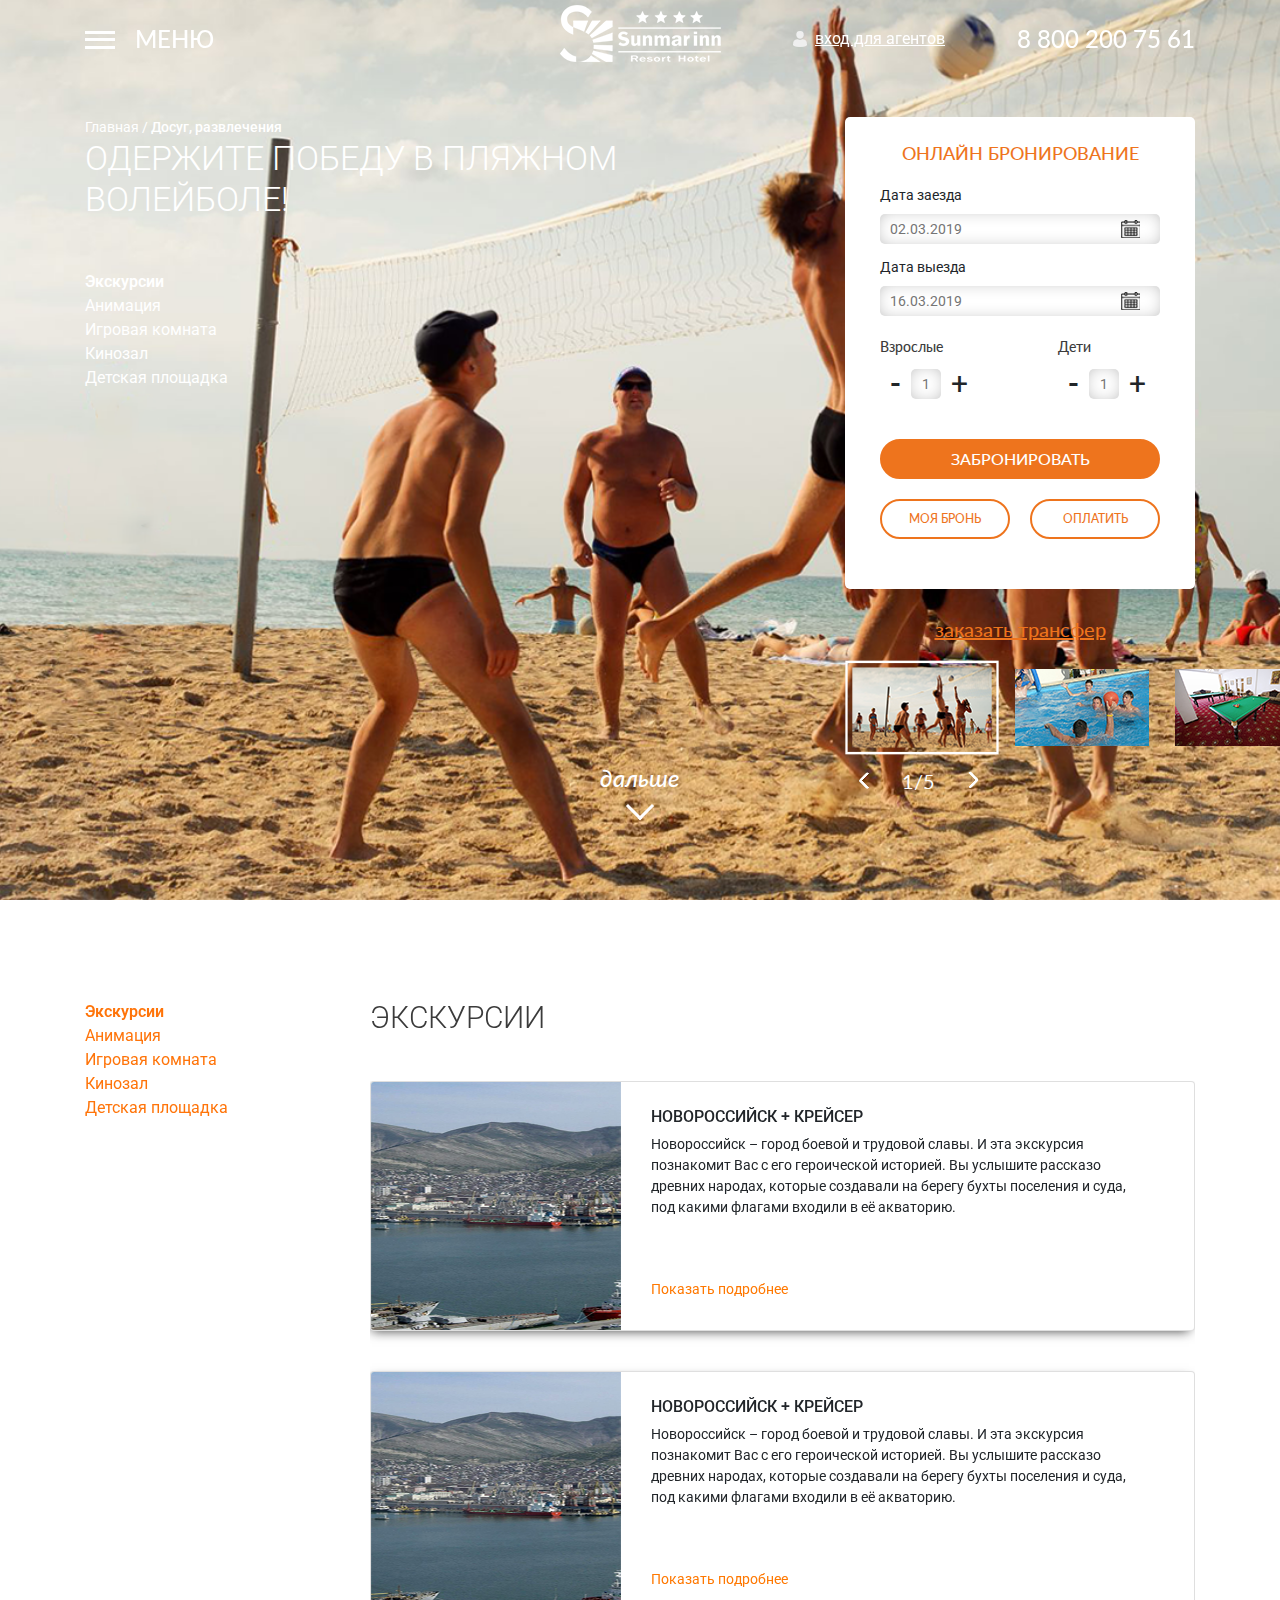
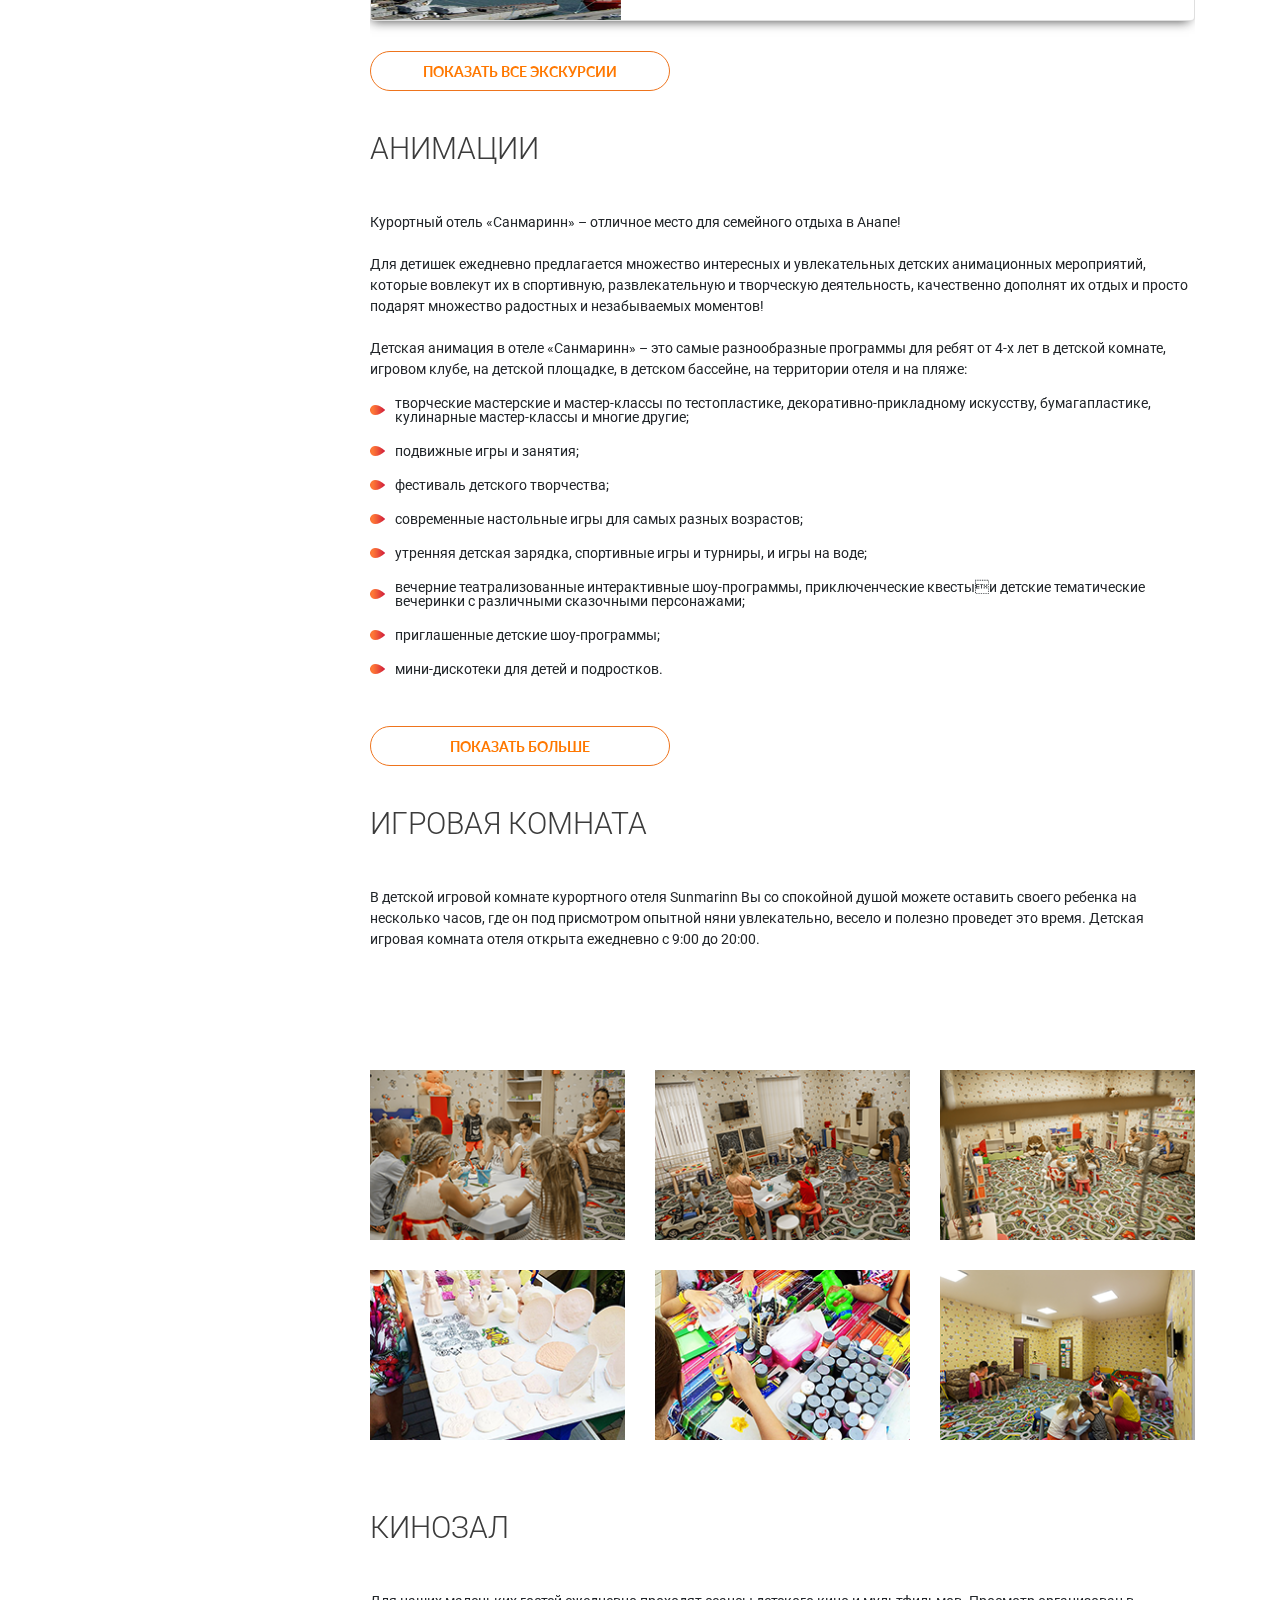
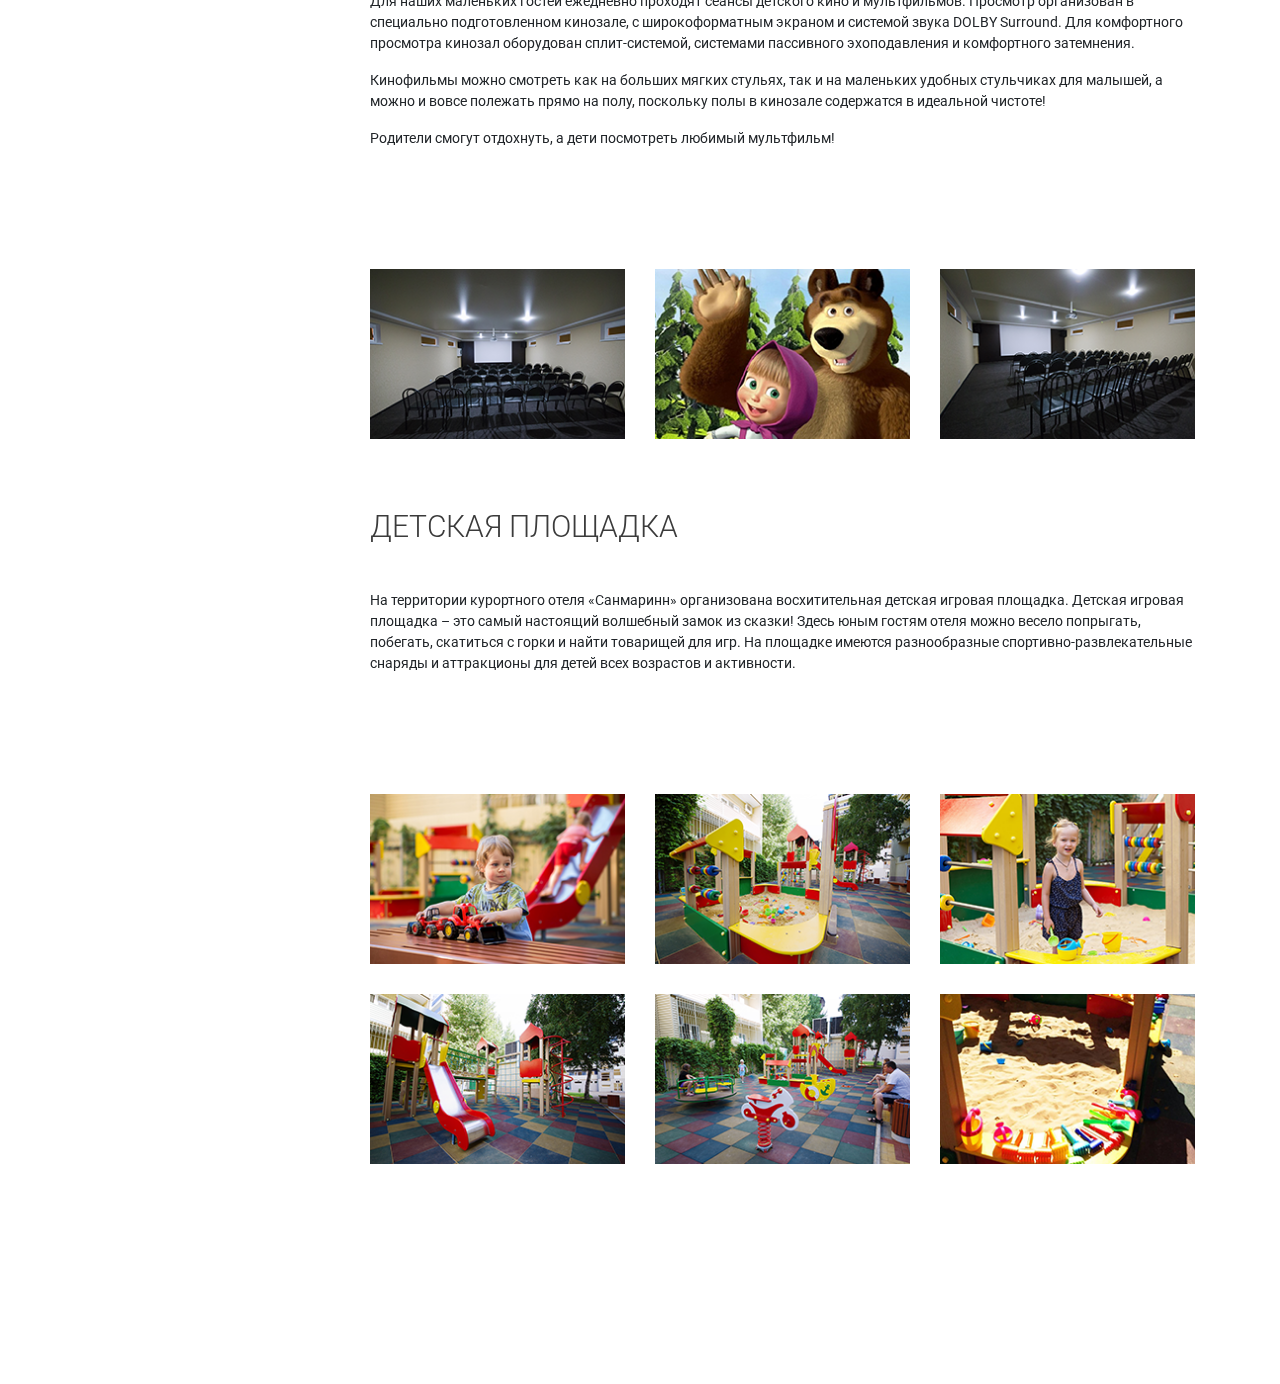
<file: pages/entertainment.html>
<!DOCTYPE html>
<html lang="en">
<head>
    <meta charset="UTF-8">
    <meta name="viewport" content="width=device-width, initial-scale=1.0">
    <meta name="description" content="Sunmarinn, Отлель">
    <title>Sunmarinn: Развлечения и досуг</title>
    <!-- <link rel="shortcut icon" href="../favicon.ico" type="image/x-icon"> -->
    <link rel="stylesheet" href="../css/entertainment.css">
</head>
<body>
    <header class="header">
        <div class="header-container">
            <div class="container">
                <section class="header__top row">
                    <div class="header__btns col-lg-5 col-md-4 col-2">
                        <div class="header__menu_open">
                            <div class="header__menu_btn">
                                <span></span>
                            </div>
                            <div class="header__menu_text">МЕНЮ</div>
                        </div>
                        <div class="header__menu_close">
                            <div class="close-btn">×</div>
                        </div>
                    </div>
                    <div class="header__top_right col-lg-7 col-md-8 col-10">
                        <div class="header__logo">
                            <img class="header-logo-white" src="../assets/header/logo.png" alt="logo">
                            <img class="header-logo-orange" src="../assets/header/logo-orange.png" alt="logo">
                        </div>
                        <div class="header__enter">
                            <img class="enter__img_white" src="../assets/header/user.png" alt="user-icon">
                            <img class="enter__img_orange" src="../assets/header/user-orange.png" alt="user-icon">
                            <span class="enter__text">вход для агентов</span>
                        </div>
                        <div class="header__phone"><a href="tel:88002007561">8 800 200 75 61</a></div>
                    </div>
                </section>
                <section class="header__menu row">
                    <div class="menu__left col-lg-7 col-md-6">
                        <div class="row">
                            <div class="col-lg-4 col-md-12">
                                <ul class="menu__list">
                                    <h3 class="list__title">Об отеле</h3>
                                    <li class="list__item"><a href="#" target="_blanck">Заселение в отель</a></li>
                                    <li class="list__item"><a href="#" target="_blanck">Видеогалерея</a></li>
                                    <li class="list__item"><a href="#" target="_blanck">Онлайн веб-камера</a></li>
                                    <li class="list__item"><a href="#" target="_blanck">Карта отеля</a></li>
                                    <li class="list__item"><a href="#" target="_blanck">Правила проживания</a></li>
                                    <li class="list__item"><a href="#" target="_blanck">Система «Всё включено»</a></li>
                                    <li class="list__item"><a href="#" target="_blanck">Акции, анонсы, скидки</a></li>
                                    <li class="list__item"><a href="#" target="_blanck">Программа анимации</a></li>
                                    <li class="list__item"><a href="#" target="_blanck">Отзывы об отеле</a></li>
                                    <li class="list__item"><a href="#" target="_blanck">Вакансии</a></li>
                                    <li class="list__item"><a href="#" target="_blanck">Контактная информация</a></li>
                                    <li class="list__item"><a href="#" target="_blanck">Пожаловаться-похвалить</a></li>
                                    <li class="list__item"><a href="#" target="_blanck">Документы</a></li>
                                </ul>
                                <ul class="menu__list">
                                    <h3 class="list__title">Услуги</h3>
                                    <li class="list__item"><a href="#" target="_blanck">«Всё включено»</a></li>
                                    <li class="list__item"><a href="#" target="_blanck">Платные услуги</a></li>
                                    <li class="list__item"><a href="#" target="_blanck">Конгресс-центр</a></li>
                                    <li class="list__item"><a href="#" target="_blanck">Услуги трансфера</a></li>
                                </ul>
                            </div>
                            <div class="col-lg-5 col-md-12">
                                <ul class="menu__list">
                                    <h3 class="list__title"><a href="../pages/numbers.html">НОМЕРА И ЦЕНЫ</a></h3>
                                    <li class="list__item"><a href="../pages/number.html" target="_blanck">2-х местный «Стандарт»</a></li>
                                    <li class="list__item"><a href="../pages/number.html" target="_blanck">2-х местный «Стандарт» (2-й корпус)</a></li>
                                    <li class="list__item"><a href="../pages/number.html" target="_blanck">2-х местный «Стандарт» с видом на море</a></li>
                                    <li class="list__item"><a href="../pages/number.html" target="_blanck">3-х местный «Стандарт»</a></li>
                                    <li class="list__item"><a href="../pages/number.html" target="_blanck">4-х местный «Семейный» 1 корпус</a></li>
                                    <li class="list__item"><a href="../pages/number.html" target="_blanck">4-х местный «Семейный» 2 корпус</a></li>
                                    <li class="list__item"><a href="../pages/number.html" target="_blanck">2-х местный «Студия»</a></li>
                                    <li class="list__item"><a href="../pages/number.html" target="_blanck">2-х местный «Люкс»</a></li>
                                </ul>
                                <ul class="menu__list">
                                    <h3 class="list__title">РЕСТОРАН, КАФЕ-БАР</h3>
                                    <li class="list__item"><a href="#" target="_blanck">Система «Всё включено»</a></li>
                                    <li class="list__item"><a href="#" target="_blanck">Ресторан «GreenDuck»</a></li>
                                    <li class="list__item"><a href="#" target="_blanck">Лобби-бар</a></li>
                                    <li class="list__item"><a href="#" target="_blanck">Ресторан «Высота»</a></li>
                                    <li class="list__item"><a href="#" target="_blanck">Караоке бар «Five Notes»</a></li>
                                </ul>
                                <ul class="menu__list">
                                    <h3 class="list__title">ДОСУГ, РАЗВЛЕЧЕНИЯ</h3>
                                    <li class="list__item"><a href="#" target="_blanck">Анимация</a></li>
                                    <li class="list__item"><a href="#" target="_blanck">Экскурсии</a></li>
                                </ul>
                            </div>
                            <div class="col-lg-3 col-md-12">
                                <ul class="menu__list">
                                    <h3 class="list__title">Пляж, Бассейны</h3>
                                    <li class="list__item"><a href="#" target="_blanck">Пляж</a></li>
                                    <li class="list__item"><a href="#" target="_blanck">Бассейн для взрослых</a></li>
                                    <li class="list__item"><a href="#" target="_blanck">Детский бассейн</a></li>
                                </ul>
                                <ul class="menu__list">
                                    <h3 class="list__title">ДЛЯ ДЕТЕЙ</h3>
                                    <li class="list__item"><a href="#" target="_blanck">Анимация</a></li>
                                    <li class="list__item"><a href="#" target="_blanck">Игровая комната</a></li>
                                    <li class="list__item"><a href="#" target="_blanck">Кинозал</a></li>
                                    <li class="list__item"><a href="#" target="_blanck">Детская площадка</a></li>
                                </ul>
                                <ul class="menu__list">
                                    <h3 class="list__title">Фотогалерея</h3>
                                    <li class="list__item"><a href="#" target="_blanck">Номерной фонд</a></li>
                                    <li class="list__item"><a href="#" target="_blanck">Территория отеля</a></li>
                                    <li class="list__item"><a href="#" target="_blanck">Анимация</a></li>
                                    <li class="list__item"><a href="#" target="_blanck">Ресторан, кафе, бар</a></li>
                                    <li class="list__item"><a href="#" target="_blanck">Инфраструктура</a></li>
                                    <li class="list__item"><a href="#" target="_blanck">Конференц-зал</a></li>
                                    <li class="list__item"><a href="#" target="_blanck">Бассейны</a></li>
                                    <li class="list__item"><a href="#" target="_blanck">Пляж</a></li>
                                </ul>
                            </div>
                            <div class="col-md-12 tablet-menu">
                                <ul class="menu__list">
                                    <h3 class="list__title">Забронировать</h3>
                                </ul>
                                <ul class="menu__list"><h3 class="list__title">Моя бронь</h3></ul>
                                <ul class="menu__list"><h3 class="list__title">Оплатить</h3></ul>
                                <ul class="menu__list"><h3 class="list__title">Заказать трансфер</h3></ul>
                            </div>
                        </div>
                    </div>
                    <div class="menu__right col-lg-5 col-md-6">
                        <div class="menu__room">
                            <div class="room__img">
                                <div class="room__icons">
                                    <img src="../assets/header/wifi.png" alt="wifi">
                                    <img src="../assets/header/tv.png" alt="tv">
                                    <img src="../assets/header/safe.png" alt="safe">
                                    <img src="../assets/header/fax.png" alt="fax">
                                    <img src="../assets/header/holod.png" alt="holoh">
                                    <img src="../assets/header/badroom.png" alt="badroom">
                                </div>
                                <div class="room__name">ДВУХМЕСТНЫЙ НОМЕР «СТАНДАРТ»</div>
                            </div>
                            <button type="button" class="room__btn">РАССЧИТАТЬ СТОИМОСТЬ</button>
                        </div>
                        <div class="menu__contacts row">
                            <div class="col-lg-6 col-md-12">
                                <div class="contact__title">Контакты</div>
                                <div class="contact__num">
                                    <a href="tel:88002007561">8 800 200 75 61</a>
                                </div>
                                <div class="contact__mes">
                                    <a href="#">
                                        <svg role="img" xmlns="http://www.w3.org/2000/svg" viewBox="0 0 448 512">
                                            <path fill="black" d="M224 122.8c-72.7 0-131.8 59.1-131.9 131.8 0 24.9 7 49.2 20.2 70.1l3.1 5-13.3 48.6 49.9-13.1 4.8 2.9c20.2 12 43.4 18.4 67.1 18.4h.1c72.6 0 133.3-59.1 133.3-131.8 0-35.2-15.2-68.3-40.1-93.2-25-25-58-38.7-93.2-38.7zm77.5 188.4c-3.3 9.3-19.1 17.7-26.7 18.8-12.6 1.9-22.4.9-47.5-9.9-39.7-17.2-65.7-57.2-67.7-59.8-2-2.6-16.2-21.5-16.2-41s10.2-29.1 13.9-33.1c3.6-4 7.9-5 10.6-5 2.6 0 5.3 0 7.6.1 2.4.1 5.7-.9 8.9 6.8 3.3 7.9 11.2 27.4 12.2 29.4s1.7 4.3.3 6.9c-7.6 15.2-15.7 14.6-11.6 21.6 15.3 26.3 30.6 35.4 53.9 47.1 4 2 6.3 1.7 8.6-1 2.3-2.6 9.9-11.6 12.5-15.5 2.6-4 5.3-3.3 8.9-2 3.6 1.3 23.1 10.9 27.1 12.9s6.6 3 7.6 4.6c.9 1.9.9 9.9-2.4 19.1zM400 32H48C21.5 32 0 53.5 0 80v352c0 26.5 21.5 48 48 48h352c26.5 0 48-21.5 48-48V80c0-26.5-21.5-48-48-48zM223.9 413.2c-26.6 0-52.7-6.7-75.8-19.3L64 416l22.5-82.2c-13.9-24-21.2-51.3-21.2-79.3C65.4 167.1 136.5 96 223.9 96c42.4 0 82.2 16.5 112.2 46.5 29.9 30 47.9 69.8 47.9 112.2 0 87.4-72.7 158.5-160.1 158.5z"</path>
                                        </svg>
                                    </a>
                                    <a href="#">
                                        <svg role="img" xmlns="http://www.w3.org/2000/svg" viewBox="0 0 512 512">
                                            <path fill="black" d="M444 49.9C431.3 38.2 379.9.9 265.3.4c0 0-135.1-8.1-200.9 52.3C27.8 89.3 14.9 143 13.5 209.5c-1.4 66.5-3.1 191.1 117 224.9h.1l-.1 51.6s-.8 20.9 13 25.1c16.6 5.2 26.4-10.7 42.3-27.8 8.7-9.4 20.7-23.2 29.8-33.7 82.2 6.9 145.3-8.9 152.5-11.2 16.6-5.4 110.5-17.4 125.7-142 15.8-128.6-7.6-209.8-49.8-246.5zM457.9 287c-12.9 104-89 110.6-103 115.1-6 1.9-61.5 15.7-131.2 11.2 0 0-52 62.7-68.2 79-5.3 5.3-11.1 4.8-11-5.7 0-6.9.4-85.7.4-85.7-.1 0-.1 0 0 0-101.8-28.2-95.8-134.3-94.7-189.8 1.1-55.5 11.6-101 42.6-131.6 55.7-50.5 170.4-43 170.4-43 96.9.4 143.3 29.6 154.1 39.4 35.7 30.6 53.9 103.8 40.6 211.1zm-139-80.8c.4 8.6-12.5 9.2-12.9.6-1.1-22-11.4-32.7-32.6-33.9-8.6-.5-7.8-13.4.7-12.9 27.9 1.5 43.4 17.5 44.8 46.2zm20.3 11.3c1-42.4-25.5-75.6-75.8-79.3-8.5-.6-7.6-13.5.9-12.9 58 4.2 88.9 44.1 87.8 92.5-.1 8.6-13.1 8.2-12.9-.3zm47 13.4c.1 8.6-12.9 8.7-12.9.1-.6-81.5-54.9-125.9-120.8-126.4-8.5-.1-8.5-12.9 0-12.9 73.7.5 133 51.4 133.7 139.2zM374.9 329v.2c-10.8 19-31 40-51.8 33.3l-.2-.3c-21.1-5.9-70.8-31.5-102.2-56.5-16.2-12.8-31-27.9-42.4-42.4-10.3-12.9-20.7-28.2-30.8-46.6-21.3-38.5-26-55.7-26-55.7-6.7-20.8 14.2-41 33.3-51.8h.2c9.2-4.8 18-3.2 23.9 3.9 0 0 12.4 14.8 17.7 22.1 5 6.8 11.7 17.7 15.2 23.8 6.1 10.9 2.3 22-3.7 26.6l-12 9.6c-6.1 4.9-5.3 14-5.3 14s17.8 67.3 84.3 84.3c0 0 9.1.8 14-5.3l9.6-12c4.6-6 15.7-9.8 26.6-3.7 14.7 8.3 33.4 21.2 45.8 32.9 7 5.7 8.6 14.4 3.8 23.6z"></path>
                                        </svg>
                                    </a>
                                    <a href="#">
                                        <svg role="img" xmlns="http://www.w3.org/2000/svg" viewBox="0 0 448 512">
                                            <path fill="black" d="M446.7 98.6l-67.6 318.8c-5.1 22.5-18.4 28.1-37.3 17.5l-103-75.9-49.7 47.8c-5.5 5.5-10.1 10.1-20.7 10.1l7.4-104.9 190.9-172.5c8.3-7.4-1.8-11.5-12.9-4.1L117.8 284 16.2 252.2c-22.1-6.9-22.5-22.1 4.6-32.7L418.2 66.4c18.4-6.9 34.5 4.1 28.5 32.2z"></path>
                                        </svg>
                                    </a>
                                </div>
                                <div class="contact__email">
                                    <a href="mailto:info@sunmarinn.ru">info@sunmarinn.ru</a></div>
                                <div class="contact__addres">г. Анапа, ул.Красноармейская, 10</div>
                            </div>
                            <div class="col-lg-6 col-md-12">
                                <div class="contact__title">МЫ В СОЦИАЛЬНЫЙ СЕТЯХ:</div>
                                <div class="contact__soc">
                                    <a href="#">
                                        <svg role="img" xmlns="http://www.w3.org/2000/svg" viewBox="0 0 576 512">
                                            <path fill="black" d="M545 117.7c3.7-12.5 0-21.7-17.8-21.7h-58.9c-15 0-21.9 7.9-25.6 16.7 0 0-30 73.1-72.4 120.5-13.7 13.7-20 18.1-27.5 18.1-3.7 0-9.4-4.4-9.4-16.9V117.7c0-15-4.2-21.7-16.6-21.7h-92.6c-9.4 0-15 7-15 13.5 0 14.2 21.2 17.5 23.4 57.5v86.8c0 19-3.4 22.5-10.9 22.5-20 0-68.6-73.4-97.4-157.4-5.8-16.3-11.5-22.9-26.6-22.9H38.8c-16.8 0-20.2 7.9-20.2 16.7 0 15.6 20 93.1 93.1 195.5C160.4 378.1 229 416 291.4 416c37.5 0 42.1-8.4 42.1-22.9 0-66.8-3.4-73.1 15.4-73.1 8.7 0 23.7 4.4 58.7 38.1 40 40 46.6 57.9 69 57.9h58.9c16.8 0 25.3-8.4 20.4-25-11.2-34.9-86.9-106.7-90.3-111.5-8.7-11.2-6.2-16.2 0-26.2.1-.1 72-101.3 79.4-135.6z"></path>
                                        </svg>
                                    </a>
                                    <a href="#">
                                        <svg role="img" height="22" xmlns="http://www.w3.org/2000/svg" viewBox="0 0 320 512">
                                            <path fill="black" d="M275.1 334c-27.4 17.4-65.1 24.3-90 26.9l20.9 20.6 76.3 76.3c27.9 28.6-17.5 73.3-45.7 45.7-19.1-19.4-47.1-47.4-76.3-76.6L84 503.4c-28.2 27.5-73.6-17.6-45.4-45.7 19.4-19.4 47.1-47.4 76.3-76.3l20.6-20.6c-24.6-2.6-62.9-9.1-90.6-26.9-32.6-21-46.9-33.3-34.3-59 7.4-14.6 27.7-26.9 54.6-5.7 0 0 36.3 28.9 94.9 28.9s94.9-28.9 94.9-28.9c26.9-21.1 47.1-8.9 54.6 5.7 12.4 25.7-1.9 38-34.5 59.1zM30.3 129.7C30.3 58 88.6 0 160 0s129.7 58 129.7 129.7c0 71.4-58.3 129.4-129.7 129.4s-129.7-58-129.7-129.4zm66 0c0 35.1 28.6 63.7 63.7 63.7s63.7-28.6 63.7-63.7c0-35.4-28.6-64-63.7-64s-63.7 28.6-63.7 64z"></path>
                                        </svg>
                                    </a>
                                    <a href="#">
                                        <svg role="img" xmlns="http://www.w3.org/2000/svg" viewBox="0 0 512 512">
                                            <path fill="black" d="M459.37 151.716c.325 4.548.325 9.097.325 13.645 0 138.72-105.583 298.558-298.558 298.558-59.452 0-114.68-17.219-161.137-47.106 8.447.974 16.568 1.299 25.34 1.299 49.055 0 94.213-16.568 130.274-44.832-46.132-.975-84.792-31.188-98.112-72.772 6.498.974 12.995 1.624 19.818 1.624 9.421 0 18.843-1.3 27.614-3.573-48.081-9.747-84.143-51.98-84.143-102.985v-1.299c13.969 7.797 30.214 12.67 47.431 13.319-28.264-18.843-46.781-51.005-46.781-87.391 0-19.492 5.197-37.36 14.294-52.954 51.655 63.675 129.3 105.258 216.365 109.807-1.624-7.797-2.599-15.918-2.599-24.04 0-57.828 46.782-104.934 104.934-104.934 30.213 0 57.502 12.67 76.67 33.137 23.715-4.548 46.456-13.32 66.599-25.34-7.798 24.366-24.366 44.833-46.132 57.827 21.117-2.273 41.584-8.122 60.426-16.243-14.292 20.791-32.161 39.308-52.628 54.253z"></path>
                                        </svg>
                                    </a>
                                    <a href="#">
                                        <svg role="img" xmlns="http://www.w3.org/2000/svg" viewBox="0 0 448 512">
                                            <path fill="black" d="M224.1 141c-63.6 0-114.9 51.3-114.9 114.9s51.3 114.9 114.9 114.9S339 319.5 339 255.9 287.7 141 224.1 141zm0 189.6c-41.1 0-74.7-33.5-74.7-74.7s33.5-74.7 74.7-74.7 74.7 33.5 74.7 74.7-33.6 74.7-74.7 74.7zm146.4-194.3c0 14.9-12 26.8-26.8 26.8-14.9 0-26.8-12-26.8-26.8s12-26.8 26.8-26.8 26.8 12 26.8 26.8zm76.1 27.2c-1.7-35.9-9.9-67.7-36.2-93.9-26.2-26.2-58-34.4-93.9-36.2-37-2.1-147.9-2.1-184.9 0-35.8 1.7-67.6 9.9-93.9 36.1s-34.4 58-36.2 93.9c-2.1 37-2.1 147.9 0 184.9 1.7 35.9 9.9 67.7 36.2 93.9s58 34.4 93.9 36.2c37 2.1 147.9 2.1 184.9 0 35.9-1.7 67.7-9.9 93.9-36.2 26.2-26.2 34.4-58 36.2-93.9 2.1-37 2.1-147.8 0-184.8zM398.8 388c-7.8 19.6-22.9 34.7-42.6 42.6-29.5 11.7-99.5 9-132.1 9s-102.7 2.6-132.1-9c-19.6-7.8-34.7-22.9-42.6-42.6-11.7-29.5-9-99.5-9-132.1s-2.6-102.7 9-132.1c7.8-19.6 22.9-34.7 42.6-42.6 29.5-11.7 99.5-9 132.1-9s102.7-2.6 132.1 9c19.6 7.8 34.7 22.9 42.6 42.6 11.7 29.5 9 99.5 9 132.1s2.7 102.7-9 132.1z"></path>
                                        </svg>
                                    </a>
                                    <a href="#">
                                        <svg role="img" xmlns="http://www.w3.org/2000/svg" viewBox="0 0 448 512">
                                            <path fill="black" d="M400 32H48A48 48 0 0 0 0 80v352a48 48 0 0 0 48 48h137.25V327.69h-63V256h63v-54.64c0-62.15 37-96.48 93.67-96.48 27.14 0 55.52 4.84 55.52 4.84v61h-31.27c-30.81 0-40.42 19.12-40.42 38.73V256h68.78l-11 71.69h-57.78V480H400a48 48 0 0 0 48-48V80a48 48 0 0 0-48-48z"></path>
                                        </svg>
                                    </a>
                                    <a href="#">
                                        <svg role="img" xmlns="http://www.w3.org/2000/svg" viewBox="0 0 576 512">
                                            <path fill="black" d="M549.655 124.083c-6.281-23.65-24.787-42.276-48.284-48.597C458.781 64 288 64 288 64S117.22 64 74.629 75.486c-23.497 6.322-42.003 24.947-48.284 48.597-11.412 42.867-11.412 132.305-11.412 132.305s0 89.438 11.412 132.305c6.281 23.65 24.787 41.5 48.284 47.821C117.22 448 288 448 288 448s170.78 0 213.371-11.486c23.497-6.321 42.003-24.171 48.284-47.821 11.412-42.867 11.412-132.305 11.412-132.305s0-89.438-11.412-132.305zm-317.51 213.508V175.185l142.739 81.205-142.739 81.201z"></path>
                                        </svg>
                                    </a>
                                </div>
                            </div>
                        </div>
                    </div>
                </section>
            </div>
            <div class="menu__table-enter">
                <div class="container">
                    <div class="header__enter">
                        <img class="enter__img_white" src="../assets/header/user.png" alt="user-icon">
                        <img class="enter__img_orange" src="../assets/header/user-orange.png" alt="user-icon">
                        <span class="enter__text">вход для агентов</span>
                    </div>
                </div>
            </div>
        </div>
        <section class="banner">
            <div class="container">
                <div class="row banner__top">
                    <div class="banner__left col-lg-6 col-md-6 col-12">
                        <section class="breadcrumbs">
                            <a href="../index.html" class="breadcrumbs__main-page">Главная </a>/
                            <a href="javascript:void(0)" class="breadcrumbs__inner-page active"> Досуг, развлечения</a>
                        </section>
                        <h1>Одержите победу в пляжном волейболе!</h1>
                        <ul class="sidebar-list">
                            <li class="sidebar-list__item active" data-id="excursions">Экскурсии</li>
                            <li class="sidebar-list__item" data-id="animations">Анимация</li>
                            <li class="sidebar-list__item" data-id="playingroom">Игровая комната</li>
                            <li class="sidebar-list__item" data-id="cinemaroom">Кинозал</li>
                            <li class="sidebar-list__item" data-id="childrenplace">Детская площадка</li>
                        </ul>
                    </div>
                    <div class="banner__right col-lg-6 col-md-6">
                        <form class="banner__form" action="">
                            <h3>ОНЛАЙН БРОНИРОВАНИЕ</h3>
                            <label for="in">Дата заезда</label>
                            <div class="input-datetime">
                                <input type="datetime" placeholder="02.03.2019" name="in" id="in">
                            </div>
                            <label for="out">Дата выезда</label>
                            <div class="input-datetime">
                                <input type="datetime" placeholder="16.03.2019" name="out" id="out">
                            </div>
                            <div class="form__people">
                                <div class="adults">
                                    <span>Взрослые</span>
                                    <div class="counter">
                                        <div class="minus">-</div>
                                        <input type="text" placeholder="1" name="1" id="adults">
                                        <div class="plus">+</div>
                                    </div>
                                </div>
                                <div class="childs">
                                    <span>Дети</span>
                                    <div class="counter">
                                        <div class="minus">-</div>
                                        <input type="text" placeholder="1" name="1" id="childs">
                                        <div class="plus">+</div>
                                    </div>
                                </div>
                            </div>
                            <div class="form__btns">
                                <button type="submit">ЗАБРОНИРОВАТЬ</button>
                                <div class="dop-btns">
                                    <button type="button">МОЯ БРОНЬ</button>
                                    <button type="button">ОПЛАТИТЬ</button>
                                </div>
                            </div>
                        </form>
                        <a href="#" class="book-transfer">заказать трансфер</a>
                        <div class="banner__slider">
                            <div class="slider__body">
                                <div data-num="1" data-img="../assets/banner-slider/banner-bg-entertainment-1.png" class="slider__item active">
                                    <img src="../assets/banner-slider/slider-entertainment-min-1.png" alt="1">
                                </div>
                                <div data-num="2" data-img="../assets/banner-slider/slider-entertainment-min-2.png" class="slider__item">
                                    <img src="../assets/banner-slider/slider-entertainment-min-2.png" alt="2">
                                </div>
                                <div data-num="3" data-img="../assets/banner-slider/slider-entertainment-min-3.png" class="slider__item">
                                    <img src="../assets/banner-slider/slider-entertainment-min-3.png" alt="3">
                                </div>
                                <div data-num="4" data-img="../assets/banner-slider/slider-entertainment-min-4.png" class="slider__item">
                                    <img src="../assets/banner-slider/slider-entertainment-min-4.png" alt="4">
                                </div>
                                <div data-num="5" data-img="../assets/banner-slider/slider-entertainment-min-5.png" class="slider__item">
                                    <img src="../assets/banner-slider/slider-entertainment-min-5.png" alt="5">
                                </div>
                            </div>
                            <div class="slider__controls">
                                <div class="controls__item left"></div>
                                <div class="controls__info">
                                    <span class="current">1</span>/<span class="total">5</span>
                                </div>
                                <div class="controls__item right"></div>
                            </div>
                        </div>
                    </div>
                </div>
                <div class="banner__further">
                    <span>дальше</span>
                    <span>вниз</span>
                    <div class="further__arrow"></div>
                </div>
            </div>
            <div class="controls__item left"></div>
            <div class="controls__item right"></div>
        </section>
    </header>
    <main class="main">
        <div class="container">
            <section class="mobile-form">
                <form class="banner__form" action="">
                    <h3>ОНЛАЙН БРОНИРОВАНИЕ</h3>
                    <label for="in">Дата заезда</label>
                    <div class="input-datetime">
                        <input type="datetime" placeholder="02.03.2019" name="in" id="in">
                    </div>
                    <label for="out">Дата выезда</label>
                    <div class="input-datetime">
                        <input type="datetime" placeholder="16.03.2019" name="out" id="out">
                    </div>
                    <div class="form__people">
                        <div class="adults">
                            <span>Взрослые</span>
                            <div class="counter">
                                <div class="minus">-</div>
                                <input type="text" placeholder="1" name="1" id="adults">
                                <div class="plus">+</div>
                            </div>
                        </div>
                        <div class="childs">
                            <span>Дети</span>
                            <div class="counter">
                                <div class="minus">-</div>
                                <input type="text" placeholder="1" name="1" id="childs">
                                <div class="plus">+</div>
                            </div>
                        </div>
                    </div>
                    <div class="form__btns">
                        <button type="submit">ЗАБРОНИРОВАТЬ</button>
                        <div class="dop-btns">
                            <button type="button">МОЯ БРОНЬ</button>
                            <button type="button">ОПЛАТИТЬ</button>
                            <button type="button">ЗАКАЗАТЬ ТРАНСФЕР</button>
                        </div>
                    </div>
                </form>
            </section>
            <section class="section">
                <div class="row">
                    <div class="col-lg-3">
                        <ul class="sidebar-list">
                            <li class="sidebar-list__item active" data-id="excursions">Экскурсии</li>
                            <li class="sidebar-list__item" data-id="animations">Анимация</li>
                            <li class="sidebar-list__item" data-id="playingroom">Игровая комната</li>
                            <li class="sidebar-list__item" data-id="cinemaroom">Кинозал</li>
                            <li class="sidebar-list__item" data-id="childrenplace">Детская площадка</li>
                        </ul>
                    </div>
                    <div class="col-lg-9">
                        <section id="excursions" class="right-section active">
                            <h1 class="sections__title">Экскурсии</h1>
                            <div class="cards">
                                <div class="card">
                                    <img src="../assets/card/card-img-1.png" alt="card-img">
                                    <div class="card__info">
                                        <h3 class="card__title">НОВОРОССИЙСК + КРЕЙСЕР</h3>
                                        <p class="card__description">
                                            <span>
                                                Новороссийск – город боевой и трудовой славы. И эта экскурсия познакомит
                                                Вас с его героической историей. Вы услышите рассказо древних народах, 
                                                которые создавали на берегу бухты поселения и суда, под какими флагами входили в её акваторию.
                                            </span>
                                            <span>
                                                Недалеко от нашего гостеприимного курорта Анапа, всего в 50-ти км., 
                                                на берегу живописной Цемесской бухты, раскинулся город Новороссийск, 
                                                город боевой и трудовой славы. И эта экскурсия познакомит Вас с его 
                                                героической историей. Вы услышите рассказ о древних народах, 
                                                которые создавали на берегу бухты поселения и суда, 
                                                под какими флагами входили в ее акваторию. 
                                                В ходе этого маршрута Вы узнаете, почему Новороссийск носит высокое звание 
                                                города-героя и почему героическая оборона города и ожесточенные бои вошли в историю 
                                                Великой Отечественной войны и какие он имеет государственные награды и за какие заслуги. 
                                                Вы увидите памятники современные и связанные с героическим прошлым, чудесные фонтаны, 
                                                познакомитесь с достопримечательностью приморского города – с набережной. 
                                                Прогуляетесь по ней, сможете полюбоваться потрясающей панорамой гор на восточном берегу 
                                                Цемесской бухты. Разнообразные суда, которые прибывают в Новороссийский морской порт, 
                                                предстанут перед вашим взором. И, конечно же, совершить увлекательную экскурсию на крейсер 
                                                «Михаил Кутузов», в прошлом боевой корабль, а ныне – филиал музея Черноморского флота. 
                                                Перед Вами предстанет живая история корабля. Вы также ознакомитесь с его вооружением, 
                                                посетите кают-компанию и, конечно же, сделаете фотографии на память.
                                            </span>
                                        </p>
                                        <a href="javascript:void(0)">
                                            <span>Показать подробнее</span>
                                            <span>Скрыть</span>
                                        </a>
                                    </div>
                                </div>
                                <div class="card">
                                    <img src="../assets/card/card-img-1.png" alt="card-img">
                                    <div class="card__info">
                                        <h3 class="card__title">НОВОРОССИЙСК + КРЕЙСЕР</h3>
                                        <p class="card__description">Новороссийск – город боевой и трудовой славы. И эта экскурсия познакомит
                                            <span>
                                                Вас с его героической историей. Вы услышите рассказо древних народах, 
                                                которые создавали на берегу бухты поселения и суда, под какими флагами входили в её акваторию.
                                            </span>
                                            <span>
                                                Недалеко от нашего гостеприимного курорта Анапа, всего в 50-ти км., 
                                                на берегу живописной Цемесской бухты, раскинулся город Новороссийск, 
                                                город боевой и трудовой славы. И эта экскурсия познакомит Вас с его 
                                                героической историей. Вы услышите рассказ о древних народах, 
                                                которые создавали на берегу бухты поселения и суда, 
                                                под какими флагами входили в ее акваторию. 
                                                В ходе этого маршрута Вы узнаете, почему Новороссийск носит высокое звание 
                                                города-героя и почему героическая оборона города и ожесточенные бои вошли в историю 
                                                Великой Отечественной войны и какие он имеет государственные награды и за какие заслуги. 
                                                Вы увидите памятники современные и связанные с героическим прошлым, чудесные фонтаны, 
                                                познакомитесь с достопримечательностью приморского города – с набережной. 
                                                Прогуляетесь по ней, сможете полюбоваться потрясающей панорамой гор на восточном берегу 
                                                Цемесской бухты. Разнообразные суда, которые прибывают в Новороссийский морской порт, 
                                                предстанут перед вашим взором. И, конечно же, совершить увлекательную экскурсию на крейсер 
                                                «Михаил Кутузов», в прошлом боевой корабль, а ныне – филиал музея Черноморского флота. 
                                                Перед Вами предстанет живая история корабля. Вы также ознакомитесь с его вооружением, 
                                                посетите кают-компанию и, конечно же, сделаете фотографии на память.
                                            </span>
                                        </p>
                                        <a href="javascript:void(0)">
                                            <span>Показать подробнее</span>
                                            <span>Скрыть</span>
                                        </a>
                                    </div>
                                </div>
                                <div class="card">
                                    <img src="../assets/card/card-img-1.png" alt="card-img">
                                    <div class="card__info">
                                        <h3 class="card__title">НОВОРОССИЙСК + КРЕЙСЕР</h3>
                                        <p class="card__description">Новороссийск – город боевой и трудовой славы. И эта экскурсия познакомит
                                            <span>
                                                Вас с его героической историей. Вы услышите рассказо древних народах, 
                                                которые создавали на берегу бухты поселения и суда, под какими флагами входили в её акваторию.
                                            </span>
                                            <span>
                                                Недалеко от нашего гостеприимного курорта Анапа, всего в 50-ти км., 
                                                на берегу живописной Цемесской бухты, раскинулся город Новороссийск, 
                                                город боевой и трудовой славы. И эта экскурсия познакомит Вас с его 
                                                героической историей. Вы услышите рассказ о древних народах, 
                                                которые создавали на берегу бухты поселения и суда, 
                                                под какими флагами входили в ее акваторию. 
                                                В ходе этого маршрута Вы узнаете, почему Новороссийск носит высокое звание 
                                                города-героя и почему героическая оборона города и ожесточенные бои вошли в историю 
                                                Великой Отечественной войны и какие он имеет государственные награды и за какие заслуги. 
                                                Вы увидите памятники современные и связанные с героическим прошлым, чудесные фонтаны, 
                                                познакомитесь с достопримечательностью приморского города – с набережной. 
                                                Прогуляетесь по ней, сможете полюбоваться потрясающей панорамой гор на восточном берегу 
                                                Цемесской бухты. Разнообразные суда, которые прибывают в Новороссийский морской порт, 
                                                предстанут перед вашим взором. И, конечно же, совершить увлекательную экскурсию на крейсер 
                                                «Михаил Кутузов», в прошлом боевой корабль, а ныне – филиал музея Черноморского флота. 
                                                Перед Вами предстанет живая история корабля. Вы также ознакомитесь с его вооружением, 
                                                посетите кают-компанию и, конечно же, сделаете фотографии на память.
                                            </span>
                                        </p>
                                        <a href="javascript:void(0)">
                                            <span>Показать подробнее</span>
                                            <span>Скрыть</span>
                                        </a>
                                    </div>
                                </div>
                                <div class="card">
                                    <img src="../assets/card/card-img-1.png" alt="card-img">
                                    <div class="card__info">
                                        <h3 class="card__title">НОВОРОССИЙСК + КРЕЙСЕР</h3>
                                        <p class="card__description">Новороссийск – город боевой и трудовой славы. И эта экскурсия познакомит
                                            <span>
                                                Вас с его героической историей. Вы услышите рассказо древних народах, 
                                                которые создавали на берегу бухты поселения и суда, под какими флагами входили в её акваторию.
                                            </span>
                                            <span>
                                                Недалеко от нашего гостеприимного курорта Анапа, всего в 50-ти км., 
                                                на берегу живописной Цемесской бухты, раскинулся город Новороссийск, 
                                                город боевой и трудовой славы. И эта экскурсия познакомит Вас с его 
                                                героической историей. Вы услышите рассказ о древних народах, 
                                                которые создавали на берегу бухты поселения и суда, 
                                                под какими флагами входили в ее акваторию. 
                                                В ходе этого маршрута Вы узнаете, почему Новороссийск носит высокое звание 
                                                города-героя и почему героическая оборона города и ожесточенные бои вошли в историю 
                                                Великой Отечественной войны и какие он имеет государственные награды и за какие заслуги. 
                                                Вы увидите памятники современные и связанные с героическим прошлым, чудесные фонтаны, 
                                                познакомитесь с достопримечательностью приморского города – с набережной. 
                                                Прогуляетесь по ней, сможете полюбоваться потрясающей панорамой гор на восточном берегу 
                                                Цемесской бухты. Разнообразные суда, которые прибывают в Новороссийский морской порт, 
                                                предстанут перед вашим взором. И, конечно же, совершить увлекательную экскурсию на крейсер 
                                                «Михаил Кутузов», в прошлом боевой корабль, а ныне – филиал музея Черноморского флота. 
                                                Перед Вами предстанет живая история корабля. Вы также ознакомитесь с его вооружением, 
                                                посетите кают-компанию и, конечно же, сделаете фотографии на память.
                                            </span>
                                        </p>
                                        <a href="javascript:void(0)">
                                            <span>Показать подробнее</span>
                                            <span>Скрыть</span>
                                        </a>
                                    </div>
                                </div>
                                <div class="card">
                                    <img src="../assets/card/card-img-1.png" alt="card-img">
                                    <div class="card__info">
                                        <h3 class="card__title">НОВОРОССИЙСК + КРЕЙСЕР</h3>
                                        <p class="card__description">Новороссийск – город боевой и трудовой славы. И эта экскурсия познакомит
                                            <span>
                                                Вас с его героической историей. Вы услышите рассказо древних народах, 
                                                которые создавали на берегу бухты поселения и суда, под какими флагами входили в её акваторию.
                                            </span>
                                            <span>
                                                Недалеко от нашего гостеприимного курорта Анапа, всего в 50-ти км., 
                                                на берегу живописной Цемесской бухты, раскинулся город Новороссийск, 
                                                город боевой и трудовой славы. И эта экскурсия познакомит Вас с его 
                                                героической историей. Вы услышите рассказ о древних народах, 
                                                которые создавали на берегу бухты поселения и суда, 
                                                под какими флагами входили в ее акваторию. 
                                                В ходе этого маршрута Вы узнаете, почему Новороссийск носит высокое звание 
                                                города-героя и почему героическая оборона города и ожесточенные бои вошли в историю 
                                                Великой Отечественной войны и какие он имеет государственные награды и за какие заслуги. 
                                                Вы увидите памятники современные и связанные с героическим прошлым, чудесные фонтаны, 
                                                познакомитесь с достопримечательностью приморского города – с набережной. 
                                                Прогуляетесь по ней, сможете полюбоваться потрясающей панорамой гор на восточном берегу 
                                                Цемесской бухты. Разнообразные суда, которые прибывают в Новороссийский морской порт, 
                                                предстанут перед вашим взором. И, конечно же, совершить увлекательную экскурсию на крейсер 
                                                «Михаил Кутузов», в прошлом боевой корабль, а ныне – филиал музея Черноморского флота. 
                                                Перед Вами предстанет живая история корабля. Вы также ознакомитесь с его вооружением, 
                                                посетите кают-компанию и, конечно же, сделаете фотографии на память.
                                            </span>
                                        </p>
                                        <a href="javascript:void(0)">
                                            <span>Показать подробнее</span>
                                            <span>Скрыть</span>
                                        </a>
                                    </div>
                                </div>
                            </div>
                            <a class="show-all" href="javascript:void(0)">
                                <span>показать ВСЕ экскурсии</span>
                                <span>скрыть ВСЕ экскурсии</span>
                            </a>
                        </section>
                        <section id="animations" class="right-section">
                            <h1 class="sections__title">Анимации</h1>
                            <div class="animation">
                                <p>
                                    Курортный отель «Санмаринн» – отличное место для семейного отдыха в Анапе!<br><br>
                                    Для детишек ежедневно предлагается множество интересных и увлекательных детских 
                                    анимационных мероприятий, которые вовлекут их в спортивную, развлекательную и 
                                    творческую деятельность, качественно дополнят их отдых и просто подарят множество 
                                    радостных и незабываемых моментов!
                                    <br></br>
                                    Детская анимация в отеле «Санмаринн» – это самые разнообразные программы для ребят 
                                    от 4-х лет в детской комнате, игровом клубе, на детской площадке, в детском бассейне, 
                                    на территории отеля и на пляже:
                                </p>
                                <ul class="number-list">
                                    <li class="number-list__item">творческие мастерские и мастер-классы по тестопластике, декоративно-прикладному искусству, бумагапластике,  кулинарные мастер-классы и многие другие;</li>
                                    <li class="number-list__item">подвижные игры и занятия;</li>
                                    <li class="number-list__item">фестиваль детского творчества;</li>
                                    <li class="number-list__item">современные настольные игры для самых разных возрастов;</li>
                                    <li class="number-list__item">утренняя детская зарядка, спортивные игры и турниры, и игры на воде;</li>
                                    <li class="number-list__item">вечерние театрализованные интерактивные шоу-программы, приключенческие квестыи детские тематические вечеринки с различными сказочными персонажами;</li>
                                    <li class="number-list__item">приглашенные детские шоу-программы;</li>
                                    <li class="number-list__item">мини-дискотеки для детей и подростков.</li>
                                </ul>
                                <div class="all-info">
                                    <p>
                                        В детской игровой комнате курортного отеля «Санмаринн» 
                                        Вы спокойно сможете оставить вашего ребенка на несколько часов, 
                                        где он под присмотром опытного детского аниматора увлекательно проведет всё это время. 
                                        Детская игровая комната отеля открыта ежедневно с 9:00 до 20:00. 
                                        С Вашими детьми работает внимательный и опытный и профессиональный воспитатель, 
                                        который и присмотрит за ними, и предложит самые разнообразные игры и найдет, 
                                        чем занять Вашего ребенка.
                                        <br><br>
                                        Для наших маленьких гостей проходят сеансы детского кино и мультфильмов. 
                                        Просмотр организован в специально подготовленном кинозале, с широкоформатным 
                                        экраном и системой звука DOLBY Surround. Для комфортного просмотра кинозал оборудован 
                                        сплит-системой, системами пассивного эхоподавления и комфортного затемнения.
                                        <br><br>
                                        Родители смогут отдохнуть, а дети посмотреть любимый мультфильм!
                                    </p>
                                    <h6>ПРОГРАММА ДЕТКОЙ АНИМАЦИИ</h6>
                                    <br>
                                    <ul class="list-info">
                                        <li class="list-info__item">
                                            <div class="item__first">ВРЕМЯ</div>
                                            <div class="item__second">НАЗВАНИЕ</div>
                                            <div class="item__three">Детская комната</div>
                                        </li>
                                        <li class="list-info__item">
                                            <div class="item__first">10.00-10.20</div>
                                            <div class="item__second">Energy Зарядка! Заряд бодрости на весь день обеспечен!</div>
                                            <div class="item__three">Детская комната</div>
                                        </li>
                                        <li class="list-info__item">
                                            <div class="item__first">11.00-11.20</div>
                                            <div class="item__second">«Пляжный Волейбол!»</div>
                                            <div class="item__three">Детская комната</div>
                                        </li>
                                        <li class="list-info__item">
                                            <div class="item__first">11.30-11.50</div>
                                            <div class="item__second">Занятия по Аквааэробике!</div>
                                            <div class="item__three">Центральная площадка</div>
                                        </li>
                                        <li class="list-info__item">
                                            <div class="item__first">11.00-11.30</div>
                                            <div class="item__second">Олимпийские игры по настольному теннису и бильярду!</div>
                                            <div class="item__three">Пляж</div>
                                        </li>
                                        <li class="list-info__item">
                                            <div class="item__first">12.00-12-30</div>
                                            <div class="item__second">«Морские котики» Зарядка на пляже!</div>
                                            <div class="item__three">Пляж</div>
                                        </li>
                                        <li class="list-info__item">
                                            <div class="item__first">12.00-12.30</div>
                                            <div class="item__second"> Дружеский матч по водному поло! Победит сильнейший!
                                            </div>
                                            <div class="item__three">Центральная площадка</div>
                                        </li>
                                        <li class="list-info__item">
                                            <div class="item__first">15.00-17.00</div>
                                            <div class="item__second">«Гейм-лэнд» Вселенная игр ждет своих героев!
                                            </div>
                                            <div class="item__three">Центральная площадка</div>
                                        </li>
                                        <li class="list-info__item">
                                            <div class="item__first">15.00-17.00</div>
                                            <div class="item__second">Дружеский турнир по бильярду! Попади в лунку!
                                            </div>
                                            <div class="item__three">Кинозал</div>
                                        </li> 
                                        <li class="list-info__item">
                                            <div class="item__first">16.00-16.45</div>
                                            <div class="item__second">«Прометей!» Занятия по фитнесу!</div>
                                            <div class="item__three">Игровая комната</div>
                                        </li>
                                        <li class="list-info__item">
                                            <div class="item__first">17.00-18.00</div>
                                            <div class="item__second">Матч по волейболу! Собираемся на Центральной площадке!</div>
                                            <div class="item__three">Детская комната</div>
                                        </li> 
                                        <li class="list-info__item">
                                            <div class="item__first">21.00-21.30</div>
                                            <div class="item__second">Взрослая Вечерняя развлекательная программа!</div>
                                            <div class="item__three">Детская комната</div>
                                        </li>
                                        <li class="list-info__item">
                                            <div class="item__first">21.30-23.00</div>
                                            <div class="item__second">Дискотека! «Танцуют все!»</div>
                                            <div class="item__three">Детский бассейн</div>
                                        </li>
                                    </ul>
                                    <h6>ПРОГРАММА АНИМАЦИИ ДЛЯ ВЗРОСЛЫХ</h6>
                                    <br>
                                    <ul class="list-info">
                                        <li class="list-info__item">
                                            <div class="item__first">ВРЕМЯ</div>
                                            <div class="item__second">НАЗВАНИЕ</div>
                                            <div class="item__three">Детская комната</div>
                                        </li>
                                        <li class="list-info__item">
                                            <div class="item__first">10.00-10.20</div>
                                            <div class="item__second">Energy Зарядка! Заряд бодрости на весь день обеспечен!</div>
                                            <div class="item__three">Детская комната</div>
                                        </li>
                                        <li class="list-info__item">
                                            <div class="item__first">11.00-11.20</div>
                                            <div class="item__second">«Пляжный Волейбол!»</div>
                                            <div class="item__three">Детская комната</div>
                                        </li>
                                        <li class="list-info__item">
                                            <div class="item__first">11.30-11.50</div>
                                            <div class="item__second">Занятия по Аквааэробике!</div>
                                            <div class="item__three">Центральная площадка</div>
                                        </li>
                                        <li class="list-info__item">
                                            <div class="item__first">11.00-11.30</div>
                                            <div class="item__second">Олимпийские игры по настольному теннису и бильярду!</div>
                                            <div class="item__three">Пляж</div>
                                        </li>
                                        <li class="list-info__item">
                                            <div class="item__first">12.00-12-30</div>
                                            <div class="item__second">«Морские котики» Зарядка на пляже!</div>
                                            <div class="item__three">Пляж</div>
                                        </li>
                                        <li class="list-info__item">
                                            <div class="item__first">12.00-12.30</div>
                                            <div class="item__second"> Дружеский матч по водному поло! Победит сильнейший!
                                            </div>
                                            <div class="item__three">Центральная площадка</div>
                                        </li>
                                        <li class="list-info__item">
                                            <div class="item__first">15.00-17.00</div>
                                            <div class="item__second">«Гейм-лэнд» Вселенная игр ждет своих героев!
                                            </div>
                                            <div class="item__three">Центральная площадка</div>
                                        </li>
                                        <li class="list-info__item">
                                            <div class="item__first">15.00-17.00</div>
                                            <div class="item__second">Дружеский турнир по бильярду! Попади в лунку!
                                            </div>
                                            <div class="item__three">Кинозал</div>
                                        </li> 
                                        <li class="list-info__item">
                                            <div class="item__first">16.00-16.45</div>
                                            <div class="item__second">«Прометей!» Занятия по фитнесу!</div>
                                            <div class="item__three">Игровая комната</div>
                                        </li>
                                        <li class="list-info__item">
                                            <div class="item__first">17.00-18.00</div>
                                            <div class="item__second">Матч по волейболу! Собираемся на Центральной площадке!</div>
                                            <div class="item__three">Детская комната</div>
                                        </li> 
                                        <li class="list-info__item">
                                            <div class="item__first">21.00-21.30</div>
                                            <div class="item__second">Взрослая Вечерняя развлекательная программа!</div>
                                            <div class="item__three">Детская комната</div>
                                        </li>
                                        <li class="list-info__item">
                                            <div class="item__first">21.30-23.00</div>
                                            <div class="item__second">Дискотека! «Танцуют все!»</div>
                                            <div class="item__three">Детский бассейн</div>
                                        </li>
                                        <li class="list-info__item">
                                            <div class="item__first">21.30-23.00</div>
                                            <div class="item__second">«Мафия в Санмаринне!» </div>
                                            <div class="item__three">Центральная площадка</div>
                                        </li>
                                    </ul> 
                                </div>
                            </div>
                            <a class="show-all" href="javascript:void(0)">
                                <span>показать больше</span>
                                <span>скрыть</span>
                            </a>
                        </section>
                        <section id="playingroom" class="right-section">
                            <h1 class="sections__title">Игровая комната</h1>
                            <div class="playingroom">
                                <p>
                                    В детской игровой комнате курортного отеля Sunmarinn 
                                    Вы со спокойной душой можете оставить своего ребенка на несколько часов, 
                                    где он под присмотром опытной няни увлекательно, весело и полезно проведет это время. 
                                    Детская игровая комната отеля открыта ежедневно с 9:00 до 20:00.
                                </p>
                                <div class="photos row">
                                    <img src="../assets/entertainment/playingroom/playing-room-1.png" alt="1" class="photo col-lg-4 col-md-6">
                                    <img src="../assets/entertainment/playingroom/playing-room-2.png" alt="2" class="photo col-lg-4 col-md-6">
                                    <img src="../assets/entertainment/playingroom/playing-room-3.png" alt="3" class="photo col-lg-4 col-md-6">
                                    <img src="../assets/entertainment/playingroom/playing-room-4.png" alt="4" class="photo col-lg-4 col-md-6">
                                    <img src="../assets/entertainment/playingroom/playing-room-5.png" alt="5" class="photo col-lg-4 col-md-6">
                                    <img src="../assets/entertainment/playingroom/playing-room-6.png" alt="6" class="photo col-lg-4 col-md-6">
                                </div>
                            </div>
                        </section>
                        <section id="cinemaroom" class="right-section">
                            <h1 class="sections__title">Кинозал</h1>
                            <div class="cinemaroom">
                                <p> 
                                    Для наших маленьких гостей ежедневно проходят сеансы детского кино и мультфильмов. 
                                    Просмотр организован в специально подготовленном кинозале, с широкоформатным экраном и системой звука DOLBY Surround. 
                                    Для комфортного просмотра кинозал оборудован сплит-системой, системами пассивного эхоподавления и комфортного затемнения.
                                </p>
                                <p>
                                    Кинофильмы можно смотреть как на больших мягких стульях, так и на маленьких удобных 
                                    стульчиках для малышей, а можно и вовсе полежать прямо на полу, поскольку полы в 
                                    кинозале содержатся в идеальной чистоте!
                                </p>
                                <p>Родители смогут отдохнуть, а дети посмотреть любимый мультфильм!</p>
                                <div class="photos row">
                                    <img src="../assets/entertainment/cinemaroom/cinemaroom-room-1.png" alt="1" class="photo col-lg-4 col-md-6">
                                    <img src="../assets/entertainment/cinemaroom/cinemaroom-room-2.png" alt="2" class="photo col-lg-4 col-md-6">
                                    <img src="../assets/entertainment/cinemaroom/cinemaroom-room-3.png" alt="3" class="photo col-lg-4 col-md-6">
                                </div>
                            </div>
                        </section>
                        <section id="childrenplace" class="right-section">
                            <h1 class="sections__title">Детская площадка</h1>
                            <div class="childrenplace">
                                <p>
                                    На территории курортного отеля «Санмаринн» организована восхитительная детская игровая площадка. 
                                    Детская игровая площадка – это самый настоящий волшебный замок из сказки! 
                                    Здесь юным гостям отеля можно весело попрыгать, побегать, скатиться с горки и найти товарищей для игр. 
                                    На площадке имеются разнообразные спортивно-развлекательные снаряды и аттракционы для детей всех возрастов 
                                    и активности.
                                </p>
                                <div class="photos row">
                                    <img src="../assets/entertainment/childrenplace/childrenplace-1.png" alt="1" class="photo col-lg-4 col-md-6">
                                    <img src="../assets/entertainment/childrenplace/childrenplace-2.png" alt="2" class="photo col-lg-4 col-md-6">
                                    <img src="../assets/entertainment/childrenplace/childrenplace-3.png" alt="3" class="photo col-lg-4 col-md-6">
                                    <img src="../assets/entertainment/childrenplace/childrenplace-4.png" alt="4" class="photo col-lg-4 col-md-6">
                                    <img src="../assets/entertainment/childrenplace/childrenplace-5.png" alt="5" class="photo col-lg-4 col-md-6">
                                    <img src="../assets/entertainment/childrenplace/childrenplace-6.png" alt="6" class="photo col-lg-4 col-md-6">
                                </div>
                            </div>
                        </section>
                    </div>
                </div>
            </section>
        </div>
    </main>
    <script src="../js/jquery.js"></script>
    <script src="../js/jquery-ui.js"></script>
    <script src="../js/script.js"></script>
</body>
</html>
</file>
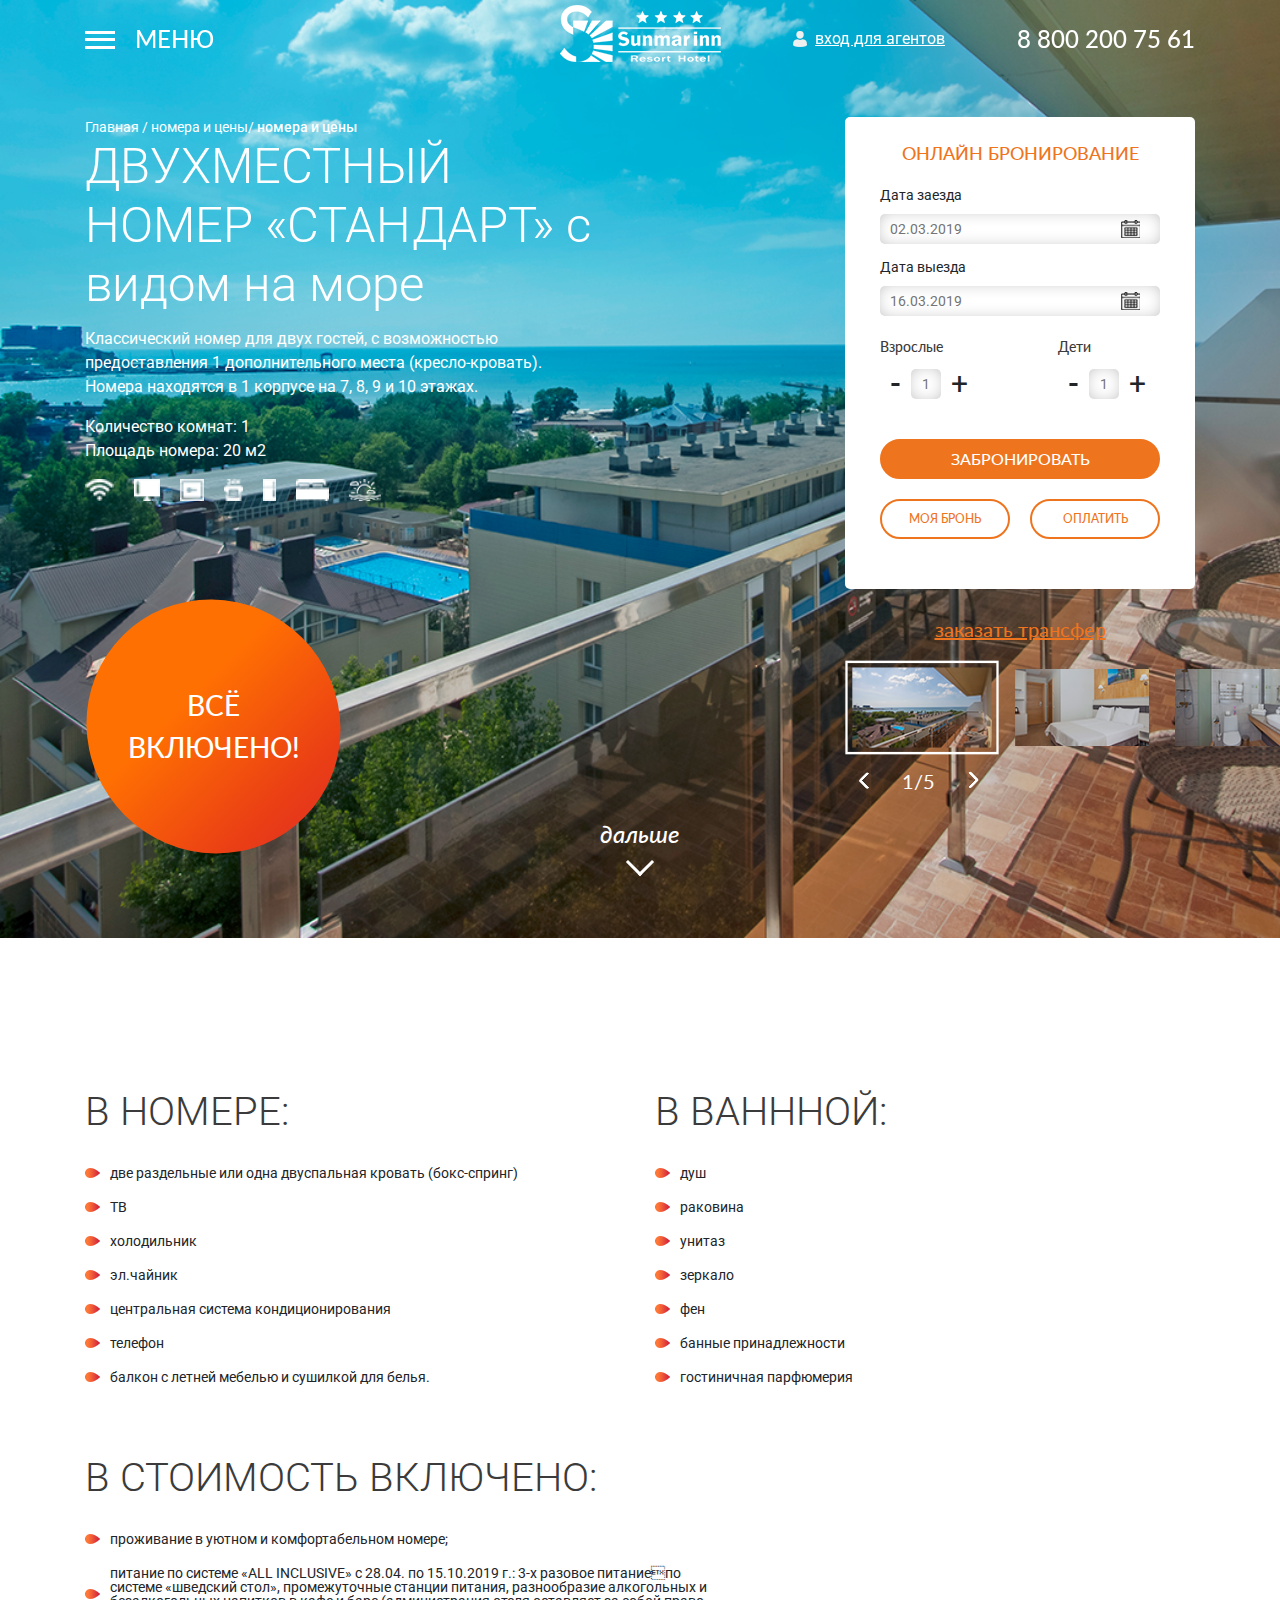
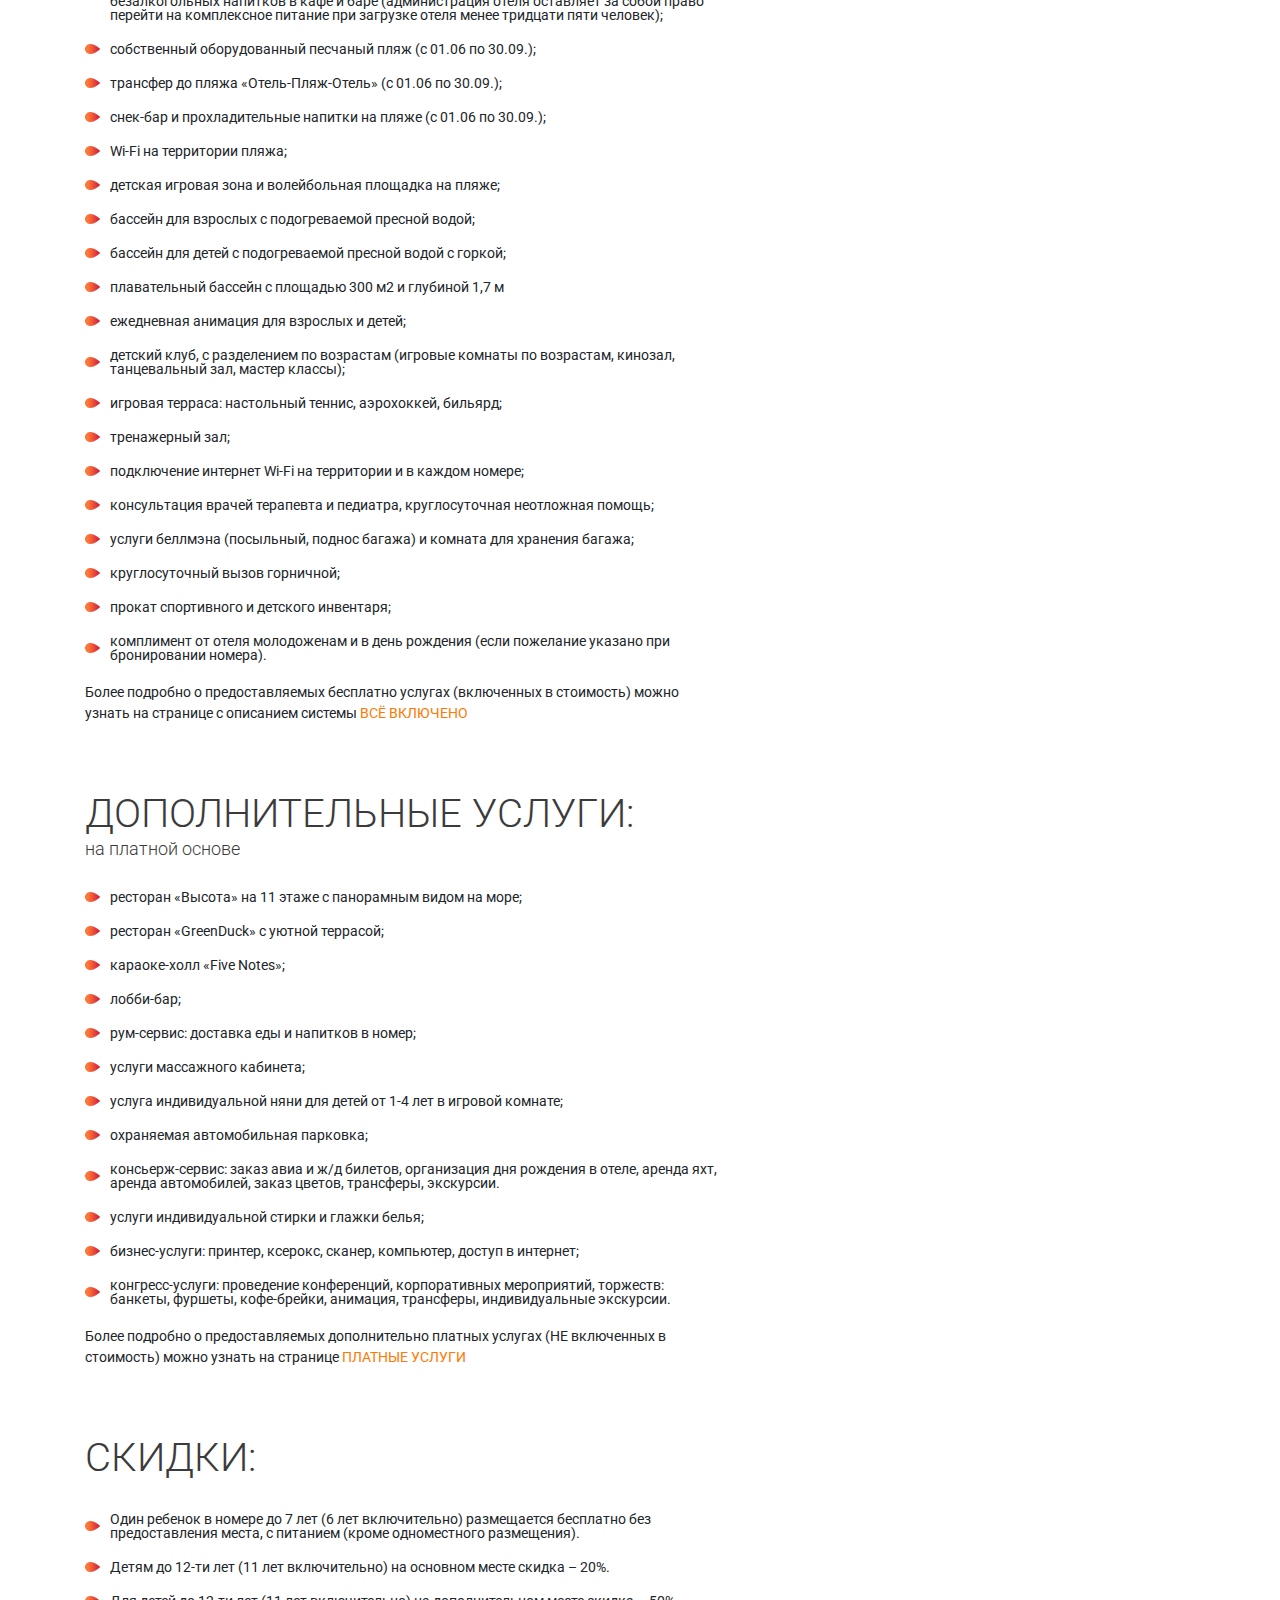
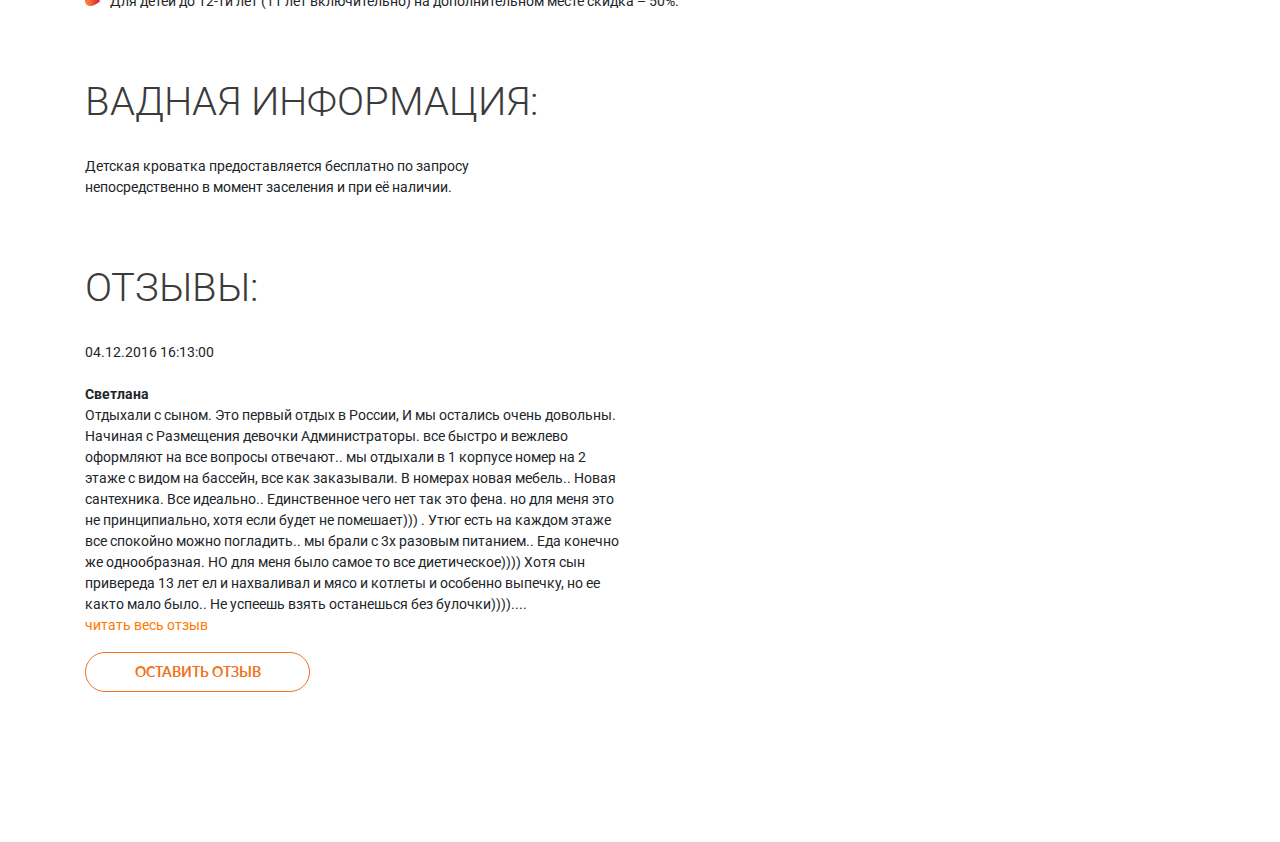
<file: pages/number.html>
<!DOCTYPE html>
<html lang="en">
<head>
    <meta charset="UTF-8">
    <meta name="viewport" content="width=device-width, initial-scale=1.0">
    <meta name="description" content="Sunmarinn, Отлель">
    <title>Sunmarinn: ДВУХМЕСТНЫЙ НОМЕР «СТАНДАРТ» с видом на море</title>
    <!-- <link rel="shortcut icon" href="../favicon.ico" type="image/x-icon"> -->
    <link rel="stylesheet" href="../css/number.css">
</head>
<body>
    <header class="header">
        <div class="header-container">
            <div class="container">
                <section class="header__top row">
                    <div class="header__btns col-lg-5 col-md-4 col-2">
                        <div class="header__menu_open">
                            <div class="header__menu_btn">
                                <span></span>
                            </div>
                            <div class="header__menu_text">МЕНЮ</div>
                        </div>
                        <div class="header__menu_close">
                            <div class="close-btn">×</div>
                        </div>
                    </div>
                    <div class="header__top_right col-lg-7 col-md-8 col-10">
                        <div class="header__logo">
                            <img class="header-logo-white" src="../assets/header/logo.png" alt="logo">
                            <img class="header-logo-orange" src="../assets/header/logo-orange.png" alt="logo">
                        </div>
                        <div class="header__enter">
                            <img class="enter__img_white" src="../assets/header/user.png" alt="user-icon">
                            <img class="enter__img_orange" src="../assets/header/user-orange.png" alt="user-icon">
                            <span class="enter__text">вход для агентов</span>
                        </div>
                        <div class="header__phone"><a href="tel:88002007561">8 800 200 75 61</a></div>
                    </div>
                </section>
                <section class="header__menu row">
                    <div class="menu__left col-lg-7 col-md-6">
                        <div class="row">
                            <div class="col-lg-4 col-md-12">
                                <ul class="menu__list">
                                    <h3 class="list__title">Об отеле</h3>
                                    <li class="list__item"><a href="#" target="_blanck">Заселение в отель</a></li>
                                    <li class="list__item"><a href="#" target="_blanck">Видеогалерея</a></li>
                                    <li class="list__item"><a href="#" target="_blanck">Онлайн веб-камера</a></li>
                                    <li class="list__item"><a href="#" target="_blanck">Карта отеля</a></li>
                                    <li class="list__item"><a href="#" target="_blanck">Правила проживания</a></li>
                                    <li class="list__item"><a href="#" target="_blanck">Система «Всё включено»</a></li>
                                    <li class="list__item"><a href="#" target="_blanck">Акции, анонсы, скидки</a></li>
                                    <li class="list__item"><a href="#" target="_blanck">Программа анимации</a></li>
                                    <li class="list__item"><a href="#" target="_blanck">Отзывы об отеле</a></li>
                                    <li class="list__item"><a href="#" target="_blanck">Вакансии</a></li>
                                    <li class="list__item"><a href="#" target="_blanck">Контактная информация</a></li>
                                    <li class="list__item"><a href="#" target="_blanck">Пожаловаться-похвалить</a></li>
                                    <li class="list__item"><a href="#" target="_blanck">Документы</a></li>
                                </ul>
                                <ul class="menu__list">
                                    <h3 class="list__title">Услуги</h3>
                                    <li class="list__item"><a href="#" target="_blanck">«Всё включено»</a></li>
                                    <li class="list__item"><a href="#" target="_blanck">Платные услуги</a></li>
                                    <li class="list__item"><a href="#" target="_blanck">Конгресс-центр</a></li>
                                    <li class="list__item"><a href="#" target="_blanck">Услуги трансфера</a></li>
                                </ul>
                            </div>
                            <div class="col-lg-5 col-md-12">
                                <ul class="menu__list">
                                    <h3 class="list__title">НОМЕРА И ЦЕНЫ</h3>
                                    <li class="list__item"><a href="#" target="_blanck">2-х местный «Стандарт»</a></li>
                                    <li class="list__item"><a href="#" target="_blanck">2-х местный «Стандарт» (2-й корпус)</a></li>
                                    <li class="list__item"><a href="#" target="_blanck">2-х местный «Стандарт» с видом на море</a></li>
                                    <li class="list__item"><a href="#" target="_blanck">3-х местный «Стандарт»</a></li>
                                    <li class="list__item"><a href="#" target="_blanck">4-х местный «Семейный» 1 корпус</a></li>
                                    <li class="list__item"><a href="#" target="_blanck">4-х местный «Семейный» 2 корпус</a></li>
                                    <li class="list__item"><a href="#" target="_blanck">2-х местный «Студия»</a></li>
                                    <li class="list__item"><a href="#" target="_blanck">2-х местный «Люкс»</a></li>
                                </ul>
                                <ul class="menu__list">
                                    <h3 class="list__title">РЕСТОРАН, КАФЕ-БАР</h3>
                                    <li class="list__item"><a href="#" target="_blanck">Система «Всё включено»</a></li>
                                    <li class="list__item"><a href="#" target="_blanck">Ресторан «GreenDuck»</a></li>
                                    <li class="list__item"><a href="#" target="_blanck">Лобби-бар</a></li>
                                    <li class="list__item"><a href="#" target="_blanck">Ресторан «Высота»</a></li>
                                    <li class="list__item"><a href="#" target="_blanck">Караоке бар «Five Notes»</a></li>
                                </ul>
                                <ul class="menu__list">
                                    <h3 class="list__title">ДОСУГ, РАЗВЛЕЧЕНИЯ</h3>
                                    <li class="list__item"><a href="#" target="_blanck">Анимация</a></li>
                                    <li class="list__item"><a href="#" target="_blanck">Экскурсии</a></li>
                                </ul>
                            </div>
                            <div class="col-lg-3 col-md-12">
                                <ul class="menu__list">
                                    <h3 class="list__title">Пляж, Бассейны</h3>
                                    <li class="list__item"><a href="#" target="_blanck">Пляж</a></li>
                                    <li class="list__item"><a href="#" target="_blanck">Бассейн для взрослых</a></li>
                                    <li class="list__item"><a href="#" target="_blanck">Детский бассейн</a></li>
                                </ul>
                                <ul class="menu__list">
                                    <h3 class="list__title">ДЛЯ ДЕТЕЙ</h3>
                                    <li class="list__item"><a href="#" target="_blanck">Анимация</a></li>
                                    <li class="list__item"><a href="#" target="_blanck">Игровая комната</a></li>
                                    <li class="list__item"><a href="#" target="_blanck">Кинозал</a></li>
                                    <li class="list__item"><a href="#" target="_blanck">Детская площадка</a></li>
                                </ul>
                                <ul class="menu__list">
                                    <h3 class="list__title">Фотогалерея</h3>
                                    <li class="list__item"><a href="#" target="_blanck">Номерной фонд</a></li>
                                    <li class="list__item"><a href="#" target="_blanck">Территория отеля</a></li>
                                    <li class="list__item"><a href="#" target="_blanck">Анимация</a></li>
                                    <li class="list__item"><a href="#" target="_blanck">Ресторан, кафе, бар</a></li>
                                    <li class="list__item"><a href="#" target="_blanck">Инфраструктура</a></li>
                                    <li class="list__item"><a href="#" target="_blanck">Конференц-зал</a></li>
                                    <li class="list__item"><a href="#" target="_blanck">Бассейны</a></li>
                                    <li class="list__item"><a href="#" target="_blanck">Пляж</a></li>
                                </ul>
                            </div>
                            <div class="col-md-12 tablet-menu">
                                <ul class="menu__list">
                                    <h3 class="list__title">Забронировать</h3>
                                </ul>
                                <ul class="menu__list"><h3 class="list__title">Моя бронь</h3></ul>
                                <ul class="menu__list"><h3 class="list__title">Оплатить</h3></ul>
                                <ul class="menu__list"><h3 class="list__title">Заказать трансфер</h3></ul>
                            </div>
                        </div>
                    </div>
                    <div class="menu__right col-lg-5 col-md-6">
                        <div class="menu__room">
                            <div class="room__img">
                                <div class="room__icons">
                                    <img src="../assets/header/wifi.png" alt="wifi">
                                    <img src="../assets/header/tv.png" alt="tv">
                                    <img src="../assets/header/safe.png" alt="safe">
                                    <img src="../assets/header/fax.png" alt="fax">
                                    <img src="../assets/header/holod.png" alt="holoh">
                                    <img src="../assets/header/badroom.png" alt="badroom">
                                </div>
                                <div class="room__name">ДВУХМЕСТНЫЙ НОМЕР «СТАНДАРТ»</div>
                            </div>
                            <button type="button" class="room__btn">РАССЧИТАТЬ СТОИМОСТЬ</button>
                        </div>
                        <div class="menu__contacts row">
                            <div class="col-lg-6 col-md-12">
                                <div class="contact__title">Контакты</div>
                                <div class="contact__num">
                                    <a href="tel:88002007561">8 800 200 75 61</a>
                                </div>
                                <div class="contact__mes">
                                    <a href="#">
                                        <svg role="img" xmlns="http://www.w3.org/2000/svg" viewBox="0 0 448 512">
                                            <path fill="black" d="M224 122.8c-72.7 0-131.8 59.1-131.9 131.8 0 24.9 7 49.2 20.2 70.1l3.1 5-13.3 48.6 49.9-13.1 4.8 2.9c20.2 12 43.4 18.4 67.1 18.4h.1c72.6 0 133.3-59.1 133.3-131.8 0-35.2-15.2-68.3-40.1-93.2-25-25-58-38.7-93.2-38.7zm77.5 188.4c-3.3 9.3-19.1 17.7-26.7 18.8-12.6 1.9-22.4.9-47.5-9.9-39.7-17.2-65.7-57.2-67.7-59.8-2-2.6-16.2-21.5-16.2-41s10.2-29.1 13.9-33.1c3.6-4 7.9-5 10.6-5 2.6 0 5.3 0 7.6.1 2.4.1 5.7-.9 8.9 6.8 3.3 7.9 11.2 27.4 12.2 29.4s1.7 4.3.3 6.9c-7.6 15.2-15.7 14.6-11.6 21.6 15.3 26.3 30.6 35.4 53.9 47.1 4 2 6.3 1.7 8.6-1 2.3-2.6 9.9-11.6 12.5-15.5 2.6-4 5.3-3.3 8.9-2 3.6 1.3 23.1 10.9 27.1 12.9s6.6 3 7.6 4.6c.9 1.9.9 9.9-2.4 19.1zM400 32H48C21.5 32 0 53.5 0 80v352c0 26.5 21.5 48 48 48h352c26.5 0 48-21.5 48-48V80c0-26.5-21.5-48-48-48zM223.9 413.2c-26.6 0-52.7-6.7-75.8-19.3L64 416l22.5-82.2c-13.9-24-21.2-51.3-21.2-79.3C65.4 167.1 136.5 96 223.9 96c42.4 0 82.2 16.5 112.2 46.5 29.9 30 47.9 69.8 47.9 112.2 0 87.4-72.7 158.5-160.1 158.5z"</path>
                                        </svg>
                                    </a>
                                    <a href="#">
                                        <svg role="img" xmlns="http://www.w3.org/2000/svg" viewBox="0 0 512 512">
                                            <path fill="black" d="M444 49.9C431.3 38.2 379.9.9 265.3.4c0 0-135.1-8.1-200.9 52.3C27.8 89.3 14.9 143 13.5 209.5c-1.4 66.5-3.1 191.1 117 224.9h.1l-.1 51.6s-.8 20.9 13 25.1c16.6 5.2 26.4-10.7 42.3-27.8 8.7-9.4 20.7-23.2 29.8-33.7 82.2 6.9 145.3-8.9 152.5-11.2 16.6-5.4 110.5-17.4 125.7-142 15.8-128.6-7.6-209.8-49.8-246.5zM457.9 287c-12.9 104-89 110.6-103 115.1-6 1.9-61.5 15.7-131.2 11.2 0 0-52 62.7-68.2 79-5.3 5.3-11.1 4.8-11-5.7 0-6.9.4-85.7.4-85.7-.1 0-.1 0 0 0-101.8-28.2-95.8-134.3-94.7-189.8 1.1-55.5 11.6-101 42.6-131.6 55.7-50.5 170.4-43 170.4-43 96.9.4 143.3 29.6 154.1 39.4 35.7 30.6 53.9 103.8 40.6 211.1zm-139-80.8c.4 8.6-12.5 9.2-12.9.6-1.1-22-11.4-32.7-32.6-33.9-8.6-.5-7.8-13.4.7-12.9 27.9 1.5 43.4 17.5 44.8 46.2zm20.3 11.3c1-42.4-25.5-75.6-75.8-79.3-8.5-.6-7.6-13.5.9-12.9 58 4.2 88.9 44.1 87.8 92.5-.1 8.6-13.1 8.2-12.9-.3zm47 13.4c.1 8.6-12.9 8.7-12.9.1-.6-81.5-54.9-125.9-120.8-126.4-8.5-.1-8.5-12.9 0-12.9 73.7.5 133 51.4 133.7 139.2zM374.9 329v.2c-10.8 19-31 40-51.8 33.3l-.2-.3c-21.1-5.9-70.8-31.5-102.2-56.5-16.2-12.8-31-27.9-42.4-42.4-10.3-12.9-20.7-28.2-30.8-46.6-21.3-38.5-26-55.7-26-55.7-6.7-20.8 14.2-41 33.3-51.8h.2c9.2-4.8 18-3.2 23.9 3.9 0 0 12.4 14.8 17.7 22.1 5 6.8 11.7 17.7 15.2 23.8 6.1 10.9 2.3 22-3.7 26.6l-12 9.6c-6.1 4.9-5.3 14-5.3 14s17.8 67.3 84.3 84.3c0 0 9.1.8 14-5.3l9.6-12c4.6-6 15.7-9.8 26.6-3.7 14.7 8.3 33.4 21.2 45.8 32.9 7 5.7 8.6 14.4 3.8 23.6z"></path>
                                        </svg>
                                    </a>
                                    <a href="#">
                                        <svg role="img" xmlns="http://www.w3.org/2000/svg" viewBox="0 0 448 512">
                                            <path fill="black" d="M446.7 98.6l-67.6 318.8c-5.1 22.5-18.4 28.1-37.3 17.5l-103-75.9-49.7 47.8c-5.5 5.5-10.1 10.1-20.7 10.1l7.4-104.9 190.9-172.5c8.3-7.4-1.8-11.5-12.9-4.1L117.8 284 16.2 252.2c-22.1-6.9-22.5-22.1 4.6-32.7L418.2 66.4c18.4-6.9 34.5 4.1 28.5 32.2z"></path>
                                        </svg>
                                    </a>
                                </div>
                                <div class="contact__email">
                                    <a href="mailto:info@sunmarinn.ru">info@sunmarinn.ru</a></div>
                                <div class="contact__addres">г. Анапа, ул.Красноармейская, 10</div>
                            </div>
                            <div class="col-lg-6 col-md-12">
                                <div class="contact__title">МЫ В СОЦИАЛЬНЫЙ СЕТЯХ:</div>
                                <div class="contact__soc">
                                    <a href="#">
                                        <svg role="img" xmlns="http://www.w3.org/2000/svg" viewBox="0 0 576 512">
                                            <path fill="black" d="M545 117.7c3.7-12.5 0-21.7-17.8-21.7h-58.9c-15 0-21.9 7.9-25.6 16.7 0 0-30 73.1-72.4 120.5-13.7 13.7-20 18.1-27.5 18.1-3.7 0-9.4-4.4-9.4-16.9V117.7c0-15-4.2-21.7-16.6-21.7h-92.6c-9.4 0-15 7-15 13.5 0 14.2 21.2 17.5 23.4 57.5v86.8c0 19-3.4 22.5-10.9 22.5-20 0-68.6-73.4-97.4-157.4-5.8-16.3-11.5-22.9-26.6-22.9H38.8c-16.8 0-20.2 7.9-20.2 16.7 0 15.6 20 93.1 93.1 195.5C160.4 378.1 229 416 291.4 416c37.5 0 42.1-8.4 42.1-22.9 0-66.8-3.4-73.1 15.4-73.1 8.7 0 23.7 4.4 58.7 38.1 40 40 46.6 57.9 69 57.9h58.9c16.8 0 25.3-8.4 20.4-25-11.2-34.9-86.9-106.7-90.3-111.5-8.7-11.2-6.2-16.2 0-26.2.1-.1 72-101.3 79.4-135.6z"></path>
                                        </svg>
                                    </a>
                                    <a href="#">
                                        <svg role="img" height="22" xmlns="http://www.w3.org/2000/svg" viewBox="0 0 320 512">
                                            <path fill="black" d="M275.1 334c-27.4 17.4-65.1 24.3-90 26.9l20.9 20.6 76.3 76.3c27.9 28.6-17.5 73.3-45.7 45.7-19.1-19.4-47.1-47.4-76.3-76.6L84 503.4c-28.2 27.5-73.6-17.6-45.4-45.7 19.4-19.4 47.1-47.4 76.3-76.3l20.6-20.6c-24.6-2.6-62.9-9.1-90.6-26.9-32.6-21-46.9-33.3-34.3-59 7.4-14.6 27.7-26.9 54.6-5.7 0 0 36.3 28.9 94.9 28.9s94.9-28.9 94.9-28.9c26.9-21.1 47.1-8.9 54.6 5.7 12.4 25.7-1.9 38-34.5 59.1zM30.3 129.7C30.3 58 88.6 0 160 0s129.7 58 129.7 129.7c0 71.4-58.3 129.4-129.7 129.4s-129.7-58-129.7-129.4zm66 0c0 35.1 28.6 63.7 63.7 63.7s63.7-28.6 63.7-63.7c0-35.4-28.6-64-63.7-64s-63.7 28.6-63.7 64z"></path>
                                        </svg>
                                    </a>
                                    <a href="#">
                                        <svg role="img" xmlns="http://www.w3.org/2000/svg" viewBox="0 0 512 512">
                                            <path fill="black" d="M459.37 151.716c.325 4.548.325 9.097.325 13.645 0 138.72-105.583 298.558-298.558 298.558-59.452 0-114.68-17.219-161.137-47.106 8.447.974 16.568 1.299 25.34 1.299 49.055 0 94.213-16.568 130.274-44.832-46.132-.975-84.792-31.188-98.112-72.772 6.498.974 12.995 1.624 19.818 1.624 9.421 0 18.843-1.3 27.614-3.573-48.081-9.747-84.143-51.98-84.143-102.985v-1.299c13.969 7.797 30.214 12.67 47.431 13.319-28.264-18.843-46.781-51.005-46.781-87.391 0-19.492 5.197-37.36 14.294-52.954 51.655 63.675 129.3 105.258 216.365 109.807-1.624-7.797-2.599-15.918-2.599-24.04 0-57.828 46.782-104.934 104.934-104.934 30.213 0 57.502 12.67 76.67 33.137 23.715-4.548 46.456-13.32 66.599-25.34-7.798 24.366-24.366 44.833-46.132 57.827 21.117-2.273 41.584-8.122 60.426-16.243-14.292 20.791-32.161 39.308-52.628 54.253z"></path>
                                        </svg>
                                    </a>
                                    <a href="#">
                                        <svg role="img" xmlns="http://www.w3.org/2000/svg" viewBox="0 0 448 512">
                                            <path fill="black" d="M224.1 141c-63.6 0-114.9 51.3-114.9 114.9s51.3 114.9 114.9 114.9S339 319.5 339 255.9 287.7 141 224.1 141zm0 189.6c-41.1 0-74.7-33.5-74.7-74.7s33.5-74.7 74.7-74.7 74.7 33.5 74.7 74.7-33.6 74.7-74.7 74.7zm146.4-194.3c0 14.9-12 26.8-26.8 26.8-14.9 0-26.8-12-26.8-26.8s12-26.8 26.8-26.8 26.8 12 26.8 26.8zm76.1 27.2c-1.7-35.9-9.9-67.7-36.2-93.9-26.2-26.2-58-34.4-93.9-36.2-37-2.1-147.9-2.1-184.9 0-35.8 1.7-67.6 9.9-93.9 36.1s-34.4 58-36.2 93.9c-2.1 37-2.1 147.9 0 184.9 1.7 35.9 9.9 67.7 36.2 93.9s58 34.4 93.9 36.2c37 2.1 147.9 2.1 184.9 0 35.9-1.7 67.7-9.9 93.9-36.2 26.2-26.2 34.4-58 36.2-93.9 2.1-37 2.1-147.8 0-184.8zM398.8 388c-7.8 19.6-22.9 34.7-42.6 42.6-29.5 11.7-99.5 9-132.1 9s-102.7 2.6-132.1-9c-19.6-7.8-34.7-22.9-42.6-42.6-11.7-29.5-9-99.5-9-132.1s-2.6-102.7 9-132.1c7.8-19.6 22.9-34.7 42.6-42.6 29.5-11.7 99.5-9 132.1-9s102.7-2.6 132.1 9c19.6 7.8 34.7 22.9 42.6 42.6 11.7 29.5 9 99.5 9 132.1s2.7 102.7-9 132.1z"></path>
                                        </svg>
                                    </a>
                                    <a href="#">
                                        <svg role="img" xmlns="http://www.w3.org/2000/svg" viewBox="0 0 448 512">
                                            <path fill="black" d="M400 32H48A48 48 0 0 0 0 80v352a48 48 0 0 0 48 48h137.25V327.69h-63V256h63v-54.64c0-62.15 37-96.48 93.67-96.48 27.14 0 55.52 4.84 55.52 4.84v61h-31.27c-30.81 0-40.42 19.12-40.42 38.73V256h68.78l-11 71.69h-57.78V480H400a48 48 0 0 0 48-48V80a48 48 0 0 0-48-48z"></path>
                                        </svg>
                                    </a>
                                    <a href="#">
                                        <svg role="img" xmlns="http://www.w3.org/2000/svg" viewBox="0 0 576 512">
                                            <path fill="black" d="M549.655 124.083c-6.281-23.65-24.787-42.276-48.284-48.597C458.781 64 288 64 288 64S117.22 64 74.629 75.486c-23.497 6.322-42.003 24.947-48.284 48.597-11.412 42.867-11.412 132.305-11.412 132.305s0 89.438 11.412 132.305c6.281 23.65 24.787 41.5 48.284 47.821C117.22 448 288 448 288 448s170.78 0 213.371-11.486c23.497-6.321 42.003-24.171 48.284-47.821 11.412-42.867 11.412-132.305 11.412-132.305s0-89.438-11.412-132.305zm-317.51 213.508V175.185l142.739 81.205-142.739 81.201z"></path>
                                        </svg>
                                    </a>
                                </div>
                            </div>
                        </div>
                    </div>
                </section>
            </div>
            <div class="menu__table-enter">
                <div class="container">
                    <div class="header__enter">
                        <img class="enter__img_white" src="../assets/header/user.png" alt="user-icon">
                        <img class="enter__img_orange" src="../assets/header/user-orange.png" alt="user-icon">
                        <span class="enter__text">вход для агентов</span>
                    </div>
                </div>
            </div>
        </div>
        <section class="banner">
            <div class="container">
                <div class="row banner__top">
                    <div class="banner__left col-lg-6 col-md-6 col-12">
                        <section class="breadcrumbs">
                            <a href="/index.html" class="breadcrumbs__main-page">Главная </a>/
                            <a href="/pages/number.html" class="breadcrumbs__inner-page"> номера и цены</a>/
                            <a href="javascript:void(0)" class="breadcrumbs__inner-page active"> номера и цены</a>
                        </section>
                        <h1>ДВУХМЕСТНЫЙ НОМЕР «СТАНДАРТ» с видом на море</h1>
                        <p>
                            Классический номер для двух гостей, с возможностью<br>
                            предоставления 1 дополнительного места (кресло-кровать).<br>
                            Номера находятся в 1 корпусе на 7, 8, 9 и 10 этажах.
                        </p>
                        <p>Количество комнат: 1 <br>Площадь номера: 20 м2</p>
                        <div class="bunner__icons">
                            <img src="../assets/header/wifi.png" alt="wifi">
                            <img src="../assets/header/tv.png" alt="tv">
                            <img src="../assets/header/safe.png" alt="safe">
                            <img src="../assets/header/fax.png" alt="fax">
                            <img src="../assets/header/holod.png" alt="holoh">
                            <img src="../assets/header/badroom.png" alt="badroom">
                            <img src="../assets/header/sun.png" alt="sun">
                        </div>
                        <div class="banner__all">
                            <span>ВСЁ<br>ВКЛЮЧЕНО!</span>
                        </div>
                    </div>
                    <div class="banner__right col-lg-6 col-md-6">
                        <form class="banner__form" action="">
                            <h3>ОНЛАЙН БРОНИРОВАНИЕ</h3>
                            <label for="in">Дата заезда</label>
                            <div class="input-datetime">
                                <input type="datetime" placeholder="02.03.2019" name="in" id="in">
                            </div>
                            <label for="out">Дата выезда</label>
                            <div class="input-datetime">
                                <input type="datetime" placeholder="16.03.2019" name="out" id="out">
                            </div>
                            <div class="form__people">
                                <div class="adults">
                                    <span>Взрослые</span>
                                    <div class="counter">
                                        <div class="minus">-</div>
                                        <input type="text" placeholder="1" name="1" id="adults">
                                        <div class="plus">+</div>
                                    </div>
                                </div>
                                <div class="childs">
                                    <span>Дети</span>
                                    <div class="counter">
                                        <div class="minus">-</div>
                                        <input type="text" placeholder="1" name="1" id="childs">
                                        <div class="plus">+</div>
                                    </div>
                                </div>
                            </div>
                            <div class="form__btns">
                                <button type="submit">ЗАБРОНИРОВАТЬ</button>
                                <div class="dop-btns">
                                    <button type="button">МОЯ БРОНЬ</button>
                                    <button type="button">ОПЛАТИТЬ</button>
                                </div>
                            </div>
                        </form>
                        <a href="#" class="book-transfer">заказать трансфер</a>
                        <div class="banner__slider">
                            <div class="slider__body">
                                <div data-num="1" data-img="../assets/banner-slider/banner-bg-number-1.png" class="slider__item active">
                                    <img src="../assets/banner-slider/slider-number-min-1.png" alt="1">
                                </div>
                                <div data-num="2" data-img="../assets/banner-slider/slider-number-min-2.png" class="slider__item">
                                    <img src="../assets/banner-slider/slider-number-min-2.png" alt="2">
                                </div>
                                <div data-num="3" data-img="../assets/banner-slider/slider-number-min-3.png" class="slider__item">
                                    <img src="../assets/banner-slider/slider-number-min-3.png" alt="3">
                                </div>
                                <div data-num="4" data-img="../assets/banner-slider/slider-number-min-4.png" class="slider__item">
                                    <img src="../assets/banner-slider/slider-number-min-4.png" alt="4">
                                </div>
                                <div data-num="5" data-img="../assets/banner-slider/slider-number-min-5.png" class="slider__item">
                                    <img src="../assets/banner-slider/slider-number-min-5.png" alt="5">
                                </div>
                            </div>
                            <div class="slider__controls">
                                <div class="controls__item left"></div>
                                <div class="controls__info">
                                    <span class="current">1</span>/<span class="total">5</span>
                                </div>
                                <div class="controls__item right"></div>
                            </div>
                        </div>
                    </div>
                </div>
                <div class="banner__further">
                    <span>дальше</span>
                    <span>вниз</span>
                    <div class="further__arrow"></div>
                </div>
            </div>
            <div class="controls__item left"></div>
            <div class="controls__item right"></div>
        </section>
    </header>
    <main class="main">
        <div class="container">
            <section class="mobile-form">
                <form class="banner__form" action="">
                    <h3>ОНЛАЙН БРОНИРОВАНИЕ</h3>
                    <label for="in">Дата заезда</label>
                    <div class="input-datetime">
                        <input type="datetime" placeholder="02.03.2019" name="in" id="in">
                    </div>
                    <label for="out">Дата выезда</label>
                    <div class="input-datetime">
                        <input type="datetime" placeholder="16.03.2019" name="out" id="out">
                    </div>
                    <div class="form__people">
                        <div class="adults">
                            <span>Взрослые</span>
                            <div class="counter">
                                <div class="minus">-</div>
                                <input type="text" placeholder="1" name="1" id="adults">
                                <div class="plus">+</div>
                            </div>
                        </div>
                        <div class="childs">
                            <span>Дети</span>
                            <div class="counter">
                                <div class="minus">-</div>
                                <input type="text" placeholder="1" name="1" id="childs">
                                <div class="plus">+</div>
                            </div>
                        </div>
                    </div>
                    <div class="form__btns">
                        <button type="submit">ЗАБРОНИРОВАТЬ</button>
                        <div class="dop-btns">
                            <button type="button">МОЯ БРОНЬ</button>
                            <button type="button">ОПЛАТИТЬ</button>
                            <button type="button">ЗАКАЗАТЬ ТРАНСФЕР</button>
                        </div>
                    </div>
                </form>
            </section>
            <section class="about-us">
                <div class="row">
                    <div class="col-lg-6">
                        <h1 class="sections__title">В НОМЕРЕ:</h1>
                        <ul class="number-list">
                            <li class="number-list__item">две раздельные или одна двуспальная кровать (бокс-спринг)</li>
                            <li class="number-list__item">ТВ</li>
                            <li class="number-list__item">холодильник</li>
                            <li class="number-list__item">эл.чайник</li>
                            <li class="number-list__item">центральная система кондиционирования</li>
                            <li class="number-list__item">телефон</li>
                            <li class="number-list__item">балкон с летней мебелью и сушилкой для белья.</li>
                        </ul>
                    </div>
                    <div class="col-lg-3">
                        <h1 class="sections__title">В ВАНННОЙ:</h1>
                        <ul class="number-list">
                            <li class="number-list__item">душ</li>
                            <li class="number-list__item">раковина</li>
                            <li class="number-list__item">унитаз</li>
                            <li class="number-list__item">зеркало</li>
                            <li class="number-list__item">фен</li>
                            <li class="number-list__item">банные принадлежности</li>
                            <li class="number-list__item">гостиничная парфюмерия</li>
                        </ul>
                    </div>
                </div>
            </section>
            <section class="section">
                <h1 class="sections__title">В СТОИМОСТЬ ВКЛЮЧЕНО:</h1>
                <div class="row">
                    <ul class="col-lg-7 number-list">
                        <li class="number-list__item">проживание в уютном и комфортабельном номере;</li>
                        <li class="number-list__item">питание по системе «ALL INCLUSIVE» с 28.04. по 15.10.2019 г.: 3-х разовое питаниепо системе «шведский стол», промежуточные станции питания, разнообразие алкогольных и безалкогольных напитков в кафе и баре (администрация отеля оставляет за собой право перейти на комплексное питание при загрузке отеля менее тридцати пяти человек);</li>
                        <li class="number-list__item">собственный оборудованный песчаный пляж (с 01.06 по 30.09.);</li>
                        <li class="number-list__item">трансфер до пляжа «Отель-Пляж-Отель» (с 01.06 по 30.09.);</li>
                        <li class="number-list__item">снек-бар и прохладительные напитки на пляже (с 01.06 по 30.09.);</li>
                        <li class="number-list__item">Wi-Fi на территории пляжа;</li>
                        <li class="number-list__item">детская игровая зона и волейбольная площадка на пляже;</li>
                        <li class="number-list__item">бассейн для взрослых с подогреваемой пресной водой;</li>
                        <li class="number-list__item">бассейн для детей с подогреваемой пресной водой с горкой;</li>
                        <li class="number-list__item">плавательный бассейн с площадью 300 м2 и глубиной 1,7 м</li>
                        <li class="number-list__item">ежедневная анимация для взрослых и детей;</li>
                        <li class="number-list__item">детский клуб, с разделением по возрастам
                        (игровые комнаты по возрастам, кинозал, танцевальный зал, мастер классы);</li>
                        <li class="number-list__item">игровая терраса: настольный теннис, аэрохоккей, бильярд;</li>
                        <li class="number-list__item">тренажерный зал;</li>
                        <li class="number-list__item">подключение интернет Wi-Fi на территории и в каждом номере;</li>
                        <li class="number-list__item">консультация врачей терапевта и педиатра, круглосуточная неотложная помощь;</li>
                        <li class="number-list__item">услуги беллмэна (посыльный, поднос багажа) и комната для хранения багажа;</li>
                        <li class="number-list__item">круглосуточный вызов горничной;</li>
                        <li class="number-list__item">прокат спортивного и детского инвентаря;</li>
                        <li class="number-list__item">комплимент от отеля молодоженам и в день рождения (если пожелание указано при бронировании номера).</li>
                        <p>
                            Более подробно о предоставляемых бесплатно услугах (включенных в стоимость) 
                            можно узнать на странице с описанием системы 
                            <a href="#">ВСЁ ВКЛЮЧЕНО</a>
                        </p>
                    </ul>
                </div>
            </section>
            <section class="section">
                <h1 class="sections__title">ДОПОЛНИТЕЛЬНЫЕ УСЛУГИ:<span>на платной основе</span></h1>
                <div class="row">
                    <ul class="col-lg-7 number-list">
                        <li class="number-list__item">ресторан «Высота» на 11 этаже с панорамным видом на море;</li>
                        <li class="number-list__item">ресторан «GreenDuck» с уютной террасой;</li>
                        <li class="number-list__item">караоке-холл «Five Notes»;</li>
                        <li class="number-list__item">лобби-бар;</li>
                        <li class="number-list__item">рум-сервис: доставка еды и напитков в номер;</li>
                        <li class="number-list__item">услуги массажного кабинета;</li>
                        <li class="number-list__item">услуга индивидуальной няни для детей от 1-4 лет в игровой комнате;</li>
                        <li class="number-list__item">охраняемая автомобильная парковка;</li>
                        <li class="number-list__item">консьерж-сервис: заказ авиа и ж/д билетов, организация дня рождения в отеле, аренда яхт, аренда автомобилей, заказ цветов, трансферы, экскурсии.</li>
                        <li class="number-list__item">услуги индивидуальной стирки и глажки белья;</li>
                        <li class="number-list__item">бизнес-услуги: принтер, ксерокс, сканер, компьютер, доступ в интернет;</li>
                        <li class="number-list__item">конгресс-услуги: проведение конференций, корпоративных мероприятий, торжеств: банкеты, фуршеты, кофе-брейки, анимация, трансферы, индивидуальные экскурсии.</li>
                        <p>
                            Более подробно о предоставляемых дополнительно платных услугах (НЕ включенных в стоимость) 
                            можно узнать на странице <a href="">ПЛАТНЫЕ УСЛУГИ</a>
                        </p>
                    </ul>
                </div>
            </section>
            <section class="section">
                <h1 class="sections__title">СКИДКИ:</h1>
                <div class="row">
                    <ul class="col-lg-7 number-list">
                        <li class="number-list__item">Один ребенок в номере до 7 лет (6 лет включительно) размещается бесплатно без предоставления места, с питанием (кроме одноместного размещения).</li>
                        <li class="number-list__item">Детям до 12-ти лет (11 лет включительно) на основном месте скидка – 20%.</li>
                        <li class="number-list__item">Для детей до 12-ти лет (11 лет включительно) на дополнительном месте скидка – 50%.</li>
                    </ul>
                </div>
            </section>
            <section class="section">
                <h1 class="sections__title">ВАДНАЯ ИНФОРМАЦИЯ:</h1>
                <div class="row">
                    <p class="col-lg-5">
                        Детская кроватка предоставляется бесплатно по запросу 
                        непосредственно в момент заселения и при её наличии.
                    </p>
                </div>
            </section>
            <section class="section feedback-section">
                <h1 class="sections__title">ОТЗЫВЫ:</h1>
                <time>04.12.2016 16:13:00</time>
                <br><br>
                <div class="row">
                    <div class="col-lg-6">
                        <div><b>Светлана</b></div>
                        <p>Отдыхали с сыном. Это первый отдых в России, И мы остались очень довольны. 
                            Начиная с Размещения девочки Администраторы. все быстро и вежлево 
                            оформляют на все вопросы отвечают.. мы отдыхали в 1 корпусе номер на 2 этаже 
                            с видом на бассейн, все как заказывали. В номерах новая мебель.. Новая сантехника. 
                            Все идеально.. Единственное чего нет так это фена. но для меня это не принципиально, 
                            хотя если будет не помешает))) . Утюг есть на каждом этаже все спокойно можно погладить.. 
                            мы брали с 3х разовым питанием.. Еда конечно же однообразная. НО для меня было самое 
                            то все диетическое)))) Хотя сын привереда 13 лет ел и нахваливал и мясо и котлеты и особенно выпечку,
                            но ее както мало было.. Не успеешь взять останешься без булочки))))....
                            <br><a href="#">читать весь отзыв</a>
                        </p>
                    </div>
                </div>
                <a href="#">ОСТАВИТЬ ОТЗЫВ</a>
            </section>
        </div>
    </main>
    <form class="banner__form fixed-form" action="">
        <h3>ОНЛАЙН БРОНИРОВАНИЕ</h3>
        <label for="in">Дата заезда</label>
        <div class="input-datetime">
            <input type="datetime" placeholder="02.03.2019" name="in" id="in">
        </div>
        <label for="out">Дата выезда</label>
        <div class="input-datetime">
            <input type="datetime" placeholder="16.03.2019" name="out" id="out">
        </div>
        <div class="form__people">
            <div class="adults">
                <span>Взрослые</span>
                <div class="counter">
                    <div class="minus">-</div>
                    <input type="text" placeholder="1" name="1" id="adults">
                    <div class="plus">+</div>
                </div>
            </div>
            <div class="childs">
                <span>Дети</span>
                <div class="counter">
                    <div class="minus">-</div>
                    <input type="text" placeholder="1" name="1" id="childs">
                    <div class="plus">+</div>
                </div>
            </div>
        </div>
        <div class="form__btns">
            <button type="submit">ЗАБРОНИРОВАТЬ</button>
            <div class="dop-btns">
                <button type="button">МОЯ БРОНЬ</button>
                <button type="button">ОПЛАТИТЬ</button>
            </div>
        </div>
    </form>
    <script src="../js/jquery.js"></script>
    <script src="../js/jquery-ui.js"></script>
    <script src="../js/script.js"></script>
</body>
</html>
</file>
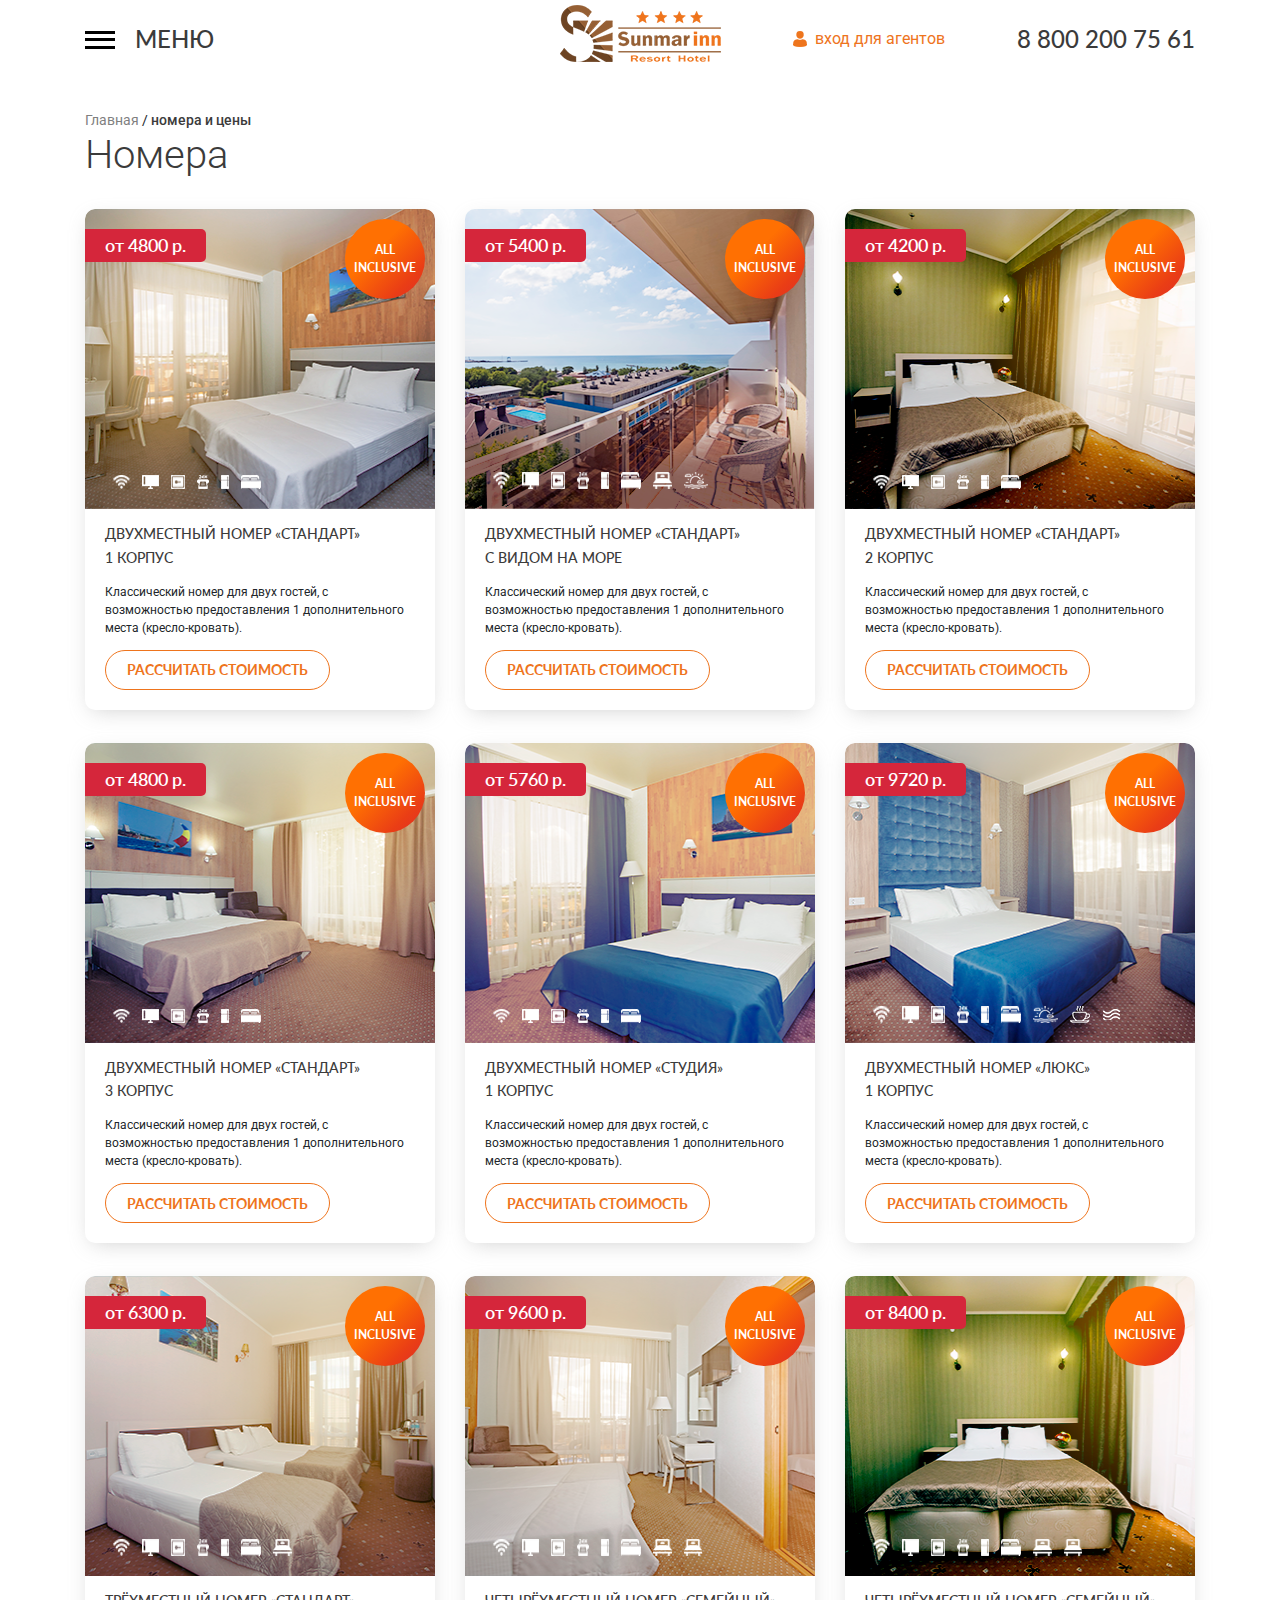
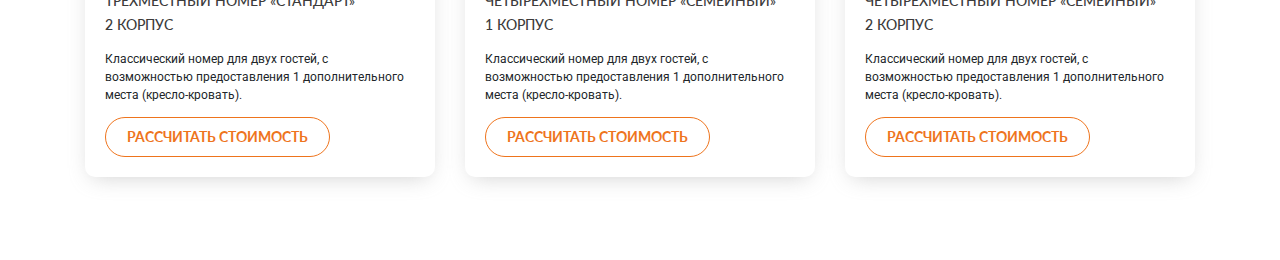
<file: pages/numbers.html>
<!DOCTYPE html>
<html lang="en">
<head>
    <meta charset="UTF-8">
    <meta name="viewport" content="width=device-width, initial-scale=1.0">
    <meta name="description" content="Sunmarinn, Отлель">
    <title>Sunmarinn: Каталог номеров</title>
    <!-- <link rel="shortcut icon" href="../favicon.ico" type="image/x-icon"> -->
    <link rel="stylesheet" href="../css/numbers.css">
</head>
<body>
    <div class="header-container numbers-header">
            <div class="container">
                <section class="header__top row">
                    <div class="header__btns col-lg-5 col-md-4 col-2">
                        <div class="header__menu_open">
                            <div class="header__menu_btn">
                                <span></span>
                            </div>
                            <div class="header__menu_text">МЕНЮ</div>
                        </div>
                        <div class="header__menu_close">
                            <div class="close-btn">×</div>
                        </div>
                    </div>
                    <div class="header__top_right col-lg-7 col-md-8 col-10">
                        <div class="header__logo">
                            <img class="header-logo-white" src="../assets/header/logo.png" alt="logo">
                            <img class="header-logo-orange" src="../assets/header/logo-orange.png" alt="logo">
                        </div>
                        <div class="header__enter">
                            <img class="enter__img_white" src="../assets/header/user.png" alt="user-icon">
                            <img class="enter__img_orange" src="../assets/header/user-orange.png" alt="user-icon">
                            <span class="enter__text">вход для агентов</span>
                        </div>
                        <div class="header__phone"><a href="tel:88002007561">8 800 200 75 61</a></div>
                    </div>
                </section>
                <section class="header__menu row">
                    <div class="menu__left col-lg-7 col-md-6">
                        <div class="row">
                            <div class="col-lg-4 col-md-12">
                                <ul class="menu__list">
                                    <h3 class="list__title">Об отеле</h3>
                                    <li class="list__item"><a href="#" target="_blanck">Заселение в отель</a></li>
                                    <li class="list__item"><a href="#" target="_blanck">Видеогалерея</a></li>
                                    <li class="list__item"><a href="#" target="_blanck">Онлайн веб-камера</a></li>
                                    <li class="list__item"><a href="#" target="_blanck">Карта отеля</a></li>
                                    <li class="list__item"><a href="#" target="_blanck">Правила проживания</a></li>
                                    <li class="list__item"><a href="#" target="_blanck">Система «Всё включено»</a></li>
                                    <li class="list__item"><a href="#" target="_blanck">Акции, анонсы, скидки</a></li>
                                    <li class="list__item"><a href="#" target="_blanck">Программа анимации</a></li>
                                    <li class="list__item"><a href="#" target="_blanck">Отзывы об отеле</a></li>
                                    <li class="list__item"><a href="#" target="_blanck">Вакансии</a></li>
                                    <li class="list__item"><a href="#" target="_blanck">Контактная информация</a></li>
                                    <li class="list__item"><a href="#" target="_blanck">Пожаловаться-похвалить</a></li>
                                    <li class="list__item"><a href="#" target="_blanck">Документы</a></li>
                                </ul>
                                <ul class="menu__list">
                                    <h3 class="list__title">Услуги</h3>
                                    <li class="list__item"><a href="#" target="_blanck">«Всё включено»</a></li>
                                    <li class="list__item"><a href="#" target="_blanck">Платные услуги</a></li>
                                    <li class="list__item"><a href="#" target="_blanck">Конгресс-центр</a></li>
                                    <li class="list__item"><a href="#" target="_blanck">Услуги трансфера</a></li>
                                </ul>
                            </div>
                            <div class="col-lg-5 col-md-12">
                                <ul class="menu__list">
                                    <h3 class="list__title">НОМЕРА И ЦЕНЫ</h3>
                                    <li class="list__item"><a href="#" target="_blanck">2-х местный «Стандарт»</a></li>
                                    <li class="list__item"><a href="#" target="_blanck">2-х местный «Стандарт» (2-й корпус)</a></li>
                                    <li class="list__item"><a href="#" target="_blanck">2-х местный «Стандарт» с видом на море</a></li>
                                    <li class="list__item"><a href="#" target="_blanck">3-х местный «Стандарт»</a></li>
                                    <li class="list__item"><a href="#" target="_blanck">4-х местный «Семейный» 1 корпус</a></li>
                                    <li class="list__item"><a href="#" target="_blanck">4-х местный «Семейный» 2 корпус</a></li>
                                    <li class="list__item"><a href="#" target="_blanck">2-х местный «Студия»</a></li>
                                    <li class="list__item"><a href="#" target="_blanck">2-х местный «Люкс»</a></li>
                                </ul>
                                <ul class="menu__list">
                                    <h3 class="list__title">РЕСТОРАН, КАФЕ-БАР</h3>
                                    <li class="list__item"><a href="#" target="_blanck">Система «Всё включено»</a></li>
                                    <li class="list__item"><a href="#" target="_blanck">Ресторан «GreenDuck»</a></li>
                                    <li class="list__item"><a href="#" target="_blanck">Лобби-бар</a></li>
                                    <li class="list__item"><a href="#" target="_blanck">Ресторан «Высота»</a></li>
                                    <li class="list__item"><a href="#" target="_blanck">Караоке бар «Five Notes»</a></li>
                                </ul>
                                <ul class="menu__list">
                                    <h3 class="list__title">ДОСУГ, РАЗВЛЕЧЕНИЯ</h3>
                                    <li class="list__item"><a href="#" target="_blanck">Анимация</a></li>
                                    <li class="list__item"><a href="#" target="_blanck">Экскурсии</a></li>
                                </ul>
                            </div>
                            <div class="col-lg-3 col-md-12">
                                <ul class="menu__list">
                                    <h3 class="list__title">Пляж, Бассейны</h3>
                                    <li class="list__item"><a href="#" target="_blanck">Пляж</a></li>
                                    <li class="list__item"><a href="#" target="_blanck">Бассейн для взрослых</a></li>
                                    <li class="list__item"><a href="#" target="_blanck">Детский бассейн</a></li>
                                </ul>
                                <ul class="menu__list">
                                    <h3 class="list__title">ДЛЯ ДЕТЕЙ</h3>
                                    <li class="list__item"><a href="#" target="_blanck">Анимация</a></li>
                                    <li class="list__item"><a href="#" target="_blanck">Игровая комната</a></li>
                                    <li class="list__item"><a href="#" target="_blanck">Кинозал</a></li>
                                    <li class="list__item"><a href="#" target="_blanck">Детская площадка</a></li>
                                </ul>
                                <ul class="menu__list">
                                    <h3 class="list__title">Фотогалерея</h3>
                                    <li class="list__item"><a href="#" target="_blanck">Номерной фонд</a></li>
                                    <li class="list__item"><a href="#" target="_blanck">Территория отеля</a></li>
                                    <li class="list__item"><a href="#" target="_blanck">Анимация</a></li>
                                    <li class="list__item"><a href="#" target="_blanck">Ресторан, кафе, бар</a></li>
                                    <li class="list__item"><a href="#" target="_blanck">Инфраструктура</a></li>
                                    <li class="list__item"><a href="#" target="_blanck">Конференц-зал</a></li>
                                    <li class="list__item"><a href="#" target="_blanck">Бассейны</a></li>
                                    <li class="list__item"><a href="#" target="_blanck">Пляж</a></li>
                                </ul>
                            </div>
                            <div class="col-md-12 tablet-menu">
                                <ul class="menu__list">
                                    <h3 class="list__title">Забронировать</h3>
                                </ul>
                                <ul class="menu__list"><h3 class="list__title">Моя бронь</h3></ul>
                                <ul class="menu__list"><h3 class="list__title">Оплатить</h3></ul>
                                <ul class="menu__list"><h3 class="list__title">Заказать трансфер</h3></ul>
                            </div>
                        </div>
                    </div>
                    <div class="menu__right col-lg-5 col-md-6">
                        <div class="menu__room">
                            <div class="room__img">
                                <div class="room__icons">
                                    <img src="../assets/header/wifi.png" alt="wifi">
                                    <img src="../assets/header/tv.png" alt="tv">
                                    <img src="../assets/header/safe.png" alt="safe">
                                    <img src="../assets/header/fax.png" alt="fax">
                                    <img src="../assets/header/holod.png" alt="holoh">
                                    <img src="../assets/header/badroom.png" alt="badroom">
                                </div>
                                <div class="room__name">ДВУХМЕСТНЫЙ НОМЕР «СТАНДАРТ»</div>
                            </div>
                            <button type="button" class="room__btn">РАССЧИТАТЬ СТОИМОСТЬ</button>
                        </div>
                        <div class="menu__contacts row">
                            <div class="col-lg-6 col-md-12">
                                <div class="contact__title">Контакты</div>
                                <div class="contact__num">
                                    <a href="tel:88002007561">8 800 200 75 61</a>
                                </div>
                                <div class="contact__mes">
                                    <a href="#">
                                        <svg role="img" xmlns="http://www.w3.org/2000/svg" viewBox="0 0 448 512">
                                            <path fill="black" d="M224 122.8c-72.7 0-131.8 59.1-131.9 131.8 0 24.9 7 49.2 20.2 70.1l3.1 5-13.3 48.6 49.9-13.1 4.8 2.9c20.2 12 43.4 18.4 67.1 18.4h.1c72.6 0 133.3-59.1 133.3-131.8 0-35.2-15.2-68.3-40.1-93.2-25-25-58-38.7-93.2-38.7zm77.5 188.4c-3.3 9.3-19.1 17.7-26.7 18.8-12.6 1.9-22.4.9-47.5-9.9-39.7-17.2-65.7-57.2-67.7-59.8-2-2.6-16.2-21.5-16.2-41s10.2-29.1 13.9-33.1c3.6-4 7.9-5 10.6-5 2.6 0 5.3 0 7.6.1 2.4.1 5.7-.9 8.9 6.8 3.3 7.9 11.2 27.4 12.2 29.4s1.7 4.3.3 6.9c-7.6 15.2-15.7 14.6-11.6 21.6 15.3 26.3 30.6 35.4 53.9 47.1 4 2 6.3 1.7 8.6-1 2.3-2.6 9.9-11.6 12.5-15.5 2.6-4 5.3-3.3 8.9-2 3.6 1.3 23.1 10.9 27.1 12.9s6.6 3 7.6 4.6c.9 1.9.9 9.9-2.4 19.1zM400 32H48C21.5 32 0 53.5 0 80v352c0 26.5 21.5 48 48 48h352c26.5 0 48-21.5 48-48V80c0-26.5-21.5-48-48-48zM223.9 413.2c-26.6 0-52.7-6.7-75.8-19.3L64 416l22.5-82.2c-13.9-24-21.2-51.3-21.2-79.3C65.4 167.1 136.5 96 223.9 96c42.4 0 82.2 16.5 112.2 46.5 29.9 30 47.9 69.8 47.9 112.2 0 87.4-72.7 158.5-160.1 158.5z"</path>
                                        </svg>
                                    </a>
                                    <a href="#">
                                        <svg role="img" xmlns="http://www.w3.org/2000/svg" viewBox="0 0 512 512">
                                            <path fill="black" d="M444 49.9C431.3 38.2 379.9.9 265.3.4c0 0-135.1-8.1-200.9 52.3C27.8 89.3 14.9 143 13.5 209.5c-1.4 66.5-3.1 191.1 117 224.9h.1l-.1 51.6s-.8 20.9 13 25.1c16.6 5.2 26.4-10.7 42.3-27.8 8.7-9.4 20.7-23.2 29.8-33.7 82.2 6.9 145.3-8.9 152.5-11.2 16.6-5.4 110.5-17.4 125.7-142 15.8-128.6-7.6-209.8-49.8-246.5zM457.9 287c-12.9 104-89 110.6-103 115.1-6 1.9-61.5 15.7-131.2 11.2 0 0-52 62.7-68.2 79-5.3 5.3-11.1 4.8-11-5.7 0-6.9.4-85.7.4-85.7-.1 0-.1 0 0 0-101.8-28.2-95.8-134.3-94.7-189.8 1.1-55.5 11.6-101 42.6-131.6 55.7-50.5 170.4-43 170.4-43 96.9.4 143.3 29.6 154.1 39.4 35.7 30.6 53.9 103.8 40.6 211.1zm-139-80.8c.4 8.6-12.5 9.2-12.9.6-1.1-22-11.4-32.7-32.6-33.9-8.6-.5-7.8-13.4.7-12.9 27.9 1.5 43.4 17.5 44.8 46.2zm20.3 11.3c1-42.4-25.5-75.6-75.8-79.3-8.5-.6-7.6-13.5.9-12.9 58 4.2 88.9 44.1 87.8 92.5-.1 8.6-13.1 8.2-12.9-.3zm47 13.4c.1 8.6-12.9 8.7-12.9.1-.6-81.5-54.9-125.9-120.8-126.4-8.5-.1-8.5-12.9 0-12.9 73.7.5 133 51.4 133.7 139.2zM374.9 329v.2c-10.8 19-31 40-51.8 33.3l-.2-.3c-21.1-5.9-70.8-31.5-102.2-56.5-16.2-12.8-31-27.9-42.4-42.4-10.3-12.9-20.7-28.2-30.8-46.6-21.3-38.5-26-55.7-26-55.7-6.7-20.8 14.2-41 33.3-51.8h.2c9.2-4.8 18-3.2 23.9 3.9 0 0 12.4 14.8 17.7 22.1 5 6.8 11.7 17.7 15.2 23.8 6.1 10.9 2.3 22-3.7 26.6l-12 9.6c-6.1 4.9-5.3 14-5.3 14s17.8 67.3 84.3 84.3c0 0 9.1.8 14-5.3l9.6-12c4.6-6 15.7-9.8 26.6-3.7 14.7 8.3 33.4 21.2 45.8 32.9 7 5.7 8.6 14.4 3.8 23.6z"></path>
                                        </svg>
                                    </a>
                                    <a href="#">
                                        <svg role="img" xmlns="http://www.w3.org/2000/svg" viewBox="0 0 448 512">
                                            <path fill="black" d="M446.7 98.6l-67.6 318.8c-5.1 22.5-18.4 28.1-37.3 17.5l-103-75.9-49.7 47.8c-5.5 5.5-10.1 10.1-20.7 10.1l7.4-104.9 190.9-172.5c8.3-7.4-1.8-11.5-12.9-4.1L117.8 284 16.2 252.2c-22.1-6.9-22.5-22.1 4.6-32.7L418.2 66.4c18.4-6.9 34.5 4.1 28.5 32.2z"></path>
                                        </svg>
                                    </a>
                                </div>
                                <div class="contact__email">
                                    <a href="mailto:info@sunmarinn.ru">info@sunmarinn.ru</a></div>
                                <div class="contact__addres">г. Анапа, ул.Красноармейская, 10</div>
                            </div>
                            <div class="col-lg-6 col-md-12">
                                <div class="contact__title">МЫ В СОЦИАЛЬНЫЙ СЕТЯХ:</div>
                                <div class="contact__soc">
                                    <a href="#">
                                        <svg role="img" xmlns="http://www.w3.org/2000/svg" viewBox="0 0 576 512">
                                            <path fill="black" d="M545 117.7c3.7-12.5 0-21.7-17.8-21.7h-58.9c-15 0-21.9 7.9-25.6 16.7 0 0-30 73.1-72.4 120.5-13.7 13.7-20 18.1-27.5 18.1-3.7 0-9.4-4.4-9.4-16.9V117.7c0-15-4.2-21.7-16.6-21.7h-92.6c-9.4 0-15 7-15 13.5 0 14.2 21.2 17.5 23.4 57.5v86.8c0 19-3.4 22.5-10.9 22.5-20 0-68.6-73.4-97.4-157.4-5.8-16.3-11.5-22.9-26.6-22.9H38.8c-16.8 0-20.2 7.9-20.2 16.7 0 15.6 20 93.1 93.1 195.5C160.4 378.1 229 416 291.4 416c37.5 0 42.1-8.4 42.1-22.9 0-66.8-3.4-73.1 15.4-73.1 8.7 0 23.7 4.4 58.7 38.1 40 40 46.6 57.9 69 57.9h58.9c16.8 0 25.3-8.4 20.4-25-11.2-34.9-86.9-106.7-90.3-111.5-8.7-11.2-6.2-16.2 0-26.2.1-.1 72-101.3 79.4-135.6z"></path>
                                        </svg>
                                    </a>
                                    <a href="#">
                                        <svg role="img" height="22" xmlns="http://www.w3.org/2000/svg" viewBox="0 0 320 512">
                                            <path fill="black" d="M275.1 334c-27.4 17.4-65.1 24.3-90 26.9l20.9 20.6 76.3 76.3c27.9 28.6-17.5 73.3-45.7 45.7-19.1-19.4-47.1-47.4-76.3-76.6L84 503.4c-28.2 27.5-73.6-17.6-45.4-45.7 19.4-19.4 47.1-47.4 76.3-76.3l20.6-20.6c-24.6-2.6-62.9-9.1-90.6-26.9-32.6-21-46.9-33.3-34.3-59 7.4-14.6 27.7-26.9 54.6-5.7 0 0 36.3 28.9 94.9 28.9s94.9-28.9 94.9-28.9c26.9-21.1 47.1-8.9 54.6 5.7 12.4 25.7-1.9 38-34.5 59.1zM30.3 129.7C30.3 58 88.6 0 160 0s129.7 58 129.7 129.7c0 71.4-58.3 129.4-129.7 129.4s-129.7-58-129.7-129.4zm66 0c0 35.1 28.6 63.7 63.7 63.7s63.7-28.6 63.7-63.7c0-35.4-28.6-64-63.7-64s-63.7 28.6-63.7 64z"></path>
                                        </svg>
                                    </a>
                                    <a href="#">
                                        <svg role="img" xmlns="http://www.w3.org/2000/svg" viewBox="0 0 512 512">
                                            <path fill="black" d="M459.37 151.716c.325 4.548.325 9.097.325 13.645 0 138.72-105.583 298.558-298.558 298.558-59.452 0-114.68-17.219-161.137-47.106 8.447.974 16.568 1.299 25.34 1.299 49.055 0 94.213-16.568 130.274-44.832-46.132-.975-84.792-31.188-98.112-72.772 6.498.974 12.995 1.624 19.818 1.624 9.421 0 18.843-1.3 27.614-3.573-48.081-9.747-84.143-51.98-84.143-102.985v-1.299c13.969 7.797 30.214 12.67 47.431 13.319-28.264-18.843-46.781-51.005-46.781-87.391 0-19.492 5.197-37.36 14.294-52.954 51.655 63.675 129.3 105.258 216.365 109.807-1.624-7.797-2.599-15.918-2.599-24.04 0-57.828 46.782-104.934 104.934-104.934 30.213 0 57.502 12.67 76.67 33.137 23.715-4.548 46.456-13.32 66.599-25.34-7.798 24.366-24.366 44.833-46.132 57.827 21.117-2.273 41.584-8.122 60.426-16.243-14.292 20.791-32.161 39.308-52.628 54.253z"></path>
                                        </svg>
                                    </a>
                                    <a href="#">
                                        <svg role="img" xmlns="http://www.w3.org/2000/svg" viewBox="0 0 448 512">
                                            <path fill="black" d="M224.1 141c-63.6 0-114.9 51.3-114.9 114.9s51.3 114.9 114.9 114.9S339 319.5 339 255.9 287.7 141 224.1 141zm0 189.6c-41.1 0-74.7-33.5-74.7-74.7s33.5-74.7 74.7-74.7 74.7 33.5 74.7 74.7-33.6 74.7-74.7 74.7zm146.4-194.3c0 14.9-12 26.8-26.8 26.8-14.9 0-26.8-12-26.8-26.8s12-26.8 26.8-26.8 26.8 12 26.8 26.8zm76.1 27.2c-1.7-35.9-9.9-67.7-36.2-93.9-26.2-26.2-58-34.4-93.9-36.2-37-2.1-147.9-2.1-184.9 0-35.8 1.7-67.6 9.9-93.9 36.1s-34.4 58-36.2 93.9c-2.1 37-2.1 147.9 0 184.9 1.7 35.9 9.9 67.7 36.2 93.9s58 34.4 93.9 36.2c37 2.1 147.9 2.1 184.9 0 35.9-1.7 67.7-9.9 93.9-36.2 26.2-26.2 34.4-58 36.2-93.9 2.1-37 2.1-147.8 0-184.8zM398.8 388c-7.8 19.6-22.9 34.7-42.6 42.6-29.5 11.7-99.5 9-132.1 9s-102.7 2.6-132.1-9c-19.6-7.8-34.7-22.9-42.6-42.6-11.7-29.5-9-99.5-9-132.1s-2.6-102.7 9-132.1c7.8-19.6 22.9-34.7 42.6-42.6 29.5-11.7 99.5-9 132.1-9s102.7-2.6 132.1 9c19.6 7.8 34.7 22.9 42.6 42.6 11.7 29.5 9 99.5 9 132.1s2.7 102.7-9 132.1z"></path>
                                        </svg>
                                    </a>
                                    <a href="#">
                                        <svg role="img" xmlns="http://www.w3.org/2000/svg" viewBox="0 0 448 512">
                                            <path fill="black" d="M400 32H48A48 48 0 0 0 0 80v352a48 48 0 0 0 48 48h137.25V327.69h-63V256h63v-54.64c0-62.15 37-96.48 93.67-96.48 27.14 0 55.52 4.84 55.52 4.84v61h-31.27c-30.81 0-40.42 19.12-40.42 38.73V256h68.78l-11 71.69h-57.78V480H400a48 48 0 0 0 48-48V80a48 48 0 0 0-48-48z"></path>
                                        </svg>
                                    </a>
                                    <a href="#">
                                        <svg role="img" xmlns="http://www.w3.org/2000/svg" viewBox="0 0 576 512">
                                            <path fill="black" d="M549.655 124.083c-6.281-23.65-24.787-42.276-48.284-48.597C458.781 64 288 64 288 64S117.22 64 74.629 75.486c-23.497 6.322-42.003 24.947-48.284 48.597-11.412 42.867-11.412 132.305-11.412 132.305s0 89.438 11.412 132.305c6.281 23.65 24.787 41.5 48.284 47.821C117.22 448 288 448 288 448s170.78 0 213.371-11.486c23.497-6.321 42.003-24.171 48.284-47.821 11.412-42.867 11.412-132.305 11.412-132.305s0-89.438-11.412-132.305zm-317.51 213.508V175.185l142.739 81.205-142.739 81.201z"></path>
                                        </svg>
                                    </a>
                                </div>
                            </div>
                        </div>
                    </div>
                </section>
            </div>
            <div class="menu__table-enter">
                <div class="container">
                    <div class="header__enter">
                        <img class="enter__img_white" src="../assets/header/user.png" alt="user-icon">
                        <img class="enter__img_orange" src="../assets/header/user-orange.png" alt="user-icon">
                        <span class="enter__text">вход для агентов</span>
                    </div>
                </div>
            </div>
    </div>
    <main class="main">
        <div class="container">
            <section class="breadcrumbs">
                <a href="/" class="breadcrumbs__main-page">Главная </a>/
                <a href="javascript:void(0)" class="breadcrumbs__inner-page active"> номера и цены</a>
            </section>
            <section class="numbers">
                <h1 class="sections__title">Номера</h1>
                <div class="numbers__slider row">
                    <div class="numbers__slider_item col-lg-4 col-md-4">
                        <div class="numbers__img">
                            <span class="badge-price">от 4800 р.</span>
                            <img src="../assets/numbers/inner/numbers-1.png" alt="numbers-1">
                            <div class="numbers__icons">
                                <img src="../assets/header/wifi.png" alt="wifi">
                                <img src="../assets/header/tv.png" alt="tv">
                                <img src="../assets/header/safe.png" alt="safe">
                                <img src="../assets/header/fax.png" alt="fax">
                                <img src="../assets/header/holod.png" alt="holoh">
                                <img src="../assets/header/badroom.png" alt="badroom">
                            </div>
                            <div class="banner__all">
                                <span>ALL<br> INCLUSIVE</span>
                            </div>
                        </div>
                        <div class="numbers__slider_info">
                            <h3>ДВУХМЕСТНЫЙ НОМЕР «СТАНДАРТ»<br>1 корпус</h3>
                            <p>Классический номер для двух гостей, с возможностью предоставления 1 дополнительного места (кресло-кровать).</p>
                            <a href="#">РАССЧИТАТЬ СТОИМОСТЬ</a>
                        </div>
                    </div>
                    <div class="numbers__slider_item col-lg-4 col-md-4">
                        <div class="numbers__img">
                            <span class="badge-price">от 5400 р.</span>
                            <img src="../assets/numbers/inner/numbers-2.png" alt="numbers-2">
                            <div class="numbers__icons">
                                <img src="../assets/header/wifi.png" alt="wifi">
                                <img src="../assets/header/tv.png" alt="tv">
                                <img src="../assets/header/safe.png" alt="safe">
                                <img src="../assets/header/fax.png" alt="fax">
                                <img src="../assets/header/holod.png" alt="holoh">
                                <img src="../assets/header/badroom.png" alt="badroom">
                                <img src="../assets/header/badroom-small.png" alt="badroom-small">
                                <img src="../assets/header/sun.png" alt="sun">
                            </div>
                            <div class="banner__all">
                                <span>ALL<br> INCLUSIVE</span>
                            </div>
                        </div>
                        <div class="numbers__slider_info">
                            <h3>ДВУХМЕСТНЫЙ НОМЕР «СТАНДАРТ»<br>с видом на море</h3>
                            <p>Классический номер для двух гостей, с возможностью предоставления 1 дополнительного места (кресло-кровать).</p>
                            <a href="#">РАССЧИТАТЬ СТОИМОСТЬ</a>
                        </div>
                    </div>
                    <div class="numbers__slider_item col-lg-4 col-md-4">
                        <div class="numbers__img">
                            <span class="badge-price">от 4200 р.</span>
                            <img src="../assets/numbers/inner/numbers-3.png" alt="numbers-3">
                            <div class="numbers__icons">
                                <img src="../assets/header/wifi.png" alt="wifi">
                                <img src="../assets/header/tv.png" alt="tv">
                                <img src="../assets/header/safe.png" alt="safe">
                                <img src="../assets/header/fax.png" alt="fax">
                                <img src="../assets/header/holod.png" alt="holoh">
                                <img src="../assets/header/badroom.png" alt="badroom">
                            </div>
                            <div class="banner__all">
                                <span>ALL<br> INCLUSIVE</span>
                            </div>
                        </div>
                        <div class="numbers__slider_info">
                            <h3>ДВУХМЕСТНЫЙ НОМЕР «СТАНДАРТ»<br>2 корпус</h3>
                            <p>Классический номер для двух гостей, с возможностью предоставления 1 дополнительного места (кресло-кровать).</p>
                            <a href="#">РАССЧИТАТЬ СТОИМОСТЬ</a>
                        </div>
                    </div>
                    <div class="numbers__slider_item col-lg-4 col-md-4">
                        <div class="numbers__img">
                            <span class="badge-price">от 4800 р.</span>
                            <img src="../assets/numbers/inner/numbers-4.png" alt="numbers-1">
                            <div class="numbers__icons">
                                <img src="../assets/header/wifi.png" alt="wifi">
                                <img src="../assets/header/tv.png" alt="tv">
                                <img src="../assets/header/safe.png" alt="safe">
                                <img src="../assets/header/fax.png" alt="fax">
                                <img src="../assets/header/holod.png" alt="holoh">
                                <img src="../assets/header/badroom.png" alt="badroom">
                            </div>
                            <div class="banner__all">
                                <span>ALL<br> INCLUSIVE</span>
                            </div>
                        </div>
                        <div class="numbers__slider_info">
                            <h3>ДВУХМЕСТНЫЙ НОМЕР «СТАНДАРТ»<br>3 корпус</h3>
                            <p>Классический номер для двух гостей, с возможностью предоставления 1 дополнительного места (кресло-кровать).</p>
                            <a href="#">РАССЧИТАТЬ СТОИМОСТЬ</a>
                        </div>
                    </div>
                    <div class="numbers__slider_item col-lg-4 col-md-4">
                        <div class="numbers__img">
                            <span class="badge-price">от 5760 р.</span>
                            <img src="../assets/numbers/inner/numbers-5.png" alt="numbers-2">
                            <div class="numbers__icons">
                                <img src="../assets/header/wifi.png" alt="wifi">
                                <img src="../assets/header/tv.png" alt="tv">
                                <img src="../assets/header/safe.png" alt="safe">
                                <img src="../assets/header/fax.png" alt="fax">
                                <img src="../assets/header/holod.png" alt="holoh">
                                <img src="../assets/header/badroom.png" alt="badroom">
                            </div>
                            <div class="banner__all">
                                <span>ALL<br> INCLUSIVE</span>
                            </div>
                        </div>
                        <div class="numbers__slider_info">
                            <h3>ДВУХМЕСТНЫЙ НОМЕР «Студия»<br>1 корпус</h3>
                            <p>Классический номер для двух гостей, с возможностью предоставления 1 дополнительного места (кресло-кровать).</p>
                            <a href="#">РАССЧИТАТЬ СТОИМОСТЬ</a>
                        </div>
                    </div>
                    <div class="numbers__slider_item col-lg-4 col-md-4">
                        <div class="numbers__img">
                            <span class="badge-price">от 9720 р.</span>
                            <img src="../assets/numbers/inner/numbers-6.png" alt="numbers-3">
                            <div class="numbers__icons">
                                <img src="../assets/header/wifi.png" alt="wifi">
                                <img src="../assets/header/tv.png" alt="tv">
                                <img src="../assets/header/safe.png" alt="safe">
                                <img src="../assets/header/fax.png" alt="fax">
                                <img src="../assets/header/holod.png" alt="holoh">
                                <img src="../assets/header/badroom.png" alt="badroom">
                                <img src="../assets/header/sun.png" alt="sun">
                                <img src="../assets/header/coffe.png" alt="coffe">
                                <img src="../assets/header/wind.png" alt="wind">
                            </div>
                            <div class="banner__all">
                                <span>ALL<br> INCLUSIVE</span>
                            </div>
                        </div>
                        <div class="numbers__slider_info">
                            <h3>ДВУХМЕСТНЫЙ НОМЕР «Люкс»<br>1 корпус</h3>
                            <p>Классический номер для двух гостей, с возможностью предоставления 1 дополнительного места (кресло-кровать).</p>
                            <a href="#">РАССЧИТАТЬ СТОИМОСТЬ</a>
                        </div>
                    </div>
                    <div class="numbers__slider_item col-lg-4 col-md-4">
                        <div class="numbers__img">
                            <span class="badge-price">от 6300 р.</span>
                            <img src="../assets/numbers/inner/numbers-7.png" alt="numbers-1">
                            <div class="numbers__icons">
                                <img src="../assets/header/wifi.png" alt="wifi">
                                <img src="../assets/header/tv.png" alt="tv">
                                <img src="../assets/header/safe.png" alt="safe">
                                <img src="../assets/header/fax.png" alt="fax">
                                <img src="../assets/header/holod.png" alt="holoh">
                                <img src="../assets/header/badroom.png" alt="badroom">
                                <img src="../assets/header/badroom-small.png" alt="badroom-small">
                            </div>
                            <div class="banner__all">
                                <span>ALL<br> INCLUSIVE</span>
                            </div>
                        </div>
                        <div class="numbers__slider_info">
                            <h3>трёХМЕСТНЫЙ НОМЕР «стандарт»<br>2 корпус</h3>
                            <p>Классический номер для двух гостей, с возможностью предоставления 1 дополнительного места (кресло-кровать).</p>
                            <a href="#">РАССЧИТАТЬ СТОИМОСТЬ</a>
                        </div>
                    </div>
                    <div class="numbers__slider_item col-lg-4 col-md-4">
                        <div class="numbers__img">
                            <span class="badge-price">от 9600 р.</span>
                            <img src="../assets/numbers/inner/numbers-8.png" alt="numbers-2">
                            <div class="numbers__icons">
                                <img src="../assets/header/wifi.png" alt="wifi">
                                <img src="../assets/header/tv.png" alt="tv">
                                <img src="../assets/header/safe.png" alt="safe">
                                <img src="../assets/header/fax.png" alt="fax">
                                <img src="../assets/header/holod.png" alt="holoh">
                                <img src="../assets/header/badroom.png" alt="badroom">
                                <img src="../assets/header/badroom-small.png" alt="badroom-small">
                                <img src="../assets/header/badroom-small.png" alt="badroom-small">
                            </div>
                            <div class="banner__all">
                                <span>ALL<br> INCLUSIVE</span>
                            </div>
                        </div>
                        <div class="numbers__slider_info">
                            <h3>четырёХМЕСТНЫЙ НОМЕР «семейный»<br>1 корпус</h3>
                            <p>Классический номер для двух гостей, с возможностью предоставления 1 дополнительного места (кресло-кровать).</p>
                            <a href="#">РАССЧИТАТЬ СТОИМОСТЬ</a>
                        </div>
                    </div>
                    <div class="numbers__slider_item col-lg-4 col-md-4">
                        <div class="numbers__img">
                            <span class="badge-price">от 8400 р.</span>
                            <img src="../assets/numbers/inner/numbers-9.png" alt="numbers-3">
                            <div class="numbers__icons">
                                <img src="../assets/header/wifi.png" alt="wifi">
                                <img src="../assets/header/tv.png" alt="tv">
                                <img src="../assets/header/safe.png" alt="safe">
                                <img src="../assets/header/fax.png" alt="fax">
                                <img src="../assets/header/holod.png" alt="holoh">
                                <img src="../assets/header/badroom.png" alt="badroom">
                                <img src="../assets/header/badroom-small.png" alt="badroom-small">
                                <img src="../assets/header/badroom-small.png" alt="badroom-small">
                            </div>
                            <div class="banner__all">
                                <span>ALL<br> INCLUSIVE</span>
                            </div>
                        </div>
                        <div class="numbers__slider_info">
                            <h3>четырёХМЕСТНЫЙ НОМЕР «семейный»<br>2 корпус</h3>
                            <p>Классический номер для двух гостей, с возможностью предоставления 1 дополнительного места (кресло-кровать).</p>
                            <a href="#">РАССЧИТАТЬ СТОИМОСТЬ</a>
                        </div>
                    </div>
                </div>
            </section>
        </div>
    </main>
    <script src="../js/jquery.js"></script>
    <script src="../js/jquery-ui.js"></script>
    <script src="../js/script.js"></script>
</body>
</html>
</file>
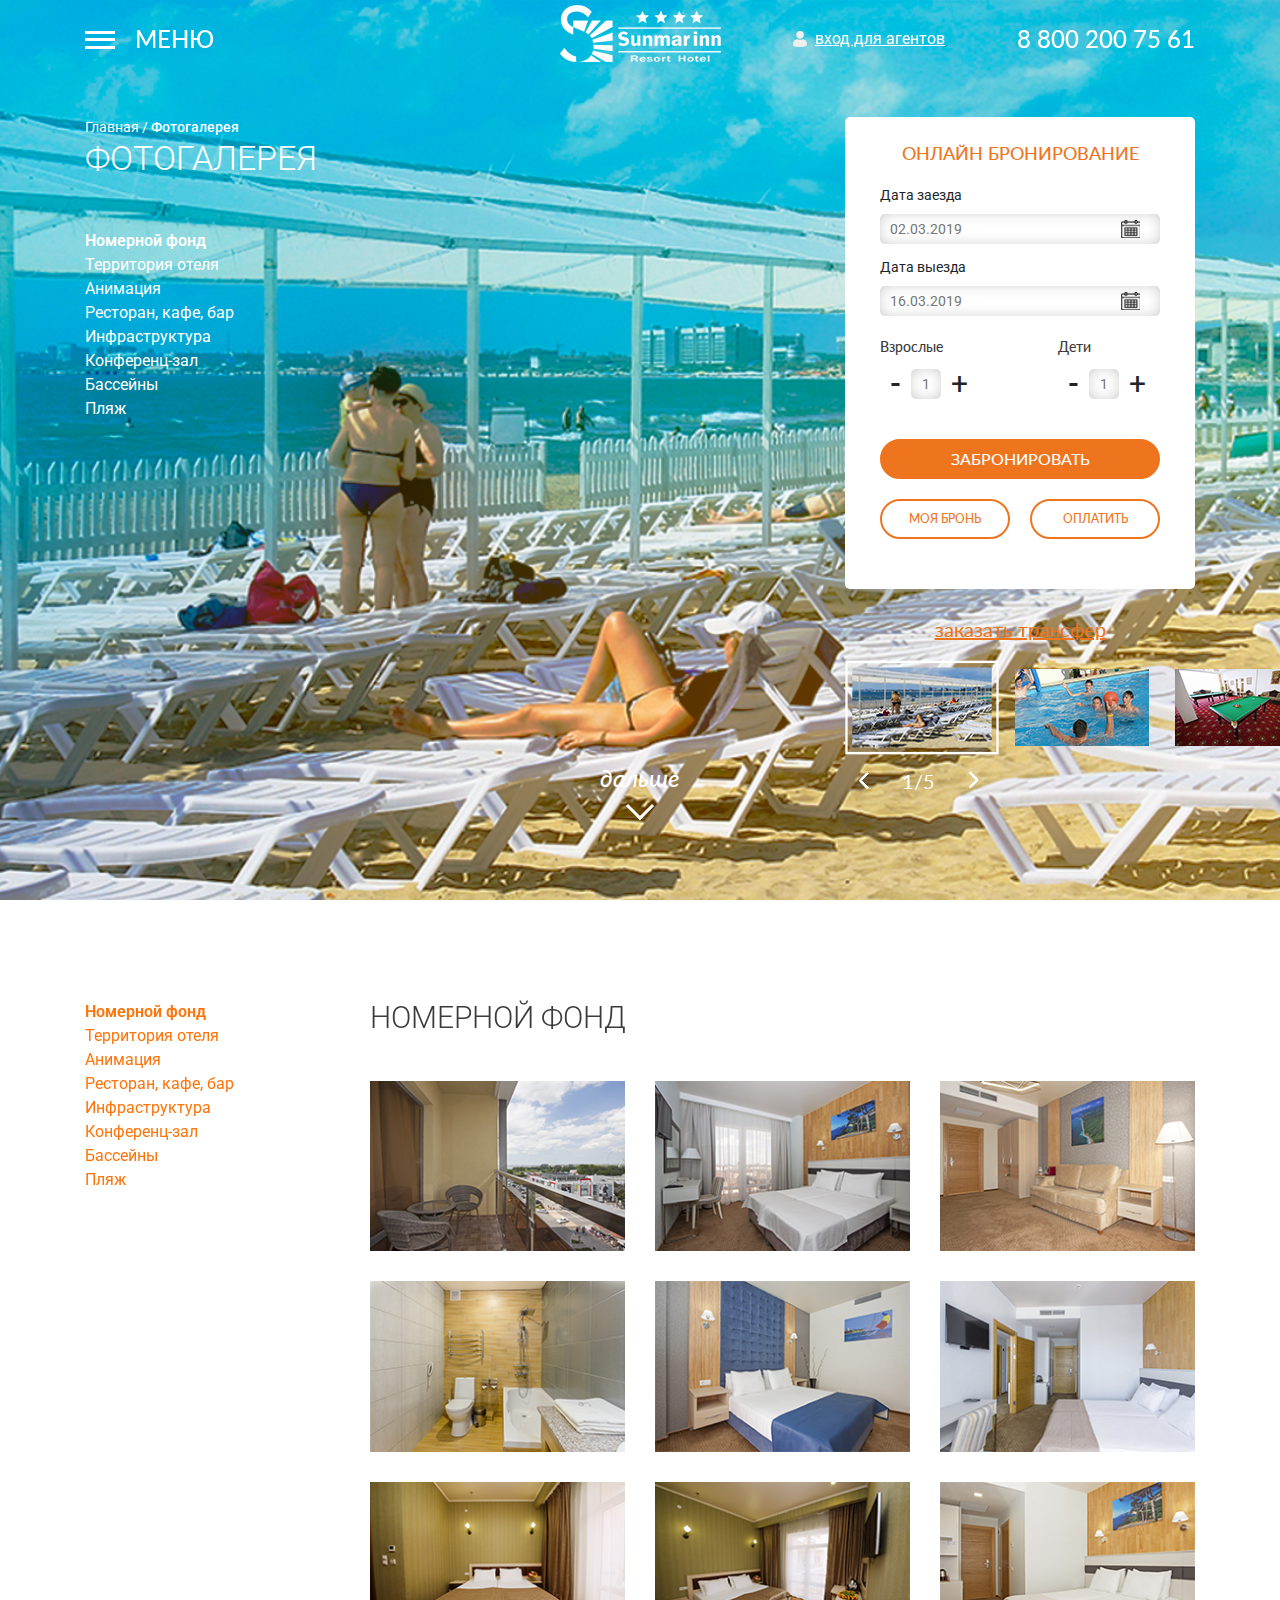
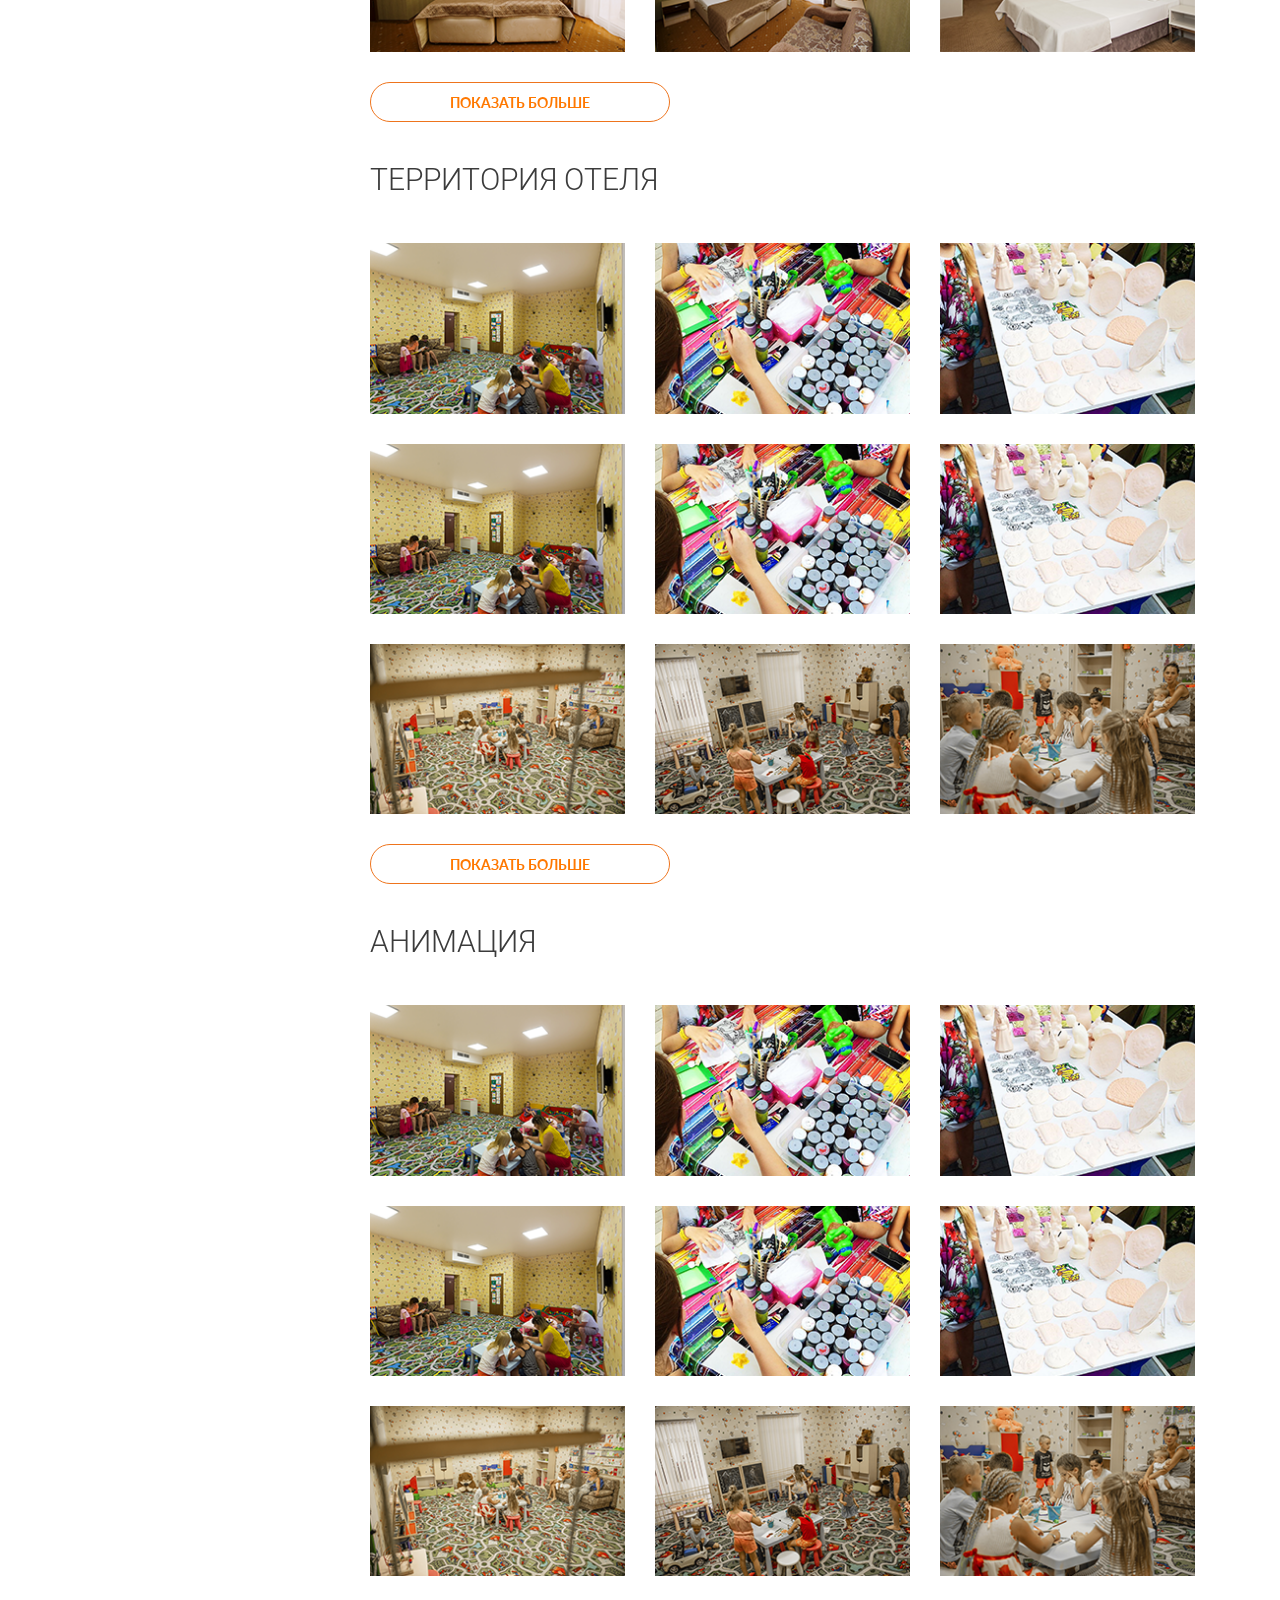
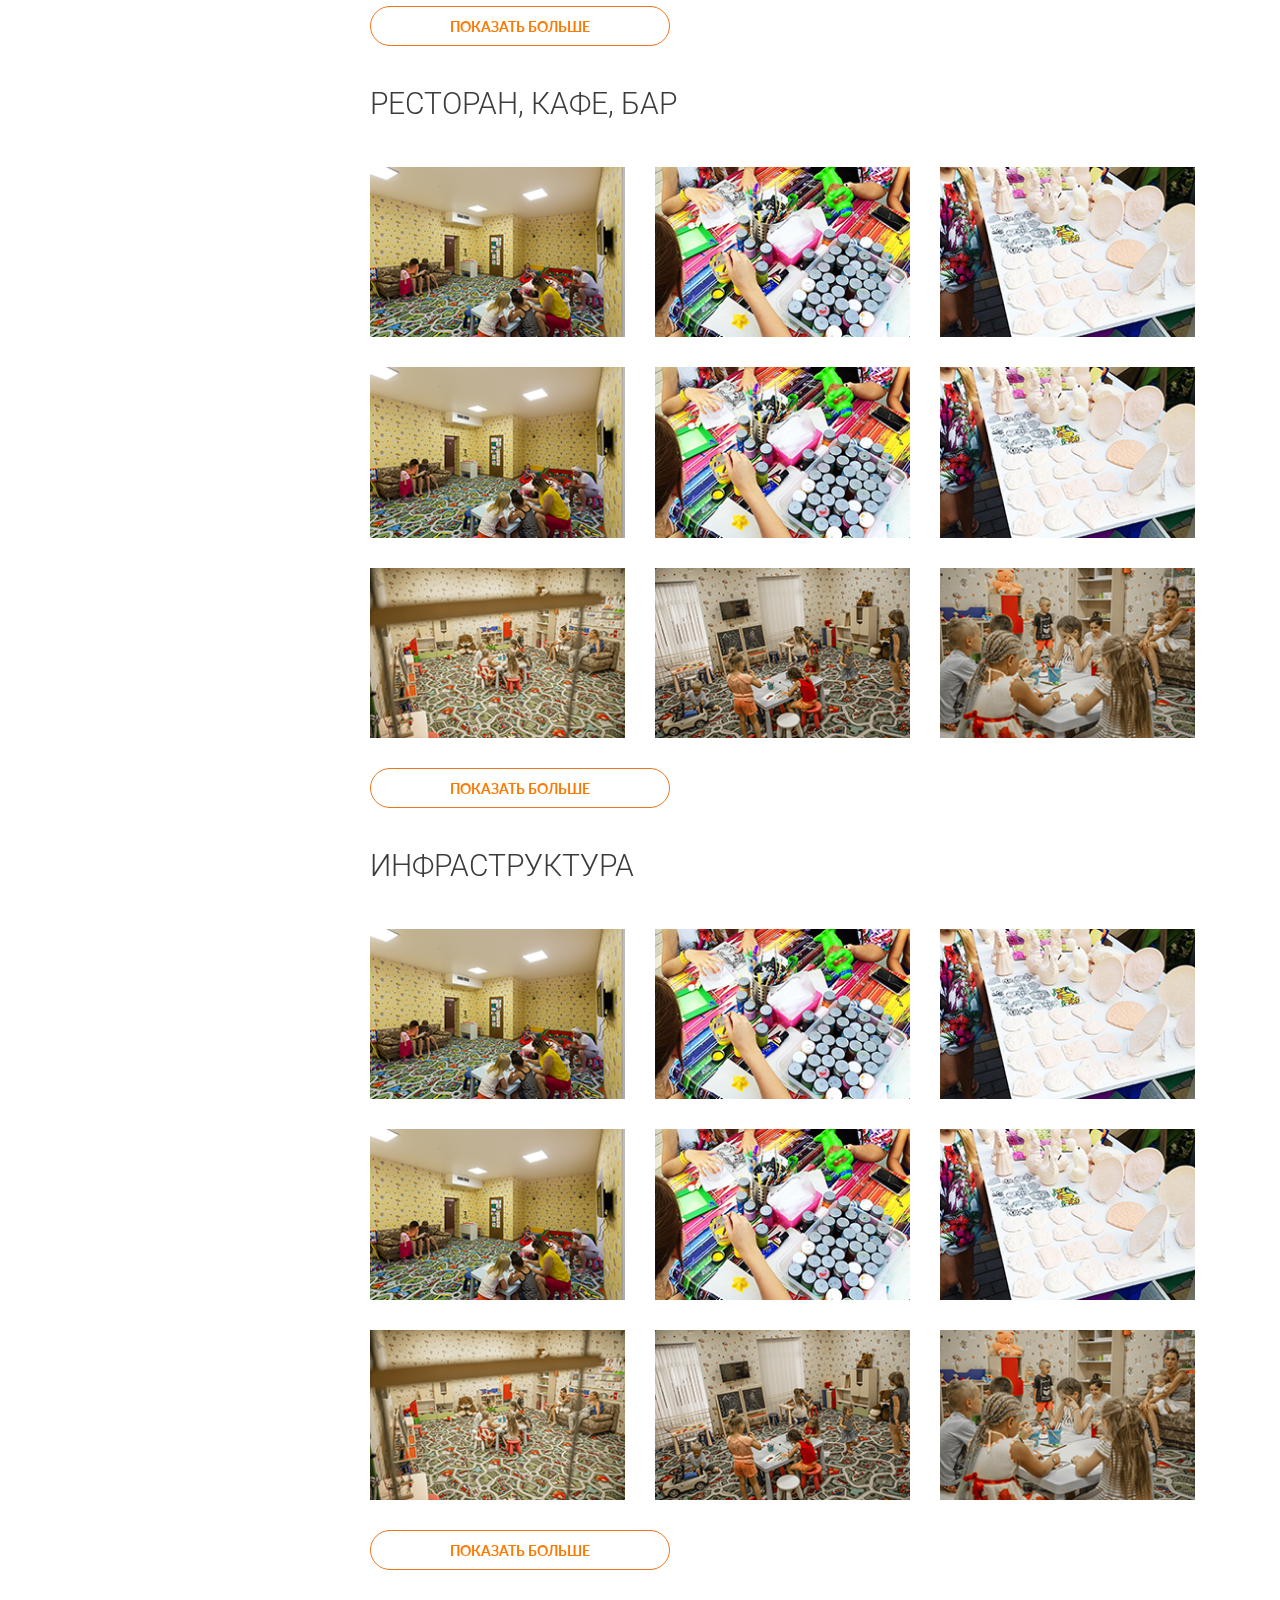
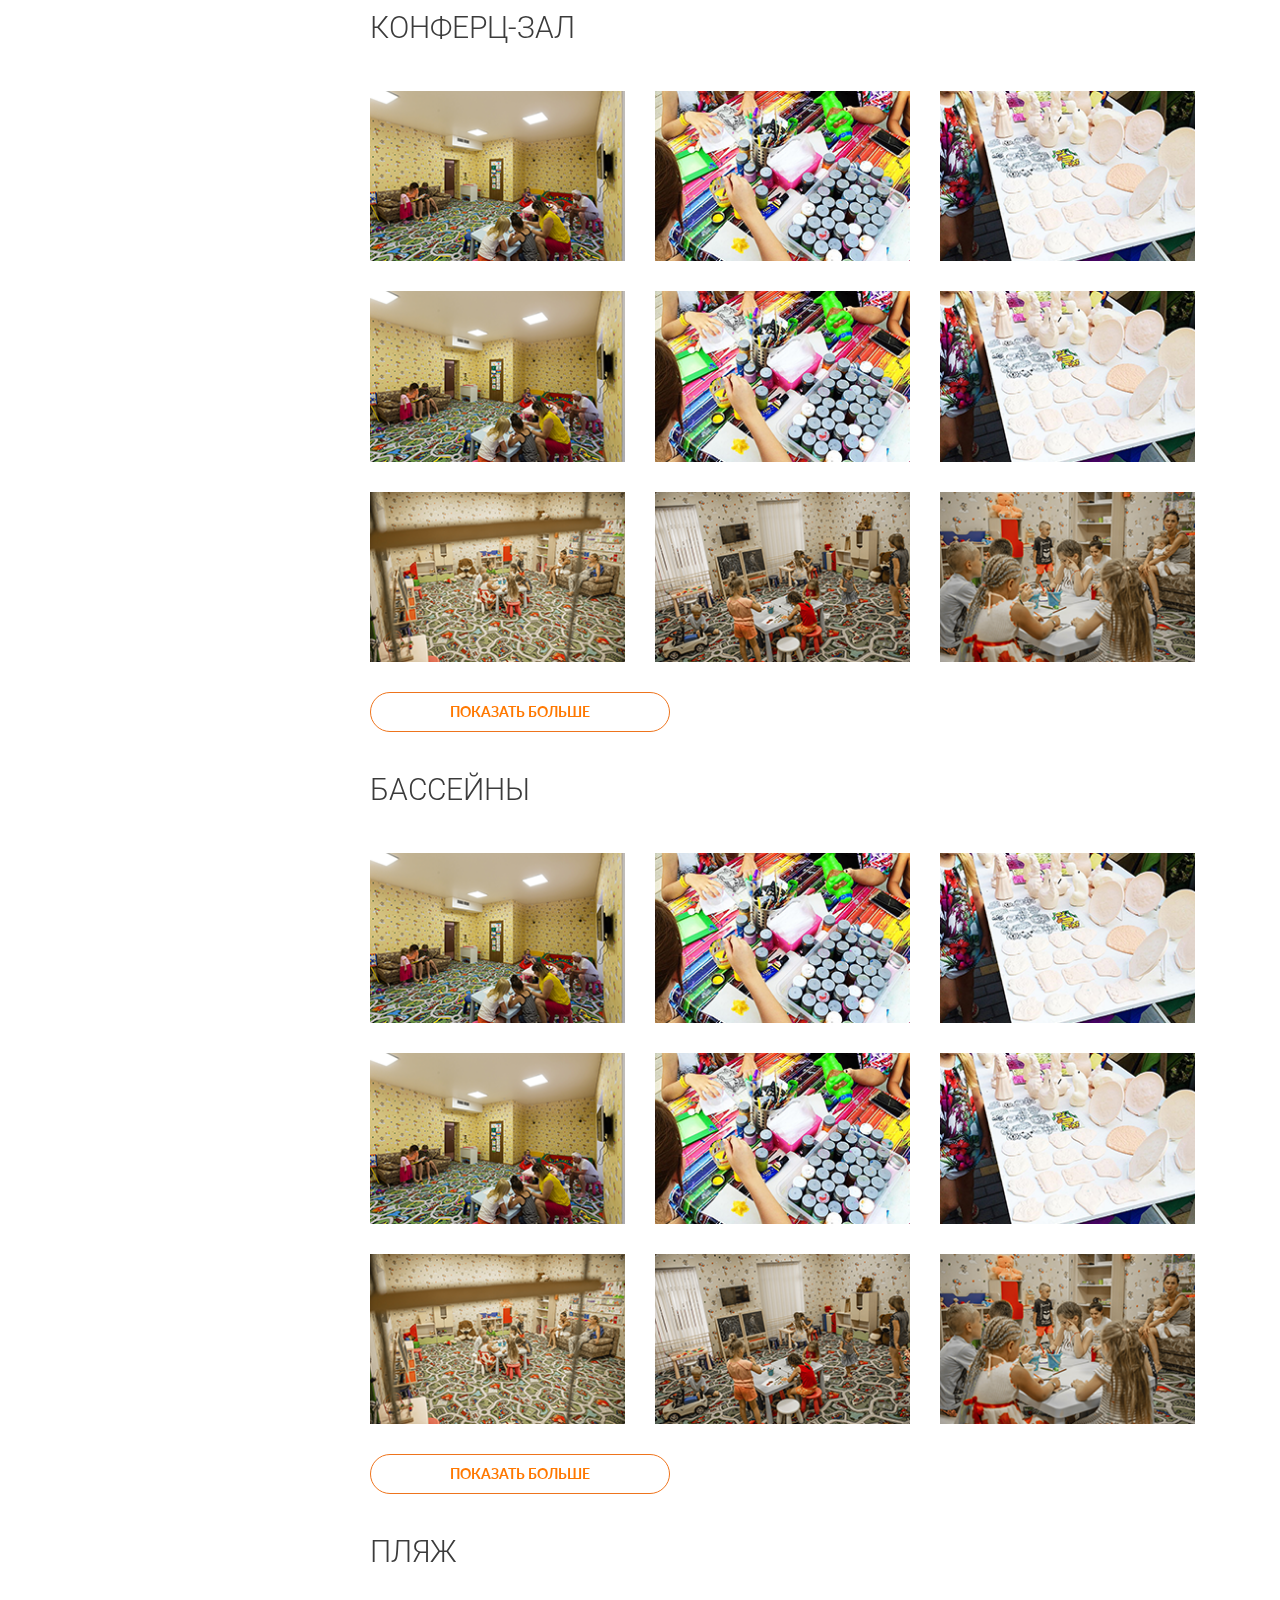
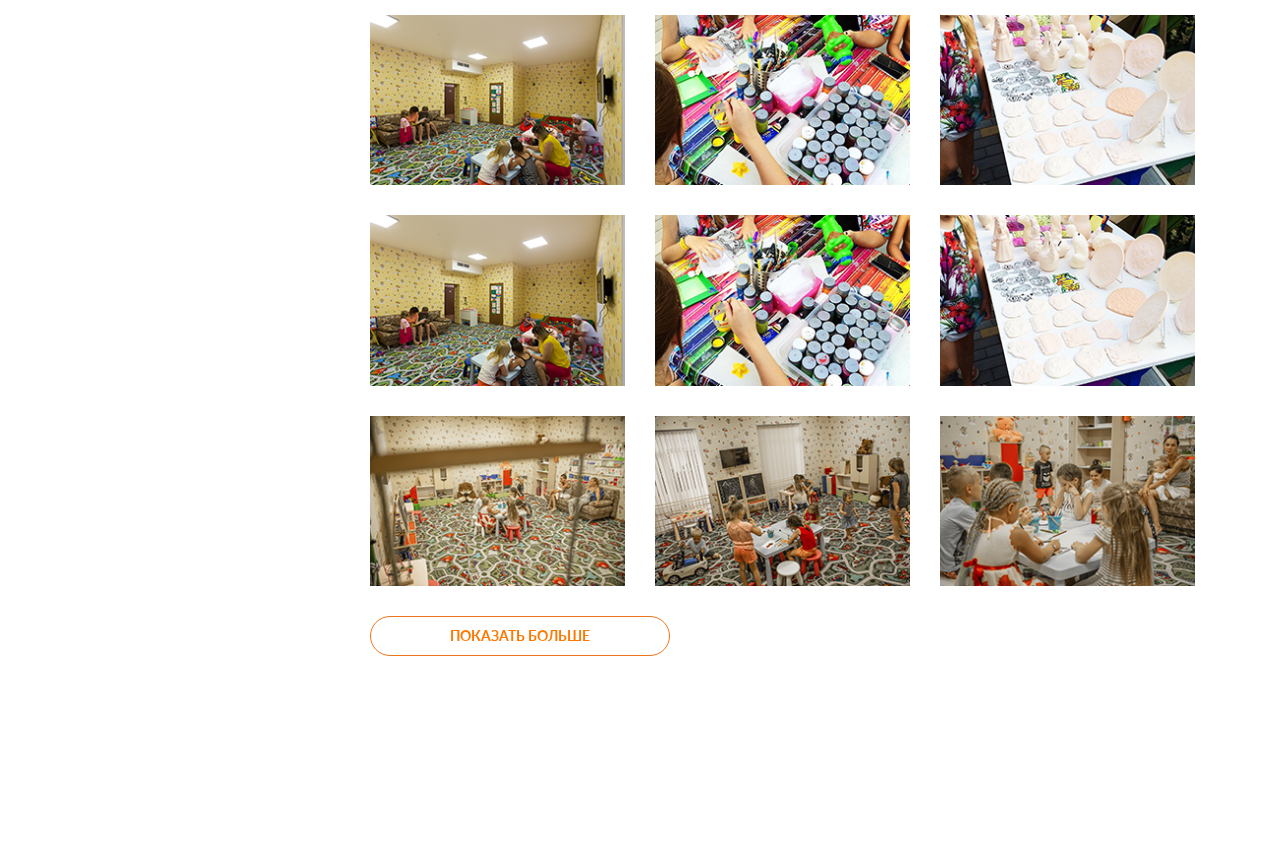
<file: pages/photogalerey.html>
<!DOCTYPE html>
<html lang="en">
<head>
    <meta charset="UTF-8">
    <meta name="viewport" content="width=device-width, initial-scale=1.0">
    <meta name="description" content="Sunmarinn, Отлель">
    <title>Sunmarinn</title>
    <!-- <link rel="shortcut icon" href="../favicon.ico" type="image/x-icon"> -->
    <link rel="stylesheet" href="../css/photogalerey.css">
</head>
<body>
    <header class="header">
        <div class="header-container">
            <div class="container">
                <section class="header__top row">
                    <div class="header__btns col-lg-5 col-md-4 col-2">
                        <div class="header__menu_open">
                            <div class="header__menu_btn">
                                <span></span>
                            </div>
                            <div class="header__menu_text">МЕНЮ</div>
                        </div>
                        <div class="header__menu_close">
                            <div class="close-btn">×</div>
                        </div>
                    </div>
                    <div class="header__top_right col-lg-7 col-md-8 col-10">
                        <div class="header__logo">
                            <img class="header-logo-white" src="../assets/header/logo.png" alt="logo">
                            <img class="header-logo-orange" src="../assets/header/logo-orange.png" alt="logo">
                        </div>
                        <div class="header__enter">
                            <img class="enter__img_white" src="../assets/header/user.png" alt="user-icon">
                            <img class="enter__img_orange" src="../assets/header/user-orange.png" alt="user-icon">
                            <span class="enter__text">вход для агентов</span>
                        </div>
                        <div class="header__phone"><a href="tel:88002007561">8 800 200 75 61</a></div>
                    </div>
                </section>
                <section class="header__menu row">
                    <div class="menu__left col-lg-7 col-md-6">
                        <div class="row">
                            <div class="col-lg-4 col-md-12">
                                <ul class="menu__list">
                                    <h3 class="list__title">Об отеле</h3>
                                    <li class="list__item"><a href="#" target="_blanck">Заселение в отель</a></li>
                                    <li class="list__item"><a href="#" target="_blanck">Видеогалерея</a></li>
                                    <li class="list__item"><a href="#" target="_blanck">Онлайн веб-камера</a></li>
                                    <li class="list__item"><a href="#" target="_blanck">Карта отеля</a></li>
                                    <li class="list__item"><a href="#" target="_blanck">Правила проживания</a></li>
                                    <li class="list__item"><a href="#" target="_blanck">Система «Всё включено»</a></li>
                                    <li class="list__item"><a href="#" target="_blanck">Акции, анонсы, скидки</a></li>
                                    <li class="list__item"><a href="#" target="_blanck">Программа анимации</a></li>
                                    <li class="list__item"><a href="#" target="_blanck">Отзывы об отеле</a></li>
                                    <li class="list__item"><a href="#" target="_blanck">Вакансии</a></li>
                                    <li class="list__item"><a href="#" target="_blanck">Контактная информация</a></li>
                                    <li class="list__item"><a href="#" target="_blanck">Пожаловаться-похвалить</a></li>
                                    <li class="list__item"><a href="#" target="_blanck">Документы</a></li>
                                </ul>
                                <ul class="menu__list">
                                    <h3 class="list__title">Услуги</h3>
                                    <li class="list__item"><a href="#" target="_blanck">«Всё включено»</a></li>
                                    <li class="list__item"><a href="#" target="_blanck">Платные услуги</a></li>
                                    <li class="list__item"><a href="#" target="_blanck">Конгресс-центр</a></li>
                                    <li class="list__item"><a href="#" target="_blanck">Услуги трансфера</a></li>
                                </ul>
                            </div>
                            <div class="col-lg-5 col-md-12">
                                <ul class="menu__list">
                                    <h3 class="list__title"><a href="../pages/numbers.html">НОМЕРА И ЦЕНЫ</a></h3>
                                    <li class="list__item"><a href="../pages/number.html" target="_blanck">2-х местный «Стандарт»</a></li>
                                    <li class="list__item"><a href="../pages/number.html" target="_blanck">2-х местный «Стандарт» (2-й корпус)</a></li>
                                    <li class="list__item"><a href="../pages/number.html" target="_blanck">2-х местный «Стандарт» с видом на море</a></li>
                                    <li class="list__item"><a href="../pages/number.html" target="_blanck">3-х местный «Стандарт»</a></li>
                                    <li class="list__item"><a href="../pages/number.html" target="_blanck">4-х местный «Семейный» 1 корпус</a></li>
                                    <li class="list__item"><a href="../pages/number.html" target="_blanck">4-х местный «Семейный» 2 корпус</a></li>
                                    <li class="list__item"><a href="../pages/number.html" target="_blanck">2-х местный «Студия»</a></li>
                                    <li class="list__item"><a href="../pages/number.html" target="_blanck">2-х местный «Люкс»</a></li>
                                </ul>
                                <ul class="menu__list">
                                    <h3 class="list__title">РЕСТОРАН, КАФЕ-БАР</h3>
                                    <li class="list__item"><a href="#" target="_blanck">Система «Всё включено»</a></li>
                                    <li class="list__item"><a href="#" target="_blanck">Ресторан «GreenDuck»</a></li>
                                    <li class="list__item"><a href="#" target="_blanck">Лобби-бар</a></li>
                                    <li class="list__item"><a href="#" target="_blanck">Ресторан «Высота»</a></li>
                                    <li class="list__item"><a href="#" target="_blanck">Караоке бар «Five Notes»</a></li>
                                </ul>
                                <ul class="menu__list">
                                    <h3 class="list__title">ДОСУГ, РАЗВЛЕЧЕНИЯ</h3>
                                    <li class="list__item"><a href="#" target="_blanck">Анимация</a></li>
                                    <li class="list__item"><a href="#" target="_blanck">Экскурсии</a></li>
                                </ul>
                            </div>
                            <div class="col-lg-3 col-md-12">
                                <ul class="menu__list">
                                    <h3 class="list__title">Пляж, Бассейны</h3>
                                    <li class="list__item"><a href="#" target="_blanck">Пляж</a></li>
                                    <li class="list__item"><a href="#" target="_blanck">Бассейн для взрослых</a></li>
                                    <li class="list__item"><a href="#" target="_blanck">Детский бассейн</a></li>
                                </ul>
                                <ul class="menu__list">
                                    <h3 class="list__title">ДЛЯ ДЕТЕЙ</h3>
                                    <li class="list__item"><a href="#" target="_blanck">Анимация</a></li>
                                    <li class="list__item"><a href="#" target="_blanck">Игровая комната</a></li>
                                    <li class="list__item"><a href="#" target="_blanck">Кинозал</a></li>
                                    <li class="list__item"><a href="#" target="_blanck">Детская площадка</a></li>
                                </ul>
                                <ul class="menu__list">
                                    <h3 class="list__title">Фотогалерея</h3>
                                    <li class="list__item"><a href="#" target="_blanck">Номерной фонд</a></li>
                                    <li class="list__item"><a href="#" target="_blanck">Территория отеля</a></li>
                                    <li class="list__item"><a href="#" target="_blanck">Анимация</a></li>
                                    <li class="list__item"><a href="#" target="_blanck">Ресторан, кафе, бар</a></li>
                                    <li class="list__item"><a href="#" target="_blanck">Инфраструктура</a></li>
                                    <li class="list__item"><a href="#" target="_blanck">Конференц-зал</a></li>
                                    <li class="list__item"><a href="#" target="_blanck">Бассейны</a></li>
                                    <li class="list__item"><a href="#" target="_blanck">Пляж</a></li>
                                </ul>
                            </div>
                            <div class="col-md-12 tablet-menu">
                                <ul class="menu__list">
                                    <h3 class="list__title">Забронировать</h3>
                                </ul>
                                <ul class="menu__list"><h3 class="list__title">Моя бронь</h3></ul>
                                <ul class="menu__list"><h3 class="list__title">Оплатить</h3></ul>
                                <ul class="menu__list"><h3 class="list__title">Заказать трансфер</h3></ul>
                            </div>
                        </div>
                    </div>
                    <div class="menu__right col-lg-5 col-md-6">
                        <div class="menu__room">
                            <div class="room__img">
                                <div class="room__icons">
                                    <img src="../assets/header/wifi.png" alt="wifi">
                                    <img src="../assets/header/tv.png" alt="tv">
                                    <img src="../assets/header/safe.png" alt="safe">
                                    <img src="../assets/header/fax.png" alt="fax">
                                    <img src="../assets/header/holod.png" alt="holoh">
                                    <img src="../assets/header/badroom.png" alt="badroom">
                                </div>
                                <div class="room__name">ДВУХМЕСТНЫЙ НОМЕР «СТАНДАРТ»</div>
                            </div>
                            <button type="button" class="room__btn">РАССЧИТАТЬ СТОИМОСТЬ</button>
                        </div>
                        <div class="menu__contacts row">
                            <div class="col-lg-6 col-md-12">
                                <div class="contact__title">Контакты</div>
                                <div class="contact__num">
                                    <a href="tel:88002007561">8 800 200 75 61</a>
                                </div>
                                <div class="contact__mes">
                                    <a href="#">
                                        <svg role="img" xmlns="http://www.w3.org/2000/svg" viewBox="0 0 448 512">
                                            <path fill="black" d="M224 122.8c-72.7 0-131.8 59.1-131.9 131.8 0 24.9 7 49.2 20.2 70.1l3.1 5-13.3 48.6 49.9-13.1 4.8 2.9c20.2 12 43.4 18.4 67.1 18.4h.1c72.6 0 133.3-59.1 133.3-131.8 0-35.2-15.2-68.3-40.1-93.2-25-25-58-38.7-93.2-38.7zm77.5 188.4c-3.3 9.3-19.1 17.7-26.7 18.8-12.6 1.9-22.4.9-47.5-9.9-39.7-17.2-65.7-57.2-67.7-59.8-2-2.6-16.2-21.5-16.2-41s10.2-29.1 13.9-33.1c3.6-4 7.9-5 10.6-5 2.6 0 5.3 0 7.6.1 2.4.1 5.7-.9 8.9 6.8 3.3 7.9 11.2 27.4 12.2 29.4s1.7 4.3.3 6.9c-7.6 15.2-15.7 14.6-11.6 21.6 15.3 26.3 30.6 35.4 53.9 47.1 4 2 6.3 1.7 8.6-1 2.3-2.6 9.9-11.6 12.5-15.5 2.6-4 5.3-3.3 8.9-2 3.6 1.3 23.1 10.9 27.1 12.9s6.6 3 7.6 4.6c.9 1.9.9 9.9-2.4 19.1zM400 32H48C21.5 32 0 53.5 0 80v352c0 26.5 21.5 48 48 48h352c26.5 0 48-21.5 48-48V80c0-26.5-21.5-48-48-48zM223.9 413.2c-26.6 0-52.7-6.7-75.8-19.3L64 416l22.5-82.2c-13.9-24-21.2-51.3-21.2-79.3C65.4 167.1 136.5 96 223.9 96c42.4 0 82.2 16.5 112.2 46.5 29.9 30 47.9 69.8 47.9 112.2 0 87.4-72.7 158.5-160.1 158.5z"</path>
                                        </svg>
                                    </a>
                                    <a href="#">
                                        <svg role="img" xmlns="http://www.w3.org/2000/svg" viewBox="0 0 512 512">
                                            <path fill="black" d="M444 49.9C431.3 38.2 379.9.9 265.3.4c0 0-135.1-8.1-200.9 52.3C27.8 89.3 14.9 143 13.5 209.5c-1.4 66.5-3.1 191.1 117 224.9h.1l-.1 51.6s-.8 20.9 13 25.1c16.6 5.2 26.4-10.7 42.3-27.8 8.7-9.4 20.7-23.2 29.8-33.7 82.2 6.9 145.3-8.9 152.5-11.2 16.6-5.4 110.5-17.4 125.7-142 15.8-128.6-7.6-209.8-49.8-246.5zM457.9 287c-12.9 104-89 110.6-103 115.1-6 1.9-61.5 15.7-131.2 11.2 0 0-52 62.7-68.2 79-5.3 5.3-11.1 4.8-11-5.7 0-6.9.4-85.7.4-85.7-.1 0-.1 0 0 0-101.8-28.2-95.8-134.3-94.7-189.8 1.1-55.5 11.6-101 42.6-131.6 55.7-50.5 170.4-43 170.4-43 96.9.4 143.3 29.6 154.1 39.4 35.7 30.6 53.9 103.8 40.6 211.1zm-139-80.8c.4 8.6-12.5 9.2-12.9.6-1.1-22-11.4-32.7-32.6-33.9-8.6-.5-7.8-13.4.7-12.9 27.9 1.5 43.4 17.5 44.8 46.2zm20.3 11.3c1-42.4-25.5-75.6-75.8-79.3-8.5-.6-7.6-13.5.9-12.9 58 4.2 88.9 44.1 87.8 92.5-.1 8.6-13.1 8.2-12.9-.3zm47 13.4c.1 8.6-12.9 8.7-12.9.1-.6-81.5-54.9-125.9-120.8-126.4-8.5-.1-8.5-12.9 0-12.9 73.7.5 133 51.4 133.7 139.2zM374.9 329v.2c-10.8 19-31 40-51.8 33.3l-.2-.3c-21.1-5.9-70.8-31.5-102.2-56.5-16.2-12.8-31-27.9-42.4-42.4-10.3-12.9-20.7-28.2-30.8-46.6-21.3-38.5-26-55.7-26-55.7-6.7-20.8 14.2-41 33.3-51.8h.2c9.2-4.8 18-3.2 23.9 3.9 0 0 12.4 14.8 17.7 22.1 5 6.8 11.7 17.7 15.2 23.8 6.1 10.9 2.3 22-3.7 26.6l-12 9.6c-6.1 4.9-5.3 14-5.3 14s17.8 67.3 84.3 84.3c0 0 9.1.8 14-5.3l9.6-12c4.6-6 15.7-9.8 26.6-3.7 14.7 8.3 33.4 21.2 45.8 32.9 7 5.7 8.6 14.4 3.8 23.6z"></path>
                                        </svg>
                                    </a>
                                    <a href="#">
                                        <svg role="img" xmlns="http://www.w3.org/2000/svg" viewBox="0 0 448 512">
                                            <path fill="black" d="M446.7 98.6l-67.6 318.8c-5.1 22.5-18.4 28.1-37.3 17.5l-103-75.9-49.7 47.8c-5.5 5.5-10.1 10.1-20.7 10.1l7.4-104.9 190.9-172.5c8.3-7.4-1.8-11.5-12.9-4.1L117.8 284 16.2 252.2c-22.1-6.9-22.5-22.1 4.6-32.7L418.2 66.4c18.4-6.9 34.5 4.1 28.5 32.2z"></path>
                                        </svg>
                                    </a>
                                </div>
                                <div class="contact__email">
                                    <a href="mailto:info@sunmarinn.ru">info@sunmarinn.ru</a></div>
                                <div class="contact__addres">г. Анапа, ул.Красноармейская, 10</div>
                            </div>
                            <div class="col-lg-6 col-md-12">
                                <div class="contact__title">МЫ В СОЦИАЛЬНЫЙ СЕТЯХ:</div>
                                <div class="contact__soc">
                                    <a href="#">
                                        <svg role="img" xmlns="http://www.w3.org/2000/svg" viewBox="0 0 576 512">
                                            <path fill="black" d="M545 117.7c3.7-12.5 0-21.7-17.8-21.7h-58.9c-15 0-21.9 7.9-25.6 16.7 0 0-30 73.1-72.4 120.5-13.7 13.7-20 18.1-27.5 18.1-3.7 0-9.4-4.4-9.4-16.9V117.7c0-15-4.2-21.7-16.6-21.7h-92.6c-9.4 0-15 7-15 13.5 0 14.2 21.2 17.5 23.4 57.5v86.8c0 19-3.4 22.5-10.9 22.5-20 0-68.6-73.4-97.4-157.4-5.8-16.3-11.5-22.9-26.6-22.9H38.8c-16.8 0-20.2 7.9-20.2 16.7 0 15.6 20 93.1 93.1 195.5C160.4 378.1 229 416 291.4 416c37.5 0 42.1-8.4 42.1-22.9 0-66.8-3.4-73.1 15.4-73.1 8.7 0 23.7 4.4 58.7 38.1 40 40 46.6 57.9 69 57.9h58.9c16.8 0 25.3-8.4 20.4-25-11.2-34.9-86.9-106.7-90.3-111.5-8.7-11.2-6.2-16.2 0-26.2.1-.1 72-101.3 79.4-135.6z"></path>
                                        </svg>
                                    </a>
                                    <a href="#">
                                        <svg role="img" height="22" xmlns="http://www.w3.org/2000/svg" viewBox="0 0 320 512">
                                            <path fill="black" d="M275.1 334c-27.4 17.4-65.1 24.3-90 26.9l20.9 20.6 76.3 76.3c27.9 28.6-17.5 73.3-45.7 45.7-19.1-19.4-47.1-47.4-76.3-76.6L84 503.4c-28.2 27.5-73.6-17.6-45.4-45.7 19.4-19.4 47.1-47.4 76.3-76.3l20.6-20.6c-24.6-2.6-62.9-9.1-90.6-26.9-32.6-21-46.9-33.3-34.3-59 7.4-14.6 27.7-26.9 54.6-5.7 0 0 36.3 28.9 94.9 28.9s94.9-28.9 94.9-28.9c26.9-21.1 47.1-8.9 54.6 5.7 12.4 25.7-1.9 38-34.5 59.1zM30.3 129.7C30.3 58 88.6 0 160 0s129.7 58 129.7 129.7c0 71.4-58.3 129.4-129.7 129.4s-129.7-58-129.7-129.4zm66 0c0 35.1 28.6 63.7 63.7 63.7s63.7-28.6 63.7-63.7c0-35.4-28.6-64-63.7-64s-63.7 28.6-63.7 64z"></path>
                                        </svg>
                                    </a>
                                    <a href="#">
                                        <svg role="img" xmlns="http://www.w3.org/2000/svg" viewBox="0 0 512 512">
                                            <path fill="black" d="M459.37 151.716c.325 4.548.325 9.097.325 13.645 0 138.72-105.583 298.558-298.558 298.558-59.452 0-114.68-17.219-161.137-47.106 8.447.974 16.568 1.299 25.34 1.299 49.055 0 94.213-16.568 130.274-44.832-46.132-.975-84.792-31.188-98.112-72.772 6.498.974 12.995 1.624 19.818 1.624 9.421 0 18.843-1.3 27.614-3.573-48.081-9.747-84.143-51.98-84.143-102.985v-1.299c13.969 7.797 30.214 12.67 47.431 13.319-28.264-18.843-46.781-51.005-46.781-87.391 0-19.492 5.197-37.36 14.294-52.954 51.655 63.675 129.3 105.258 216.365 109.807-1.624-7.797-2.599-15.918-2.599-24.04 0-57.828 46.782-104.934 104.934-104.934 30.213 0 57.502 12.67 76.67 33.137 23.715-4.548 46.456-13.32 66.599-25.34-7.798 24.366-24.366 44.833-46.132 57.827 21.117-2.273 41.584-8.122 60.426-16.243-14.292 20.791-32.161 39.308-52.628 54.253z"></path>
                                        </svg>
                                    </a>
                                    <a href="#">
                                        <svg role="img" xmlns="http://www.w3.org/2000/svg" viewBox="0 0 448 512">
                                            <path fill="black" d="M224.1 141c-63.6 0-114.9 51.3-114.9 114.9s51.3 114.9 114.9 114.9S339 319.5 339 255.9 287.7 141 224.1 141zm0 189.6c-41.1 0-74.7-33.5-74.7-74.7s33.5-74.7 74.7-74.7 74.7 33.5 74.7 74.7-33.6 74.7-74.7 74.7zm146.4-194.3c0 14.9-12 26.8-26.8 26.8-14.9 0-26.8-12-26.8-26.8s12-26.8 26.8-26.8 26.8 12 26.8 26.8zm76.1 27.2c-1.7-35.9-9.9-67.7-36.2-93.9-26.2-26.2-58-34.4-93.9-36.2-37-2.1-147.9-2.1-184.9 0-35.8 1.7-67.6 9.9-93.9 36.1s-34.4 58-36.2 93.9c-2.1 37-2.1 147.9 0 184.9 1.7 35.9 9.9 67.7 36.2 93.9s58 34.4 93.9 36.2c37 2.1 147.9 2.1 184.9 0 35.9-1.7 67.7-9.9 93.9-36.2 26.2-26.2 34.4-58 36.2-93.9 2.1-37 2.1-147.8 0-184.8zM398.8 388c-7.8 19.6-22.9 34.7-42.6 42.6-29.5 11.7-99.5 9-132.1 9s-102.7 2.6-132.1-9c-19.6-7.8-34.7-22.9-42.6-42.6-11.7-29.5-9-99.5-9-132.1s-2.6-102.7 9-132.1c7.8-19.6 22.9-34.7 42.6-42.6 29.5-11.7 99.5-9 132.1-9s102.7-2.6 132.1 9c19.6 7.8 34.7 22.9 42.6 42.6 11.7 29.5 9 99.5 9 132.1s2.7 102.7-9 132.1z"></path>
                                        </svg>
                                    </a>
                                    <a href="#">
                                        <svg role="img" xmlns="http://www.w3.org/2000/svg" viewBox="0 0 448 512">
                                            <path fill="black" d="M400 32H48A48 48 0 0 0 0 80v352a48 48 0 0 0 48 48h137.25V327.69h-63V256h63v-54.64c0-62.15 37-96.48 93.67-96.48 27.14 0 55.52 4.84 55.52 4.84v61h-31.27c-30.81 0-40.42 19.12-40.42 38.73V256h68.78l-11 71.69h-57.78V480H400a48 48 0 0 0 48-48V80a48 48 0 0 0-48-48z"></path>
                                        </svg>
                                    </a>
                                    <a href="#">
                                        <svg role="img" xmlns="http://www.w3.org/2000/svg" viewBox="0 0 576 512">
                                            <path fill="black" d="M549.655 124.083c-6.281-23.65-24.787-42.276-48.284-48.597C458.781 64 288 64 288 64S117.22 64 74.629 75.486c-23.497 6.322-42.003 24.947-48.284 48.597-11.412 42.867-11.412 132.305-11.412 132.305s0 89.438 11.412 132.305c6.281 23.65 24.787 41.5 48.284 47.821C117.22 448 288 448 288 448s170.78 0 213.371-11.486c23.497-6.321 42.003-24.171 48.284-47.821 11.412-42.867 11.412-132.305 11.412-132.305s0-89.438-11.412-132.305zm-317.51 213.508V175.185l142.739 81.205-142.739 81.201z"></path>
                                        </svg>
                                    </a>
                                </div>
                            </div>
                        </div>
                    </div>
                </section>
            </div>
            <div class="menu__table-enter">
                <div class="container">
                    <div class="header__enter">
                        <img class="enter__img_white" src="../assets/header/user.png" alt="user-icon">
                        <img class="enter__img_orange" src="../assets/header/user-orange.png" alt="user-icon">
                        <span class="enter__text">вход для агентов</span>
                    </div>
                </div>
            </div>
        </div>
        <section class="banner">
            <div class="container">
                <div class="row banner__top">
                    <div class="banner__left col-lg-6 col-md-6 col-12">
                        <section class="breadcrumbs">
                            <a href="../index.html" class="breadcrumbs__main-page">Главная </a>/
                            <a href="javascript:void(0)" class="breadcrumbs__inner-page active"> Фотогалерея</a>
                        </section>
                        <h1>фотогалерея</h1>
                        <ul class="sidebar-list">
                            <li class="sidebar-list__item active" data-id="fond">Номерной фонд</li>
                            <li class="sidebar-list__item" data-id="teritory">Территория отеля</li>
                            <li class="sidebar-list__item" data-id="animate">Анимация</li>
                            <li class="sidebar-list__item" data-id="caffe">Ресторан, кафе, бар</li>
                            <li class="sidebar-list__item" data-id="structure">Инфраструктура</li>
                            <li class="sidebar-list__item" data-id="konference">Конференц-зал</li>
                            <li class="sidebar-list__item" data-id="pull">Бассейны</li>
                            <li class="sidebar-list__item" data-id="beach">Пляж</li>
                        </ul>
                    </div>
                    <div class="banner__right col-lg-6 col-md-6">
                        <form class="banner__form" action="">
                            <h3>ОНЛАЙН БРОНИРОВАНИЕ</h3>
                            <label for="in">Дата заезда</label>
                            <div class="input-datetime">
                                <input type="datetime" placeholder="02.03.2019" name="in" id="in">
                            </div>
                            <label for="out">Дата выезда</label>
                            <div class="input-datetime">
                                <input type="datetime" placeholder="16.03.2019" name="out" id="out">
                            </div>
                            <div class="form__people">
                                <div class="adults">
                                    <span>Взрослые</span>
                                    <div class="counter">
                                        <div class="minus">-</div>
                                        <input type="text" placeholder="1" name="1" id="adults">
                                        <div class="plus">+</div>
                                    </div>
                                </div>
                                <div class="childs">
                                    <span>Дети</span>
                                    <div class="counter">
                                        <div class="minus">-</div>
                                        <input type="text" placeholder="1" name="1" id="childs">
                                        <div class="plus">+</div>
                                    </div>
                                </div>
                            </div>
                            <div class="form__btns">
                                <button type="submit">ЗАБРОНИРОВАТЬ</button>
                                <div class="dop-btns">
                                    <button type="button">МОЯ БРОНЬ</button>
                                    <button type="button">ОПЛАТИТЬ</button>
                                </div>
                            </div>
                        </form>
                        <a href="#" class="book-transfer">заказать трансфер</a>
                        <div class="banner__slider">
                            <div class="slider__body">
                                <div data-num="1" data-img="../assets/banner-slider/banner-bg-photogalerey-1.png" class="slider__item active">
                                    <img src="../assets/banner-slider/slider-photogalerey-min-1.png" alt="1">
                                </div>
                                <div data-num="2" data-img="../assets/banner-slider/slider-photogalerey-min-2.png" class="slider__item">
                                    <img src="../assets/banner-slider/slider-photogalerey-min-2.png" alt="2">
                                </div>
                                <div data-num="3" data-img="../assets/banner-slider/slider-photogalerey-min-3.png" class="slider__item">
                                    <img src="../assets/banner-slider/slider-photogalerey-min-3.png" alt="3">
                                </div>
                                <div data-num="4" data-img="../assets/banner-slider/slider-photogalerey-min-4.png" class="slider__item">
                                    <img src="../assets/banner-slider/slider-photogalerey-min-4.png" alt="4">
                                </div>
                                <div data-num="5" data-img="../assets/banner-slider/slider-photogalerey-min-5.png" class="slider__item">
                                    <img src="../assets/banner-slider/slider-photogalerey-min-5.png" alt="5">
                                </div>
                            </div>
                            <div class="slider__controls">
                                <div class="controls__item left"></div>
                                <div class="controls__info">
                                    <span class="current">1</span>/<span class="total">5</span>
                                </div>
                                <div class="controls__item right"></div>
                            </div>
                        </div>
                    </div>
                </div>
                <div class="banner__further">
                    <span>дальше</span>
                    <span>вниз</span>
                    <div class="further__arrow"></div>
                </div>
            </div>
            <div class="controls__item left"></div>
            <div class="controls__item right"></div>
        </section>
    </header>
    <main class="main">
        <div class="container">
            <section class="mobile-form">
                <form class="banner__form" action="">
                    <h3>ОНЛАЙН БРОНИРОВАНИЕ</h3>
                    <label for="in">Дата заезда</label>
                    <div class="input-datetime">
                        <input type="datetime" placeholder="02.03.2019" name="in" id="in">
                    </div>
                    <label for="out">Дата выезда</label>
                    <div class="input-datetime">
                        <input type="datetime" placeholder="16.03.2019" name="out" id="out">
                    </div>
                    <div class="form__people">
                        <div class="adults">
                            <span>Взрослые</span>
                            <div class="counter">
                                <div class="minus">-</div>
                                <input type="text" placeholder="1" name="1" id="adults">
                                <div class="plus">+</div>
                            </div>
                        </div>
                        <div class="childs">
                            <span>Дети</span>
                            <div class="counter">
                                <div class="minus">-</div>
                                <input type="text" placeholder="1" name="1" id="childs">
                                <div class="plus">+</div>
                            </div>
                        </div>
                    </div>
                    <div class="form__btns">
                        <button type="submit">ЗАБРОНИРОВАТЬ</button>
                        <div class="dop-btns">
                            <button type="button">МОЯ БРОНЬ</button>
                            <button type="button">ОПЛАТИТЬ</button>
                            <button type="button">ЗАКАЗАТЬ ТРАНСФЕР</button>
                        </div>
                    </div>
                </form>
            </section>
            <section class="section">
                <div class="row">
                    <div class="col-lg-3">
                        <ul class="sidebar-list">
                            <li class="sidebar-list__item active" data-id="fond">Номерной фонд</li>
                            <li class="sidebar-list__item" data-id="teritory">Территория отеля</li>
                            <li class="sidebar-list__item" data-id="animate">Анимация</li>
                            <li class="sidebar-list__item" data-id="caffe">Ресторан, кафе, бар</li>
                            <li class="sidebar-list__item" data-id="structure">Инфраструктура</li>
                            <li class="sidebar-list__item" data-id="konference">Конференц-зал</li>
                            <li class="sidebar-list__item" data-id="pull">Бассейны</li>
                            <li class="sidebar-list__item" data-id="beach">Пляж</li>
                        </ul>
                    </div>
                    <div class="col-lg-9">
                        <section id="fond" class="right-section active">
                            <h1 class="sections__title">номерной фонд</h1>
                            <div class="fond">
                                <div class="photos row">
                                    <img src="../assets/photogalerey/galerey-1.png" alt="1" class="photo col-lg-4 col-md-6">
                                    <img src="../assets/photogalerey/galerey-2.png" alt="2" class="photo col-lg-4 col-md-6">
                                    <img src="../assets/photogalerey/galerey-3.png" alt="3" class="photo col-lg-4 col-md-6">
                                    <img src="../assets/photogalerey/galerey-4.png" alt="1" class="photo col-lg-4 col-md-6">
                                    <img src="../assets/photogalerey/galerey-5.png" alt="2" class="photo col-lg-4 col-md-6">
                                    <img src="../assets/photogalerey/galerey-6.png" alt="3" class="photo col-lg-4 col-md-6">
                                    <img src="../assets/photogalerey/galerey-7.png" alt="1" class="photo col-lg-4 col-md-6">
                                    <img src="../assets/photogalerey/galerey-8.png" alt="2" class="photo col-lg-4 col-md-6">
                                    <img src="../assets/photogalerey/galerey-9.png" alt="3" class="photo col-lg-4 col-md-6">
                                </div>
                                <div class="hidden-block">
                                    <div class="photos row">
                                        <img src="../assets/photogalerey/galerey-1.png" alt="1" class="photo col-lg-4 col-md-6">
                                        <img src="../assets/photogalerey/galerey-2.png" alt="2" class="photo col-lg-4 col-md-6">
                                        <img src="../assets/photogalerey/galerey-3.png" alt="3" class="photo col-lg-4 col-md-6">
                                        <img src="../assets/photogalerey/galerey-4.png" alt="1" class="photo col-lg-4 col-md-6">
                                        <img src="../assets/photogalerey/galerey-5.png" alt="2" class="photo col-lg-4 col-md-6">
                                        <img src="../assets/photogalerey/galerey-6.png" alt="3" class="photo col-lg-4 col-md-6">
                                        <img src="../assets/photogalerey/galerey-7.png" alt="1" class="photo col-lg-4 col-md-6">
                                        <img src="../assets/photogalerey/galerey-8.png" alt="2" class="photo col-lg-4 col-md-6">
                                        <img src="../assets/photogalerey/galerey-9.png" alt="3" class="photo col-lg-4 col-md-6">
                                    </div>
                                </div>
                            </div>
                            <a class="show-all" href="javascript:void(0)">
                                <span>показать больше</span>
                                <span>скрыть</span>
                            </a>
                        </section>
                        <section id="teritory" class="right-section">
                            <h1 class="sections__title">территория отеля</h1>
                            <div class="teritory">
                                <div class="photos row">
                                    <img src="../assets/photogalerey/teritory-1.png" alt="1" class="photo col-lg-4 col-md-6">
                                    <img src="../assets/photogalerey/teritory-2.png" alt="2" class="photo col-lg-4 col-md-6">
                                    <img src="../assets/photogalerey/teritory-3.png" alt="3" class="photo col-lg-4 col-md-6">
                                    <img src="../assets/photogalerey/teritory-4.png" alt="1" class="photo col-lg-4 col-md-6">
                                    <img src="../assets/photogalerey/teritory-5.png" alt="2" class="photo col-lg-4 col-md-6">
                                    <img src="../assets/photogalerey/teritory-6.png" alt="3" class="photo col-lg-4 col-md-6">
                                    <img src="../assets/photogalerey/teritory-7.png" alt="1" class="photo col-lg-4 col-md-6">
                                    <img src="../assets/photogalerey/teritory-8.png" alt="2" class="photo col-lg-4 col-md-6">
                                    <img src="../assets/photogalerey/teritory-9.png" alt="3" class="photo col-lg-4 col-md-6">
                                </div>
                                <div class="hidden-block">
                                    <div class="photos row">
                                        <img src="../assets/photogalerey/teritory-1.png" alt="1" class="photo col-lg-4 col-md-6">
                                        <img src="../assets/photogalerey/teritory-2.png" alt="2" class="photo col-lg-4 col-md-6">
                                        <img src="../assets/photogalerey/teritory-3.png" alt="3" class="photo col-lg-4 col-md-6">
                                        <img src="../assets/photogalerey/teritory-4.png" alt="1" class="photo col-lg-4 col-md-6">
                                        <img src="../assets/photogalerey/teritory-5.png" alt="2" class="photo col-lg-4 col-md-6">
                                        <img src="../assets/photogalerey/teritory-6.png" alt="3" class="photo col-lg-4 col-md-6">
                                        <img src="../assets/photogalerey/teritory-7.png" alt="1" class="photo col-lg-4 col-md-6">
                                        <img src="../assets/photogalerey/teritory-8.png" alt="2" class="photo col-lg-4 col-md-6">
                                        <img src="../assets/photogalerey/teritory-9.png" alt="3" class="photo col-lg-4 col-md-6">
                                    </div>
                                </div>
                            </div>
                            <a class="show-all" href="javascript:void(0)">
                                <span>показать больше</span>
                                <span>скрыть</span>
                            </a>
                        </section>
                        <section id="animate" class="right-section">
                            <h1 class="sections__title">анимация</h1>
                            <div class="animate">
                                <div class="photos row">
                                    <img src="../assets/photogalerey/teritory-1.png" alt="1" class="photo col-lg-4 col-md-6">
                                    <img src="../assets/photogalerey/teritory-2.png" alt="2" class="photo col-lg-4 col-md-6">
                                    <img src="../assets/photogalerey/teritory-3.png" alt="3" class="photo col-lg-4 col-md-6">
                                    <img src="../assets/photogalerey/teritory-4.png" alt="1" class="photo col-lg-4 col-md-6">
                                    <img src="../assets/photogalerey/teritory-5.png" alt="2" class="photo col-lg-4 col-md-6">
                                    <img src="../assets/photogalerey/teritory-6.png" alt="3" class="photo col-lg-4 col-md-6">
                                    <img src="../assets/photogalerey/teritory-7.png" alt="1" class="photo col-lg-4 col-md-6">
                                    <img src="../assets/photogalerey/teritory-8.png" alt="2" class="photo col-lg-4 col-md-6">
                                    <img src="../assets/photogalerey/teritory-9.png" alt="3" class="photo col-lg-4 col-md-6">
                                </div>
                                <div class="hidden-block">
                                    <div class="photos row">
                                        <img src="../assets/photogalerey/teritory-1.png" alt="1" class="photo col-lg-4 col-md-6">
                                        <img src="../assets/photogalerey/teritory-2.png" alt="2" class="photo col-lg-4 col-md-6">
                                        <img src="../assets/photogalerey/teritory-3.png" alt="3" class="photo col-lg-4 col-md-6">
                                        <img src="../assets/photogalerey/teritory-4.png" alt="1" class="photo col-lg-4 col-md-6">
                                        <img src="../assets/photogalerey/teritory-5.png" alt="2" class="photo col-lg-4 col-md-6">
                                        <img src="../assets/photogalerey/teritory-6.png" alt="3" class="photo col-lg-4 col-md-6">
                                        <img src="../assets/photogalerey/teritory-7.png" alt="1" class="photo col-lg-4 col-md-6">
                                        <img src="../assets/photogalerey/teritory-8.png" alt="2" class="photo col-lg-4 col-md-6">
                                        <img src="../assets/photogalerey/teritory-9.png" alt="3" class="photo col-lg-4 col-md-6">
                                    </div>
                                </div>
                            </div>
                            <a class="show-all" href="javascript:void(0)">
                                <span>показать больше</span>
                                <span>скрыть</span>
                            </a>
                        </section>
                        <section id="caffe" class="right-section">
                            <h1 class="sections__title">ресторан, кафе, бар</h1>
                            <div class="caffe">
                                <div class="photos row">
                                    <img src="../assets/photogalerey/teritory-1.png" alt="1" class="photo col-lg-4 col-md-6">
                                    <img src="../assets/photogalerey/teritory-2.png" alt="2" class="photo col-lg-4 col-md-6">
                                    <img src="../assets/photogalerey/teritory-3.png" alt="3" class="photo col-lg-4 col-md-6">
                                    <img src="../assets/photogalerey/teritory-4.png" alt="1" class="photo col-lg-4 col-md-6">
                                    <img src="../assets/photogalerey/teritory-5.png" alt="2" class="photo col-lg-4 col-md-6">
                                    <img src="../assets/photogalerey/teritory-6.png" alt="3" class="photo col-lg-4 col-md-6">
                                    <img src="../assets/photogalerey/teritory-7.png" alt="1" class="photo col-lg-4 col-md-6">
                                    <img src="../assets/photogalerey/teritory-8.png" alt="2" class="photo col-lg-4 col-md-6">
                                    <img src="../assets/photogalerey/teritory-9.png" alt="3" class="photo col-lg-4 col-md-6">
                                </div>
                                <div class="hidden-block">
                                    <div class="photos row">
                                        <img src="../assets/photogalerey/teritory-1.png" alt="1" class="photo col-lg-4 col-md-6">
                                        <img src="../assets/photogalerey/teritory-2.png" alt="2" class="photo col-lg-4 col-md-6">
                                        <img src="../assets/photogalerey/teritory-3.png" alt="3" class="photo col-lg-4 col-md-6">
                                        <img src="../assets/photogalerey/teritory-4.png" alt="1" class="photo col-lg-4 col-md-6">
                                        <img src="../assets/photogalerey/teritory-5.png" alt="2" class="photo col-lg-4 col-md-6">
                                        <img src="../assets/photogalerey/teritory-6.png" alt="3" class="photo col-lg-4 col-md-6">
                                        <img src="../assets/photogalerey/teritory-7.png" alt="1" class="photo col-lg-4 col-md-6">
                                        <img src="../assets/photogalerey/teritory-8.png" alt="2" class="photo col-lg-4 col-md-6">
                                        <img src="../assets/photogalerey/teritory-9.png" alt="3" class="photo col-lg-4 col-md-6">
                                    </div>
                                </div>
                            </div>
                            <a class="show-all" href="javascript:void(0)">
                                <span>показать больше</span>
                                <span>скрыть</span>
                            </a>
                        </section>
                        <section id="structure" class="right-section">
                            <h1 class="sections__title">инфраструктура</h1>
                            <div class="structure">
                                <div class="photos row">
                                    <img src="../assets/photogalerey/teritory-1.png" alt="1" class="photo col-lg-4 col-md-6">
                                    <img src="../assets/photogalerey/teritory-2.png" alt="2" class="photo col-lg-4 col-md-6">
                                    <img src="../assets/photogalerey/teritory-3.png" alt="3" class="photo col-lg-4 col-md-6">
                                    <img src="../assets/photogalerey/teritory-4.png" alt="1" class="photo col-lg-4 col-md-6">
                                    <img src="../assets/photogalerey/teritory-5.png" alt="2" class="photo col-lg-4 col-md-6">
                                    <img src="../assets/photogalerey/teritory-6.png" alt="3" class="photo col-lg-4 col-md-6">
                                    <img src="../assets/photogalerey/teritory-7.png" alt="1" class="photo col-lg-4 col-md-6">
                                    <img src="../assets/photogalerey/teritory-8.png" alt="2" class="photo col-lg-4 col-md-6">
                                    <img src="../assets/photogalerey/teritory-9.png" alt="3" class="photo col-lg-4 col-md-6">
                                </div>
                                <div class="hidden-block">
                                    <div class="photos row">
                                        <img src="../assets/photogalerey/teritory-1.png" alt="1" class="photo col-lg-4 col-md-6">
                                        <img src="../assets/photogalerey/teritory-2.png" alt="2" class="photo col-lg-4 col-md-6">
                                        <img src="../assets/photogalerey/teritory-3.png" alt="3" class="photo col-lg-4 col-md-6">
                                        <img src="../assets/photogalerey/teritory-4.png" alt="1" class="photo col-lg-4 col-md-6">
                                        <img src="../assets/photogalerey/teritory-5.png" alt="2" class="photo col-lg-4 col-md-6">
                                        <img src="../assets/photogalerey/teritory-6.png" alt="3" class="photo col-lg-4 col-md-6">
                                        <img src="../assets/photogalerey/teritory-7.png" alt="1" class="photo col-lg-4 col-md-6">
                                        <img src="../assets/photogalerey/teritory-8.png" alt="2" class="photo col-lg-4 col-md-6">
                                        <img src="../assets/photogalerey/teritory-9.png" alt="3" class="photo col-lg-4 col-md-6">
                                    </div>
                                </div>
                            </div>
                            <a class="show-all" href="javascript:void(0)">
                                <span>показать больше</span>
                                <span>скрыть</span>
                            </a>
                        </section>
                        <section id="konference" class="right-section">
                            <h1 class="sections__title">конферц-зал</h1>
                            <div class="konference">
                                <div class="photos row">
                                    <img src="../assets/photogalerey/teritory-1.png" alt="1" class="photo col-lg-4 col-md-6">
                                    <img src="../assets/photogalerey/teritory-2.png" alt="2" class="photo col-lg-4 col-md-6">
                                    <img src="../assets/photogalerey/teritory-3.png" alt="3" class="photo col-lg-4 col-md-6">
                                    <img src="../assets/photogalerey/teritory-4.png" alt="1" class="photo col-lg-4 col-md-6">
                                    <img src="../assets/photogalerey/teritory-5.png" alt="2" class="photo col-lg-4 col-md-6">
                                    <img src="../assets/photogalerey/teritory-6.png" alt="3" class="photo col-lg-4 col-md-6">
                                    <img src="../assets/photogalerey/teritory-7.png" alt="1" class="photo col-lg-4 col-md-6">
                                    <img src="../assets/photogalerey/teritory-8.png" alt="2" class="photo col-lg-4 col-md-6">
                                    <img src="../assets/photogalerey/teritory-9.png" alt="3" class="photo col-lg-4 col-md-6">
                                </div>
                                <div class="hidden-block">
                                    <div class="photos row">
                                        <img src="../assets/photogalerey/teritory-1.png" alt="1" class="photo col-lg-4 col-md-6">
                                        <img src="../assets/photogalerey/teritory-2.png" alt="2" class="photo col-lg-4 col-md-6">
                                        <img src="../assets/photogalerey/teritory-3.png" alt="3" class="photo col-lg-4 col-md-6">
                                        <img src="../assets/photogalerey/teritory-4.png" alt="1" class="photo col-lg-4 col-md-6">
                                        <img src="../assets/photogalerey/teritory-5.png" alt="2" class="photo col-lg-4 col-md-6">
                                        <img src="../assets/photogalerey/teritory-6.png" alt="3" class="photo col-lg-4 col-md-6">
                                        <img src="../assets/photogalerey/teritory-7.png" alt="1" class="photo col-lg-4 col-md-6">
                                        <img src="../assets/photogalerey/teritory-8.png" alt="2" class="photo col-lg-4 col-md-6">
                                        <img src="../assets/photogalerey/teritory-9.png" alt="3" class="photo col-lg-4 col-md-6">
                                    </div>
                                </div>
                            </div>
                            <a class="show-all" href="javascript:void(0)">
                                <span>показать больше</span>
                                <span>скрыть</span>
                            </a>
                        </section>
                        <section id="pull" class="right-section">
                            <h1 class="sections__title">Бассейны</h1>
                            <div class="pull">
                                <div class="photos row">
                                    <img src="../assets/photogalerey/teritory-1.png" alt="1" class="photo col-lg-4 col-md-6">
                                    <img src="../assets/photogalerey/teritory-2.png" alt="2" class="photo col-lg-4 col-md-6">
                                    <img src="../assets/photogalerey/teritory-3.png" alt="3" class="photo col-lg-4 col-md-6">
                                    <img src="../assets/photogalerey/teritory-4.png" alt="1" class="photo col-lg-4 col-md-6">
                                    <img src="../assets/photogalerey/teritory-5.png" alt="2" class="photo col-lg-4 col-md-6">
                                    <img src="../assets/photogalerey/teritory-6.png" alt="3" class="photo col-lg-4 col-md-6">
                                    <img src="../assets/photogalerey/teritory-7.png" alt="1" class="photo col-lg-4 col-md-6">
                                    <img src="../assets/photogalerey/teritory-8.png" alt="2" class="photo col-lg-4 col-md-6">
                                    <img src="../assets/photogalerey/teritory-9.png" alt="3" class="photo col-lg-4 col-md-6">
                                </div>
                                <div class="hidden-block">
                                    <div class="photos row">
                                        <img src="../assets/photogalerey/teritory-1.png" alt="1" class="photo col-lg-4 col-md-6">
                                        <img src="../assets/photogalerey/teritory-2.png" alt="2" class="photo col-lg-4 col-md-6">
                                        <img src="../assets/photogalerey/teritory-3.png" alt="3" class="photo col-lg-4 col-md-6">
                                        <img src="../assets/photogalerey/teritory-4.png" alt="1" class="photo col-lg-4 col-md-6">
                                        <img src="../assets/photogalerey/teritory-5.png" alt="2" class="photo col-lg-4 col-md-6">
                                        <img src="../assets/photogalerey/teritory-6.png" alt="3" class="photo col-lg-4 col-md-6">
                                        <img src="../assets/photogalerey/teritory-7.png" alt="1" class="photo col-lg-4 col-md-6">
                                        <img src="../assets/photogalerey/teritory-8.png" alt="2" class="photo col-lg-4 col-md-6">
                                        <img src="../assets/photogalerey/teritory-9.png" alt="3" class="photo col-lg-4 col-md-6">
                                    </div>
                                </div>
                            </div>
                            <a class="show-all" href="javascript:void(0)">
                                <span>показать больше</span>
                                <span>скрыть</span>
                            </a>
                        </section>
                        <section id="beach" class="right-section">
                            <h1 class="sections__title">пляж</h1>
                            <div class="beach">
                                <div class="photos row">
                                    <img src="../assets/photogalerey/teritory-1.png" alt="1" class="photo col-lg-4 col-md-6">
                                    <img src="../assets/photogalerey/teritory-2.png" alt="2" class="photo col-lg-4 col-md-6">
                                    <img src="../assets/photogalerey/teritory-3.png" alt="3" class="photo col-lg-4 col-md-6">
                                    <img src="../assets/photogalerey/teritory-4.png" alt="1" class="photo col-lg-4 col-md-6">
                                    <img src="../assets/photogalerey/teritory-5.png" alt="2" class="photo col-lg-4 col-md-6">
                                    <img src="../assets/photogalerey/teritory-6.png" alt="3" class="photo col-lg-4 col-md-6">
                                    <img src="../assets/photogalerey/teritory-7.png" alt="1" class="photo col-lg-4 col-md-6">
                                    <img src="../assets/photogalerey/teritory-8.png" alt="2" class="photo col-lg-4 col-md-6">
                                    <img src="../assets/photogalerey/teritory-9.png" alt="3" class="photo col-lg-4 col-md-6">
                                </div>
                                <div class="hidden-block">
                                    <div class="photos row">
                                        <img src="../assets/photogalerey/teritory-1.png" alt="1" class="photo col-lg-4 col-md-6">
                                        <img src="../assets/photogalerey/teritory-2.png" alt="2" class="photo col-lg-4 col-md-6">
                                        <img src="../assets/photogalerey/teritory-3.png" alt="3" class="photo col-lg-4 col-md-6">
                                        <img src="../assets/photogalerey/teritory-4.png" alt="1" class="photo col-lg-4 col-md-6">
                                        <img src="../assets/photogalerey/teritory-5.png" alt="2" class="photo col-lg-4 col-md-6">
                                        <img src="../assets/photogalerey/teritory-6.png" alt="3" class="photo col-lg-4 col-md-6">
                                        <img src="../assets/photogalerey/teritory-7.png" alt="1" class="photo col-lg-4 col-md-6">
                                        <img src="../assets/photogalerey/teritory-8.png" alt="2" class="photo col-lg-4 col-md-6">
                                        <img src="../assets/photogalerey/teritory-9.png" alt="3" class="photo col-lg-4 col-md-6">
                                    </div>
                                </div>
                            </div>
                            <a class="show-all" href="javascript:void(0)">
                                <span>показать больше</span>
                                <span>скрыть</span>
                            </a>
                        </section>
                    </div>
                </div>
            </section>
        </div>
    </main>
    <script src="../js/jquery.js"></script>
    <script src="../js/jquery-ui.js"></script>
    <script src="../js/script.js"></script>
</body>
</html>
</file>
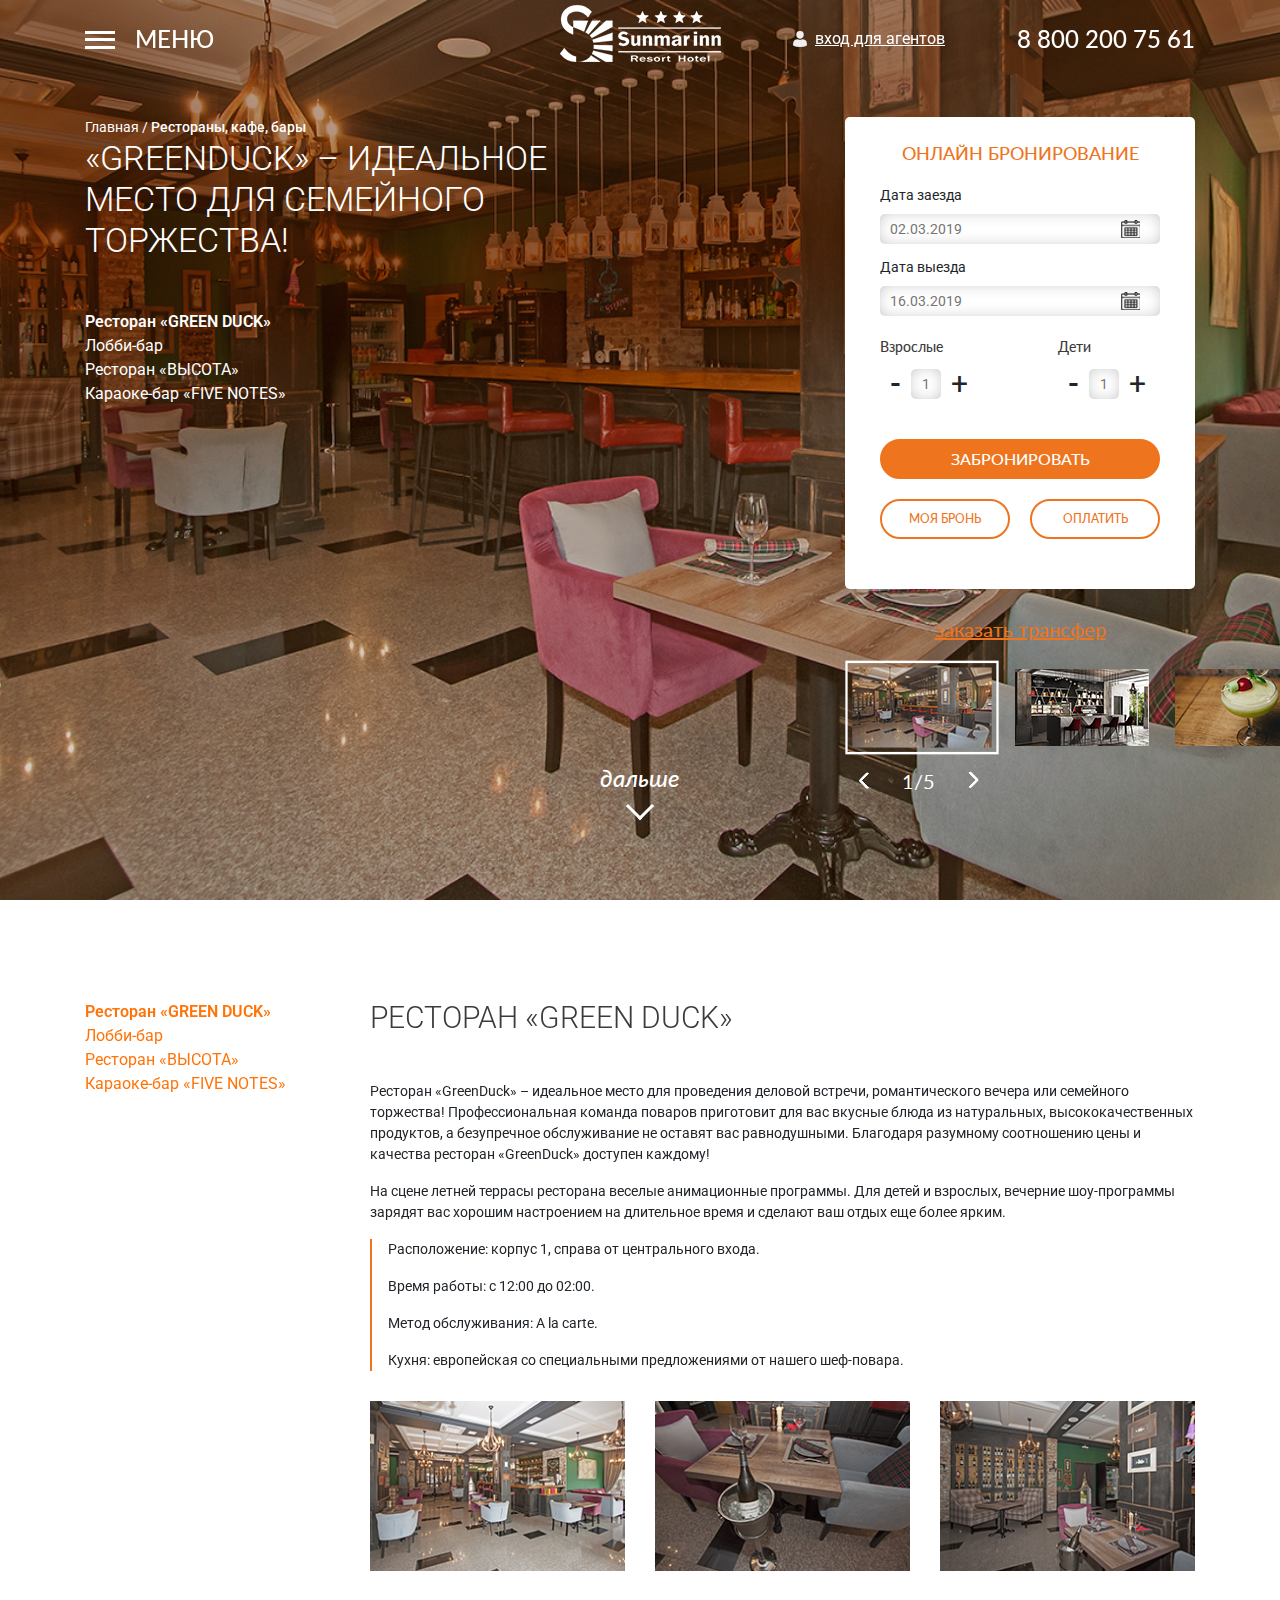
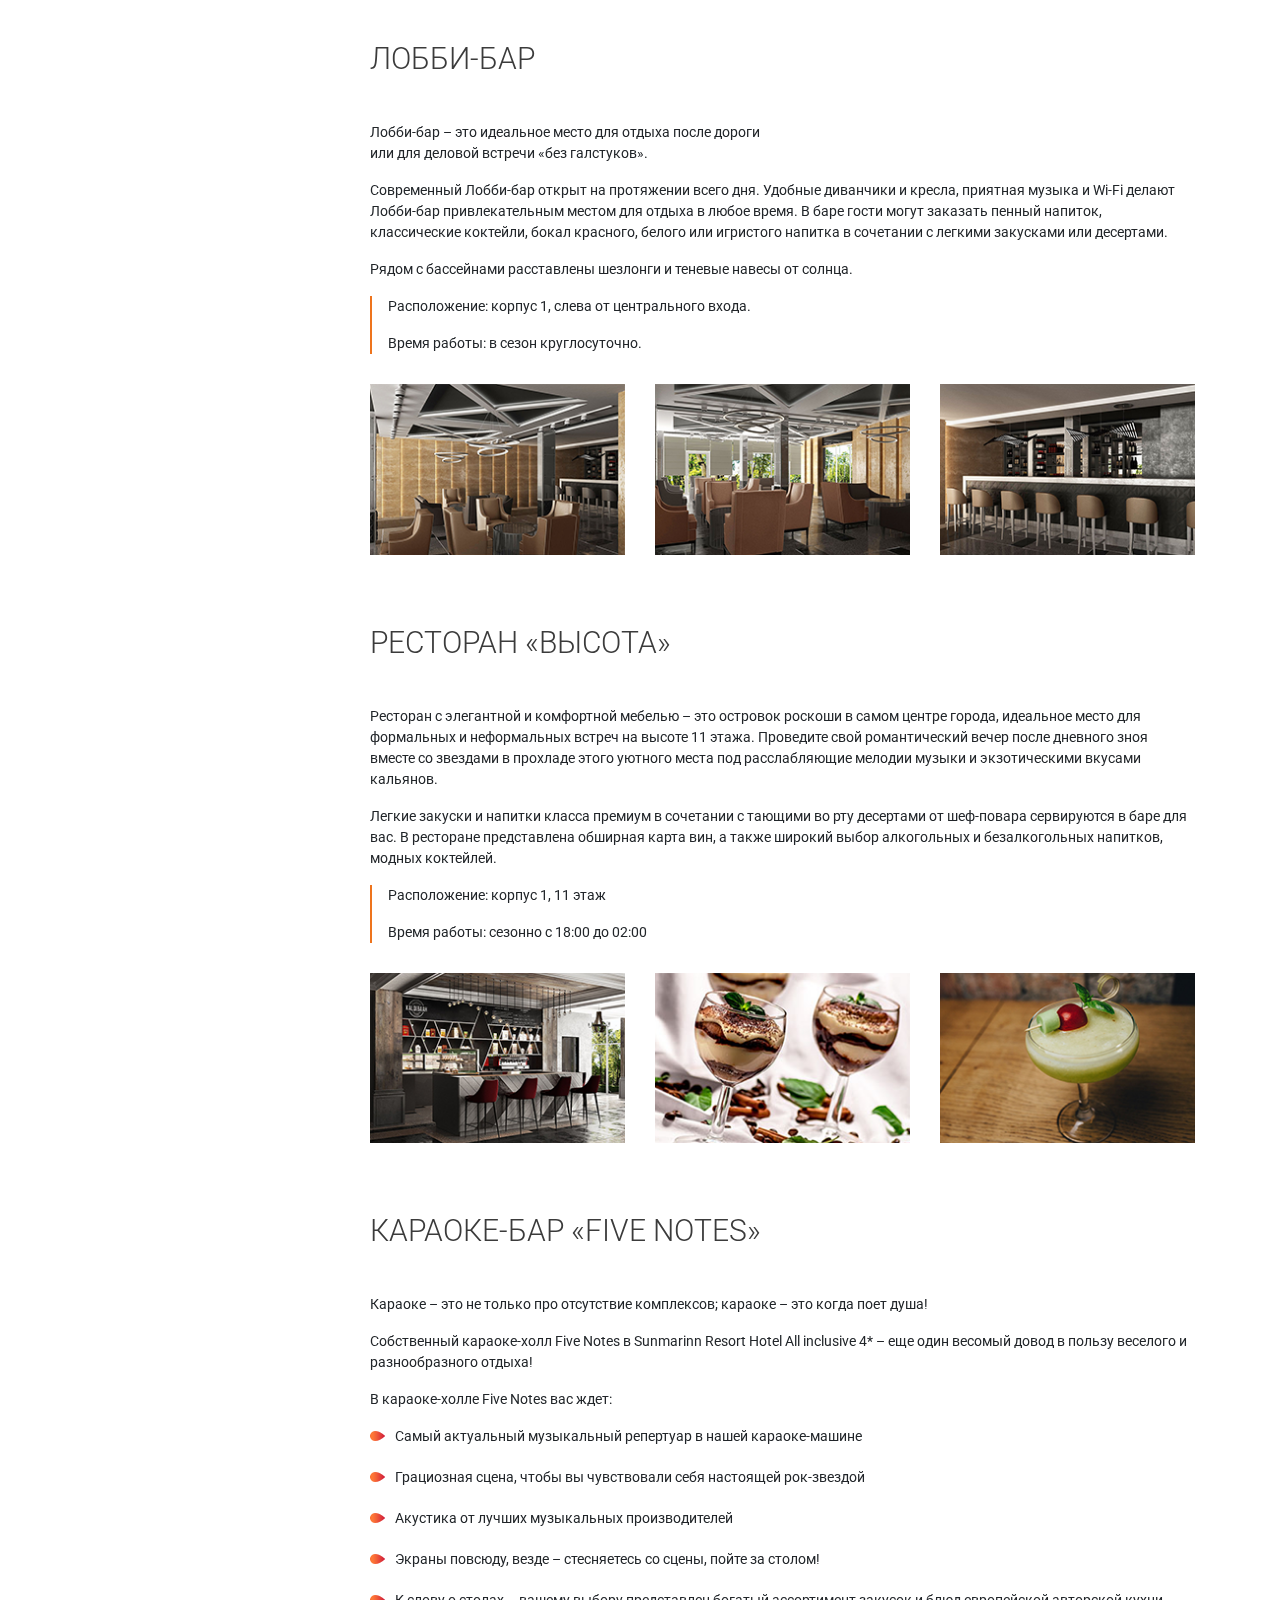
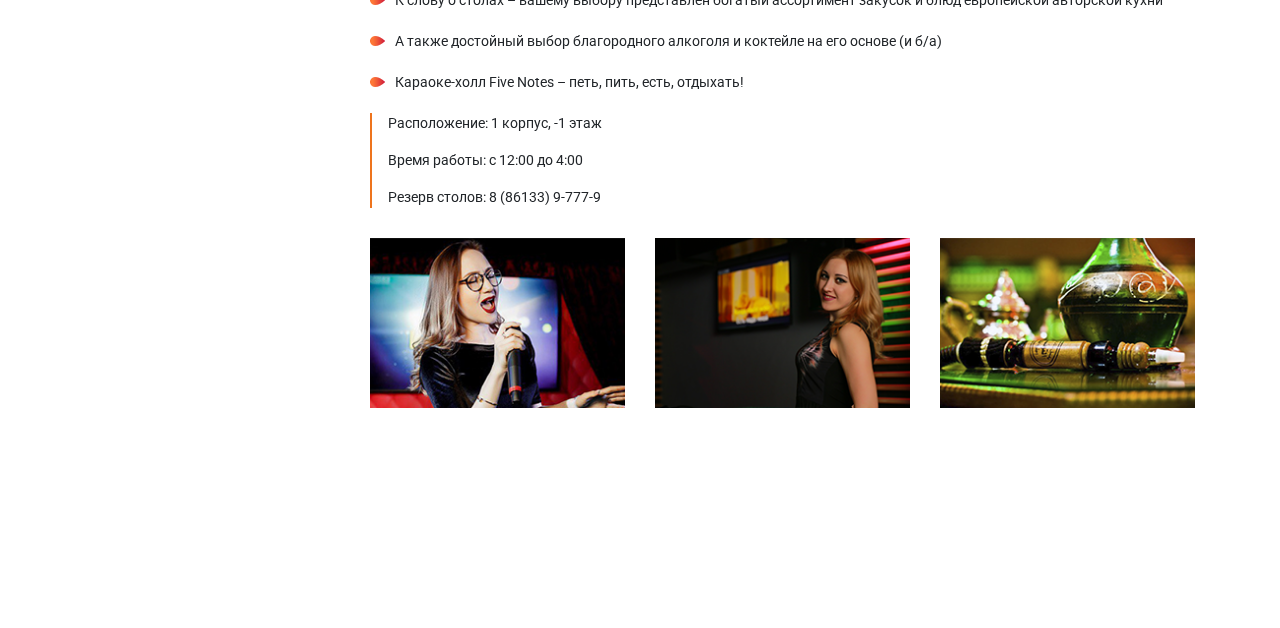
<file: pages/restaurant.html>
<!DOCTYPE html>
<html lang="en">
<head>
    <meta charset="UTF-8">
    <meta name="viewport" content="width=device-width, initial-scale=1.0">
    <meta name="description" content="Sunmarinn, Отлель">
    <title>Sunmarinn: Рестораны, кафе, бары</title>
    <!-- <link rel="shortcut icon" href="../favicon.ico" type="image/x-icon"> -->
    <link rel="stylesheet" href="../css/restaurant.css">
</head>
<body>
    <header class="header">
        <div class="header-container">
            <div class="container">
                <section class="header__top row">
                    <div class="header__btns col-lg-5 col-md-4 col-2">
                        <div class="header__menu_open">
                            <div class="header__menu_btn">
                                <span></span>
                            </div>
                            <div class="header__menu_text">МЕНЮ</div>
                        </div>
                        <div class="header__menu_close">
                            <div class="close-btn">×</div>
                        </div>
                    </div>
                    <div class="header__top_right col-lg-7 col-md-8 col-10">
                        <div class="header__logo">
                            <img class="header-logo-white" src="../assets/header/logo.png" alt="logo">
                            <img class="header-logo-orange" src="../assets/header/logo-orange.png" alt="logo">
                        </div>
                        <div class="header__enter">
                            <img class="enter__img_white" src="../assets/header/user.png" alt="user-icon">
                            <img class="enter__img_orange" src="../assets/header/user-orange.png" alt="user-icon">
                            <span class="enter__text">вход для агентов</span>
                        </div>
                        <div class="header__phone"><a href="tel:88002007561">8 800 200 75 61</a></div>
                    </div>
                </section>
                <section class="header__menu row">
                    <div class="menu__left col-lg-7 col-md-6">
                        <div class="row">
                            <div class="col-lg-4 col-md-12">
                                <ul class="menu__list">
                                    <h3 class="list__title">Об отеле</h3>
                                    <li class="list__item"><a href="#" target="_blanck">Заселение в отель</a></li>
                                    <li class="list__item"><a href="#" target="_blanck">Видеогалерея</a></li>
                                    <li class="list__item"><a href="#" target="_blanck">Онлайн веб-камера</a></li>
                                    <li class="list__item"><a href="#" target="_blanck">Карта отеля</a></li>
                                    <li class="list__item"><a href="#" target="_blanck">Правила проживания</a></li>
                                    <li class="list__item"><a href="#" target="_blanck">Система «Всё включено»</a></li>
                                    <li class="list__item"><a href="#" target="_blanck">Акции, анонсы, скидки</a></li>
                                    <li class="list__item"><a href="#" target="_blanck">Программа анимации</a></li>
                                    <li class="list__item"><a href="#" target="_blanck">Отзывы об отеле</a></li>
                                    <li class="list__item"><a href="#" target="_blanck">Вакансии</a></li>
                                    <li class="list__item"><a href="#" target="_blanck">Контактная информация</a></li>
                                    <li class="list__item"><a href="#" target="_blanck">Пожаловаться-похвалить</a></li>
                                    <li class="list__item"><a href="#" target="_blanck">Документы</a></li>
                                </ul>
                                <ul class="menu__list">
                                    <h3 class="list__title">Услуги</h3>
                                    <li class="list__item"><a href="#" target="_blanck">«Всё включено»</a></li>
                                    <li class="list__item"><a href="#" target="_blanck">Платные услуги</a></li>
                                    <li class="list__item"><a href="#" target="_blanck">Конгресс-центр</a></li>
                                    <li class="list__item"><a href="#" target="_blanck">Услуги трансфера</a></li>
                                </ul>
                            </div>
                            <div class="col-lg-5 col-md-12">
                                <ul class="menu__list">
                                    <h3 class="list__title"><a href="../pages/numbers.html">НОМЕРА И ЦЕНЫ</a></h3>
                                    <li class="list__item"><a href="../pages/number.html" target="_blanck">2-х местный «Стандарт»</a></li>
                                    <li class="list__item"><a href="../pages/number.html" target="_blanck">2-х местный «Стандарт» (2-й корпус)</a></li>
                                    <li class="list__item"><a href="../pages/number.html" target="_blanck">2-х местный «Стандарт» с видом на море</a></li>
                                    <li class="list__item"><a href="../pages/number.html" target="_blanck">3-х местный «Стандарт»</a></li>
                                    <li class="list__item"><a href="../pages/number.html" target="_blanck">4-х местный «Семейный» 1 корпус</a></li>
                                    <li class="list__item"><a href="../pages/number.html" target="_blanck">4-х местный «Семейный» 2 корпус</a></li>
                                    <li class="list__item"><a href="../pages/number.html" target="_blanck">2-х местный «Студия»</a></li>
                                    <li class="list__item"><a href="../pages/number.html" target="_blanck">2-х местный «Люкс»</a></li>
                                </ul>
                                <ul class="menu__list">
                                    <h3 class="list__title">РЕСТОРАН, КАФЕ-БАР</h3>
                                    <li class="list__item"><a href="#" target="_blanck">Система «Всё включено»</a></li>
                                    <li class="list__item"><a href="#" target="_blanck">Ресторан «GreenDuck»</a></li>
                                    <li class="list__item"><a href="#" target="_blanck">Лобби-бар</a></li>
                                    <li class="list__item"><a href="#" target="_blanck">Ресторан «Высота»</a></li>
                                    <li class="list__item"><a href="#" target="_blanck">Караоке бар «Five Notes»</a></li>
                                </ul>
                                <ul class="menu__list">
                                    <h3 class="list__title">ДОСУГ, РАЗВЛЕЧЕНИЯ</h3>
                                    <li class="list__item"><a href="#" target="_blanck">Анимация</a></li>
                                    <li class="list__item"><a href="#" target="_blanck">Экскурсии</a></li>
                                </ul>
                            </div>
                            <div class="col-lg-3 col-md-12">
                                <ul class="menu__list">
                                    <h3 class="list__title">Пляж, Бассейны</h3>
                                    <li class="list__item"><a href="#" target="_blanck">Пляж</a></li>
                                    <li class="list__item"><a href="#" target="_blanck">Бассейн для взрослых</a></li>
                                    <li class="list__item"><a href="#" target="_blanck">Детский бассейн</a></li>
                                </ul>
                                <ul class="menu__list">
                                    <h3 class="list__title">ДЛЯ ДЕТЕЙ</h3>
                                    <li class="list__item"><a href="#" target="_blanck">Анимация</a></li>
                                    <li class="list__item"><a href="#" target="_blanck">Игровая комната</a></li>
                                    <li class="list__item"><a href="#" target="_blanck">Кинозал</a></li>
                                    <li class="list__item"><a href="#" target="_blanck">Детская площадка</a></li>
                                </ul>
                                <ul class="menu__list">
                                    <h3 class="list__title">Фотогалерея</h3>
                                    <li class="list__item"><a href="#" target="_blanck">Номерной фонд</a></li>
                                    <li class="list__item"><a href="#" target="_blanck">Территория отеля</a></li>
                                    <li class="list__item"><a href="#" target="_blanck">Анимация</a></li>
                                    <li class="list__item"><a href="#" target="_blanck">Ресторан, кафе, бар</a></li>
                                    <li class="list__item"><a href="#" target="_blanck">Инфраструктура</a></li>
                                    <li class="list__item"><a href="#" target="_blanck">Конференц-зал</a></li>
                                    <li class="list__item"><a href="#" target="_blanck">Бассейны</a></li>
                                    <li class="list__item"><a href="#" target="_blanck">Пляж</a></li>
                                </ul>
                            </div>
                            <div class="col-md-12 tablet-menu">
                                <ul class="menu__list">
                                    <h3 class="list__title">Забронировать</h3>
                                </ul>
                                <ul class="menu__list"><h3 class="list__title">Моя бронь</h3></ul>
                                <ul class="menu__list"><h3 class="list__title">Оплатить</h3></ul>
                                <ul class="menu__list"><h3 class="list__title">Заказать трансфер</h3></ul>
                            </div>
                        </div>
                    </div>
                    <div class="menu__right col-lg-5 col-md-6">
                        <div class="menu__room">
                            <div class="room__img">
                                <div class="room__icons">
                                    <img src="../assets/header/wifi.png" alt="wifi">
                                    <img src="../assets/header/tv.png" alt="tv">
                                    <img src="../assets/header/safe.png" alt="safe">
                                    <img src="../assets/header/fax.png" alt="fax">
                                    <img src="../assets/header/holod.png" alt="holoh">
                                    <img src="../assets/header/badroom.png" alt="badroom">
                                </div>
                                <div class="room__name">ДВУХМЕСТНЫЙ НОМЕР «СТАНДАРТ»</div>
                            </div>
                            <button type="button" class="room__btn">РАССЧИТАТЬ СТОИМОСТЬ</button>
                        </div>
                        <div class="menu__contacts row">
                            <div class="col-lg-6 col-md-12">
                                <div class="contact__title">Контакты</div>
                                <div class="contact__num">
                                    <a href="tel:88002007561">8 800 200 75 61</a>
                                </div>
                                <div class="contact__mes">
                                    <a href="#">
                                        <svg role="img" xmlns="http://www.w3.org/2000/svg" viewBox="0 0 448 512">
                                            <path fill="black" d="M224 122.8c-72.7 0-131.8 59.1-131.9 131.8 0 24.9 7 49.2 20.2 70.1l3.1 5-13.3 48.6 49.9-13.1 4.8 2.9c20.2 12 43.4 18.4 67.1 18.4h.1c72.6 0 133.3-59.1 133.3-131.8 0-35.2-15.2-68.3-40.1-93.2-25-25-58-38.7-93.2-38.7zm77.5 188.4c-3.3 9.3-19.1 17.7-26.7 18.8-12.6 1.9-22.4.9-47.5-9.9-39.7-17.2-65.7-57.2-67.7-59.8-2-2.6-16.2-21.5-16.2-41s10.2-29.1 13.9-33.1c3.6-4 7.9-5 10.6-5 2.6 0 5.3 0 7.6.1 2.4.1 5.7-.9 8.9 6.8 3.3 7.9 11.2 27.4 12.2 29.4s1.7 4.3.3 6.9c-7.6 15.2-15.7 14.6-11.6 21.6 15.3 26.3 30.6 35.4 53.9 47.1 4 2 6.3 1.7 8.6-1 2.3-2.6 9.9-11.6 12.5-15.5 2.6-4 5.3-3.3 8.9-2 3.6 1.3 23.1 10.9 27.1 12.9s6.6 3 7.6 4.6c.9 1.9.9 9.9-2.4 19.1zM400 32H48C21.5 32 0 53.5 0 80v352c0 26.5 21.5 48 48 48h352c26.5 0 48-21.5 48-48V80c0-26.5-21.5-48-48-48zM223.9 413.2c-26.6 0-52.7-6.7-75.8-19.3L64 416l22.5-82.2c-13.9-24-21.2-51.3-21.2-79.3C65.4 167.1 136.5 96 223.9 96c42.4 0 82.2 16.5 112.2 46.5 29.9 30 47.9 69.8 47.9 112.2 0 87.4-72.7 158.5-160.1 158.5z"</path>
                                        </svg>
                                    </a>
                                    <a href="#">
                                        <svg role="img" xmlns="http://www.w3.org/2000/svg" viewBox="0 0 512 512">
                                            <path fill="black" d="M444 49.9C431.3 38.2 379.9.9 265.3.4c0 0-135.1-8.1-200.9 52.3C27.8 89.3 14.9 143 13.5 209.5c-1.4 66.5-3.1 191.1 117 224.9h.1l-.1 51.6s-.8 20.9 13 25.1c16.6 5.2 26.4-10.7 42.3-27.8 8.7-9.4 20.7-23.2 29.8-33.7 82.2 6.9 145.3-8.9 152.5-11.2 16.6-5.4 110.5-17.4 125.7-142 15.8-128.6-7.6-209.8-49.8-246.5zM457.9 287c-12.9 104-89 110.6-103 115.1-6 1.9-61.5 15.7-131.2 11.2 0 0-52 62.7-68.2 79-5.3 5.3-11.1 4.8-11-5.7 0-6.9.4-85.7.4-85.7-.1 0-.1 0 0 0-101.8-28.2-95.8-134.3-94.7-189.8 1.1-55.5 11.6-101 42.6-131.6 55.7-50.5 170.4-43 170.4-43 96.9.4 143.3 29.6 154.1 39.4 35.7 30.6 53.9 103.8 40.6 211.1zm-139-80.8c.4 8.6-12.5 9.2-12.9.6-1.1-22-11.4-32.7-32.6-33.9-8.6-.5-7.8-13.4.7-12.9 27.9 1.5 43.4 17.5 44.8 46.2zm20.3 11.3c1-42.4-25.5-75.6-75.8-79.3-8.5-.6-7.6-13.5.9-12.9 58 4.2 88.9 44.1 87.8 92.5-.1 8.6-13.1 8.2-12.9-.3zm47 13.4c.1 8.6-12.9 8.7-12.9.1-.6-81.5-54.9-125.9-120.8-126.4-8.5-.1-8.5-12.9 0-12.9 73.7.5 133 51.4 133.7 139.2zM374.9 329v.2c-10.8 19-31 40-51.8 33.3l-.2-.3c-21.1-5.9-70.8-31.5-102.2-56.5-16.2-12.8-31-27.9-42.4-42.4-10.3-12.9-20.7-28.2-30.8-46.6-21.3-38.5-26-55.7-26-55.7-6.7-20.8 14.2-41 33.3-51.8h.2c9.2-4.8 18-3.2 23.9 3.9 0 0 12.4 14.8 17.7 22.1 5 6.8 11.7 17.7 15.2 23.8 6.1 10.9 2.3 22-3.7 26.6l-12 9.6c-6.1 4.9-5.3 14-5.3 14s17.8 67.3 84.3 84.3c0 0 9.1.8 14-5.3l9.6-12c4.6-6 15.7-9.8 26.6-3.7 14.7 8.3 33.4 21.2 45.8 32.9 7 5.7 8.6 14.4 3.8 23.6z"></path>
                                        </svg>
                                    </a>
                                    <a href="#">
                                        <svg role="img" xmlns="http://www.w3.org/2000/svg" viewBox="0 0 448 512">
                                            <path fill="black" d="M446.7 98.6l-67.6 318.8c-5.1 22.5-18.4 28.1-37.3 17.5l-103-75.9-49.7 47.8c-5.5 5.5-10.1 10.1-20.7 10.1l7.4-104.9 190.9-172.5c8.3-7.4-1.8-11.5-12.9-4.1L117.8 284 16.2 252.2c-22.1-6.9-22.5-22.1 4.6-32.7L418.2 66.4c18.4-6.9 34.5 4.1 28.5 32.2z"></path>
                                        </svg>
                                    </a>
                                </div>
                                <div class="contact__email">
                                    <a href="mailto:info@sunmarinn.ru">info@sunmarinn.ru</a></div>
                                <div class="contact__addres">г. Анапа, ул.Красноармейская, 10</div>
                            </div>
                            <div class="col-lg-6 col-md-12">
                                <div class="contact__title">МЫ В СОЦИАЛЬНЫЙ СЕТЯХ:</div>
                                <div class="contact__soc">
                                    <a href="#">
                                        <svg role="img" xmlns="http://www.w3.org/2000/svg" viewBox="0 0 576 512">
                                            <path fill="black" d="M545 117.7c3.7-12.5 0-21.7-17.8-21.7h-58.9c-15 0-21.9 7.9-25.6 16.7 0 0-30 73.1-72.4 120.5-13.7 13.7-20 18.1-27.5 18.1-3.7 0-9.4-4.4-9.4-16.9V117.7c0-15-4.2-21.7-16.6-21.7h-92.6c-9.4 0-15 7-15 13.5 0 14.2 21.2 17.5 23.4 57.5v86.8c0 19-3.4 22.5-10.9 22.5-20 0-68.6-73.4-97.4-157.4-5.8-16.3-11.5-22.9-26.6-22.9H38.8c-16.8 0-20.2 7.9-20.2 16.7 0 15.6 20 93.1 93.1 195.5C160.4 378.1 229 416 291.4 416c37.5 0 42.1-8.4 42.1-22.9 0-66.8-3.4-73.1 15.4-73.1 8.7 0 23.7 4.4 58.7 38.1 40 40 46.6 57.9 69 57.9h58.9c16.8 0 25.3-8.4 20.4-25-11.2-34.9-86.9-106.7-90.3-111.5-8.7-11.2-6.2-16.2 0-26.2.1-.1 72-101.3 79.4-135.6z"></path>
                                        </svg>
                                    </a>
                                    <a href="#">
                                        <svg role="img" height="22" xmlns="http://www.w3.org/2000/svg" viewBox="0 0 320 512">
                                            <path fill="black" d="M275.1 334c-27.4 17.4-65.1 24.3-90 26.9l20.9 20.6 76.3 76.3c27.9 28.6-17.5 73.3-45.7 45.7-19.1-19.4-47.1-47.4-76.3-76.6L84 503.4c-28.2 27.5-73.6-17.6-45.4-45.7 19.4-19.4 47.1-47.4 76.3-76.3l20.6-20.6c-24.6-2.6-62.9-9.1-90.6-26.9-32.6-21-46.9-33.3-34.3-59 7.4-14.6 27.7-26.9 54.6-5.7 0 0 36.3 28.9 94.9 28.9s94.9-28.9 94.9-28.9c26.9-21.1 47.1-8.9 54.6 5.7 12.4 25.7-1.9 38-34.5 59.1zM30.3 129.7C30.3 58 88.6 0 160 0s129.7 58 129.7 129.7c0 71.4-58.3 129.4-129.7 129.4s-129.7-58-129.7-129.4zm66 0c0 35.1 28.6 63.7 63.7 63.7s63.7-28.6 63.7-63.7c0-35.4-28.6-64-63.7-64s-63.7 28.6-63.7 64z"></path>
                                        </svg>
                                    </a>
                                    <a href="#">
                                        <svg role="img" xmlns="http://www.w3.org/2000/svg" viewBox="0 0 512 512">
                                            <path fill="black" d="M459.37 151.716c.325 4.548.325 9.097.325 13.645 0 138.72-105.583 298.558-298.558 298.558-59.452 0-114.68-17.219-161.137-47.106 8.447.974 16.568 1.299 25.34 1.299 49.055 0 94.213-16.568 130.274-44.832-46.132-.975-84.792-31.188-98.112-72.772 6.498.974 12.995 1.624 19.818 1.624 9.421 0 18.843-1.3 27.614-3.573-48.081-9.747-84.143-51.98-84.143-102.985v-1.299c13.969 7.797 30.214 12.67 47.431 13.319-28.264-18.843-46.781-51.005-46.781-87.391 0-19.492 5.197-37.36 14.294-52.954 51.655 63.675 129.3 105.258 216.365 109.807-1.624-7.797-2.599-15.918-2.599-24.04 0-57.828 46.782-104.934 104.934-104.934 30.213 0 57.502 12.67 76.67 33.137 23.715-4.548 46.456-13.32 66.599-25.34-7.798 24.366-24.366 44.833-46.132 57.827 21.117-2.273 41.584-8.122 60.426-16.243-14.292 20.791-32.161 39.308-52.628 54.253z"></path>
                                        </svg>
                                    </a>
                                    <a href="#">
                                        <svg role="img" xmlns="http://www.w3.org/2000/svg" viewBox="0 0 448 512">
                                            <path fill="black" d="M224.1 141c-63.6 0-114.9 51.3-114.9 114.9s51.3 114.9 114.9 114.9S339 319.5 339 255.9 287.7 141 224.1 141zm0 189.6c-41.1 0-74.7-33.5-74.7-74.7s33.5-74.7 74.7-74.7 74.7 33.5 74.7 74.7-33.6 74.7-74.7 74.7zm146.4-194.3c0 14.9-12 26.8-26.8 26.8-14.9 0-26.8-12-26.8-26.8s12-26.8 26.8-26.8 26.8 12 26.8 26.8zm76.1 27.2c-1.7-35.9-9.9-67.7-36.2-93.9-26.2-26.2-58-34.4-93.9-36.2-37-2.1-147.9-2.1-184.9 0-35.8 1.7-67.6 9.9-93.9 36.1s-34.4 58-36.2 93.9c-2.1 37-2.1 147.9 0 184.9 1.7 35.9 9.9 67.7 36.2 93.9s58 34.4 93.9 36.2c37 2.1 147.9 2.1 184.9 0 35.9-1.7 67.7-9.9 93.9-36.2 26.2-26.2 34.4-58 36.2-93.9 2.1-37 2.1-147.8 0-184.8zM398.8 388c-7.8 19.6-22.9 34.7-42.6 42.6-29.5 11.7-99.5 9-132.1 9s-102.7 2.6-132.1-9c-19.6-7.8-34.7-22.9-42.6-42.6-11.7-29.5-9-99.5-9-132.1s-2.6-102.7 9-132.1c7.8-19.6 22.9-34.7 42.6-42.6 29.5-11.7 99.5-9 132.1-9s102.7-2.6 132.1 9c19.6 7.8 34.7 22.9 42.6 42.6 11.7 29.5 9 99.5 9 132.1s2.7 102.7-9 132.1z"></path>
                                        </svg>
                                    </a>
                                    <a href="#">
                                        <svg role="img" xmlns="http://www.w3.org/2000/svg" viewBox="0 0 448 512">
                                            <path fill="black" d="M400 32H48A48 48 0 0 0 0 80v352a48 48 0 0 0 48 48h137.25V327.69h-63V256h63v-54.64c0-62.15 37-96.48 93.67-96.48 27.14 0 55.52 4.84 55.52 4.84v61h-31.27c-30.81 0-40.42 19.12-40.42 38.73V256h68.78l-11 71.69h-57.78V480H400a48 48 0 0 0 48-48V80a48 48 0 0 0-48-48z"></path>
                                        </svg>
                                    </a>
                                    <a href="#">
                                        <svg role="img" xmlns="http://www.w3.org/2000/svg" viewBox="0 0 576 512">
                                            <path fill="black" d="M549.655 124.083c-6.281-23.65-24.787-42.276-48.284-48.597C458.781 64 288 64 288 64S117.22 64 74.629 75.486c-23.497 6.322-42.003 24.947-48.284 48.597-11.412 42.867-11.412 132.305-11.412 132.305s0 89.438 11.412 132.305c6.281 23.65 24.787 41.5 48.284 47.821C117.22 448 288 448 288 448s170.78 0 213.371-11.486c23.497-6.321 42.003-24.171 48.284-47.821 11.412-42.867 11.412-132.305 11.412-132.305s0-89.438-11.412-132.305zm-317.51 213.508V175.185l142.739 81.205-142.739 81.201z"></path>
                                        </svg>
                                    </a>
                                </div>
                            </div>
                        </div>
                    </div>
                </section>
            </div>
            <div class="menu__table-enter">
                <div class="container">
                    <div class="header__enter">
                        <img class="enter__img_white" src="../assets/header/user.png" alt="user-icon">
                        <img class="enter__img_orange" src="../assets/header/user-orange.png" alt="user-icon">
                        <span class="enter__text">вход для агентов</span>
                    </div>
                </div>
            </div>
        </div>
        <section class="banner">
            <div class="container">
                <div class="row banner__top">
                    <div class="banner__left col-lg-6 col-md-6 col-12">
                        <section class="breadcrumbs">
                            <a href="../index.html" class="breadcrumbs__main-page">Главная </a>/
                            <a href="javascript:void(0)" class="breadcrumbs__inner-page active"> Рестораны, кафе, бары</a>
                        </section>
                        <h1>«GreenDuck» – идеальное место для семейного торжества!</h1>
                        <ul class="sidebar-list">
                            <li class="sidebar-list__item active" data-id="green">Ресторан «GREEN DUCK»</li>
                            <li class="sidebar-list__item" data-id="bar">Лобби-бар</li>
                            <li class="sidebar-list__item" data-id="hight">Ресторан «ВЫСОТА»</li>
                            <li class="sidebar-list__item" data-id="karaoke">Караоке-бар «FIVE NOTES»</li>
                        </ul>
                    </div>
                    <div class="banner__right col-lg-6 col-md-6">
                        <form class="banner__form" action="">
                            <h3>ОНЛАЙН БРОНИРОВАНИЕ</h3>
                            <label for="in">Дата заезда</label>
                            <div class="input-datetime">
                                <input type="datetime" placeholder="02.03.2019" name="in" id="in">
                            </div>
                            <label for="out">Дата выезда</label>
                            <div class="input-datetime">
                                <input type="datetime" placeholder="16.03.2019" name="out" id="out">
                            </div>
                            <div class="form__people">
                                <div class="adults">
                                    <span>Взрослые</span>
                                    <div class="counter">
                                        <div class="minus">-</div>
                                        <input type="text" placeholder="1" name="1" id="adults">
                                        <div class="plus">+</div>
                                    </div>
                                </div>
                                <div class="childs">
                                    <span>Дети</span>
                                    <div class="counter">
                                        <div class="minus">-</div>
                                        <input type="text" placeholder="1" name="1" id="childs">
                                        <div class="plus">+</div>
                                    </div>
                                </div>
                            </div>
                            <div class="form__btns">
                                <button type="submit">ЗАБРОНИРОВАТЬ</button>
                                <div class="dop-btns">
                                    <button type="button">МОЯ БРОНЬ</button>
                                    <button type="button">ОПЛАТИТЬ</button>
                                </div>
                            </div>
                        </form>
                        <a href="#" class="book-transfer">заказать трансфер</a>
                        <div class="banner__slider">
                            <div class="slider__body">
                                <div data-num="1" data-img="../assets/banner-slider/banner-bg-restaurant-1.png" class="slider__item active">
                                    <img src="../assets/banner-slider/slider-restaurant-min-1.png" alt="1">
                                </div>
                                <div data-num="2" data-img="../assets/banner-slider/slider-restaurant-min-2.png" class="slider__item">
                                    <img src="../assets/banner-slider/slider-restaurant-min-2.png" alt="2">
                                </div>
                                <div data-num="3" data-img="../assets/banner-slider/slider-restaurant-min-3.png" class="slider__item">
                                    <img src="../assets/banner-slider/slider-restaurant-min-3.png" alt="3">
                                </div>
                                <div data-num="4" data-img="../assets/banner-slider/slider-restaurant-min-4.png" class="slider__item">
                                    <img src="../assets/banner-slider/slider-restaurant-min-4.png" alt="4">
                                </div>
                                <div data-num="5" data-img="../assets/banner-slider/slider-restaurant-min-5.png" class="slider__item">
                                    <img src="../assets/banner-slider/slider-restaurant-min-5.png" alt="5">
                                </div>
                            </div>
                            <div class="slider__controls">
                                <div class="controls__item left"></div>
                                <div class="controls__info">
                                    <span class="current">1</span>/<span class="total">5</span>
                                </div>
                                <div class="controls__item right"></div>
                            </div>
                        </div>
                    </div>
                </div>
                <div class="banner__further">
                    <span>дальше</span>
                    <span>вниз</span>
                    <div class="further__arrow"></div>
                </div>
            </div>
            <div class="controls__item left"></div>
            <div class="controls__item right"></div>
        </section>
    </header>
    <main class="main">
        <div class="container">
            <section class="mobile-form">
                <form class="banner__form" action="">
                    <h3>ОНЛАЙН БРОНИРОВАНИЕ</h3>
                    <label for="in">Дата заезда</label>
                    <div class="input-datetime">
                        <input type="datetime" placeholder="02.03.2019" name="in" id="in">
                    </div>
                    <label for="out">Дата выезда</label>
                    <div class="input-datetime">
                        <input type="datetime" placeholder="16.03.2019" name="out" id="out">
                    </div>
                    <div class="form__people">
                        <div class="adults">
                            <span>Взрослые</span>
                            <div class="counter">
                                <div class="minus">-</div>
                                <input type="text" placeholder="1" name="1" id="adults">
                                <div class="plus">+</div>
                            </div>
                        </div>
                        <div class="childs">
                            <span>Дети</span>
                            <div class="counter">
                                <div class="minus">-</div>
                                <input type="text" placeholder="1" name="1" id="childs">
                                <div class="plus">+</div>
                            </div>
                        </div>
                    </div>
                    <div class="form__btns">
                        <button type="submit">ЗАБРОНИРОВАТЬ</button>
                        <div class="dop-btns">
                            <button type="button">МОЯ БРОНЬ</button>
                            <button type="button">ОПЛАТИТЬ</button>
                            <button type="button">ЗАКАЗАТЬ ТРАНСФЕР</button>
                        </div>
                    </div>
                </form>
            </section>
            <section class="section">
                <div class="row">
                    <div class="col-lg-3">
                        <ul class="sidebar-list">
                            <li class="sidebar-list__item active" data-id="green">Ресторан «GREEN DUCK»</li>
                            <li class="sidebar-list__item" data-id="bar">Лобби-бар</li>
                            <li class="sidebar-list__item" data-id="hight">Ресторан «ВЫСОТА»</li>
                            <li class="sidebar-list__item" data-id="karaoke">Караоке-бар «FIVE NOTES»</li>
                        </ul>
                    </div>
                    <div class="col-lg-9">
                        <section id="green" class="right-section active">
                            <h1 class="sections__title">Ресторан «green duck»</h1>
                            <div class="green">
                                <p>
                                    Ресторан «GreenDuck» – идеальное место для проведения деловой встречи, романтического вечера или семейного торжества! Профессиональная команда поваров приготовит для вас вкусные блюда из натуральных, высококачественных продуктов, а безупречное обслуживание не оставят вас равнодушными. Благодаря разумному соотношению цены и качества ресторан «GreenDuck» доступен каждому!
                                </p>
                                <p>
                                    На сцене летней террасы ресторана веселые анимационные программы. Для детей и взрослых, вечерние шоу-программы зарядят вас хорошим настроением на длительное время и сделают ваш отдых еще более ярким.
                                </p>
                                <div class="highlight-block">
                                    <p>Расположение: корпус 1, справа от центрального входа.</p>
                                    <p>Время работы: с 12:00 до 02:00.</p>
                                    <p>Метод обслуживания: А la carte.</p>
                                    <p>Кухня: европейская со специальными предложениями от нашего шеф-повара.</p>
                                </div>
                                <div class="photos row">
                                    <img src="../assets/restaurant/green-1.png" alt="1" class="photo col-lg-4 col-md-6">
                                    <img src="../assets/restaurant/green-2.png" alt="2" class="photo col-lg-4 col-md-6">
                                    <img src="../assets/restaurant/green-3.png" alt="3" class="photo col-lg-4 col-md-6">
                                </div>
                            </div>
                        </section>
                        <section id="bar" class="right-section">
                            <h1 class="sections__title">Лобби-бар</h1>
                            <div class="bar">
                                <p>
                                    Лобби-бар – это идеальное место для отдыха после дороги <br>или для деловой встречи «без галстуков».
                                </p>
                                <p>
                                    Современный Лобби-бар открыт на протяжении всего дня. Удобные диванчики и кресла, приятная музыка и Wi-Fi делают Лобби-бар привлекательным местом для отдыха в любое время. В баре гости могут заказать пенный напиток, классические коктейли, бокал красного, белого или игристого напитка в сочетании с легкими закусками или десертами.                       
                                </p>
                                <p>
                                    Рядом с бассейнами расставлены шезлонги и теневые навесы от солнца.   
                                </p>
                                <div class="highlight-block">
                                    <p>Расположение: корпус 1, слева от центрального входа.</p>
                                    <p>Время работы: в сезон круглосуточно.</p>
                                </div>
                                <div class="photos row">
                                    <img src="../assets/restaurant/bar-1.png" alt="1" class="photo col-lg-4 col-md-6">
                                    <img src="../assets/restaurant/bar-2.png" alt="2" class="photo col-lg-4 col-md-6">
                                    <img src="../assets/restaurant/bar-3.png" alt="3" class="photo col-lg-4 col-md-6">
                                </div>
                            </div>
                        </section>
                        <section id="hight" class="right-section">
                            <h1 class="sections__title">ресторан «высота»</h1>
                            <div class="hight">
                                <p>Ресторан с элегантной и комфортной мебелью – это островок роскоши в самом центре города, идеальное место для формальных и неформальных встреч на высоте 11 этажа. Проведите свой романтический вечер после дневного зноя вместе со звездами в прохладе этого уютного места под расслабляющие мелодии музыки и экзотическими вкусами кальянов.</p>
                                <p>Легкие закуски и напитки класса премиум в сочетании с тающими во рту десертами от шеф-повара сервируются в баре для вас. В ресторане представлена обширная карта вин, а также широкий выбор алкогольных и безалкогольных напитков, модных коктейлей.</p>                                 
                                <div class="highlight-block">
                                    <p>Расположение: корпус 1, 11 этаж</p>
                                    <p>Время работы: сезонно с 18:00 до 02:00</p>
                                </div>
                                <div class="photos row">
                                    <img src="../assets/restaurant/hight-1.png" alt="1" class="photo col-lg-4 col-md-6">
                                    <img src="../assets/restaurant/hight-2.png" alt="2" class="photo col-lg-4 col-md-6">
                                    <img src="../assets/restaurant/hight-3.png" alt="3" class="photo col-lg-4 col-md-6">
                                </div>
                            </div>
                        </section>
                        <section id="karaoke" class="right-section">
                            <h1 class="sections__title">караоке-бар «five notes»</h1>
                            <div class="karaoke">
                                <p>
                                    Караоке – это не только про отсутствие комплексов; караоке – это когда поет душа!
                                </p>
                                <p>
                                    Собственный караоке-холл Five Notes в Sunmarinn Resort Hotel All inclusive 4* – еще один весомый довод в пользу веселого и разнообразного отдыха!
                                </p>
                                <p>
                                    В караоке-холле Five Notes вас ждет:   
                                </p>
                                <ul class="number-list">
                                    <li class="number-list__item">Самый актуальный музыкальный репертуар в нашей караоке-машине</li>
                                    <li class="number-list__item">Грациозная сцена, чтобы вы чувствовали себя настоящей рок-звездой</li>
                                    <li class="number-list__item">Акустика от лучших музыкальных производителей</li>
                                    <li class="number-list__item">Экраны повсюду, везде – стесняетесь со сцены, пойте за столом!</li>
                                    <li class="number-list__item">К слову о столах – вашему выбору представлен богатый ассортимент закусок и блюд европейской авторской кухни</li>
                                    <li class="number-list__item">А также достойный выбор благородного алкоголя и коктейле на его основе (и б/а)</li>
                                    <li class="number-list__item">Караоке-холл Five Notes – петь, пить, есть, отдыхать!</li>
                                </ul>
                                <div class="highlight-block">
                                    <p>Расположение: 1 корпус, -1 этаж</p>
                                    <p>Время работы: с 12:00 до 4:00</p>
                                    <p>Резерв столов: 8 (86133) 9-777-9</p>
                                </div>
                                <div class="photos row">
                                    <img src="../assets/restaurant/karaoke-1.png" alt="1" class="photo col-lg-4 col-md-6">
                                    <img src="../assets/restaurant/karaoke-2.png" alt="2" class="photo col-lg-4 col-md-6">
                                    <img src="../assets/restaurant/karaoke-3.png" alt="3" class="photo col-lg-4 col-md-6">
                                </div>
                            </div>
                        </section>
                    </div>
                </div>
            </section>
        </div>
    </main>
    <script src="../js/jquery.js"></script>
    <script src="../js/jquery-ui.js"></script>
    <script src="../js/script.js"></script>
</body>
</html>
</file>
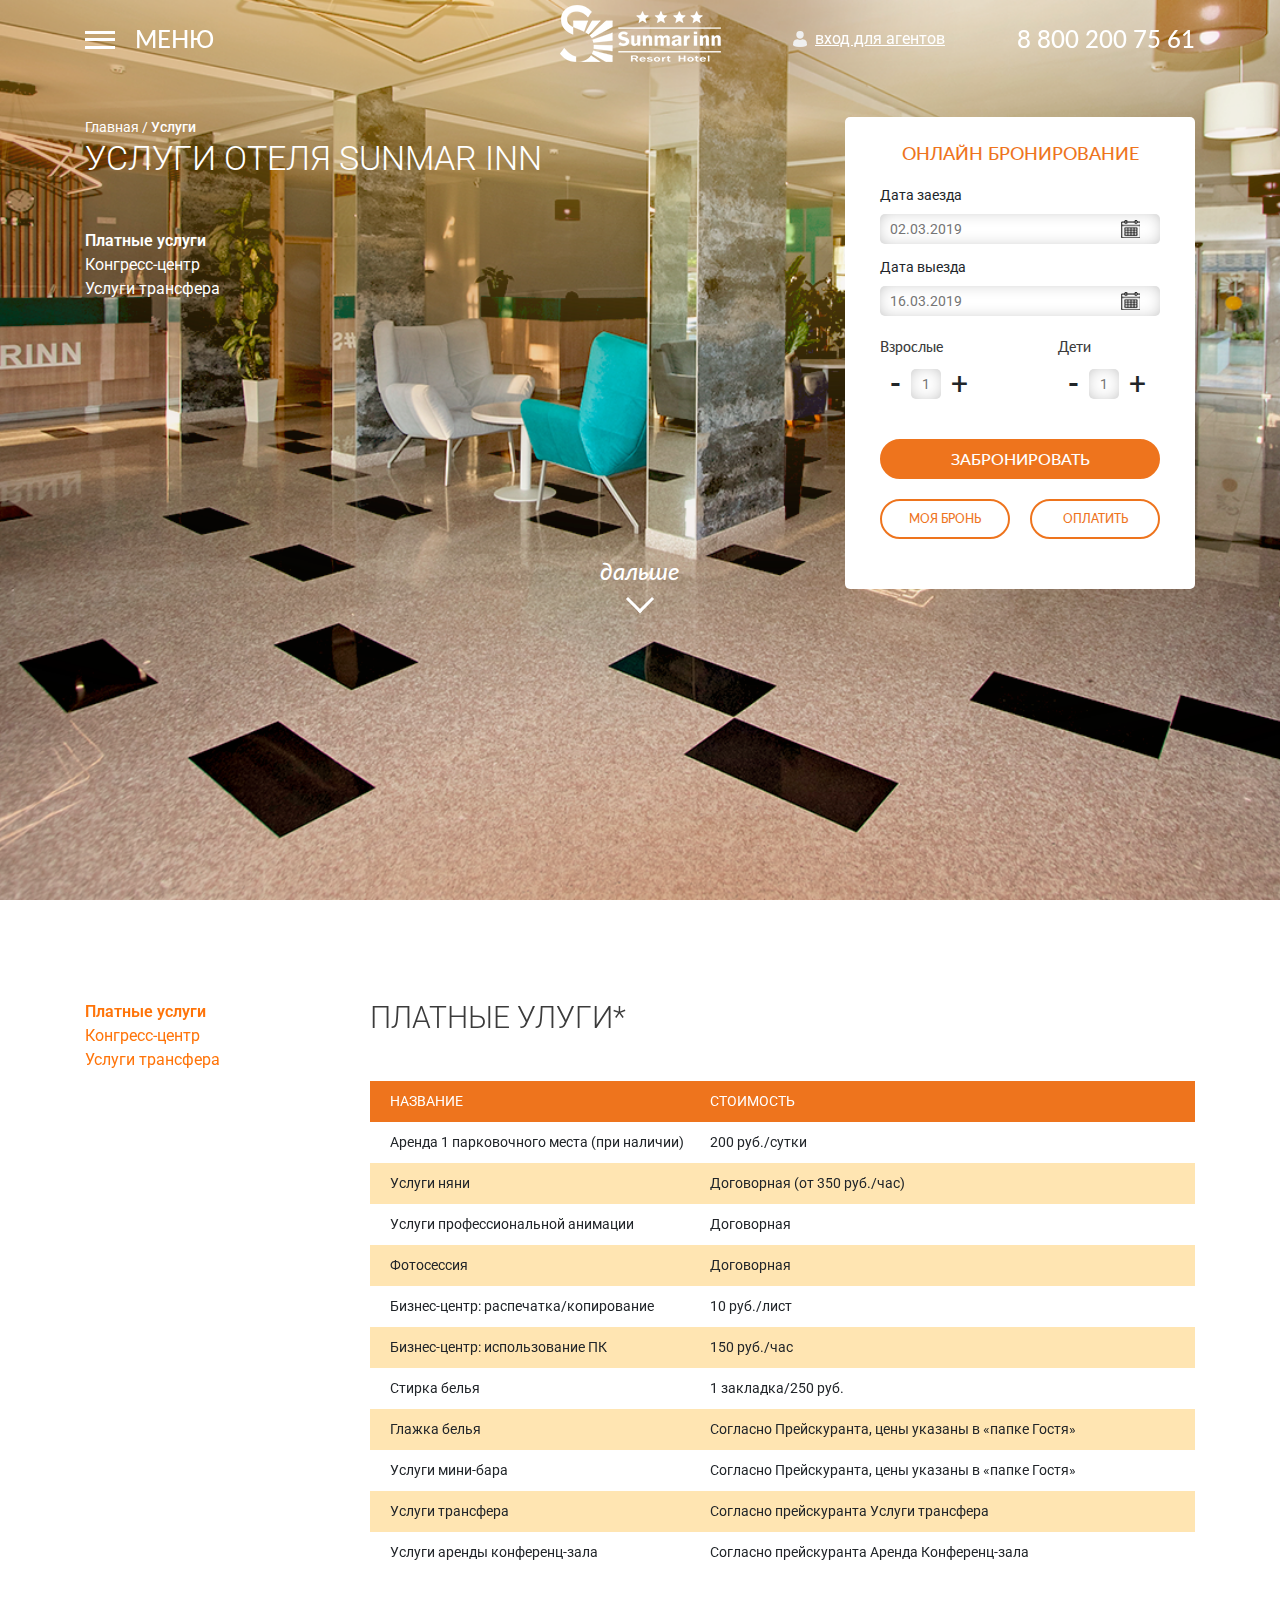
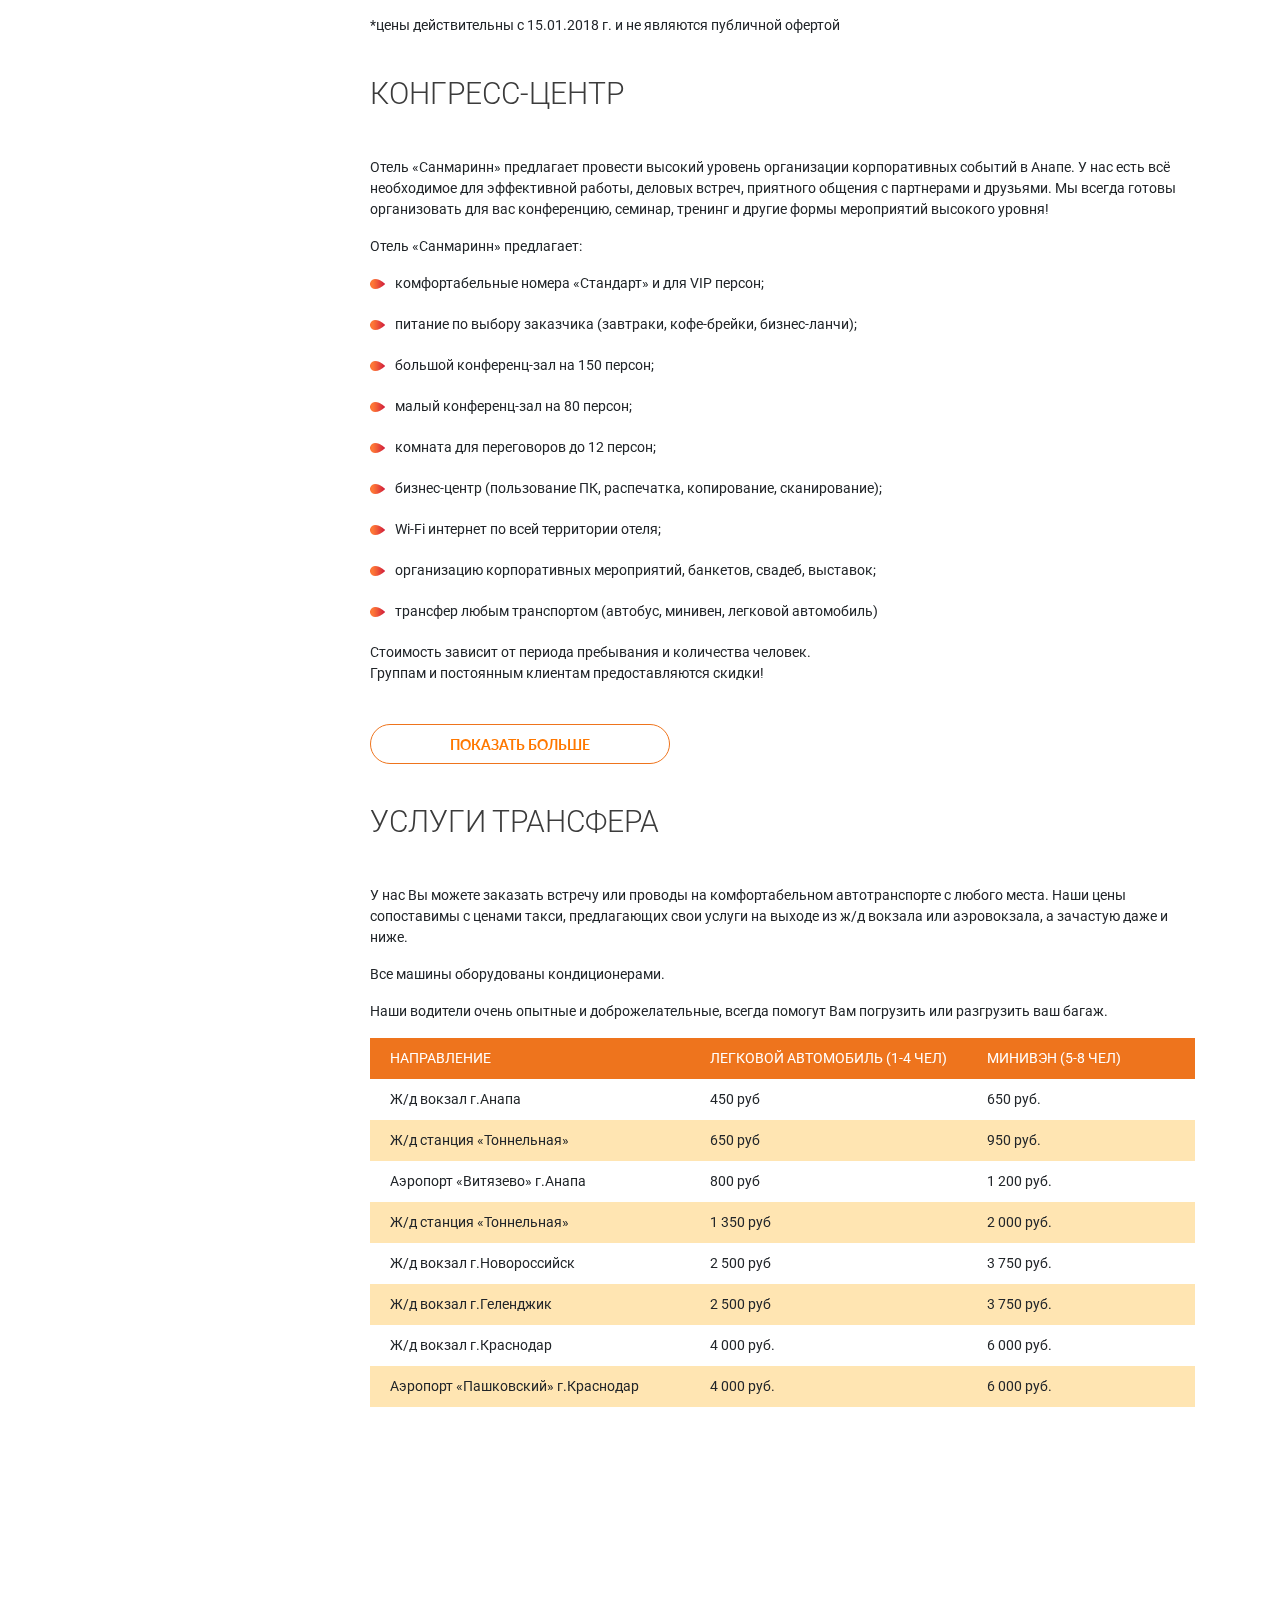
<file: pages/services.html>
<!DOCTYPE html>
<html lang="en">
<head>
    <meta charset="UTF-8">
    <meta name="viewport" content="width=device-width, initial-scale=1.0">
    <meta name="description" content="Sunmarinn, Отлель">
    <title>Sunmarinn: Услуги</title>
    <!-- <link rel="shortcut icon" href="../favicon.ico" type="image/x-icon"> -->
    <link rel="stylesheet" href="../css/services.css">
</head>
<body>
    <header class="header">
        <div class="header-container">
            <div class="container">
                <section class="header__top row">
                    <div class="header__btns col-lg-5 col-md-4 col-2">
                        <div class="header__menu_open">
                            <div class="header__menu_btn">
                                <span></span>
                            </div>
                            <div class="header__menu_text">МЕНЮ</div>
                        </div>
                        <div class="header__menu_close">
                            <div class="close-btn">×</div>
                        </div>
                    </div>
                    <div class="header__top_right col-lg-7 col-md-8 col-10">
                        <div class="header__logo">
                            <img class="header-logo-white" src="../assets/header/logo.png" alt="logo">
                            <img class="header-logo-orange" src="../assets/header/logo-orange.png" alt="logo">
                        </div>
                        <div class="header__enter">
                            <img class="enter__img_white" src="../assets/header/user.png" alt="user-icon">
                            <img class="enter__img_orange" src="../assets/header/user-orange.png" alt="user-icon">
                            <span class="enter__text">вход для агентов</span>
                        </div>
                        <div class="header__phone"><a href="tel:88002007561">8 800 200 75 61</a></div>
                    </div>
                </section>
                <section class="header__menu row">
                    <div class="menu__left col-lg-7 col-md-6">
                        <div class="row">
                            <div class="col-lg-4 col-md-12">
                                <ul class="menu__list">
                                    <h3 class="list__title">Об отеле</h3>
                                    <li class="list__item"><a href="#" target="_blanck">Заселение в отель</a></li>
                                    <li class="list__item"><a href="#" target="_blanck">Видеогалерея</a></li>
                                    <li class="list__item"><a href="#" target="_blanck">Онлайн веб-камера</a></li>
                                    <li class="list__item"><a href="#" target="_blanck">Карта отеля</a></li>
                                    <li class="list__item"><a href="#" target="_blanck">Правила проживания</a></li>
                                    <li class="list__item"><a href="#" target="_blanck">Система «Всё включено»</a></li>
                                    <li class="list__item"><a href="#" target="_blanck">Акции, анонсы, скидки</a></li>
                                    <li class="list__item"><a href="#" target="_blanck">Программа анимации</a></li>
                                    <li class="list__item"><a href="#" target="_blanck">Отзывы об отеле</a></li>
                                    <li class="list__item"><a href="#" target="_blanck">Вакансии</a></li>
                                    <li class="list__item"><a href="#" target="_blanck">Контактная информация</a></li>
                                    <li class="list__item"><a href="#" target="_blanck">Пожаловаться-похвалить</a></li>
                                    <li class="list__item"><a href="#" target="_blanck">Документы</a></li>
                                </ul>
                                <ul class="menu__list">
                                    <h3 class="list__title">Услуги</h3>
                                    <li class="list__item"><a href="#" target="_blanck">«Всё включено»</a></li>
                                    <li class="list__item"><a href="#" target="_blanck">Платные услуги</a></li>
                                    <li class="list__item"><a href="#" target="_blanck">Конгресс-центр</a></li>
                                    <li class="list__item"><a href="#" target="_blanck">Услуги трансфера</a></li>
                                </ul>
                            </div>
                            <div class="col-lg-5 col-md-12">
                                <ul class="menu__list">
                                    <h3 class="list__title"><a href="../pages/numbers.html">НОМЕРА И ЦЕНЫ</a></h3>
                                    <li class="list__item"><a href="../pages/number.html" target="_blanck">2-х местный «Стандарт»</a></li>
                                    <li class="list__item"><a href="../pages/number.html" target="_blanck">2-х местный «Стандарт» (2-й корпус)</a></li>
                                    <li class="list__item"><a href="../pages/number.html" target="_blanck">2-х местный «Стандарт» с видом на море</a></li>
                                    <li class="list__item"><a href="../pages/number.html" target="_blanck">3-х местный «Стандарт»</a></li>
                                    <li class="list__item"><a href="../pages/number.html" target="_blanck">4-х местный «Семейный» 1 корпус</a></li>
                                    <li class="list__item"><a href="../pages/number.html" target="_blanck">4-х местный «Семейный» 2 корпус</a></li>
                                    <li class="list__item"><a href="../pages/number.html" target="_blanck">2-х местный «Студия»</a></li>
                                    <li class="list__item"><a href="../pages/number.html" target="_blanck">2-х местный «Люкс»</a></li>
                                </ul>
                                <ul class="menu__list">
                                    <h3 class="list__title">РЕСТОРАН, КАФЕ-БАР</h3>
                                    <li class="list__item"><a href="#" target="_blanck">Система «Всё включено»</a></li>
                                    <li class="list__item"><a href="#" target="_blanck">Ресторан «GreenDuck»</a></li>
                                    <li class="list__item"><a href="#" target="_blanck">Лобби-бар</a></li>
                                    <li class="list__item"><a href="#" target="_blanck">Ресторан «Высота»</a></li>
                                    <li class="list__item"><a href="#" target="_blanck">Караоке бар «Five Notes»</a></li>
                                </ul>
                                <ul class="menu__list">
                                    <h3 class="list__title">ДОСУГ, РАЗВЛЕЧЕНИЯ</h3>
                                    <li class="list__item"><a href="#" target="_blanck">Анимация</a></li>
                                    <li class="list__item"><a href="#" target="_blanck">Экскурсии</a></li>
                                </ul>
                            </div>
                            <div class="col-lg-3 col-md-12">
                                <ul class="menu__list">
                                    <h3 class="list__title">Пляж, Бассейны</h3>
                                    <li class="list__item"><a href="#" target="_blanck">Пляж</a></li>
                                    <li class="list__item"><a href="#" target="_blanck">Бассейн для взрослых</a></li>
                                    <li class="list__item"><a href="#" target="_blanck">Детский бассейн</a></li>
                                </ul>
                                <ul class="menu__list">
                                    <h3 class="list__title">ДЛЯ ДЕТЕЙ</h3>
                                    <li class="list__item"><a href="#" target="_blanck">Анимация</a></li>
                                    <li class="list__item"><a href="#" target="_blanck">Игровая комната</a></li>
                                    <li class="list__item"><a href="#" target="_blanck">Кинозал</a></li>
                                    <li class="list__item"><a href="#" target="_blanck">Детская площадка</a></li>
                                </ul>
                                <ul class="menu__list">
                                    <h3 class="list__title">Фотогалерея</h3>
                                    <li class="list__item"><a href="#" target="_blanck">Номерной фонд</a></li>
                                    <li class="list__item"><a href="#" target="_blanck">Территория отеля</a></li>
                                    <li class="list__item"><a href="#" target="_blanck">Анимация</a></li>
                                    <li class="list__item"><a href="#" target="_blanck">Ресторан, кафе, бар</a></li>
                                    <li class="list__item"><a href="#" target="_blanck">Инфраструктура</a></li>
                                    <li class="list__item"><a href="#" target="_blanck">Конференц-зал</a></li>
                                    <li class="list__item"><a href="#" target="_blanck">Бассейны</a></li>
                                    <li class="list__item"><a href="#" target="_blanck">Пляж</a></li>
                                </ul>
                            </div>
                            <div class="col-md-12 tablet-menu">
                                <ul class="menu__list">
                                    <h3 class="list__title">Забронировать</h3>
                                </ul>
                                <ul class="menu__list"><h3 class="list__title">Моя бронь</h3></ul>
                                <ul class="menu__list"><h3 class="list__title">Оплатить</h3></ul>
                                <ul class="menu__list"><h3 class="list__title">Заказать трансфер</h3></ul>
                            </div>
                        </div>
                    </div>
                    <div class="menu__right col-lg-5 col-md-6">
                        <div class="menu__room">
                            <div class="room__img">
                                <div class="room__icons">
                                    <img src="../assets/header/wifi.png" alt="wifi">
                                    <img src="../assets/header/tv.png" alt="tv">
                                    <img src="../assets/header/safe.png" alt="safe">
                                    <img src="../assets/header/fax.png" alt="fax">
                                    <img src="../assets/header/holod.png" alt="holoh">
                                    <img src="../assets/header/badroom.png" alt="badroom">
                                </div>
                                <div class="room__name">ДВУХМЕСТНЫЙ НОМЕР «СТАНДАРТ»</div>
                            </div>
                            <button type="button" class="room__btn">РАССЧИТАТЬ СТОИМОСТЬ</button>
                        </div>
                        <div class="menu__contacts row">
                            <div class="col-lg-6 col-md-12">
                                <div class="contact__title">Контакты</div>
                                <div class="contact__num">
                                    <a href="tel:88002007561">8 800 200 75 61</a>
                                </div>
                                <div class="contact__mes">
                                    <a href="#">
                                        <svg role="img" xmlns="http://www.w3.org/2000/svg" viewBox="0 0 448 512">
                                            <path fill="black" d="M224 122.8c-72.7 0-131.8 59.1-131.9 131.8 0 24.9 7 49.2 20.2 70.1l3.1 5-13.3 48.6 49.9-13.1 4.8 2.9c20.2 12 43.4 18.4 67.1 18.4h.1c72.6 0 133.3-59.1 133.3-131.8 0-35.2-15.2-68.3-40.1-93.2-25-25-58-38.7-93.2-38.7zm77.5 188.4c-3.3 9.3-19.1 17.7-26.7 18.8-12.6 1.9-22.4.9-47.5-9.9-39.7-17.2-65.7-57.2-67.7-59.8-2-2.6-16.2-21.5-16.2-41s10.2-29.1 13.9-33.1c3.6-4 7.9-5 10.6-5 2.6 0 5.3 0 7.6.1 2.4.1 5.7-.9 8.9 6.8 3.3 7.9 11.2 27.4 12.2 29.4s1.7 4.3.3 6.9c-7.6 15.2-15.7 14.6-11.6 21.6 15.3 26.3 30.6 35.4 53.9 47.1 4 2 6.3 1.7 8.6-1 2.3-2.6 9.9-11.6 12.5-15.5 2.6-4 5.3-3.3 8.9-2 3.6 1.3 23.1 10.9 27.1 12.9s6.6 3 7.6 4.6c.9 1.9.9 9.9-2.4 19.1zM400 32H48C21.5 32 0 53.5 0 80v352c0 26.5 21.5 48 48 48h352c26.5 0 48-21.5 48-48V80c0-26.5-21.5-48-48-48zM223.9 413.2c-26.6 0-52.7-6.7-75.8-19.3L64 416l22.5-82.2c-13.9-24-21.2-51.3-21.2-79.3C65.4 167.1 136.5 96 223.9 96c42.4 0 82.2 16.5 112.2 46.5 29.9 30 47.9 69.8 47.9 112.2 0 87.4-72.7 158.5-160.1 158.5z"</path>
                                        </svg>
                                    </a>
                                    <a href="#">
                                        <svg role="img" xmlns="http://www.w3.org/2000/svg" viewBox="0 0 512 512">
                                            <path fill="black" d="M444 49.9C431.3 38.2 379.9.9 265.3.4c0 0-135.1-8.1-200.9 52.3C27.8 89.3 14.9 143 13.5 209.5c-1.4 66.5-3.1 191.1 117 224.9h.1l-.1 51.6s-.8 20.9 13 25.1c16.6 5.2 26.4-10.7 42.3-27.8 8.7-9.4 20.7-23.2 29.8-33.7 82.2 6.9 145.3-8.9 152.5-11.2 16.6-5.4 110.5-17.4 125.7-142 15.8-128.6-7.6-209.8-49.8-246.5zM457.9 287c-12.9 104-89 110.6-103 115.1-6 1.9-61.5 15.7-131.2 11.2 0 0-52 62.7-68.2 79-5.3 5.3-11.1 4.8-11-5.7 0-6.9.4-85.7.4-85.7-.1 0-.1 0 0 0-101.8-28.2-95.8-134.3-94.7-189.8 1.1-55.5 11.6-101 42.6-131.6 55.7-50.5 170.4-43 170.4-43 96.9.4 143.3 29.6 154.1 39.4 35.7 30.6 53.9 103.8 40.6 211.1zm-139-80.8c.4 8.6-12.5 9.2-12.9.6-1.1-22-11.4-32.7-32.6-33.9-8.6-.5-7.8-13.4.7-12.9 27.9 1.5 43.4 17.5 44.8 46.2zm20.3 11.3c1-42.4-25.5-75.6-75.8-79.3-8.5-.6-7.6-13.5.9-12.9 58 4.2 88.9 44.1 87.8 92.5-.1 8.6-13.1 8.2-12.9-.3zm47 13.4c.1 8.6-12.9 8.7-12.9.1-.6-81.5-54.9-125.9-120.8-126.4-8.5-.1-8.5-12.9 0-12.9 73.7.5 133 51.4 133.7 139.2zM374.9 329v.2c-10.8 19-31 40-51.8 33.3l-.2-.3c-21.1-5.9-70.8-31.5-102.2-56.5-16.2-12.8-31-27.9-42.4-42.4-10.3-12.9-20.7-28.2-30.8-46.6-21.3-38.5-26-55.7-26-55.7-6.7-20.8 14.2-41 33.3-51.8h.2c9.2-4.8 18-3.2 23.9 3.9 0 0 12.4 14.8 17.7 22.1 5 6.8 11.7 17.7 15.2 23.8 6.1 10.9 2.3 22-3.7 26.6l-12 9.6c-6.1 4.9-5.3 14-5.3 14s17.8 67.3 84.3 84.3c0 0 9.1.8 14-5.3l9.6-12c4.6-6 15.7-9.8 26.6-3.7 14.7 8.3 33.4 21.2 45.8 32.9 7 5.7 8.6 14.4 3.8 23.6z"></path>
                                        </svg>
                                    </a>
                                    <a href="#">
                                        <svg role="img" xmlns="http://www.w3.org/2000/svg" viewBox="0 0 448 512">
                                            <path fill="black" d="M446.7 98.6l-67.6 318.8c-5.1 22.5-18.4 28.1-37.3 17.5l-103-75.9-49.7 47.8c-5.5 5.5-10.1 10.1-20.7 10.1l7.4-104.9 190.9-172.5c8.3-7.4-1.8-11.5-12.9-4.1L117.8 284 16.2 252.2c-22.1-6.9-22.5-22.1 4.6-32.7L418.2 66.4c18.4-6.9 34.5 4.1 28.5 32.2z"></path>
                                        </svg>
                                    </a>
                                </div>
                                <div class="contact__email">
                                    <a href="mailto:info@sunmarinn.ru">info@sunmarinn.ru</a></div>
                                <div class="contact__addres">г. Анапа, ул.Красноармейская, 10</div>
                            </div>
                            <div class="col-lg-6 col-md-12">
                                <div class="contact__title">МЫ В СОЦИАЛЬНЫЙ СЕТЯХ:</div>
                                <div class="contact__soc">
                                    <a href="#">
                                        <svg role="img" xmlns="http://www.w3.org/2000/svg" viewBox="0 0 576 512">
                                            <path fill="black" d="M545 117.7c3.7-12.5 0-21.7-17.8-21.7h-58.9c-15 0-21.9 7.9-25.6 16.7 0 0-30 73.1-72.4 120.5-13.7 13.7-20 18.1-27.5 18.1-3.7 0-9.4-4.4-9.4-16.9V117.7c0-15-4.2-21.7-16.6-21.7h-92.6c-9.4 0-15 7-15 13.5 0 14.2 21.2 17.5 23.4 57.5v86.8c0 19-3.4 22.5-10.9 22.5-20 0-68.6-73.4-97.4-157.4-5.8-16.3-11.5-22.9-26.6-22.9H38.8c-16.8 0-20.2 7.9-20.2 16.7 0 15.6 20 93.1 93.1 195.5C160.4 378.1 229 416 291.4 416c37.5 0 42.1-8.4 42.1-22.9 0-66.8-3.4-73.1 15.4-73.1 8.7 0 23.7 4.4 58.7 38.1 40 40 46.6 57.9 69 57.9h58.9c16.8 0 25.3-8.4 20.4-25-11.2-34.9-86.9-106.7-90.3-111.5-8.7-11.2-6.2-16.2 0-26.2.1-.1 72-101.3 79.4-135.6z"></path>
                                        </svg>
                                    </a>
                                    <a href="#">
                                        <svg role="img" height="22" xmlns="http://www.w3.org/2000/svg" viewBox="0 0 320 512">
                                            <path fill="black" d="M275.1 334c-27.4 17.4-65.1 24.3-90 26.9l20.9 20.6 76.3 76.3c27.9 28.6-17.5 73.3-45.7 45.7-19.1-19.4-47.1-47.4-76.3-76.6L84 503.4c-28.2 27.5-73.6-17.6-45.4-45.7 19.4-19.4 47.1-47.4 76.3-76.3l20.6-20.6c-24.6-2.6-62.9-9.1-90.6-26.9-32.6-21-46.9-33.3-34.3-59 7.4-14.6 27.7-26.9 54.6-5.7 0 0 36.3 28.9 94.9 28.9s94.9-28.9 94.9-28.9c26.9-21.1 47.1-8.9 54.6 5.7 12.4 25.7-1.9 38-34.5 59.1zM30.3 129.7C30.3 58 88.6 0 160 0s129.7 58 129.7 129.7c0 71.4-58.3 129.4-129.7 129.4s-129.7-58-129.7-129.4zm66 0c0 35.1 28.6 63.7 63.7 63.7s63.7-28.6 63.7-63.7c0-35.4-28.6-64-63.7-64s-63.7 28.6-63.7 64z"></path>
                                        </svg>
                                    </a>
                                    <a href="#">
                                        <svg role="img" xmlns="http://www.w3.org/2000/svg" viewBox="0 0 512 512">
                                            <path fill="black" d="M459.37 151.716c.325 4.548.325 9.097.325 13.645 0 138.72-105.583 298.558-298.558 298.558-59.452 0-114.68-17.219-161.137-47.106 8.447.974 16.568 1.299 25.34 1.299 49.055 0 94.213-16.568 130.274-44.832-46.132-.975-84.792-31.188-98.112-72.772 6.498.974 12.995 1.624 19.818 1.624 9.421 0 18.843-1.3 27.614-3.573-48.081-9.747-84.143-51.98-84.143-102.985v-1.299c13.969 7.797 30.214 12.67 47.431 13.319-28.264-18.843-46.781-51.005-46.781-87.391 0-19.492 5.197-37.36 14.294-52.954 51.655 63.675 129.3 105.258 216.365 109.807-1.624-7.797-2.599-15.918-2.599-24.04 0-57.828 46.782-104.934 104.934-104.934 30.213 0 57.502 12.67 76.67 33.137 23.715-4.548 46.456-13.32 66.599-25.34-7.798 24.366-24.366 44.833-46.132 57.827 21.117-2.273 41.584-8.122 60.426-16.243-14.292 20.791-32.161 39.308-52.628 54.253z"></path>
                                        </svg>
                                    </a>
                                    <a href="#">
                                        <svg role="img" xmlns="http://www.w3.org/2000/svg" viewBox="0 0 448 512">
                                            <path fill="black" d="M224.1 141c-63.6 0-114.9 51.3-114.9 114.9s51.3 114.9 114.9 114.9S339 319.5 339 255.9 287.7 141 224.1 141zm0 189.6c-41.1 0-74.7-33.5-74.7-74.7s33.5-74.7 74.7-74.7 74.7 33.5 74.7 74.7-33.6 74.7-74.7 74.7zm146.4-194.3c0 14.9-12 26.8-26.8 26.8-14.9 0-26.8-12-26.8-26.8s12-26.8 26.8-26.8 26.8 12 26.8 26.8zm76.1 27.2c-1.7-35.9-9.9-67.7-36.2-93.9-26.2-26.2-58-34.4-93.9-36.2-37-2.1-147.9-2.1-184.9 0-35.8 1.7-67.6 9.9-93.9 36.1s-34.4 58-36.2 93.9c-2.1 37-2.1 147.9 0 184.9 1.7 35.9 9.9 67.7 36.2 93.9s58 34.4 93.9 36.2c37 2.1 147.9 2.1 184.9 0 35.9-1.7 67.7-9.9 93.9-36.2 26.2-26.2 34.4-58 36.2-93.9 2.1-37 2.1-147.8 0-184.8zM398.8 388c-7.8 19.6-22.9 34.7-42.6 42.6-29.5 11.7-99.5 9-132.1 9s-102.7 2.6-132.1-9c-19.6-7.8-34.7-22.9-42.6-42.6-11.7-29.5-9-99.5-9-132.1s-2.6-102.7 9-132.1c7.8-19.6 22.9-34.7 42.6-42.6 29.5-11.7 99.5-9 132.1-9s102.7-2.6 132.1 9c19.6 7.8 34.7 22.9 42.6 42.6 11.7 29.5 9 99.5 9 132.1s2.7 102.7-9 132.1z"></path>
                                        </svg>
                                    </a>
                                    <a href="#">
                                        <svg role="img" xmlns="http://www.w3.org/2000/svg" viewBox="0 0 448 512">
                                            <path fill="black" d="M400 32H48A48 48 0 0 0 0 80v352a48 48 0 0 0 48 48h137.25V327.69h-63V256h63v-54.64c0-62.15 37-96.48 93.67-96.48 27.14 0 55.52 4.84 55.52 4.84v61h-31.27c-30.81 0-40.42 19.12-40.42 38.73V256h68.78l-11 71.69h-57.78V480H400a48 48 0 0 0 48-48V80a48 48 0 0 0-48-48z"></path>
                                        </svg>
                                    </a>
                                    <a href="#">
                                        <svg role="img" xmlns="http://www.w3.org/2000/svg" viewBox="0 0 576 512">
                                            <path fill="black" d="M549.655 124.083c-6.281-23.65-24.787-42.276-48.284-48.597C458.781 64 288 64 288 64S117.22 64 74.629 75.486c-23.497 6.322-42.003 24.947-48.284 48.597-11.412 42.867-11.412 132.305-11.412 132.305s0 89.438 11.412 132.305c6.281 23.65 24.787 41.5 48.284 47.821C117.22 448 288 448 288 448s170.78 0 213.371-11.486c23.497-6.321 42.003-24.171 48.284-47.821 11.412-42.867 11.412-132.305 11.412-132.305s0-89.438-11.412-132.305zm-317.51 213.508V175.185l142.739 81.205-142.739 81.201z"></path>
                                        </svg>
                                    </a>
                                </div>
                            </div>
                        </div>
                    </div>
                </section>
            </div>
            <div class="menu__table-enter">
                <div class="container">
                    <div class="header__enter">
                        <img class="enter__img_white" src="../assets/header/user.png" alt="user-icon">
                        <img class="enter__img_orange" src="../assets/header/user-orange.png" alt="user-icon">
                        <span class="enter__text">вход для агентов</span>
                    </div>
                </div>
            </div>
        </div>
        <section class="banner">
            <div class="container">
                <div class="row banner__top">
                    <div class="banner__left col-lg-6 col-md-6 col-12">
                        <section class="breadcrumbs">
                            <a href="../index.html" class="breadcrumbs__main-page">Главная </a>/
                            <a href="javascript:void(0)" class="breadcrumbs__inner-page active"> Услуги</a>
                        </section>
                        <h1>Услуги отеля sunmar inn</h1>
                        <ul class="sidebar-list">
                            <li class="sidebar-list__item active" data-id="pricing">Платные услуги</li>
                            <li class="sidebar-list__item" data-id="kongress">Конгресс-центр</li>
                            <li class="sidebar-list__item" data-id="transfer">Услуги трансфера</li>
                        </ul>
                    </div>
                    <div class="banner__right col-lg-6 col-md-6">
                        <form class="banner__form" action="">
                            <h3>ОНЛАЙН БРОНИРОВАНИЕ</h3>
                            <label for="in">Дата заезда</label>
                            <div class="input-datetime">
                                <input type="datetime" placeholder="02.03.2019" name="in" id="in">
                            </div>
                            <label for="out">Дата выезда</label>
                            <div class="input-datetime">
                                <input type="datetime" placeholder="16.03.2019" name="out" id="out">
                            </div>
                            <div class="form__people">
                                <div class="adults">
                                    <span>Взрослые</span>
                                    <div class="counter">
                                        <div class="minus">-</div>
                                        <input type="text" placeholder="1" name="1" id="adults">
                                        <div class="plus">+</div>
                                    </div>
                                </div>
                                <div class="childs">
                                    <span>Дети</span>
                                    <div class="counter">
                                        <div class="minus">-</div>
                                        <input type="text" placeholder="1" name="1" id="childs">
                                        <div class="plus">+</div>
                                    </div>
                                </div>
                            </div>
                            <div class="form__btns">
                                <button type="submit">ЗАБРОНИРОВАТЬ</button>
                                <div class="dop-btns">
                                    <button type="button">МОЯ БРОНЬ</button>
                                    <button type="button">ОПЛАТИТЬ</button>
                                </div>
                            </div>
                        </form>
                    </div>
                </div>
                <div class="banner__further">
                    <span>дальше</span>
                    <span>вниз</span>
                    <div class="further__arrow"></div>
                </div>
            </div>
        </section>
    </header>
    <main class="main">
        <div class="container">
            <section class="mobile-form">
                <form class="banner__form" action="">
                    <h3>ОНЛАЙН БРОНИРОВАНИЕ</h3>
                    <label for="in">Дата заезда</label>
                    <div class="input-datetime">
                        <input type="datetime" placeholder="02.03.2019" name="in" id="in">
                    </div>
                    <label for="out">Дата выезда</label>
                    <div class="input-datetime">
                        <input type="datetime" placeholder="16.03.2019" name="out" id="out">
                    </div>
                    <div class="form__people">
                        <div class="adults">
                            <span>Взрослые</span>
                            <div class="counter">
                                <div class="minus">-</div>
                                <input type="text" placeholder="1" name="1" id="adults">
                                <div class="plus">+</div>
                            </div>
                        </div>
                        <div class="childs">
                            <span>Дети</span>
                            <div class="counter">
                                <div class="minus">-</div>
                                <input type="text" placeholder="1" name="1" id="childs">
                                <div class="plus">+</div>
                            </div>
                        </div>
                    </div>
                    <div class="form__btns">
                        <button type="submit">ЗАБРОНИРОВАТЬ</button>
                        <div class="dop-btns">
                            <button type="button">МОЯ БРОНЬ</button>
                            <button type="button">ОПЛАТИТЬ</button>
                            <button type="button">ЗАКАЗАТЬ ТРАНСФЕР</button>
                        </div>
                    </div>
                </form>
            </section>
            <section class="section">
                <div class="row">
                    <div class="col-lg-3">
                        <ul class="sidebar-list">
                            <li class="sidebar-list__item active" data-id="pricing">Платные услуги</li>
                            <li class="sidebar-list__item" data-id="kongress">Конгресс-центр</li>
                            <li class="sidebar-list__item" data-id="transfer">Услуги трансфера</li>
                        </ul>
                    </div>
                    <div class="col-lg-9">
                        <section id="pricing" class="right-section active">
                            <h1 class="sections__title">платные улуги*</h1>
                            <div class="pricing">
                                <ul class="list-info">
                                    <li class="list-info__item">
                                        <div class="item__first">НАЗВАНИЕ</div>
                                        <div class="item__second">СТОИМОСТЬ</div>
                                    </li>
                                    <li class="list-info__item">
                                        <div class="item__first">Аренда 1 парковочного места (при наличии)</div>
                                        <div class="item__second">200 руб./сутки</div>
                                    </li>
                                    <li class="list-info__item">
                                        <div class="item__first">Услуги няни</div>
                                        <div class="item__second">Договорная (от 350 руб./час)</div>
                                    </li>
                                    <li class="list-info__item">
                                        <div class="item__first">Услуги профессиональной анимации</div>
                                        <div class="item__second">Договорная</div>
                                    </li>
                                    <li class="list-info__item">
                                        <div class="item__first">Фотосессия</div>
                                        <div class="item__second">Договорная</div>
                                    </li>
                                    <li class="list-info__item">
                                        <div class="item__first">Бизнес-центр: распечатка/копирование</div>
                                        <div class="item__second">10 руб./лист</div>
                                    </li>
                                    <li class="list-info__item">
                                        <div class="item__first">Бизнес-центр: использование ПК</div>
                                        <div class="item__second">150 руб./час</div>
                                    </li>
                                    <li class="list-info__item">
                                        <div class="item__first">Стирка белья</div>
                                        <div class="item__second">1 закладка/250 руб.</div>
                                    </li>
                                    <li class="list-info__item">
                                        <div class="item__first">Глажка белья</div>
                                        <div class="item__second">Согласно Прейскуранта, цены указаны в «папке Гостя»</div>
                                    </li>
                                    <li class="list-info__item">
                                        <div class="item__first">Услуги мини-бара</div>
                                        <div class="item__second">Согласно Прейскуранта, цены указаны в «папке Гостя»</div>
                                    </li>  
                                    <li class="list-info__item">
                                        <div class="item__first">Услуги трансфера</div>
                                        <div class="item__second">Согласно прейскуранта Услуги трансфера</div>
                                    </li>    
                                    <li class="list-info__item">
                                        <div class="item__first">Услуги аренды конференц-зала</div>
                                        <div class="item__second">Согласно прейскуранта Аренда Конференц-зала</div>
                                    </li>           
                                </ul><br><br>
                                <p>
                                    *цены действительны с 15.01.2018 г. и не являются публичной офертой
                                </p>
                            </div>
                        </section>
                        <section id="kongress" class="right-section">
                            <h1 class="sections__title">КОНГРЕСС-ЦЕНТР</h1>
                            <div class="kongress">
                                <p>
                                    Отель «Санмаринн» предлагает провести высокий уровень организации корпоративных событий в Анапе. 
                                    У нас есть всё необходимое для эффективной работы, деловых встреч, приятного общения с партнерами и 
                                    друзьями. Мы всегда готовы организовать для вас конференцию, семинар, тренинг и другие формы 
                                    мероприятий высокого уровня!                  
                                </p>
                                <p>
                                    Отель «Санмаринн» предлагает:
                                </p>
                                <ul class="number-list">
                                    <li class="number-list__item">комфортабельные номера «Стандарт» и для VIP персон;</li>
                                    <li class="number-list__item">питание по выбору заказчика (завтраки, кофе-брейки, бизнес-ланчи);</li>
                                    <li class="number-list__item">большой конференц-зал на 150 персон;</li>
                                    <li class="number-list__item">малый конференц-зал на 80 персон;</li>
                                    <li class="number-list__item">комната для переговоров до 12 персон;</li>
                                    <li class="number-list__item">бизнес-центр (пользование ПК, распечатка, копирование, сканирование);</li>
                                    <li class="number-list__item">Wi-Fi интернет по всей территории отеля;</li>
                                    <li class="number-list__item">организацию корпоративных мероприятий, банкетов, свадеб, выставок;</li>
                                    <li class="number-list__item">трансфер любым транспортом (автобус, минивен, легковой автомобиль)</li>
                                </ul>
                                <p>
                                    Стоимость зависит от периода пребывания и количества человек. <br>
                                    Группам и постоянным клиентам предоставляются скидки!
                                <p>
                                <div class="hidden-block">
                                    <div class="highlight-block">
                                        Конференц-залы
                                    </div>
                                    <p><b>Зал для мероприятий до 80 человек</b></p>
                                    <ul class="number-list">
                                        <li class="number-list__item">Вместимость зала: до 80 человек.</li>
                                        <li class="number-list__item">Общая площадь: 82 м2.</li>
                                        <li class="number-list__item">Форма зала: прямоугольная, длина – 14 м., ширина – 6 м.</li>
                                        <li class="number-list__item">Высота потолка: 2,5 м.</li>
                                        <li class="number-list__item">Стоимость по тарифу «Базовый»: 1 500 руб. в час.</li>
                                        <li class="number-list__item">Рассадка:</li>
                                        &nbsp;&nbsp;&nbsp;&nbsp;&nbsp;&nbsp;«Класс»&nbsp;&nbsp;
                                        «Приём»&nbsp;&nbsp;
                                        «Квадрат»&nbsp;&nbsp;
                                        «П-стиль»&nbsp;&nbsp;
                                        «Банкет»<br><br>
                                        &nbsp;&nbsp;&nbsp;&nbsp;&nbsp;&nbsp;<img src="../assets/services/banket-1.png" alt="1">&nbsp;&nbsp;&nbsp;&nbsp;&nbsp;&nbsp;
                                        <img src="../assets/services/banket-2.png" alt="2">&nbsp;&nbsp;&nbsp;&nbsp;&nbsp;&nbsp;
                                        <img src="../assets/services/banket-3.png" alt="3">&nbsp;&nbsp;&nbsp;&nbsp;&nbsp;&nbsp;
                                        <img src="../assets/services/banket-4.png" alt="4">&nbsp;&nbsp;&nbsp;&nbsp;&nbsp;&nbsp;
                                        <img src="../assets/services/banket-5.png" alt="5"><br><br>
                                    </ul>
                                    <p>Общая стоимость аренды конференц-зала зависит от набора заказываемых услуг.</p>
                                    <div class="row">
                                        <img src="../assets/services/center-1.png" alt="1" class="col-lg-4">
                                        <img src="../assets/services/center-2.png" alt="2" class="col-lg-4">
                                        <img src="../assets/services/center-3.png" alt="3" class="col-lg-4">
                                    </div>
                                    <br><br>
                                    <p><b>Зал для мероприятий до 150 человек</b></p>
                                    <ul class="number-list">
                                        <li class="number-list__item">Вместимость зала: до 150 человек.</li>
                                        <li class="number-list__item">Общая площадь: 160 м2.</li>
                                        <li class="number-list__item">Форма зала: прямоугольная, длина – 16 м., ширина – 10 м.</li>
                                        <li class="number-list__item">Высота потолка: 3,5 м.</li>
                                        <li class="number-list__item">Стоимость по тарифу «Базовый»: 2 000 руб. в час.</li>
                                        <li class="number-list__item">Рассадка:</li>
                                        &nbsp;&nbsp;&nbsp;&nbsp;&nbsp;&nbsp;«Класс»&nbsp;&nbsp;
                                        «Приём»&nbsp;&nbsp;
                                        «Квадрат»&nbsp;&nbsp;
                                        «П-стиль»&nbsp;&nbsp;
                                        «Банкет»<br><br>
                                        &nbsp;&nbsp;&nbsp;&nbsp;&nbsp;&nbsp;<img src="../assets/services/banket-1.png" alt="1">&nbsp;&nbsp;&nbsp;&nbsp;&nbsp;&nbsp;
                                        <img src="../assets/services/banket-2.png" alt="2">&nbsp;&nbsp;&nbsp;&nbsp;&nbsp;&nbsp;
                                        <img src="../assets/services/banket-3.png" alt="3">&nbsp;&nbsp;&nbsp;&nbsp;&nbsp;&nbsp;
                                        <img src="../assets/services/banket-4.png" alt="4">&nbsp;&nbsp;&nbsp;&nbsp;&nbsp;&nbsp;
                                        <img src="../assets/services/banket-5.png" alt="5"><br><br>
                                    </ul>
                                    <p>Общая стоимость аренды конференц-зала зависит от набора заказываемых услуг.</p>
                                    <div class="row">
                                        <img src="../assets/services/center-4.png" alt="4" class="col-lg-4">
                                        <img src="../assets/services/center-5.png" alt="5" class="col-lg-4">
                                        <img src="../assets/services/center-6.png" alt="6" class="col-lg-4">
                                    </div>
                                    <br><br>
                                    <p>Мы располагаем следующим необходимым оборудованием:</p>
                                    <ul class="number-list">
                                        <li class="number-list__item">система климат-контроля;</li>
                                        <li class="number-list__item">мощная звуковая система DOLBY Surround уровня Hi-Fi;</li>
                                        <li class="number-list__item">система микрофонного звукоусиления, беспроводные микрофоны;</li>
                                        <li class="number-list__item">широкоформатный экран;</li>
                                        <li class="number-list__item">мультимедийный FullHD проектор;</li>
                                        <li class="number-list__item">флипчарт, уайтбоард;</li>
                                        <li class="number-list__item">ноутбук;</li>
                                        <li class="number-list__item">высокоскоростной доступ к сети Интернет по отдельной Wi-Fi сети;</li>
                                    </ul>
                                    <br><br>
                                    <p>В тариф «Базовый» включено:</p>
                                    <ul class="number-list">
                                        <li class="number-list__item">аренда помещения конференц-зала;</li>
                                        <li class="number-list__item">звуковое сопровождение (усилитель, микшер, колонки, микрофоны);</li>
                                        <li class="number-list__item">видео сопровождение (проектор, экран);</li>
                                        <li class="number-list__item">компьютерное оборудование (ноутбук);</li>
                                        <li class="number-list__item">удлинители электросети;</li>
                                        <li class="number-list__item">расстановка посадочных мест</li>
                                        <li class="number-list__item">1 шт. воды (пластиковая бутылка 0.5 л., без газа) на человека/день, стаканы;</li>
                                        <li class="number-list__item">блокнот, карандаш, ручка;</li>
                                        <li class="number-list__item">услуги обслуживающего персонала.</li>
                                    </ul>
                                    <br><br>
                                    <p>Стоимость дополнительных услуг:</p>
                                    <ul class="number-list">
                                         <li class="number-list__item">1 флипчарт и 1 уайтбоард, 2 набора маркеров (4 цвета): 1 000 руб./день</li>
                                         <li class="number-list__item">высокоскоростной доступ к сети Интернет: 1 200 руб./день</li>
                                         <li class="number-list__item">комната для переговоров до 12 человек: 1 000 руб./день</li>
                                         <li class="number-list__item">2 кофе-брейка в день: от 200 руб./чел.</li>
                                         <li class="number-list__item">1 бизнес-ланч в день*: от 350 руб./чел.</li>
                                    </ul>
                                    <br>
                                    <p>Общая стоимость кофе-брейка и бизнес-ланча может быть 
                                        скорректирована в зависимости от ваших пожеланий.</p><br>
                                    <p>Забронировать конференц-зал или мероприятие можно, 
                                        заполнив форму<br><a href="#">Заявка на мероприятие</a> или по телефону: <br>
                                    +7 (989) 239-69-01.</p>
                                    <p>Контактное лицо: Руководитель отдела продаж – Реуцкая Анастасия Александровна.</p>
                                </div>
                            </div>
                            <a class="show-all" href="javascript:void(0)">
                                <span>показать больШе</span>
                                <span>скрыть</span>
                            </a>
                        </section>
                        <section id="transfer" class="right-section">
                            <h1 class="sections__title">услуги трансфера</h1>
                            <div class="transfer">
                                <p>У нас Вы можете заказать встречу или проводы на комфортабельном автотранспорте с любого места. Наши цены сопоставимы с ценами такси, предлагающих свои услуги на выходе из ж/д вокзала или аэровокзала, а зачастую даже и ниже.</p>
                                <p>Все машины оборудованы кондиционерами.</p>
                                <p>Наши водители очень опытные и доброжелательные, всегда помогут Вам погрузить или разгрузить ваш багаж.</p>
                            </div>
                            <ul class="list-info">
                                <li class="list-info__item">
                                    <div class="item__first">НАПРАВЛЕНИЕ</div>
                                    <div class="item__second">ЛЕГКОВОЙ АВТОМОБИЛЬ (1-4 ЧЕЛ)</div>
                                    <div class="item__three">МИНИВЭН (5-8 ЧЕЛ)</div>
                                </li>
                                <li class="list-info__item">
                                    <div class="item__first">Ж/д вокзал г.Анапа</div>
                                    <div class="item__second">450 руб </div>
                                    <div class="item__three">650 руб.</div>
                                </li>
                                <li class="list-info__item">
                                    <div class="item__first">Ж/д станция «Тоннельная»</div>
                                    <div class="item__second">650 руб</div>
                                    <div class="item__three">950 руб.</div>
                                </li>
                                <li class="list-info__item">
                                    <div class="item__first">Аэропорт «Витязево» г.Анапа</div>
                                    <div class="item__second">800 руб</div>
                                    <div class="item__three">1 200 руб.</div>
                                </li>
                                <li class="list-info__item">
                                    <div class="item__first">Ж/д станция «Тоннельная»</div>
                                    <div class="item__second">1 350 руб</div>
                                    <div class="item__three">2 000 руб. </div>
                                </li>
                                <li class="list-info__item">
                                    <div class="item__first">Ж/д вокзал г.Новороссийск</div>
                                    <div class="item__second">2 500 руб</div>
                                    <div class="item__three">3 750 руб.</div>
                                </li>
                                <li class="list-info__item">
                                    <div class="item__first">Ж/д вокзал г.Геленджик</div>
                                    <div class="item__second">2 500 руб</div>
                                    <div class="item__three">3 750 руб.</div>
                                </li>
                                <li class="list-info__item">
                                    <div class="item__first">Ж/д вокзал г.Краснодар</div>
                                    <div class="item__second">4 000 руб.
                                    </div>
                                    <div class="item__three">6 000 руб. </div>
                                </li>
                                <li class="list-info__item">
                                    <div class="item__first">Аэропорт «Пашковский» г.Краснодар</div>
                                    <div class="item__second">4 000 руб.</div>
                                    <div class="item__three">6 000 руб. </div>
                                </li>            
                            </ul>
                        </section>
                    </div>
                </div>
            </section>
        </div>
    </main>
    <script src="../js/jquery.js"></script>
    <script src="../js/jquery-ui.js"></script>
    <script src="../js/script.js"></script>
</body>
</html>
</file>
<file: css/style.css>
@import url('https://fonts.googleapis.com/css?family=Roboto:100,100i,300,300i,400,400i,500,500i,700,700i,900,900i&display=swap');
@import url('https://fonts.googleapis.com/css?family=Lato:100,100i,300,300i,400,400i,700,700i,900,900i&display=swap&subset=latin-ext');
@import './bootstrap.min.css';
@import './jquery-ui.css';

* {
    margin: 0;
    padding: 0;
    box-sizing: border-box;
}
body {
    width: 100%;
    height: 100%;
    font-family: 'Roboto', sans-serif;
    font-weight: 400;
    font-size: 14px;
}
button {
    border: 0;
    outline: none!important;
}
input {
    outline: none!important;
}
ul {
    margin: 0;
}
li {
    list-style-type: none;
}

/* Header */
.header {
  background-image: url(../assets/banner-slider/banner-bg-1.png);
  background-repeat: no-repeat;
  background-size: auto 100%;
  background-position: center;
  padding-bottom: 30px;
  overflow-x: hidden;
  padding-top: 67px;
  position: relative;
  min-height: 100vh;
}
.header .sidebar-list {
    margin-top: 50px;
}
.header .sidebar-list__item {
    color: #ffffff;
}
.section .sidebar-list {
    position: sticky;
    top: 120px;
    left: 0;
}
.right-section {
    display: block;
    margin-bottom: 40px;
}
.right-section.active {
    display: block;
}
.right-section h6 {
    font-weight: 400;
    margin-top: 40px;
    font-size: 14px;
}
.sidebar-list__item {
    font-size: 16px;
    color: rgba(255, 116, 9, 255);
    cursor: pointer;
}
.sidebar-list__item.active,
.sidebar-list__item:hover {
    font-weight: 600;
}
.header__top {
    color: white;
    padding-top: 10px;
    z-index: 2;
    position: relative;
}
.header__top.scroll {
    color: #3b3b3b;
    background-color: #ffffff;
}
.header__top.scroll .header__menu_btn span {
    background-color: #000;
}
.header__top.scroll .header__menu_btn {
    border-top: 3px solid #000;
    border-bottom: 3px solid #000;
}
.header__top.orange {
    background: #ffffff;
    margin-right: -35px;
    margin-left: -35px;
    padding: 0 20px;
    padding-top: 10px;
}
.header__top.scroll .header__phone a,
.header__top.orange .header__phone a {
    color: #3b3b3b;
}
.header__top.scroll .header__phone a:hover,
.header__top.orange .header__phone a:hover {
    color: #ee741d;
}
.header__top.scroll .header-logo-white,
.header__top.scroll .enter__img_white {
    display: none;
}
.header__top.scroll .header-logo-orange,
.header__top.scroll .enter__img_orange {
    display: block;
}
.header__top .header-logo-orange,
.header__top.orange .header-logo-white,
.header__top.orange .enter__img_white,
.header__top .enter__img_orange,
.header__top .header__menu_close,
.header__top.orange .header__menu_open {
    display: none;
}
.header__top.orange .header-logo-orange,
.header__top .header-logo-white,
.header__top .enter__img_white,
.header__top.orange .enter__img_orange,
.header__top.orange .header__menu_close {
    display: block;
}
.header__top .header__menu_open {
    display: flex;
}
.header__btns {
    display: flex;
    align-items: center;
}
.header__top_right {
    display: flex;
    align-items: center;
    justify-content: space-between;
}
.header__menu_btn {
    cursor: pointer;
    display: flex;
    flex-direction: column;
    justify-content: center;
    margin-right: 20px;
    height: 18px;
    position: relative;
    top: 4px;
}
.header__menu_btn span {
    width: 30px;
    height: 3px;
    display: block;
}
.header__top .header__menu_btn {
    border-top: 3px solid #fff;
    border-bottom: 3px solid #fff;
}
.header__top.orange .header__menu_btn {
    border-top: 3px solid #ee751d;
    border-bottom: 3px solid #ee751d;
}
.header__top .header__menu_btn span {
    background-color: #fff;
}
.header__top.orange .header__menu_btn span {
    background-color: #ee751d;
}
.header__menu_text {
    font-family: 'Lato', sans-serif;
    font-size: 24px;
    font-weight: 500;
    text-align: left;
    line-height: 1;
    cursor: pointer;
    transition: all 0.3s linear;
}
.header__menu_text:hover {
    text-decoration: underline;
}
.header__logo {
    position: relative;
    top: -5px;
}
.header__enter {
    cursor: pointer;
    display: flex;
    align-items: center;
}
.header__enter:hover .enter__img_white {
    display: none;
}
.enter__text {
    text-decoration: underline;
    font-size: 16px;
}
.header__top.orange .enter__text {
    color: #ee751d;
}
.header__enter img {
    width: 14px;
    height: 16px;
    margin-right: 8px;
}
.header__enter:hover .enter__img_orange {
    display: block;
}
.header__enter:hover .enter__text {
    color: #ee751d;
}
.header__phone a {
    font-family: 'Lato', sans-serif;
    font-weight: 500;
    font-size: 24px;
    color: #ffffff;
}
.header__phone a:hover {
    color: #ee751d;
}
.close-btn {
    color: #3b3b3b;
    font-size: 40px;
    line-height: 1;
    cursor: pointer;
    margin-top: -10px;
    transition: all 0.3s linear;
}
.close-btn:hover {
    color: #ee741d;
}
.header-container {
    position: fixed;
    top: 0;
    left: 50%;
    width: 100%;
    min-height: 67px;
    height: auto;
    transform: translateX(-50%);
    z-index: 1;
}
.header-container.scroll {
    background-color: #fff;
    box-shadow: -2px 4px 11px -4px rgba(0,0,0,0.75);
}
.header__menu {
    position: relative;
    height: 0;
    margin-top: -80px;
    width: calc(100% + 70px);
    overflow: hidden;
    background-color: #ffffff;
    padding: 0 20px;
    margin-right: -35px;
    margin-left: -35px;
    z-index: 1;
    transition: all 0.1s linear;
}
.header__menu.active {
    height: auto;
    padding: 35px 20px 45px 20px;
    margin-top: 0px;
}
.header__menu .col-lg-4 .menu__list:not(:last-child),
.header__menu .col-lg-5 .menu__list:not(:last-child),
.header__menu .col-lg-3 .menu__list:not(:last-child) {
    margin-bottom: 18px;
}
.header__menu .list__title,
.header__menu .list__title a {
    margin-bottom: 7px;
    font-family: 'Lato', sans-serif;
    font-weight: 600;
    font-size: 14px;
    color: rgba(59, 59, 59, 255);
    text-transform: uppercase;
    cursor: pointer;
    transition: all 0.3s linear;
}
.header__menu .list__item:not(:last-child) {
    margin-bottom: 5px;
}
.header__menu .list__item a {
    font-weight: 300;
    font-size: 12px;
    color: rgba(59, 59, 59, 255);
}
.header__menu .list__item:hover a,
.header__menu .list__title:hover,
.header__menu .list__title:hover a {
    color: #ee741d;
}
.header__menu .list__title:hover a {
    text-decoration: none;
}
.header__menu .list__item a:hover {
    text-decoration: underline;
}
.breadcrumbs__inner-page:hover,
.breadcrumbs__inner-page {
    color: #7f7f7f;
}
.breadcrumbs__inner-page.active:hover,
.breadcrumbs__inner-page.active {
    font-weight: 500;
    font-size: 14px;
    color: rgba(59, 59, 59, 255);
    text-decoration: none;
}
.breadcrumbs__main-page:hover,
.breadcrumbs__main-page {
    font-weight: 400;
    font-size: 14px;
    color: #7f7f7f;
}
/* END:Header */

/* banner */
.banner {
    padding-top: 50px;
    /* height: auto; */
}
.banner__all {
    position: relative;
    display: flex;
    align-items: center;
    justify-content: center;
    height: 251px;
    width: 257px;
    margin-top: 100px;
    cursor: pointer;
    background: #e6381b;
    background: linear-gradient(90deg, #e6381b 0%, #ea3e15 11%, #ff7002 65%);
    border-radius: 50%;
    color: #ffffff;
    transform: rotate(-135deg);
    transition: all 0.3s linear;
}
.banner__all:hover {
    background: linear-gradient(90deg, #ff7002 38%, #ea3e15 100%);
}
.banner__all span {
    text-align: center;
    font-family: 'Lato', sans-serif;
    font-weight: 500;
    font-size: 28px;
    transform: rotate(135deg);
}
.banner__all:hover span {
    text-decoration: underline;
}
.banner__all::after,
.banner__all::before {
    content: "";
    position: absolute;
    top: 0;
    left: 0;
    display: block;
    width: 100%;
    height: 100%;
    background-image: url(../assets/header/all-inclusive-border.png);
    background-size: 100% 100%;
    transform: scale(1.1);
    opacity: 0;
    transition: all 0.3s linear;
}
.banner__all::after {
    transform: scale(1.05);
}
.banner__all:hover::after,
.banner__all:hover::before {
    opacity: 1;
}
.banner__left h1 {
    font-weight: 300;
    font-size: 49px;
    color: #fff;
    text-align: left;
}
.banner__right {
    display: flex;
    flex-direction: column;
    align-items: flex-end;
}
.banner__form {
    background-color: #fff;
    max-width: 350px;
    width: 100%;
    padding: 26px 35px 30px 35px;
    border-radius: 5px;
    display: flex;
    flex-direction: column;
}
.banner__form h3 {
    font-family: 'Lato', sans-serif;
    font-weight: 500;
    font-size: 18px;
    color: #ee741d;
    text-align: center;
    margin-bottom: 20px;
}
label[for="out"] {   
    margin-top: 13px;
}
.form__people {
    padding-top: 20px;
    padding-bottom: 40px;
    display: flex;
}
.adults span,
.childs span {
    margin-bottom: 12px;
    font-family: 'Lato', sans-serif;
    font-weight: 500;
    font-size: 14px;
    color: #3b3b3b;
    text-align: left;
    display: block;
}
.adults {
    margin-right: 90px;
}
.counter {
    display: flex;
}
.plus,
.minus {
    font-size: 30px;
    padding-left: 10px;
    line-height: 1;
    height: 30px;
    display: flex;
    align-items: center;
    cursor: pointer;
    user-select: none;
    transition: all 0.3s linear;
}
.minus {
    padding-right: 10px;
    font-weight: 600;
}
.plus:hover,
.minus:hover {
    color: #ee741d;
}
.banner__form input {
    border: 0;
    width: 100%;
    height: 30px;
    border-radius: 5px;
    box-shadow: inset 0px 0px 20px -9px #888888;
    padding: 0 20px 0 10px;
}
.counter input {
    width: 30px;
    text-align: center;
    padding: 0;
}
label {
    width: fit-content;
}
.input-datetime {
    position: relative;
}
.input-datetime:after {
    content: "";
    position: absolute;
    right: 20px;
    top: 50%;
    transform: translateY(-50%);
    width: 19px;
    height: 18px;
    background: url(../assets/header/calendar.png);
    background-size: 100% 100%;
    pointer-events: none;
} 
.form__btns button {
    display: flex;
    align-items: center;
    justify-content: center;
    border-radius: 20px;
    height: 40px;
    margin-bottom: 20px;
    font-family: 'Lato', sans-serif;
    font-weight: 500;
    font-size: 12px;
    border: 2px solid #ee741d;
    background-color: #fff;
    transition: all .3s linear;
}
.form__btns > button {
    width: 100%;
    margin-bottom: 20px;
    font-size: 16px;
    color: #fff;
    background-color: #ee741d;
}
.form__btns > button:hover {
    box-shadow: 10px 10px 13px -10px rgba(0,0,0,0.75);
}
.dop-btns {
    display: flex;
    justify-content: space-between;
}
.dop-btns button {
    width: calc(50% - 10px);
    color: #ee741d;
}
.dop-btns button:hover {
    background-color: #ee741d;
    color: #fff;
}
.book-transfer {
    display: inline-block;
    padding: 25px 0;
    text-align: center;
    width: 350px;
    color: #ee741d;
    font-family: 'Lato';
    font-weight: 500;
    font-size: 20px;
    text-decoration: underline;
}
.book-transfer:hover {
    color: #ee741d;
}
.banner__slider {
    width: 350px;
    display: flex;
    flex-direction: column;
}
.slider__body {
    display: flex;
    width: fit-content;
    padding-bottom: 20px;
    padding-left: 10px;
}
.slider__item {
    width: fit-content;
    margin-right: 26px;
    cursor: pointer;
}
.slider__item:last-child {
    padding-bottom: 0;
}
.slider__item img {
    width: 134px;
    height: 77px;
}
.slider__item.active {
    transform: scale(1.04);
}
.slider__item.active::after {
    content: "";
    position: absolute;
    top: 0;
    left: 0;
    display: block;
    width: 100%;
    height: 100%;
    background-color: transparent;
    border: 2px solid #fff;
    transform: scale(1.1, 1.17);
}
.slider__controls {
    width: 115px;
    margin-left: 16px;
    display: flex;
    align-items: center;
    justify-content: space-between;
    color: #ffffff;
    font-family: 'Lato', sans-serif;
    font-size: 20px;
}
.controls__item {
    border-bottom: 3px solid #fff;
    border-left: 3px solid #fff;
    width: 12.5px;
    height: 12.5px;
    border-radius: 3px;
    transform: rotate(45deg) scale(1);
    transition: all 0.3s linear;
    cursor: pointer;
}
.controls__item.right {
    transform: rotate(-135deg) scale(1);
}
.controls__item.left:hover {
    transform: rotate(45deg) scale(1.3);
} 
.controls__item.right:hover {
    transform: rotate(-135deg) scale(1.3);
}
.menu__right {
    display: flex;
    flex-direction: column;
    align-items: flex-end;
}
.room__img {
    background-image: url(../assets/header/menu-room.png);
    background-size: 100% 100%;
    background-repeat: no-repeat;
    background-position: top left;
    width: 100%;
    height: 245px;
    margin-bottom: 13px;
    padding: 0 0 23px 29px;
    display: flex;
    flex-direction: column;
    justify-content: flex-end;
    color: #ffffff;
    font-weight: 300;
    font-size: 13px;
    color: #fff;
}
.menu__room {
    width: 100%;
    max-width: 350px;
    display: flex;
    flex-direction: column;
    align-items: center;
}
.room__btn {
    font-family: 'Lato', sans-serif;
    font-weight: 700;
    font-size: 12px;
    color: #ee741d;
    width: 224px;
    height: 40px;
    display: flex;
    align-items: center;
    justify-content: center;
    border-radius: 20px;
    background-color: #ffffff;
    border: 2px solid #ee741d;
    transition: all 0.3s linear;
}
.room__btn:hover {
    color: #ffffff;
    background-color: #ee741d;
}
.room__icons {
    padding-bottom: 13px;
}
.room__icons img:not(:last-child) {
    margin-right: 10px;
    cursor: pointer;
}
.menu__contacts {
    padding-top: 36px;
    min-width: 100%;
    color: #3b3b3b;
}
.menu__contacts a {
    color: #3b3b3b;
}
.contact__title {
    font-family: 'Lato', sans-serif;
    font-weight: 600;
    font-size: 14px;
    color: rgba(59, 59, 59, 255);
    text-transform: uppercase;
    padding-bottom: 16px;
}
.contact__num a {
    font-family: 'Lato', sans-serif;
    font-weight: 500;
    font-size: 14px;
    color: rgba(59, 59, 59, 255);
}
.contact__num a:hover {
    color: #ee741d;
}
.contact__mes a {
    text-decoration: none;
}
.contact__mes svg {
    margin-right: 10px;
    height: 16px;
}
.contact__mes svg:hover path {
    fill: #ee751d;
}
.contact__email {
    margin-top: 16px;
}
.contact__email a {
    font-family: 'Lato', sans-serif;
    font-weight: 500;
    font-size: 14px;
}
.contact__email a:hover {
    color: #ee741d;
    text-decoration: underline;
}
.contact__addres {
    font-family: 'Lato', sans-serif;
    font-weight: 500;
    font-size: 14px;
    color: rgba(59, 59, 59, 255);
    white-space: nowrap;
}
.contact__soc {
    display: flex;
    justify-content: space-between;
    align-items: center;
}
.contact__soc svg {
    height: 20px;
    width: auto;
}
.banner__further {
    position: relative;
    display: flex;
    flex-direction: column;
    align-items: center;
    width: fit-content;
    bottom: 36px;
    left: 50%;
    transform: translateX(-50%);
}
.further__arrow {
    width: 20px;
    height: 20px;
    border-left: 3px solid #ffffff;
    border-bottom: 3px solid #ffffff;
    transform: rotate(-45deg) scale(1);
    transition: all 0.3s linear;
    cursor: pointer;
}
.banner__further span {
    font-family: 'Lato', sans-serif;
    font-style: italic;
    font-weight: 500;
    font-size: 24px;
    color: rgba(255, 255, 255, 255);
    cursor: pointer;
}
.banner__further span:hover {
    color: #ee741d;
}
.further__arrow:hover {
    border-left: 3px solid #ee741d;
    border-bottom: 3px solid #ee741d;
    transform: rotate(-45deg) scale(1.4);
}
/* END:banner */

/* MAIN */
.main {
    padding: 150px 0;
}
.sections__title {
    font-family: 'Roboto', sans-serif;
    font-weight: 300;
    font-size: 40px;
    color: rgba(59, 59, 59, 255);
    margin-bottom: 30px;
    display: flex;
    justify-content: space-between;
    align-items: flex-end;
}
.sections__title a {
    color: #ee741d;
    font-size: 18px;
}
/* END:MAIN */

/* ABOUT-US */
.about__slider {
    display: flex;
    position: relative;
}
.about__slider_items {
    height: 430px;
    width: 100%;
    overflow: hidden;
}
.about__slider_item {
    padding: 20px 0;
    transition: all 0.3s linear;
}
.about__slider_item .item__text {
    display: flex;
    flex-direction: column;
    justify-content: space-between;
    font-size: 18px;
    color: rgba(59, 59, 59, 255);
    line-height: 1.5;
}
.item__text a {
    display: block;
    color: #ee741d;
}
.item__img {
    text-align: right;
}
.item__img img {
    width: 597px;
    max-width: 100%;
    height: 400px;
}
.about__slider_controls {
    position: absolute;
    top: 0px;
    right: -56px;
    display: flex;
    flex-direction: column;
    align-items: center;
    justify-content: center;
    width: 18px;
    height: 400px;
    margin: 20px 0;
}
.about__controls {
    width: 12.8px;
    height: 12.8px;
    border-bottom: 2px solid #ee741d;
    border-left: 2px solid #ee741d;
    margin-bottom: 40px;
    transform: rotate(135deg) scale(1);
    transition: all 0.3s linear;
    cursor: pointer;
}
.about__controls.bottom {
    transform: rotate(-45deg) scale(1);
    margin-top: 40px;
    margin-bottom: 0px;
}
.about__controls:hover {
    transform: rotate(135deg) scale(1.4);
}
.about__controls.bottom:hover {
    transform: rotate(-45deg) scale(1.4);
}
.about__nav-btn {
    width: 10px;
    height: 10px;
    background-color: #fae6d2;
    border-radius: 50%;
    margin-bottom: 10px;
    transition: all 0.3s linear;
    cursor: pointer;
}
.about__controls_nav .about__nav-btn:last-child {
    margin-bottom: 0;
}
.about__nav-btn.active,
.about__nav-btn:hover {
    background-color: #ee741d;
    transform: scale(1.2);
}
/* END:ABOUT-US */

/* STOCKS */
.stocks {
    padding: 100px 0;
}
.numbers__slider,
.stocks__slider {
    overflow: hidden;
    flex-wrap: nowrap;
    padding-bottom: 60px;
}
.numbers__slider_item,
.stocks__slider_item {
    border-radius: 10px;
    overflow: hidden;
    padding-right: 0;
    padding-left: 0;
    margin-right: 15px;
    margin-left: 15px;
    flex: 0 0 calc(33.333333% - 30px);
    max-width: calc(33.333333% - 30px);
    box-shadow: 0px 6px 22px -7px rgba(187, 187, 187, 0.75);
}
.numbers__slider_item:last-child,
.stocks__slider_item:last-child {
    margin-right: 0;
}
.stocks__slider_item img {
    width: 100%;
    height: 200px;
}
.numbers__slider_info,
.stocks__slider_info {
    padding: 25px 30px 30px 30px;
    display: flex;
    flex-direction: column;
    justify-content: space-between;
    height: calc(100% - 200px);
}
.numbers__slider_info h3,
.stocks__slider_info h3 {
    font-family: 'Lato', sans-serif;
    font-weight: 500;
    font-size: 18px;
    text-transform: uppercase;
    color: rgba(59, 59, 59, 255);
}
.stocks__slider_info p {
    line-height: 1.3;
}
.stocks__slider_info a {
    font-size: 16px;
    color: rgba(238, 116, 29, 255);
}
.numbers__controls,
.stocks__controls {
    display: flex;
    align-items: center;
    justify-content: center;
}
.numbers__control,
.stocks__control {
    width: 27.5px;
    height: 27.5px;
    border-left: 3px solid #ee741d;
    border-bottom: 3px solid #ee741d;
    transform: rotate(-135deg) scale(1);
    cursor: pointer;
    transition: all 0.3s linear;
}
.numbers__control.left,
.stocks__control.left {
    margin-right: 90px;
    transform: rotate(45deg) scale(1);
}
.numbers__control:hover,
.stocks__control:hover {
    transform: rotate(-135deg) scale(1.4);
}
.numbers__control.left:hover,
.stocks__control.left:hover {
    transform: rotate(45deg) scale(1.4);
}
/* END:STOCKS */

/* NUMBERS */
.numbers__slider_info h3 {
    font-size: 15px;
    margin-bottom: 22px;
    line-height: 1.7;
}
.numbers__slider_info a {
    width: 225px;
    height: 40px;
    display: flex;
    align-items: center;
    justify-content: center;
    border: 1px solid #ee741d;
    border-radius: 20px;
    font-family: 'Lato', sans-serif;
    font-weight: 700;
    font-size: 14px;
    color: #ee741d;
    text-transform: uppercase;
    transition: all 0.3s linear;
}
.numbers__slider_info a:hover {
    background-color: #ee741d;
    color: #ffffff;
    text-decoration: none;
}
.numbers__slider_item .numbers__img {
    position: relative;
    width: 100%;
    height: 200px;
}
.numbers__img > img {
    position: absolute;
    top: 0;
    left: 0;
    width: 100%;
    height: 100%;
}
.numbers__img .banner__all {
    position: absolute;
    top: 10px;
    right: 10px;
    margin-top: 0;
    height: 80px;
    width: 80px;
}
.numbers__img .banner__all span {
    font-family: 'Lato', sans-serif;
    font-weight: 700;
    font-size: 12px;
    color: #fff;
}
.numbers__icons {
    position: absolute;
    left: 28px;
    bottom: 20px;
    display: flex;
}
.numbers__icons img {
    margin-right: 12px;
    max-height: 17px;
}
/* END:NUMBERS */

/* FEEDBACK */
.feedback {
    padding-top: 150px;
}
.feedback_item {
    display: flex;
    flex-direction: column;
    align-items: center;
}
.feedback_item img {
    margin-bottom: 15px;
}
.feedback__info h3 {
    margin-bottom: 25px;
    font-family: 'Lato', sans-serif;
    font-weight: 500;
    font-size: 18px;
    color: rgba(59, 59, 59, 255);
    text-align: center;
    line-height: 1;
    text-transform: uppercase;
}
.feedback__info p {
    font-size: 18px;
    margin-bottom: 0;
    line-height: 1.8;
}
.feedback__info a {
    color: #ee741d;
    font-size: 18px;
    line-height: 2.5;
}
/* END:FEEDBACK */

/* FOOTER */
.footer {
    min-height: calc(100vh - 67px);
    max-height: calc(100vh - 67px);
    padding-top: 61px;
    background-image: url(../assets/footer/footer-bg.png);
    background-size: 100% 100%;
    background-repeat: no-repeat;
    background-position: center;
    color: #ffffff;
    font-family: 'Lato', sans-serif;
    font-weight: 500;
    font-size: 18px;
}
.footer h2 {
    margin-bottom: 50px;
    font-weight: 300;
    font-size: 40px;
}
.footer a {
    display: block;
    color: #ffffff;
    font-family: inherit;
    font-weight: inherit;
    font-size: inherit;
}
.footer .footer__info > a:first-child {
    margin-bottom: 10px;
}
.footer p {
    margin: 60px 0;
}
.footer .contact__soc {
    justify-content: flex-start;
}
.footer .contact__soc a {
    margin-right: 30px;
}
.footer .footer__info a:hover {
    color: #ee751d;
}
.footer .contact__soc a svg {
    height: 28px;
    width: auto;
    transition: all 0.3s linear;
}
.contact__soc svg:hover path {
    fill: #ee751d;
}
.footer .partner__info {
    display: flex;
    align-items: center;
}
.footer .partner__info a {
    margin-right: 30px;
}
/* END:FOOTER */
.tablet-menu {
    display: none;
    margin-top: 60px;
}
.menu__table-enter {
    display: none;
    background-color: #ee741d;
    padding: 13px 0;
}
.banner > .controls__item {
    display: none;
}
.numbers .numbers__control,
.stocks .stocks__control {
    display: none;
    position: absolute;
    top: 50%;
}
.stocks__img-min {
    display: none;
}
.banner__further span:first-child {
    display: inline;
}
.banner__further span:nth-child(2) {
    display: none;
}
.mobile-form {
    display: none;
}
.show-all {
    display: none;
}
.mobile-preview {
    display: none;
}
footer .banner__further {
    display: none;
}

/* Media */
@media (max-width: 1199px) {
    .header__top {
        padding-top: 16px;
        flex-direction: row-reverse;
    }
    .header__top.orange {
        padding-top: 16px;
    }
    .header__menu_text {
        display: none;
    }
    .header__btns {
        justify-content: flex-end;
    }
    .header__top_right .header__enter {
        visibility: hidden;
    }
    .header__logo img {
        width: 100px;
        height: auto;
    }
    .banner__left h1 {
        padding-top: 80px;
        font-size: 40px;
    }
    .banner__all {
        width: 140px;
        height: 140px;
        font-size: 11px;
    }
    .banner__all span {
        font-size: 18px;
    }
    .banner__form {
        width: 300px;
        padding: 25px 30px 20px 30px;
    }
    .form__people {
        padding-bottom: 24px;
    }
    .dop-btns button {
        margin-bottom: 0;
    }
    .banner__slider {
        display: none;
    }
    .book-transfer {
        width: 300px;
    }
    .banner__further {
        display: none;
    }
    .header-container.fullfield {
        background-color: #fff;
        box-shadow: -2px 4px 11px -4px rgba(0,0,0,0.75);
    }
    .about__slider_controls {
        display: none;
    }
    .partner__info img {
        max-height: 30px;
    }
    .adults {
        margin-right: 30px;
    }
    .banner > .controls__item {
        display: block;
        width: 25px;
        height: 25px;
        position: absolute;
        top: 50%;
    }
    .banner__left h1 {
        font-size: 32px;
    }
    .banner > .controls__item.left {
        left: 30px;
        transform: translateY(-50%) rotate(45deg) scale(1);
    }
    .banner > .controls__item.left:hover {
        transform: translateY(-50%) rotate(45deg) scale(1.3);
    }
    .banner > .controls__item.right {
        right: 30px;
        transform: translateY(-50%) rotate(-135deg) scale(1);
    }
    .banner > .controls__item.right:hover {
        transform: translateY(-50%) rotate(-135deg) scale(1.3);
    }
}

@media (max-width: 992px) {
    .menu__list {
        max-height: 16px;
        overflow: hidden;
        margin-bottom: 10px;
    }
    .header-container.fullfield .menu__table-enter .enter__text {
        color: #fff;
    }
    .menu__table-enter .header__enter:hover .enter__img_white {
        display: block;
    }
    .header-container.fullfield .menu__table-enter,
    .tablet-menu {
        display: block;
    }
    .tablet-menu .menu__list:last-child {
        margin-bottom: 0;
    }
    .menu__contacts .col-lg-6:first-child {
        display: none;
    }
    .menu__right {
        justify-content: space-between;
    }
    .menu__contacts {
        margin: 0;
    }
    .menu__contacts .col-lg-6:last-child {
        padding: 0;
    }
    .item__img img {
        height: 330px;
    }
    .about__slider_item .item__text {
        font-size: 14px;
    }
    .about__slider_item:not(:first-child) {
        display: none;
    }
    .about__slider_items {
        overflow: none;
    }
    .numbers .numbers__control,
    .stocks .stocks__control {
        display: block;
    }
    .numbers__controls,
    .stocks__controls {
        display: none;
    }
    .numbers,
    .stocks {
        position: relative;
    }
    .numbers .numbers__control.left,
    .stocks .stocks__control.left {
        left: -30px;
    }
    .numbers .numbers__control.right,
    .stocks .stocks__control.right {
        right: -30px;
    }
    .numbers__slider_info {
        padding: 12px 20px 20px 20px;
    }
    .stocks__slider_info {
        padding: 17px 23px 23px 20px;
    }
    .numbers__slider_info h3,
    .stocks__slider_info h3 {
        font-size: 14px;
    }
    .stocks__slider_info p {
        font-size: 11px;
    }
    .numbers__slider_info a,
    .stocks__slider_info a {
        border-radius: 20px;
        text-align: center;
        padding: 8px 0;
        background-color: #ee741d;
        color: #fff;
    }
    .stocks__slider_item img {
        height: 140px;
    }
    .numbers__slider_item .numbers__img {
        height: 300px;
    }
    .numbers__slider_info {
        height: calc(100% - 300px)
    }
    .stocks__slider_info {
        height: calc(100% - 140px);
    }
    .numbers__slider_info a {
        width: 100%;
        font-size: 11px;
    }
    .numbers__icons {
        flex-wrap: wrap;
        align-items: start;
    }
    .feedback_item:nth-child(2) {
        display: none;
    }
    .footer {
        height: 568px;
    }
    .partner__info {
        flex-wrap: wrap;
    }
}

@media (max-width: 767px) {
    .numbers__control,
    .stocks__control, 
    .header__top_right .header__enter,
    .controls__item,
    .banner__right,
    .menu__right {
        display: none!important;
    }
    .header__top_right {
        flex-direction: column;
        align-items: flex-start;
    }
    .header__btns {
        align-items: flex-start;
    }
    .header-container {
        min-height: 87px;
    }
    .header {
        overflow: hidden;
        padding-bottom: 80px;
    }
    .header__top.scroll .header-logo-orange,
    .header__top.orange .header-logo-orange {
        display: none;
    }
    .header-container.scroll {
        min-height: 67px;
    }
    .banner__further {
        display: flex;
    }
    .banner__further span:first-child {
        display: none;
    }
    .banner__further span:nth-child(2) {
        display: block;
    }
    .close-btn {
        transform: scale(1.5);
    }
    .mobile-form {
        display: block;
        width: 100%;
        padding-bottom: 36px;
    }
    .banner__form {
        width: 100%;
        max-width: 100%;
    }
    .dop-btns {
        flex-direction: column;
    }
    .dop-btns button {
        margin-bottom: 20px;
        width: 100%;
        font-size: 16px;
    }
    .main {
        padding: 30px 0;
    }
    .about-us {
        display: none;
    }
    .stocks {
        padding: 0 0 30px 0;
    }
    .numbers__slider_item, .stocks__slider_item {
        display: none;
        flex: 0 0 calc(100% - 30px);
        max-width: calc(100% - 30px);
        margin-bottom: 20px;
    }
    .numbers__slider_item:nth-child(1), .stocks__slider_item:nth-child(1),
    .numbers__slider_item:nth-child(2), .stocks__slider_item:nth-child(2) {
        display: flex;
    }
    .numbers__slider, .stocks__slider {
        flex-direction: column;
    }
    .sections__title a {
        display: none;
    }
    .stocks__slider_item img {
        width: 50%;
        height: inherit;
    }
    .show-all {
        display: flex;
        align-items: center;
        justify-content: center;
        height: 40px;
        border-radius: 20px;
        border: 2px solid #ee741d;
        color: #ee741d;
        font-weight: 500;
        text-decoration: none!important;
        font-family: 'Lato', sans-serif;
        font-weight: 500;
        transition: all .3s linear;
    }
    .show-all:hover {
        background-color: #ee741d;
        color: #fff;
    }
    .stocks__slider_info p {
        display: none;
    }
    .stocks__slider_info p.mobile-preview {
        display: block;
    }
    .numbers__slider,
    .stocks__slider {
        padding-bottom: 0;
    }
    .numbers__slider_info {
        position: absolute;
        padding-top: 50px;
        z-index: 0;
    }
    .numbers__icons {
        padding-bottom: 50px;
    }
    .numbers__slider_info {
        width: 100%;
        height: 100%;
    }
    .numbers__slider_info h3 {
        color: #fff;
        font-weight: 500;
        font-size: 18px;
    }
    .numbers__img .banner__all {
        top: 0;
        left: 0;
        right: 0;
        width: 100%;
        height: 25px;
        border-radius: 0;
        transform: rotate(0deg) ;
    }
    .numbers__img .banner__all br {
        display: none;
    }
    .numbers__img .banner__all span {
        transform: rotate(0);
        font-size: 15px;
    }
    .feedback {
        padding: 30px 0;
    }
    .feedback_item:nth-child(3) {
        display: none;
    }
    .feedback_item:nth-child(1) {
        margin-bottom: 60px;
    } 
    .footer {
        position: relative;
        height: 500px;
        background-size: cover;
        padding-top: 40px;
    }
    .footer__partners {
        display: none;
    }
    .footer .banner__further {
        bottom: 20px;
    }
    .footer .banner__further span,
    .footer .banner__further {
        display: flex;
        flex-direction: column-reverse;
    }
    .footer .further__arrow {
        position: relative;
        top: 15px;
        transform: rotate(135deg) scale(1);
        width: 40px;
        height: 40px;
        border-left: 4px solid #ffffff;
        border-bottom: 4px solid #ffffff;
    }
}
@media (max-width: 480px) {
    .numbers__slider_info a, 
    .stocks__slider_info a {
        padding: 4px 0;
    }
    .stocks__slider_info {
        padding: 18px 10px 10px 22px;
    }
}
@media (max-width: 375px) {
    .stocks__slider_item img {
        display: none;
    }
    .stocks__slider_item .stocks__img-min {
        display: block;
        min-width: 50%;
    }
    .stocks__slider_info {
        height: inherit;
    }
    .stocks__slider_info a {
        font-size: 12px;
    }
}
</file>
<file: css/about.css>
@import './style.css';

.header {
    background-image: url(../assets/banner-slider/banner-bg-about-1.png);
}
.breadcrumbs,
.breadcrumbs__inner-page:hover,
.breadcrumbs__inner-page,
.breadcrumbs__inner-page.active:hover,
.breadcrumbs__inner-page.active,
.breadcrumbs__main-page:hover,
.breadcrumbs__main-page {
    color: #fff;
}
.banner__left h1 {
    text-transform: uppercase;
    font-size: 34px;
}
.banner__left p {
    margin-top: 100px;
}
.banner__left p a {
    color: #fff;
    font-size: 16px;
}
.number-list__item {
    position: relative;
    line-height: 1.3;
    padding-left: 25px;
    margin-bottom: 20px;
}
.number-list__item::before {
    content: "";
    position: absolute;
    left: 0;
    top: 50%;
    transform: translateY(-50%);
    display: inline-block;
    width: 15px;
    height: 10px;
    background-image: url(../assets/list-marker.png);
    background-size: cover;
    z-index: 0;
}
.main {
    padding-top: 50px;
}
.section {
    padding-top: 50px;
}
.section a {
    color: #FF7800;
}
.sections__title {
    display: block;
    font-size: 30px;
    text-transform: uppercase;
    margin-bottom: 45px;
}
.feedback-btn,
.show-all {
    min-width: 225px;
    max-width: 300px;
    height: 40px;
    display: flex;
    align-items: center;
    justify-content: center;
    border: 1px solid #ee741d;
    border-radius: 20px;
    font-family: 'Lato', sans-serif;
    font-weight: 700;
    font-size: 14px;
    color: #ee741d;
    text-transform: uppercase;
    transition: all 0.3s linear;
}
.feedback-btn:hover,
.show-all:hover {
    background-color: #ee741d;
    color: #ffffff;
    text-decoration: none;
}
.show-all span:last-child,
.show-all.show span:first-child{
    display: none;
}
.show-all span:first-child,
.show-all.show span:last-child{
    display: block;
}
.cards {
    max-height: 570px;
    overflow-y: hidden;
    transition: all 0.3s linear;
}
.cards.full {
    max-height: 925px;
}
.cards.all {
    max-height: fit-content;
}
.card {
    display: flex;
    flex-direction: row;
    margin-bottom: 40px;
    box-shadow: -2px 4px 11px -4px rgba(0,0,0,0.75);
    max-height: 250px;
    overflow-y: hidden;
}
.card img {
    width: 250px;
    height: auto;
}
.card__info {
    position: relative;
    padding: 25px 55px 40px 30px;
}
.card__info h3 {
    font-size: 16px;
}
.card .card__description span:last-child {
    display: none;
}
.card.full .card__description span:last-child {
    display: block;
}
.card.full {
    max-height: fit-content;
}
.card__info a {
    position: absolute;
    bottom: 30px;
    left: 30px;
}
.card__info a span:first-child,
.card__info.more a span:last-child {
    display: block;
}
.card__info a span:last-child,
.card__info.more a span:first-child {
    display: none;
}
.list-info {
    width: inherit;
    overflow-x: auto;
}
.list-info__item {
    display: flex;
    align-items: center;
    padding: 10px 8px 10px 20px;
    min-width: 600px;
}
.list-info__item:nth-child(2n + 1) {
    background-color: #ffe5b2;
}
.list-info__item:first-child {
    background-color: #ee741d;
    text-transform: uppercase;
    color: #ffffff;
}
.item__first {
    width: 75px;
}
.item__second {
    padding: 0 20px;
    width: calc(100% - 235px);
}
.item__three {
    width: 160px;
}
.hidden-block,
.all-info {
    display: none;
}
.all .hidden-block {
    display: block;
}
.photos {
    margin-top: 120px;
}
.photo {
    margin-bottom: 30px;
}
.sidebar-list {
    padding-bottom: 50px;
}
.highlight-block {
    border-left: 2px solid #ee741d;
    padding-left: 16px;
    margin-bottom: 50px;
}
.animationprograms {
    padding-bottom: 50px;
}
.claim input,
.claim textarea {
    border: 0;
    width: 100%;
    height: 30px;
    border-radius: 5px;
    box-shadow: inset 0px 0px 20px -9px #888888;
    padding: 0 20px 0 10px;
}
.claim textarea {height: 100px;}
.claim textarea:focus {
    outline: none;
}
.claim button[type="submit"] {
    color: #ee741d;
    border-radius: 20px;
    border: 1px solid #ee741d;
    height: 40px;
    width: 192px;
    margin-top: 44px;
    background-color: transparent;
    text-transform: uppercase;
    transition: all 0.3s linear;
}
.claim button[type="submit"]:hover {
    background-color: #FF7800;
    color: #ffffff;
}
.claim-btns  {
    display: flex;
    width: 100%;
    margin-bottom: 30px;
}
.claim-btn {
    display: flex;
    align-items: center;
    justify-content: center;
    background-color: #ffffff;
    color: #FF7800;
    width: 50%;
    height: 30px;
    border: 1px solid #ee741d;
    cursor: pointer;
}
.claim-btn.active {
    background-color: #FF7800;
    color: #fff;
}
.documents .photos {
    margin-top: 0;
}
@media (max-width: 992px) {

}
@media (max-width: 375px) {

}
</file>
<file: css/beach.css>
@import './style.css';

.header {
    background-image: url(../assets/banner-slider/banner-bg-beach-1.png);
}
.breadcrumbs,
.breadcrumbs__inner-page:hover,
.breadcrumbs__inner-page,
.breadcrumbs__inner-page.active:hover,
.breadcrumbs__inner-page.active,
.breadcrumbs__main-page:hover,
.breadcrumbs__main-page {
    color: #fff;
}
.banner__left h1 {
    text-transform: uppercase;
    font-size: 34px;
}
.banner__left p {
    margin-top: 100px;
}
.banner__left p a {
    color: #fff;
    font-size: 16px;
}
.number-list__item {
    position: relative;
    line-height: 1;
    padding-left: 25px;
    margin-bottom: 20px;
}
.number-list__item::before {
    content: "";
    position: absolute;
    left: 0;
    top: 50%;
    transform: translateY(-50%);
    display: inline-block;
    width: 15px;
    height: 10px;
    background-image: url(../assets/list-marker.png);
    background-size: cover;
    z-index: 0;
}
.main {
    padding-top: 50px;
}
.section {
    padding-top: 50px;
}
.section a {
    color: #FF7800;
}
.sections__title {
    display: block;
    font-size: 30px;
    text-transform: uppercase;
    margin-bottom: 45px;
}
.animation {
    margin-bottom: 50px;
}
.list-info {
    width: inherit;
    overflow-x: auto;
}
.list-info__item {
    display: flex;
    align-items: center;
    padding: 10px 8px 10px 20px;
    min-width: 600px;
}
.list-info__item:nth-child(2n + 1) {
    background-color: #ffe5b2;
}
.list-info__item:first-child {
    background-color: #ee741d;
    text-transform: uppercase;
    color: #ffffff;
}
.item__first {
    width: 75px;
}
.item__second {
    padding: 0 20px;
    width: calc(100% - 235px);
}
.item__three {
    width: 160px;
}
.all-info {
    display: none;
}
.animation.all .all-info {
    display: block;
    overflow-x: hidden;
    width: 100%;
}
.photos {
    margin-top: 20px;
}
.photo {
    margin-bottom: 30px;
}
.sidebar-list {
    padding-bottom: 50px;
}
.highlight-block {
    border-left: 2px solid #ee741d;
    padding-left: 16px;
    margin-bottom: 30px;
}
@media (max-width: 992px) {

}
@media (max-width: 375px) {

}
</file>
<file: css/entertainment.css>
@import './style.css';

.header {
    background-image: url(../assets/banner-slider/banner-bg-entertainment-1.png);
}
.breadcrumbs,
.breadcrumbs__inner-page:hover,
.breadcrumbs__inner-page,
.breadcrumbs__inner-page.active:hover,
.breadcrumbs__inner-page.active,
.breadcrumbs__main-page:hover,
.breadcrumbs__main-page {
    color: #fff;
}
.banner__left h1 {
    text-transform: uppercase;
    font-size: 34px;
}
.banner__left p {
    margin-top: 100px;
}
.banner__left p a {
    color: #fff;
    font-size: 16px;
}
.number-list__item {
    position: relative;
    line-height: 1;
    padding-left: 25px;
    margin-bottom: 20px;
}
.number-list__item::before {
    content: "";
    position: absolute;
    left: 0;
    top: 50%;
    transform: translateY(-50%);
    display: inline-block;
    width: 15px;
    height: 10px;
    background-image: url(../assets/list-marker.png);
    background-size: cover;
    z-index: 0;
}
.main {
    padding-top: 50px;
}
.section {
    padding-top: 50px;
}
.section a {
    color: #FF7800;
}
.sections__title {
    display: block;
    font-size: 30px;
    text-transform: uppercase;
    margin-bottom: 45px;
}
.show-all {
    min-width: 225px;
    max-width: 300px;
    height: 40px;
    display: flex;
    align-items: center;
    justify-content: center;
    border: 1px solid #ee741d;
    border-radius: 20px;
    font-family: 'Lato', sans-serif;
    font-weight: 700;
    font-size: 14px;
    color: #ee741d;
    text-transform: uppercase;
    transition: all 0.3s linear;
}
.show-all:hover {
    background-color: #ee741d;
    color: #ffffff;
    text-decoration: none;
}
.show-all span:last-child,
.show-all.show span:first-child{
    display: none;
}
.show-all span:first-child,
.show-all.show span:last-child{
    display: block;
}
.cards {
    max-height: 570px;
    overflow-y: hidden;
    transition: all 0.3s linear;
}
.cards.full {
    max-height: 925px;
}
.cards.all {
    max-height: fit-content;
}
.card {
    display: flex;
    flex-direction: row;
    margin-bottom: 40px;
    box-shadow: -2px 4px 11px -4px rgba(0,0,0,0.75);
    max-height: 250px;
    overflow-y: hidden;
}
.card img {
    width: 250px;
    height: auto;
}
.card__info {
    position: relative;
    padding: 25px 55px 40px 30px;
}
.card__info h3 {
    font-size: 16px;
}
.card .card__description span:last-child {
    display: none;
}
.card.full .card__description span:last-child {
    display: block;
}
.card.full {
    max-height: fit-content;
}
.card__info a {
    position: absolute;
    bottom: 30px;
    left: 30px;
}
.card__info a span:first-child,
.card__info.more a span:last-child {
    display: block;
}
.card__info a span:last-child,
.card__info.more a span:first-child {
    display: none;
}
.animation {
    margin-bottom: 50px;
}
.list-info {
    width: inherit;
    overflow-x: auto;
}
.list-info__item {
    display: flex;
    align-items: center;
    padding: 10px 8px 10px 20px;
    min-width: 600px;
}
.list-info__item:nth-child(2n + 1) {
    background-color: #ffe5b2;
}
.list-info__item:first-child {
    background-color: #ee741d;
    text-transform: uppercase;
    color: #ffffff;
}
.item__first {
    width: 75px;
}
.item__second {
    padding: 0 20px;
    width: calc(100% - 235px);
}
.item__three {
    width: 160px;
}
.all-info {
    display: none;
}
.animation.all .all-info {
    display: block;
    overflow-x: hidden;
    width: 100%;
}
.photos {
    margin-top: 120px;
}
.photo {
    margin-bottom: 30px;
}
.sidebar-list {
    padding-bottom: 50px;
}
@media (max-width: 992px) {

}
@media (max-width: 375px) {

}
</file>
<file: css/number.css>
@import './style.css';

.header {
    background-image: url(../assets/banner-slider/banner-bg-number-1.png);
}
.breadcrumbs,
.breadcrumbs__inner-page:hover,
.breadcrumbs__inner-page,
.breadcrumbs__inner-page.active:hover,
.breadcrumbs__inner-page.active,
.breadcrumbs__main-page:hover,
.breadcrumbs__main-page {
    color: #fff;
}
.banner__left p {
    color: #fff;
    font-size: 16px;
}
.banner__left p:nth-child(2) {
    margin-top: 30px;
}
.banner__left p:nth-child(3) {
    margin-top: 13px;
}
.bunner__icons {
    display: flex;
    align-items: center;
}
.bunner__icons img {
    height: 22px;
    margin-right: 20px;
}
.bunner__icons img:last-child {
    margin-right: 0px;
}
.fixed-form {
    position: fixed;
    top: 125px;
    right: 10%;
    box-shadow: -2px 4px 11px -4px rgba(0,0,0,0.75);
    z-index: 10;
    display: none;
}
.fixed-form.show {
    display: flex;
}
.number-list__item {
    position: relative;
    line-height: 1;
    padding-left: 25px;
    margin-bottom: 20px;
}
.number-list__item::before {
    content: "";
    position: absolute;
    left: 0;
    top: 50%;
    transform: translateY(-50%);
    display: inline-block;
    width: 15px;
    height: 10px;
    background-image: url(../assets/list-marker.png);
    background-size: cover;
    z-index: 0;
}
.section {
    padding-top: 50px;
}
.section a {
    color: #FF7800;
}
.sections__title {
    display: block;
}
.sections__title span {
    display: block;
    font-size: 18px;
}
.feedback-section > a {
    width: 225px;
    height: 40px;
    display: flex;
    align-items: center;
    justify-content: center;
    border: 1px solid #ee741d;
    border-radius: 20px;
    font-family: 'Lato', sans-serif;
    font-weight: 700;
    font-size: 14px;
    color: #ee741d;
    text-transform: uppercase;
    transition: all 0.3s linear;
}
.feedback-section > a:hover {
    background-color: #ee741d;
    color: #ffffff;
    text-decoration: none;
}
@media (max-width: 992px) {
    .fixed-form.show {
        display: none;
    }
    .mobile-form {
        display: block;
        width: 100%;
        padding-bottom: 36px;
    }
    .banner__form {
        width: 100%;
        max-width: 100%;
    }
    .dop-btns {
        flex-direction: column;
    }
    .dop-btns button {
        margin-bottom: 20px;
        width: 100%;
        font-size: 16px;
    }
}
@media (max-width: 375px) {

}
</file>
<file: css/numbers.css>
@import './style.css';

.header {
    background: #ffffff;
    padding-bottom: 0px;
    padding-top: 0px;
    max-height: 0;
    min-height: 0;
}
.header-container.numbers-header {
    z-index: 2;
}
.header-container.numbers-header .header__top {
    color: #3b3b3b;
    background-color: #ffffff;
}
.header-container.numbers-header .header__top .header__menu_btn span {
    background-color: #000;
}
.header-container.numbers-header .header__top .header__menu_btn {
    border-top: 3px solid #000;
    border-bottom: 3px solid #000;
}
.header-container.numbers-header .header__top .header__phone a {
    color: #3b3b3b;
}
.header-container.numbers-header .header__top .header__phone a:hover {
    color: #ee741d;
}
.header-container.numbers-header .header__top .header-logo-white,
.header-container.numbers-header .header__top .enter__img_white {
    display: none;
}
.header-container.numbers-header .header__top .header-logo-orange,
.header-container.numbers-header .header__top .enter__img_orange {
    display: block;
}
.main {
    padding: 110px 0 50px 0;
}
.numbers__slider {
    flex-wrap: wrap;
    overflow: initial;
    padding-bottom: 0;
}
.numbers__slider_item {
    margin-bottom: 33px;
}
.numbers__slider_item .numbers__img {
    height: 300px;
}
.numbers__slider_info {
    height: calc(100% - 300px);
    padding: 13px 20px 20px 20px;
}
.numbers__slider_info h3 {
    line-height: 1.7;
    margin-bottom: 13px;
    font-size: 14px;
    white-space: nowrap;
}
.numbers__slider_info p {
    font-size: 12px;
    margin-bottom: 13px;
}
.badge-price {
    position: absolute;
    top: 20px;
    left: 0;
    display: inline-block;
    font-family: 'Lato', sans-serif;
    font-weight: 600;
    font-size: 18px;
    color: #ffffff;
    padding: 3px 20px;
    background-color: #d5263b;
    border-top-right-radius: 5px;
    border-bottom-right-radius: 5px;
    z-index: 1;
}
.enter__text {
    color: #ee741d;
    text-decoration: none;
}
.enter__text:hover {
    text-decoration: underline;
}

@media (max-width: 767px) {
    .header-container.scroll {
        min-height: 87px;
    }
    .numbers__slider_item {
        display: flex;
        align-items: flex-end;
    }
    .badge-price {
        top: 77px;
    }
    .numbers__slider_info {
        height: 100%;
        padding-top: 30px;
    }
    .numbers__slider_info h3 {
        position: relative;
        text-align: right;
        white-space: normal;
    }
    .numbers__slider_info p {
        font-size: 16px;
        font-weight: 600;
        margin-bottom: 0;
        color: #ffffff;
    }
}
@media (max-width: 375px) {
    .numbers__slider_info p {
        line-height: 1.3;
        font-size: 12px;
    }
}
</file>
<file: css/photogalerey.css>
@import './style.css';

.header {
    background-image: url(../assets/banner-slider/banner-bg-photogalerey-1.png);
}
.breadcrumbs,
.breadcrumbs__inner-page:hover,
.breadcrumbs__inner-page,
.breadcrumbs__inner-page.active:hover,
.breadcrumbs__inner-page.active,
.breadcrumbs__main-page:hover,
.breadcrumbs__main-page {
    color: #fff;
}
.banner__left h1 {
    text-transform: uppercase;
    font-size: 34px;
}
.banner__left p {
    margin-top: 100px;
}
.banner__left p a {
    color: #fff;
    font-size: 16px;
}
.number-list__item {
    position: relative;
    line-height: 1.3;
    padding-left: 25px;
    margin-bottom: 20px;
}
.number-list__item::before {
    content: "";
    position: absolute;
    left: 0;
    top: 50%;
    transform: translateY(-50%);
    display: inline-block;
    width: 15px;
    height: 10px;
    background-image: url(../assets/list-marker.png);
    background-size: cover;
    z-index: 0;
}
.main {
    padding-top: 50px;
}
.section {
    padding-top: 50px;
}
.section a {
    color: #FF7800;
}
.sections__title {
    display: block;
    font-size: 30px;
    text-transform: uppercase;
    margin-bottom: 45px;
}
.feedback-btn,
.show-all {
    min-width: 225px;
    max-width: 300px;
    height: 40px;
    display: flex;
    align-items: center;
    justify-content: center;
    border: 1px solid #ee741d;
    border-radius: 20px;
    font-family: 'Lato', sans-serif;
    font-weight: 700;
    font-size: 14px;
    color: #ee741d;
    text-transform: uppercase;
    transition: all 0.3s linear;
}
.feedback-btn:hover,
.show-all:hover {
    background-color: #ee741d;
    color: #ffffff;
    text-decoration: none;
}
.show-all span:last-child,
.show-all.show span:first-child{
    display: none;
}
.show-all span:first-child,
.show-all.show span:last-child{
    display: block;
}
.cards {
    max-height: 570px;
    overflow-y: hidden;
    transition: all 0.3s linear;
}
.cards.full {
    max-height: 925px;
}
.cards.all {
    max-height: fit-content;
}
.card {
    display: flex;
    flex-direction: row;
    margin-bottom: 40px;
    box-shadow: -2px 4px 11px -4px rgba(0,0,0,0.75);
    max-height: 250px;
    overflow-y: hidden;
}
.card img {
    width: 250px;
    height: auto;
}
.card__info {
    position: relative;
    padding: 25px 55px 40px 30px;
}
.card__info h3 {
    font-size: 16px;
}
.card .card__description span:last-child {
    display: none;
}
.card.full .card__description span:last-child {
    display: block;
}
.card.full {
    max-height: fit-content;
}
.card__info a {
    position: absolute;
    bottom: 30px;
    left: 30px;
}
.card__info a span:first-child,
.card__info.more a span:last-child {
    display: block;
}
.card__info a span:last-child,
.card__info.more a span:first-child {
    display: none;
}
.list-info {
    width: inherit;
    overflow-x: auto;
}
.list-info__item {
    display: flex;
    align-items: center;
    padding: 10px 8px 10px 20px;
    min-width: 600px;
}
.list-info__item:nth-child(2n + 1) {
    background-color: #ffe5b2;
}
.list-info__item:first-child {
    background-color: #ee741d;
    text-transform: uppercase;
    color: #ffffff;
}
.item__first {
    width: 75px;
}
.item__second {
    padding: 0 20px;
    width: calc(100% - 235px);
}
.item__three {
    width: 160px;
}
.hidden-block,
.all-info {
    display: none;
}
.all .hidden-block {
    display: block;
}
.photo {
    margin-bottom: 30px;
}
.sidebar-list {
    padding-bottom: 50px;
}
.highlight-block {
    border-left: 2px solid #ee741d;
    padding-left: 16px;
    margin-bottom: 50px;
}
.animationprograms {
    padding-bottom: 50px;
}
.claim input,
.claim textarea {
    border: 0;
    width: 100%;
    height: 30px;
    border-radius: 5px;
    box-shadow: inset 0px 0px 20px -9px #888888;
    padding: 0 20px 0 10px;
}
.claim textarea {height: 100px;}
.claim textarea:focus {
    outline: none;
}
.claim button[type="submit"] {
    color: #ee741d;
    border-radius: 20px;
    border: 1px solid #ee741d;
    height: 40px;
    width: 192px;
    margin-top: 44px;
    background-color: transparent;
    text-transform: uppercase;
    transition: all 0.3s linear;
}
.claim button[type="submit"]:hover {
    background-color: #FF7800;
    color: #ffffff;
}
.claim-btns  {
    display: flex;
    width: 100%;
    margin-bottom: 30px;
}
.claim-btn {
    display: flex;
    align-items: center;
    justify-content: center;
    background-color: #ffffff;
    color: #FF7800;
    width: 50%;
    height: 30px;
    border: 1px solid #ee741d;
    cursor: pointer;
}
.claim-btn.active {
    background-color: #FF7800;
    color: #fff;
}
.documents .photos {
    margin-top: 0;
}
@media (max-width: 992px) {

}
@media (max-width: 375px) {

}
</file>
<file: css/restaurant.css>
@import './style.css';

.header {
    background-image: url(../assets/banner-slider/banner-bg-restaurant-1.png);
}
.breadcrumbs,
.breadcrumbs__inner-page:hover,
.breadcrumbs__inner-page,
.breadcrumbs__inner-page.active:hover,
.breadcrumbs__inner-page.active,
.breadcrumbs__main-page:hover,
.breadcrumbs__main-page {
    color: #fff;
}
.banner__left h1 {
    text-transform: uppercase;
    font-size: 34px;
}
.banner__left p {
    margin-top: 100px;
}
.banner__left p a {
    color: #fff;
    font-size: 16px;
}
.number-list__item {
    position: relative;
    line-height: 1.5;
    padding-left: 25px;
    margin-bottom: 20px;
}
.number-list__item::before {
    content: "";
    position: absolute;
    left: 0;
    top: 50%;
    transform: translateY(-50%);
    display: inline-block;
    width: 15px;
    height: 10px;
    background-image: url(../assets/list-marker.png);
    background-size: cover;
    z-index: 0;
}
.main {
    padding-top: 50px;
}
.section {
    padding-top: 50px;
}
.section a {
    color: #FF7800;
}
.sections__title {
    display: block;
    font-size: 30px;
    text-transform: uppercase;
    margin-bottom: 45px;
}
.animation {
    margin-bottom: 50px;
}
.list-info {
    width: inherit;
    overflow-x: auto;
}
.list-info__item {
    display: flex;
    align-items: center;
    padding: 10px 8px 10px 20px;
    min-width: 600px;
}
.list-info__item:nth-child(2n + 1) {
    background-color: #ffe5b2;
}
.list-info__item:first-child {
    background-color: #ee741d;
    text-transform: uppercase;
    color: #ffffff;
}
.item__first {
    width: 75px;
}
.item__second {
    padding: 0 20px;
    width: calc(100% - 235px);
}
.item__three {
    width: 160px;
}
.all-info {
    display: none;
}
.animation.all .all-info {
    display: block;
    overflow-x: hidden;
    width: 100%;
}
.photos {
    margin-top: 20px;
}
.photo {
    margin-bottom: 30px;
}
.sidebar-list {
    padding-bottom: 50px;
}
.highlight-block {
    border-left: 2px solid #ee741d;
    padding-left: 16px;
    margin-bottom: 30px;
}
@media (max-width: 992px) {

}
@media (max-width: 375px) {

}
</file>
<file: css/services.css>
@import './style.css';

.header {
    background-image: url(../assets/banner-slider/banner-bg-services-1.png);
}
.breadcrumbs,
.breadcrumbs__inner-page:hover,
.breadcrumbs__inner-page,
.breadcrumbs__inner-page.active:hover,
.breadcrumbs__inner-page.active,
.breadcrumbs__main-page:hover,
.breadcrumbs__main-page {
    color: #fff;
}
.banner__left h1 {
    text-transform: uppercase;
    font-size: 34px;
}
.banner__left p {
    margin-top: 100px;
}
.banner__left p a {
    color: #fff;
    font-size: 16px;
}
.number-list__item {
    position: relative;
    line-height: 1.5;
    padding-left: 25px;
    margin-bottom: 20px;
}
.number-list__item::before {
    content: "";
    position: absolute;
    left: 0;
    top: 50%;
    transform: translateY(-50%);
    display: inline-block;
    width: 15px;
    height: 10px;
    background-image: url(../assets/list-marker.png);
    background-size: cover;
    z-index: 0;
}
.main {
    padding-top: 50px;
}
.section {
    padding-top: 50px;
}
.section a {
    color: #FF7800;
}
.sections__title {
    display: block;
    font-size: 30px;
    text-transform: uppercase;
    margin-bottom: 45px;
}
.animation {
    margin-bottom: 50px;
}
.list-info {
    width: inherit;
    overflow-x: auto;
}
.list-info__item {
    display: flex;
    align-items: center;
    padding: 10px 8px 10px 20px;
    min-width: 600px;
}
.list-info__item:nth-child(2n + 1) {
    background-color: #ffe5b2;
}
.list-info__item:first-child {
    background-color: #ee741d;
    text-transform: uppercase;
    color: #ffffff;
}
.item__first {
    width: 300px;
}
.item__second {
    padding: 0 20px;
    width: calc(100% - 500px);
}
.item__three {
    width: 200px;
}
.all-info {
    display: none;
}
.animation.all .all-info {
    display: block;
    overflow-x: hidden;
    width: 100%;
}
.photos {
    margin-top: 20px;
}
.photo {
    margin-bottom: 30px;
}
.sidebar-list {
    padding-bottom: 50px;
}
.highlight-block {
    border-left: 2px solid #ee741d;
    padding-left: 16px;
    margin-bottom: 30px;
}
.hidden-block {
    display: none;
}
.all .hidden-block {
    display: block;
}
.show-all {
    min-width: 225px;
    max-width: 300px;
    height: 40px;
    margin-top: 40px;
    display: flex;
    align-items: center;
    justify-content: center;
    border: 1px solid #ee741d;
    border-radius: 20px;
    font-family: 'Lato', sans-serif;
    font-weight: 700;
    font-size: 14px;
    color: #ee741d;
    text-transform: uppercase;
    transition: all 0.3s linear;
}
.show-all:hover {
    background-color: #ee741d;
    color: #ffffff;
    text-decoration: none;
}
.show-all span:last-child,
.show-all.show span:first-child{
    display: none;
}
.show-all span:first-child,
.show-all.show span:last-child{
    display: block;
}
.pricing .item__second {
    width: calc(100% - 300px);
}
@media (max-width: 992px) {

}
@media (max-width: 375px) {

}
</file>
